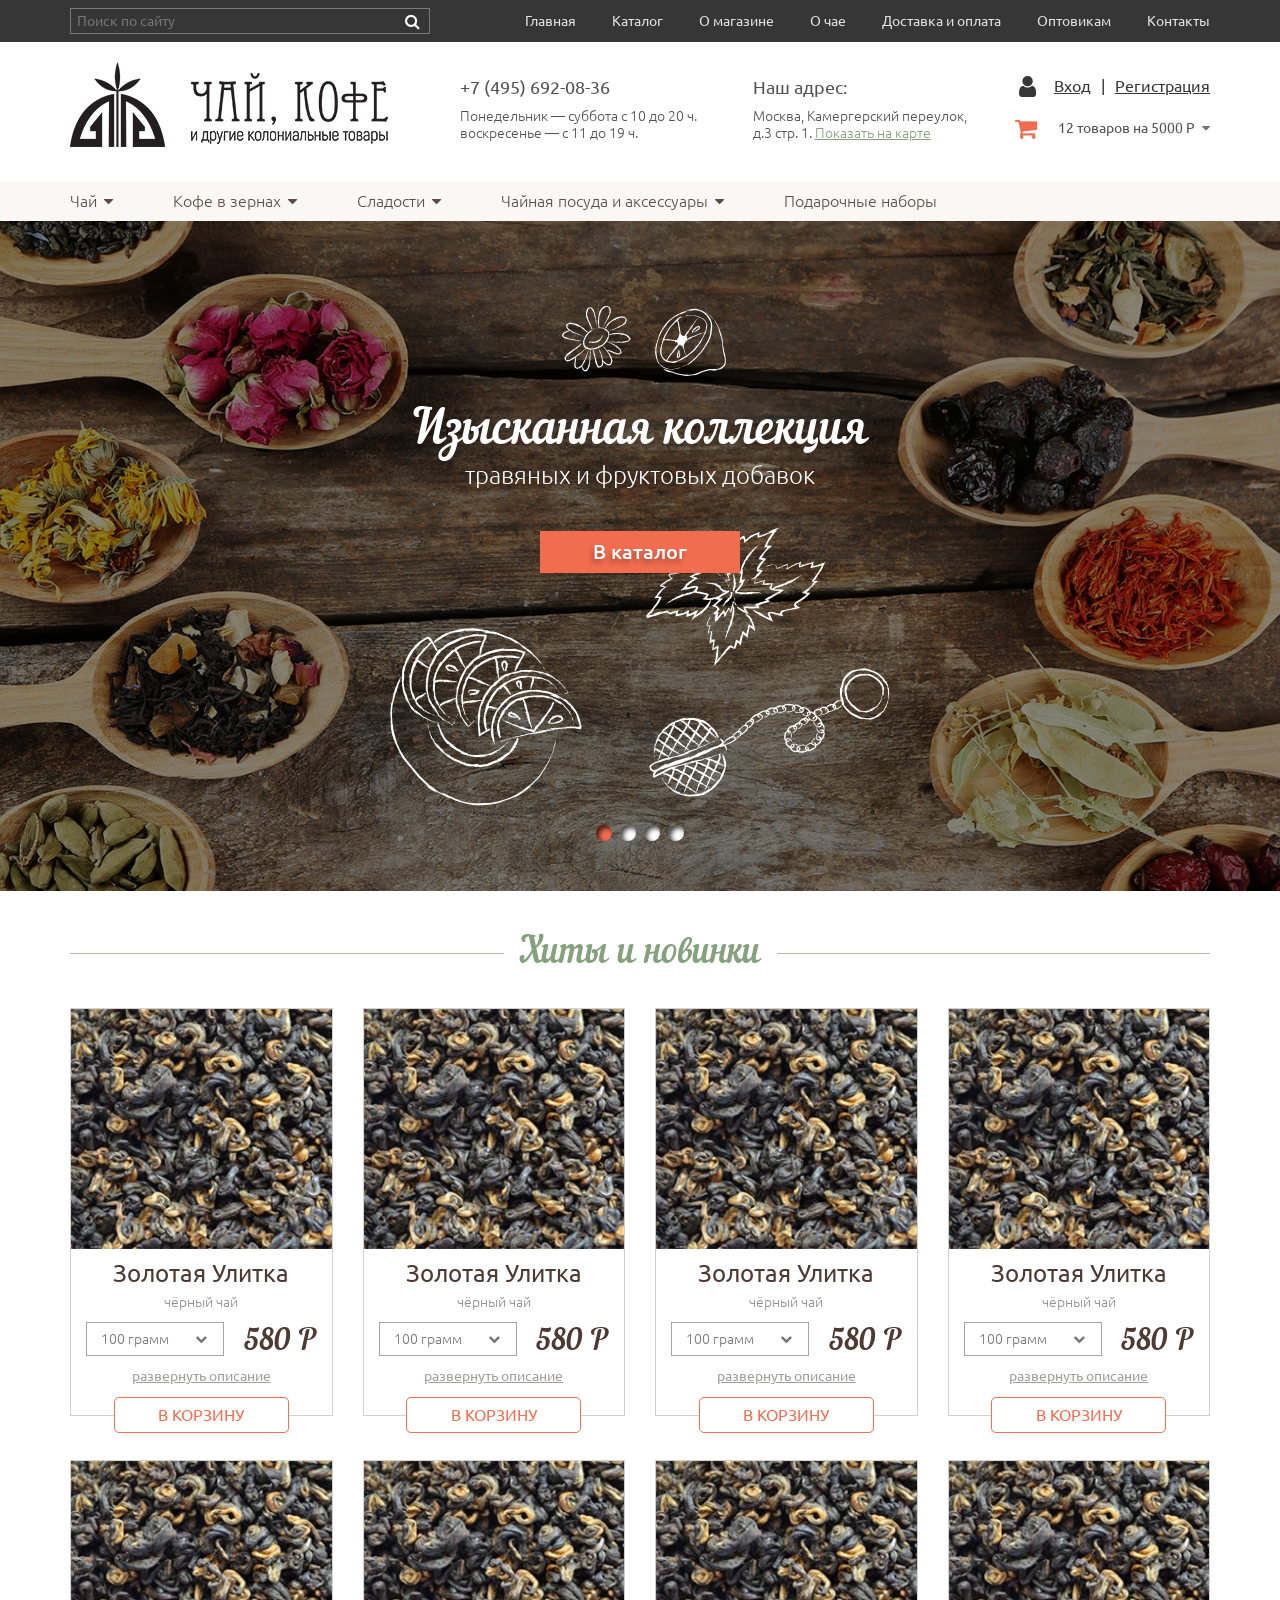
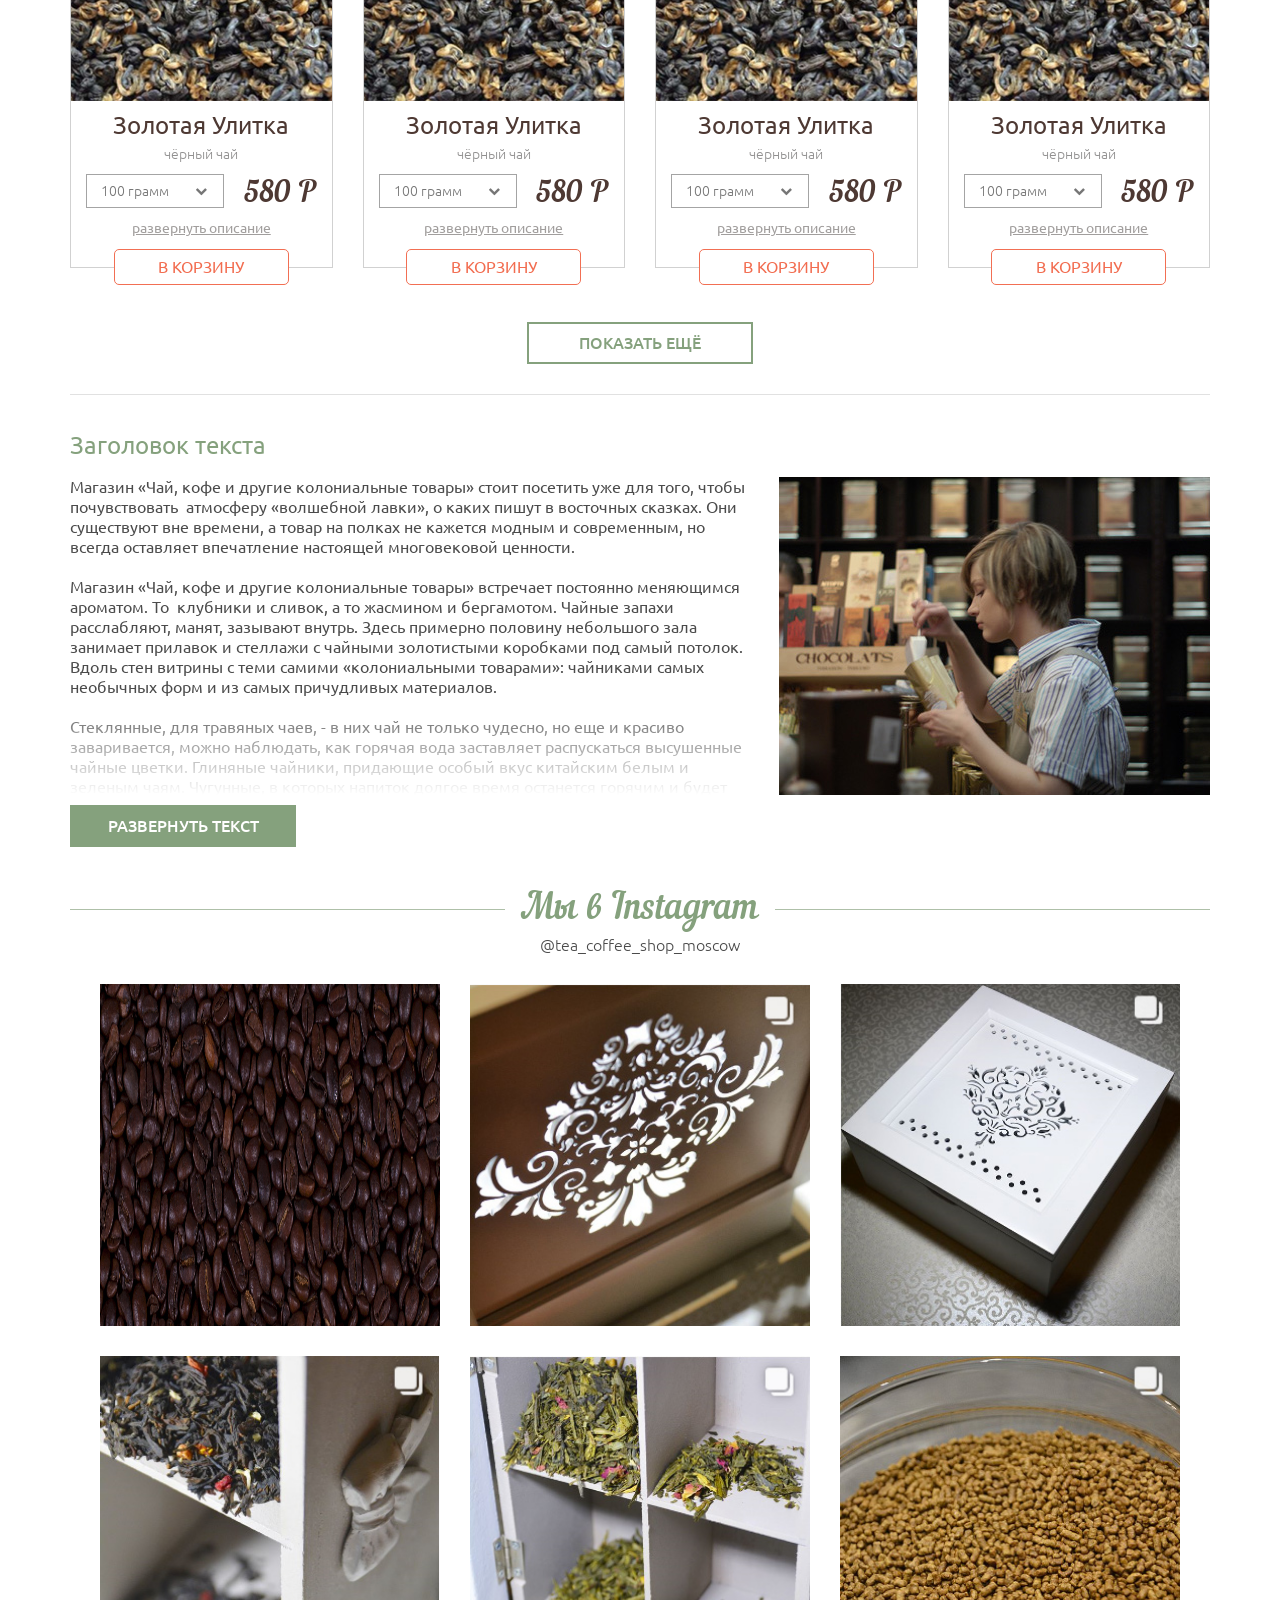
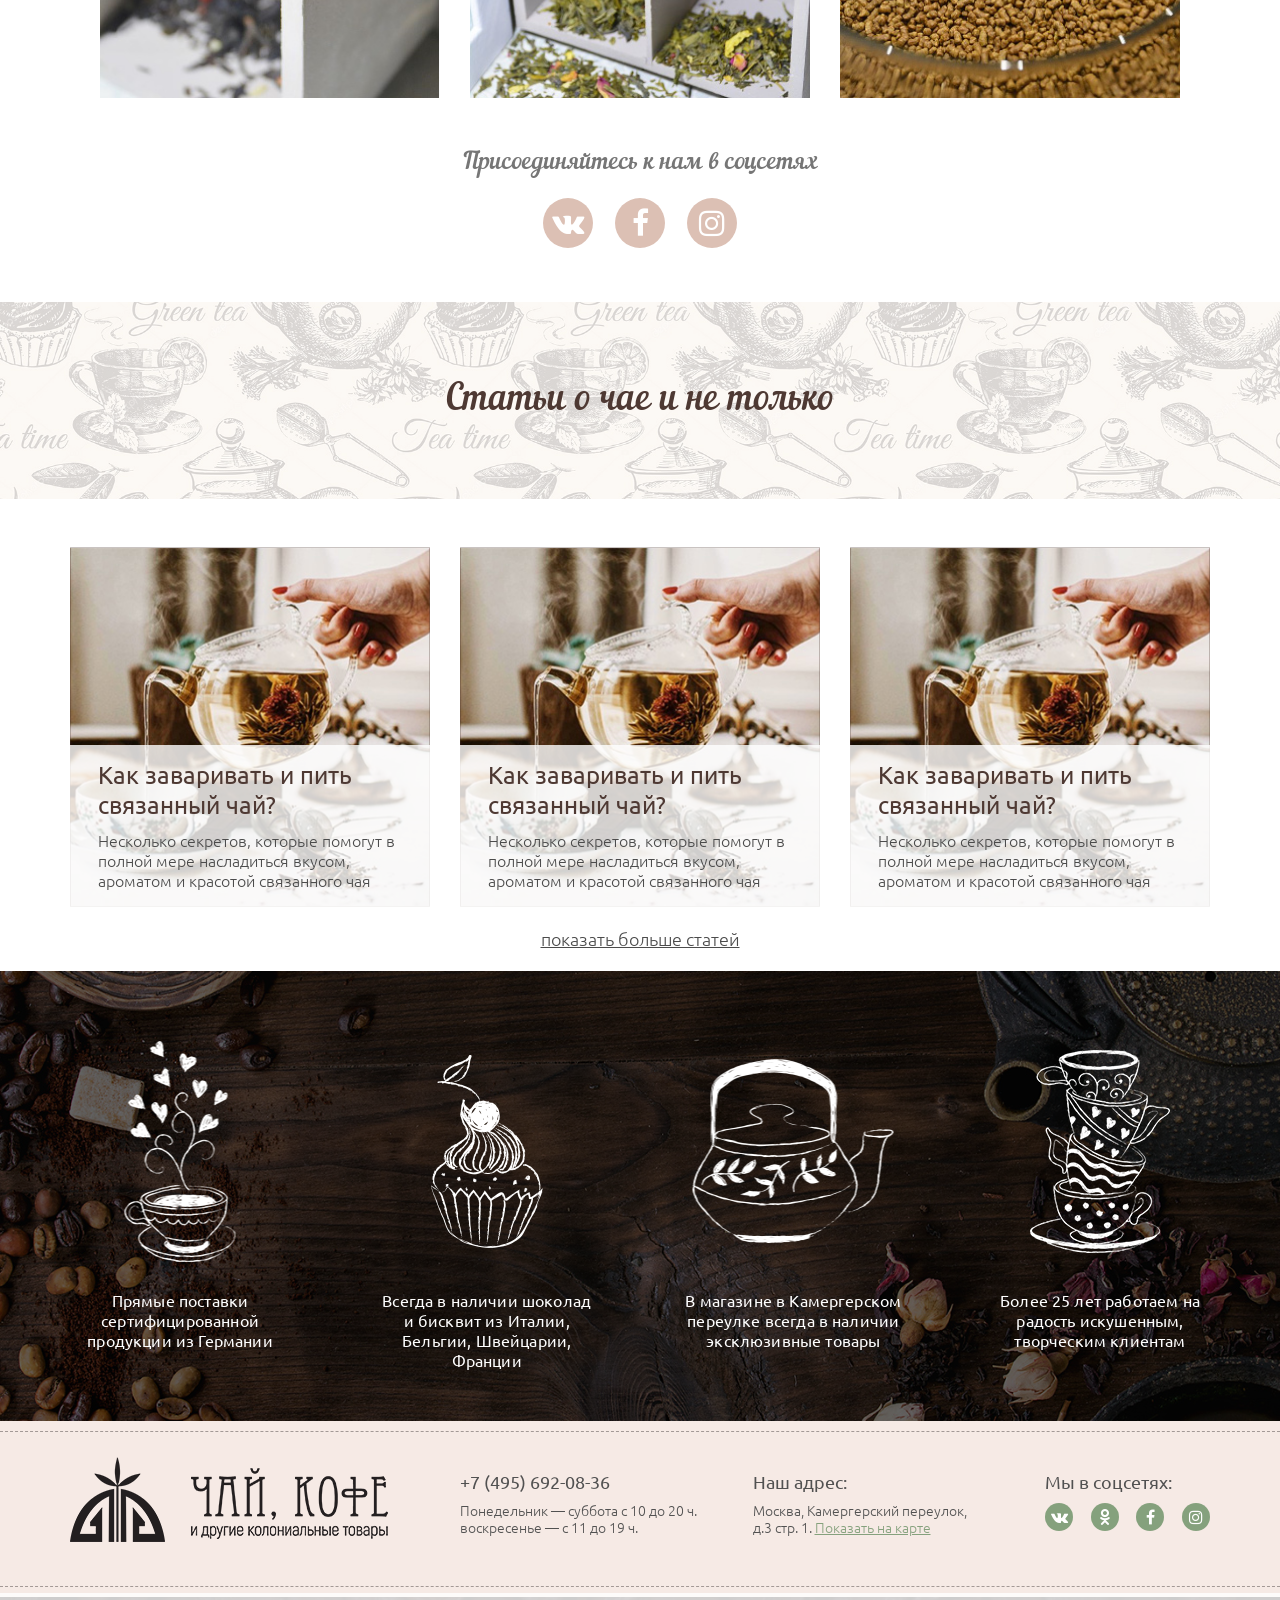
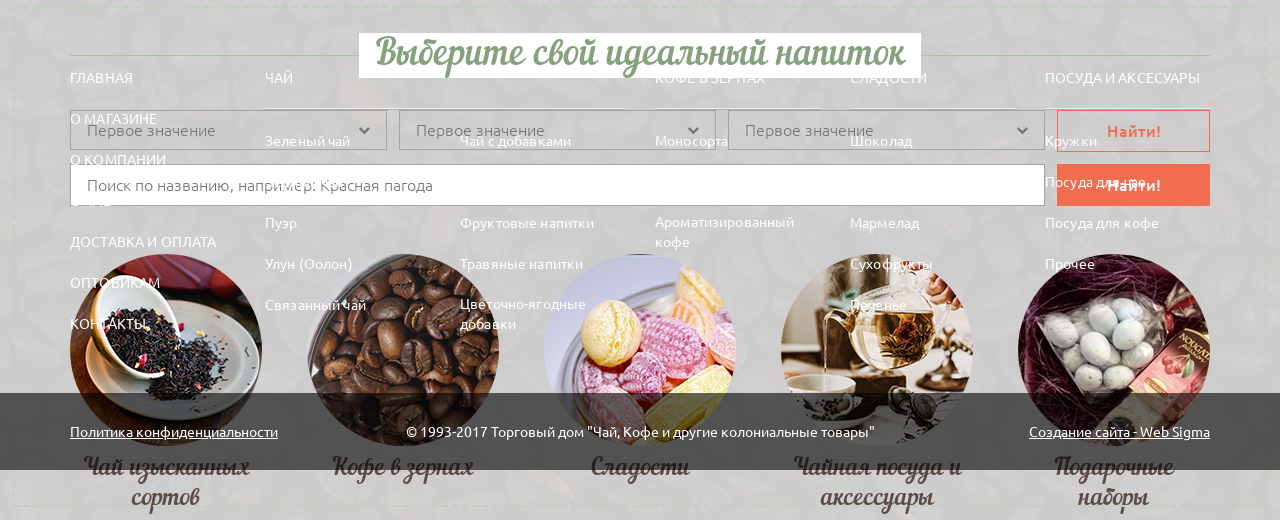
<file: app/index.html>
<!DOCTYPE html>
<html lang="ru">
<head>
	<meta charset="UTF-8">

	<title>Заголовок</title>
<!--
	<link rel="shortcut icon" href="img/favicon/favicon.ico" type="image/x-icon">
	<link rel="icon" href="img/favicon/apple-touch-icon.png">
	<link rel="icon" sizes="72x72" href="img/favicon/apple-touch-icon-72x72.png">
	<link rel="icon" sizes="114x114" href="img/favicon/apple-touch-icon-114x114.png">
-->

	<meta http-equiv="X-UA-Compatible" content="IE=edge">
	<meta name="viewport" content="width=device-width, initial-scale=1">

	<!-- Styles -->
	<link rel="stylesheet" href="libs/bootstrap/bootstrap.min.css">
	<link rel="stylesheet" href="libs/font-awesome/css/font-awesome.min.css">
	<link rel="stylesheet" href="libs/OwlCarousel2/dist/assets/owl.carousel.min.css">
	<link rel="stylesheet" href="libs/OwlCarousel2/dist/assets/owl.theme.default.css">
	<link rel="stylesheet" href="libs/jquery-ui/jquery-ui.min.css">
	<link rel="stylesheet" href="css/fonts.css">
	<link rel="stylesheet" href="css/main.css">
	<link rel="stylesheet" href="css/media.css">
	<!-- End_Styles -->
</head>
<body>
	<header class="header header-mob">
		<div class="header-mob__top">
			<div class="container">
				<div class="row">
					<div class="col-md-12">
						<div class="header__mob-grid">
							<div class="header__mob-search">
								<a href="#" class="mob-search">
									<i class="fa fa-search" aria-hidden="true"></i>
								</a>
								<div class="mob-search__window">
									<input type="text" class="h-search__input" placeholder="Поиск по сайту">
								</div>
							</div>
							<div class="header__mob-menu">
								<a href="#" class="mob-menu__button">
									<i class="fa fa-bars" aria-hidden="true"></i>
								</a>
								<ul class="mob-menu">
									<li class="mob-menu__item">
										<a href="/" class="mob-menu__link">
											Главная
										</a>
									</li>
									<li class="mob-menu__item mob-menu__item-menu">
										<a href="#" class="mob-menu__link nohref">
											Каталог
										</a>
										<ul class="mob-menuSub">
											<li class="mob-menuSub__item">
												<a href="#" class="mob-menuSub__link">
													Пункт подменю
												</a>
											</li>
											<li class="mob-menuSub__item">
												<a href="#" class="mob-menuSub__link">
													Пункт подменю
												</a>
											</li>
											<li class="mob-menuSub__item">
												<a href="#" class="mob-menuSub__link">
													Пункт подменю
												</a>
											</li>
										</ul>
									</li>
									<li class="mob-menu__item">
										<a href="#" class="mob-menu__link">
											О магазине
										</a>
									</li>
									<li class="mob-menu__item">
										<a href="#" class="mob-menu__link">
											О чае
										</a>
									</li>
									<li class="mob-menu__item">
										<a href="#" class="mob-menu__link">
											Доставка и оплата
										</a>
									</li>
									<li class="mob-menu__item">
										<a href="#" class="mob-menu__link">
											Оптовикам
										</a>
									</li>
									<li class="mob-menu__item">
										<a href="#" class="mob-menu__link">
											Контакты
										</a>
									</li>
								</ul>
							</div>
							<div class="header__mob-logo">
								<a href="#" class="mob-logo">
									<img src="img/mob-logo.png" alt="Чай, кофе" class="mob-logo__img">
								</a>
							</div>
							<div class="header__mob-phone">
								<a href="tel:+74956920836" class="mob-phone">
									<i class="fa fa-phone-square" aria-hidden="true"></i>
								</a>
							</div>
							<div class="header__mob-map">
								<a href="#" class="mob-map">
									<i class="fa fa-map-marker" aria-hidden="true"></i>
								</a>
							</div>
							<div class="header__mob-basket">
								<a href="#" class="mob-basket">
									<span class="mob-basket__count">3</span>
									<i class="fa fa-shopping-cart" aria-hidden="true"></i>
								</a>
							</div>
						</div>
					</div>
				</div>
			</div>
		</div>
		<div class="header-mob__bottom">
			<div class="container">
				<div class="row">
					<div class="col-md-12">
						<div class="header__mob-catalogmenu">
							<a href="#" class="mob-catalogmenu__button">
								<span>Меню каталога</span>
							</a>
							<ul class="mob-catalogmenu">
								<li class="mob-catalogmenu__item mob-catalogmenu__item-menu">
									<a href="#" class="mob-catalogmenu__link nohref">
										Чай
									</a>
									<ul class="mob-catalogmenuSub">
										<li class="mob-catalogmenuSub__item">
											<a href="#" class="mob-catalogmenuSub__link">
												Шоколад
											</a>
										</li>
										<li class="mob-catalogmenuSub__item">
											<a href="#" class="mob-catalogmenuSub__link">
												Леденцы
											</a>
										</li>
										<li class="mob-catalogmenuSub__item">
											<a href="#" class="mob-catalogmenuSub__link">
												Мармелад
											</a>
										</li>
										<li class="mob-catalogmenuSub__item">
											<a href="#" class="mob-catalogmenuSub__link">
												Сухофрукты
											</a>
										</li>
										<li class="mob-catalogmenuSub__item">
											<a href="#" class="mob-catalogmenuSub__link">
												Печенье
											</a>
										</li>
									</ul>
								</li>
								<li class="mob-catalogmenu__item mob-catalogmenu__item-menu">
									<a href="#" class="mob-catalogmenu__link nohref">
										Кофе в зернах
									</a>
									<ul class="mob-catalogmenuSub">
										<li class="mob-catalogmenuSub__item">
											<a href="#" class="mob-catalogmenuSub__link">
												Шоколад
											</a>
										</li>
										<li class="mob-catalogmenuSub__item">
											<a href="#" class="mob-catalogmenuSub__link">
												Леденцы
											</a>
										</li>
										<li class="mob-catalogmenuSub__item">
											<a href="#" class="mob-catalogmenuSub__link">
												Мармелад
											</a>
										</li>
										<li class="mob-catalogmenuSub__item">
											<a href="#" class="mob-catalogmenuSub__link">
												Сухофрукты
											</a>
										</li>
										<li class="mob-catalogmenuSub__item">
											<a href="#" class="mob-catalogmenuSub__link">
												Печенье
											</a>
										</li>
									</ul>
								</li>
								<li class="mob-catalogmenu__item mob-catalogmenu__item-menu">
									<a href="#" class="mob-catalogmenu__link nohref">
										Сладости
									</a>
									<ul class="mob-catalogmenuSub">
										<li class="mob-catalogmenuSub__item">
											<a href="#" class="mob-catalogmenuSub__link">
												Шоколад
											</a>
										</li>
										<li class="mob-catalogmenuSub__item">
											<a href="#" class="mob-catalogmenuSub__link">
												Леденцы
											</a>
										</li>
										<li class="mob-catalogmenuSub__item">
											<a href="#" class="mob-catalogmenuSub__link">
												Мармелад
											</a>
										</li>
										<li class="mob-catalogmenuSub__item">
											<a href="#" class="mob-catalogmenuSub__link">
												Сухофрукты
											</a>
										</li>
										<li class="mob-catalogmenuSub__item">
											<a href="#" class="mob-catalogmenuSub__link">
												Печенье
											</a>
										</li>
									</ul>
								</li>
								<li class="mob-catalogmenu__item mob-catalogmenu__item-menu">
									<a href="#" class="mob-catalogmenu__link nohref">
										Чайная посуда и аксессуары
									</a>
									<ul class="mob-catalogmenuSub">
										<li class="mob-catalogmenuSub__item">
											<a href="#" class="mob-catalogmenuSub__link">
												Шоколад
											</a>
										</li>
										<li class="mob-catalogmenuSub__item">
											<a href="#" class="mob-catalogmenuSub__link">
												Леденцы
											</a>
										</li>
										<li class="mob-catalogmenuSub__item">
											<a href="#" class="mob-catalogmenuSub__link">
												Мармелад
											</a>
										</li>
										<li class="mob-catalogmenuSub__item">
											<a href="#" class="mob-catalogmenuSub__link">
												Сухофрукты
											</a>
										</li>
										<li class="mob-catalogmenuSub__item">
											<a href="#" class="mob-catalogmenuSub__link">
												Печенье
											</a>
										</li>
									</ul>
								</li>
								<li class="mob-catalogmenu__item">
									<a href="#" class="mob-catalogmenu__link">
										Подарочные наборы
									</a>
								</li>
							</ul>
						</div>
					</div>
				</div>
			</div>
		</div>
	</header>
	<header class="header header-desktop">
		<div class="header__top">
			<div class="container">
				<div class="row">
					<div class="col-md-3 col-lg-4 col-sm-1">
						<div class="header__h-search">
							<a href="#" class="h-search__loop">
								<i class="fa fa-search" aria-hidden="true"></i>
							</a>
							<div class="h-search">
								<input type="text" class="h-search__input" placeholder="Поиск по сайту">
								<i class="fa fa-search" aria-hidden="true"></i>
							</div>
						</div>
					</div>
					<div class="col-md-9 col-lg-8 col-sm-11">
						<div class="header__h-nav">
							<ul class="h-nav">
								<li class="h-nav__item">
									<a href="#" class="h-nav__link">
										Главная
									</a>
								</li>
								<li class="h-nav__item">
									<a href="#" class="h-nav__link">
										Каталог
									</a>
								</li>
								<li class="h-nav__item">
									<a href="#" class="h-nav__link">
										О магазине
									</a>
								</li>
								<li class="h-nav__item">
									<a href="#" class="h-nav__link">
										О чае
									</a>
								</li>
								<li class="h-nav__item">
									<a href="#" class="h-nav__link">
										Доставка и оплата
									</a>
								</li>
								<li class="h-nav__item">
									<a href="#" class="h-nav__link">
										Оптовикам
									</a>
								</li>
								<li class="h-nav__item">
									<a href="#" class="h-nav__link">
										Контакты
									</a>
								</li>
							</ul>
						</div>
					</div>
				</div>
			</div>
		</div>
		<div class="header__center">
			<div class="container">
				<div class="row">
					<div class="col-lg-4 col-md-4 col-sm-4">
						<div class="header__h-logo">
							<a href="/" class="h-logo">
								<img src="img/h-logo.png" alt="Чай, кофе и другие колониальные товары" class="h-logo__img">
							</a>
						</div>
					</div>
					<div class="col-md-3 col-sm-3">
						<div class="header__h-schedule">
							<div class="h-schedule">
								<b class="h-schedule__phone">
									+7 (495) 692-08-36
								</b>
								<p class="h-schedule__description">
									<span class="h-schedule__description-val1">Понедельник — суббота</span> с 10 до 20 ч.<br><span class="h-schedule__description-val2">воскресенье</span> — с 11 до 19 ч.
								</p>
							</div>
						</div>
					</div>
					<div class="col-md-3 col-sm-3">
						<div class="header__h-addr">
							<div class="h-addr">
								<b class="h-schedule__phone h-addr__title">
									Наш адрес:
								</b>
								<p class="h-schedule__description h-addr__desription">
									Москва, Камергерский переулок,<br>д.3 стр. 1. <a href="#" class="h-addr__link">Показать на карте</a>
								</p>
							</div>
						</div>
					</div>
					<div class="col-md-2 col-sm-2">
						<div class="header__h-profil">
							<div class="h-profil">
								<div class="h-profil__top">
									<a href="#" class="h-profil__link">Вход</a>
									<i class="h-profil__and">
										|
									</i>
									<a href="#" class="h-profil__link h-profil__link-last">Регистрация</a>
									<i class="fa fa-user" aria-hidden="true"></i>
								</div>
								<div class="h-profil__bottom">
									<span class="h-profil__corz">
										12 <span>товаров на 5000 Р</span>
									</span>
									<i class="fa fa-shopping-cart" aria-hidden="true"></i>
									<div class="h-profilPopup">
										<div class="h-profilPopup__list">
											<div class="h-profilPopup__item-wrapper">
												<div class="h-profilPopup__item">
													<a href="#" class="h-profilPopup__close">
														<i class="fa fa-times" aria-hidden="true"></i>
													</a>
													<div class="h-profilPopup__photo">
														<img src="img/item/1.jpg" alt="prod" class="h-profilPopup__img">
													</div>
													<div class="h-profilPopup__description">
														<h2 class="h-profilPopup__title">
															Золотая улитка
														</h2>
														<span class="h-profilPopup__cat">
															чорный чай
														</span>
														<div class="h-profilPopup__row">
															<select class="selectmenu" name="" id="">
																<option>100 грамм</option>
																<option>200 грамм</option>
																<option>300 грамм</option>
															</select>
															<div class="h-profilPopup__price">
																580
															</div>
														</div>
													</div>
												</div>
											</div>
											<div class="h-profilPopup__item-wrapper">
												<div class="h-profilPopup__item">
													<a href="#" class="h-profilPopup__close">
														<i class="fa fa-times" aria-hidden="true"></i>
													</a>
													<div class="h-profilPopup__photo">
														<img src="img/item/1.jpg" alt="prod" class="h-profilPopup__img">
													</div>
													<div class="h-profilPopup__description">
														<h2 class="h-profilPopup__title">
															Золотая улитка
														</h2>
														<span class="h-profilPopup__cat">
															чорный чай
														</span>
														<div class="h-profilPopup__row">
															<select class="selectmenu" name="" id="">
																<option>100 грамм</option>
																<option>200 грамм</option>
																<option>300 грамм</option>
															</select>
															<div class="h-profilPopup__price">
																580
															</div>
														</div>
													</div>
												</div>
											</div>
											<div class="h-profilPopup__item-wrapper">
												<div class="h-profilPopup__item">
													<a href="#" class="h-profilPopup__close">
														<i class="fa fa-times" aria-hidden="true"></i>
													</a>
													<div class="h-profilPopup__photo">
														<img src="img/item/1.jpg" alt="prod" class="h-profilPopup__img">
													</div>
													<div class="h-profilPopup__description">
														<h2 class="h-profilPopup__title">
															Золотая улитка
														</h2>
														<span class="h-profilPopup__cat">
															чорный чай
														</span>
														<div class="h-profilPopup__row">
															<select class="selectmenu" name="" id="">
																<option>100 грамм</option>
																<option>200 грамм</option>
																<option>300 грамм</option>
															</select>
															<div class="h-profilPopup__price">
																580
															</div>
														</div>
													</div>
												</div>
											</div>
										</div>
										<div class="h-profilPopup__bottom">
											<div class="h-profilPopup__sum">
												Итого к оплате: <span>1740</span>
											</div>
											<a href="#" class="btn h-profilPopup__button">
												Оформить заказ
											</a>
										</div>
									</div>
								</div>
							</div>
						</div>
					</div>
				</div>
			</div>
		</div>
		<div class="header__bottom">
			<div class="container">
				<div class="row">
					<div class="col-md-12">
						<div class="header__h-catalog">
							<ul class="h-catalog">
								<li class="h-catalog__item">
									<a href="#" class="h-catalog__link">
										Чай
									</a>
									<ul class="h-catalog-sub">
										<li class="h-catalog-sub__item">
											<a href="#" class="h-catalog-sub__link">
												Зеленый чай
											</a>
										</li>
										<li class="h-catalog-sub__item">
											<a href="#" class="h-catalog-sub__link">
												Черный чай
											</a>
										</li>
										<li class="h-catalog-sub__item">
											<a href="#" class="h-catalog-sub__link">
												Пуэр
											</a>
										</li>
										<li class="h-catalog-sub__item">
											<a href="#" class="h-catalog-sub__link">
												Улун (Оолон)
											</a>
										</li>
										<li class="h-catalog-sub__item">
											<a href="#" class="h-catalog-sub__link">
												Связанный чай
											</a>
										</li>
										<li class="h-catalog-sub__item">
											<a href="#" class="h-catalog-sub__link">
												Чай с добавками
											</a>
										</li>
										<li class="h-catalog-sub__item">
											<a href="#" class="h-catalog-sub__link">
												Чайные напитки
											</a>
										</li>
										<li class="h-catalog-sub__item">
											<a href="#" class="h-catalog-sub__link">
												Фруктовые напитки
											</a>
										</li>
										<li class="h-catalog-sub__item">
											<a href="#" class="h-catalog-sub__link">
												Травяные напитки
											</a>
										</li>
										<li class="h-catalog-sub__item">
											<a href="#" class="h-catalog-sub__link">
												Цветочно-ягодные добавки
											</a>
										</li>
									</ul>
								</li>
								<li class="h-catalog__item">
									<a href="#" class="h-catalog__link">
										Кофе в зернах
									</a>
									<ul class="h-catalog-sub">
										<li class="h-catalog-sub__item">
											<a href="#" class="h-catalog-sub__link">
												Моносорта
											</a>
										</li>
										<li class="h-catalog-sub__item">
											<a href="#" class="h-catalog-sub__link">
												Экспрессо смеси
											</a>
										</li>
										<li class="h-catalog-sub__item">
											<a href="#" class="h-catalog-sub__link">
												Ароматизированный кофе
											</a>
										</li>
									</ul>
								</li>
								<li class="h-catalog__item">
									<a href="#" class="h-catalog__link">
										Сладости
									</a>
									<ul class="h-catalog-sub">
										<li class="h-catalog-sub__item">
											<a href="#" class="h-catalog-sub__link">
												Шоколад
											</a>
										</li>
										<li class="h-catalog-sub__item">
											<a href="#" class="h-catalog-sub__link">
												Леденцы
											</a>
										</li>
										<li class="h-catalog-sub__item">
											<a href="#" class="h-catalog-sub__link">
												Мармелад
											</a>
										</li>
										<li class="h-catalog-sub__item">
											<a href="#" class="h-catalog-sub__link">
												Сухофрукты
											</a>
										</li>
										<li class="h-catalog-sub__item">
											<a href="#" class="h-catalog-sub__link">
												Печенье
											</a>
										</li>
									</ul>
								</li>
								<li class="h-catalog__item">
									<a href="#" class="h-catalog__link">
										Чайная посуда и аксессуары
									</a>
									<ul class="h-catalog-sub">
										<li class="h-catalog-sub__item">
											<a href="#" class="h-catalog-sub__link">
												Кружки
											</a>
										</li>
										<li class="h-catalog-sub__item">
											<a href="#" class="h-catalog-sub__link">
												Посуда для чая
											</a>
										</li>
										<li class="h-catalog-sub__item">
											<a href="#" class="h-catalog-sub__link">
												Посуда для кофе
											</a>
										</li>
										<li class="h-catalog-sub__item">
											<a href="#" class="h-catalog-sub__link">
												Прочее
											</a>
										</li>
									</ul>
								</li>
								<li class="h-catalog__item">
									<a href="#" class="h-catalog__link">
										Подарочные наборы
									</a>
								</li>
							</ul>
						</div>
					</div>
				</div>
			</div>
		</div>
	</header>
	<div class="page">
		<div class="page__p-slider">
			<div class="p-slider owl-carousel">
				<div class="p-slider__item" style="background-image: url(img/slider/1.jpg);">
					<div class="p-slider__block" style="background-image: url(img/slider/patern.png);">
						<div class="container">
							<div class="row">
								<div class="col-md-12">
									<div class="p-slider__p-text">
										<h2 class="p-slider__title">
											Изысканная коллекция
										</h2>
										<p class="p-slider__description">
											травяных и фруктовых добавок
										</p>
										<a href="#" class="btn btn-red">
											В каталог
										</a>
									</div>
								</div>
							</div>
						</div>
					</div>
				</div>
				<div class="p-slider__item" style="background-image: url(img/slider/1.jpg);">
					<div class="p-slider__block" style="background-image: url(img/slider/patern.png);">
						<div class="container">
							<div class="row">
								<div class="col-md-12">
									<div class="p-slider__p-text">
										<h2 class="p-slider__title">
											Изысканная коллекция
										</h2>
										<p class="p-slider__description">
											травяных и фруктовых добавок
										</p>
										<a href="#" class="btn btn-red">
											В каталог
										</a>
									</div>
								</div>
							</div>
						</div>
					</div>
				</div>
				<div class="p-slider__item" style="background-image: url(img/slider/1.jpg);">
					<div class="p-slider__block" style="background-image: url(img/slider/patern.png);">
						<div class="container">
							<div class="row">
								<div class="col-md-12">
									<div class="p-slider__p-text">
										<h2 class="p-slider__title">
											Изысканная коллекция
										</h2>
										<p class="p-slider__description">
											травяных и фруктовых добавок
										</p>
										<a href="#" class="btn btn-red">
											В каталог
										</a>
									</div>
								</div>
							</div>
						</div>
					</div>
				</div>
				<div class="p-slider__item" style="background-image: url(img/slider/1.jpg);">
					<div class="p-slider__block" style="background-image: url(img/slider/patern.png);">
						<div class="container">
							<div class="row">
								<div class="col-md-12">
									<div class="p-slider__p-text">
										<h2 class="p-slider__title">
											Изысканная коллекция
										</h2>
										<p class="p-slider__description">
											травяных и фруктовых добавок
										</p>
										<a href="#" class="btn btn-red">
											В каталог
										</a>
									</div>
								</div>
							</div>
						</div>
					</div>
				</div>
			</div>
		</div>
		<div class="page__section page__section-bord">
			<div class="container">
				<div class="row">
					<div class="col-md-12">
						<div class="page__p-title">
							<h2 class="p-title">
								<span>Выберите свой идеальный напиток</span>
							</h2>
						</div>
					</div>
				</div>
				<div class="row">
					<div class="col-md-12">
						<div class="page__p-selectmenu">
							<div class="p-selectmenu p-selectmenu-top">
								<div class="p-selectmenu__item">
									<select class="selectmenu" name="" id="">
										<option>Первое значение</option>
										<option>Второе значение</option>
										<option>Третье значение</option>
									</select>
								</div>
								<div class="p-selectmenu__item">
									<select class="selectmenu" name="" id="">
										<option>Первое значение</option>
										<option>Второе значение</option>
										<option>Третье значение</option>
									</select>
								</div>
								<div class="p-selectmenu__item">
									<select class="selectmenu" name="" id="">
										<option>Первое значение</option>
										<option>Второе значение</option>
										<option>Третье значение</option>
									</select>
								</div>
								<div class="p-selectmenu__item">
									<a href="#" class="btn btn-small btn-trans">
										Найти!
									</a>
								</div>
							</div>
							<div class="p-selectmenu p-selectmenu-bottom">
								<div class="p-selectmenu__item">
									<input type="text" class="p-selectmenu__input" placeholder="Поиск по названию, например: Красная пагода">
								</div>
								<div class="p-selectmenu__item">
									<a href="#" class="btn btn-small">
										Найти!
									</a>
								</div>
							</div>
						</div>
					</div>
				</div>
				<div class="row">
					<div class="col-md-12">
						<div class="page__p-beverages">
							<div class="p-beverages">
								<div class="p-beverages__item">
									<a href="#" class="p-beverages__link">
										<div class="p-beverages__top">
											<img src="img/tea/1.jpg" alt="beverages" class="p-beverages__img">
										</div>
										<div class="p-beverages__bottom">
											<h2 class="p-beverages__title">
												Чай изысканных сортов
											</h2>
										</div>
									</a>
								</div>
								<div class="p-beverages__item">
									<a href="#" class="p-beverages__link">
										<div class="p-beverages__top">
											<img src="img/tea/2.jpg" alt="beverages" class="p-beverages__img">
										</div>
										<div class="p-beverages__bottom">
											<h2 class="p-beverages__title">
												Кофе в зернах
											</h2>
										</div>
									</a>
								</div>
								<div class="p-beverages__item">
									<a href="#" class="p-beverages__link">
										<div class="p-beverages__top">
											<img src="img/tea/3.jpg" alt="beverages" class="p-beverages__img">
										</div>
										<div class="p-beverages__bottom">
											<h2 class="p-beverages__title">
												Сладости
											</h2>
										</div>
									</a>
								</div>
								<div class="p-beverages__item">
									<a href="#" class="p-beverages__link">
										<div class="p-beverages__top">
											<img src="img/tea/4.jpg" alt="beverages" class="p-beverages__img">
										</div>
										<div class="p-beverages__bottom">
											<h2 class="p-beverages__title">
												Чайная посуда и аксессуары
											</h2>
										</div>
									</a>
								</div>
								<div class="p-beverages__item">
									<a href="#" class="p-beverages__link">
										<div class="p-beverages__top">
											<img src="img/tea/5.jpg" alt="beverages" class="p-beverages__img">
										</div>
										<div class="p-beverages__bottom">
											<h2 class="p-beverages__title">
												Подарочные наборы
											</h2>
										</div>
									</a>
								</div>
							</div>
						</div>
					</div>
				</div>
			</div>
		</div>
		<div class="page__section">
			<div class="container">
				<div class="row">
					<div class="col-md-12">
						<div class="page__p-title">
							<h2 class="p-title">
								<span>Хиты и новинки</span>
							</h2>
						</div>
					</div>
				</div>
				<div class="row">
					<div class="col-md-3 col-sm-3">
						<div class="page__p-item">
							<div class="p-item">
								<div class="p-item__top">
									<img src="img/item/1.jpg" alt="img" class="p-item__img">
								</div>
								<div class="p-item__bottom">
									<h2 class="p-item__title">
										Золотая Улитка
									</h2>
									<span class="p-item__cat">
										чёрный чай
									</span>
									<div class="p-item__row">
										<select class="selectmenu" name="" id="">
											<option>100 грамм</option>
											<option>200 грамм</option>
											<option>300 грамм</option>
										</select>
										<div class="p-item__price">
											580
										</div>
									</div>
									<div class="p-item__description">
										<p>
											Этот чай составлен из почек, первых и вторых листочков. Цвет листьев медный и темно-коричневый. Благородный коньячный цвет настоя имеет полный сложный аромат, в котором слышатся тона сухофруктов и тропических цветов. 
										</p>
									</div>
									<div style="text-align: center">
										<a href="#" class="p-item__more p-item__more-on">
											развернуть описание
										</a>
										<a href="#" class="p-item__more p-item__more-off">
											свернуть описание
										</a>
									</div>
									<a href="#" class="p-item__button">
										В корзину
									</a>
								</div>
							</div>
						</div>
					</div>
					<div class="col-md-3 col-sm-3">
						<div class="page__p-item">
							<div class="p-item">
								<div class="p-item__top">
									<img src="img/item/1.jpg" alt="img" class="p-item__img">
								</div>
								<div class="p-item__bottom">
									<h2 class="p-item__title">
										Золотая Улитка
									</h2>
									<span class="p-item__cat">
										чёрный чай
									</span>
									<div class="p-item__row">
										<select class="selectmenu" name="" id="">
											<option>100 грамм</option>
											<option>200 грамм</option>
											<option>300 грамм</option>
										</select>
										<div class="p-item__price">
											580
										</div>
									</div>
									<div class="p-item__description">
										<p>
											Этот чай составлен из почек, первых и вторых листочков. Цвет листьев медный и темно-коричневый. Благородный коньячный цвет настоя имеет полный сложный аромат, в котором слышатся тона сухофруктов и тропических цветов. 
										</p>
									</div>
									<div style="text-align: center">
										<a href="#" class="p-item__more p-item__more-on">
											развернуть описание
										</a>
										<a href="#" class="p-item__more p-item__more-off">
											свернуть описание
										</a>
									</div>
									<a href="#" class="p-item__button">
										В корзину
									</a>
								</div>
							</div>
						</div>
					</div>
					<div class="col-md-3 col-sm-3">
						<div class="page__p-item">
							<div class="p-item">
								<div class="p-item__top">
									<img src="img/item/1.jpg" alt="img" class="p-item__img">
								</div>
								<div class="p-item__bottom">
									<h2 class="p-item__title">
										Золотая Улитка
									</h2>
									<span class="p-item__cat">
										чёрный чай
									</span>
									<div class="p-item__row">
										<select class="selectmenu" name="" id="">
											<option>100 грамм</option>
											<option>200 грамм</option>
											<option>300 грамм</option>
										</select>
										<div class="p-item__price">
											580
										</div>
									</div>
									<div class="p-item__description">
										<p>
											Этот чай составлен из почек, первых и вторых листочков. Цвет листьев медный и темно-коричневый. Благородный коньячный цвет настоя имеет полный сложный аромат, в котором слышатся тона сухофруктов и тропических цветов. 
										</p>
									</div>
									<div style="text-align: center">
										<a href="#" class="p-item__more p-item__more-on">
											развернуть описание
										</a>
										<a href="#" class="p-item__more p-item__more-off">
											свернуть описание
										</a>
									</div>
									<a href="#" class="p-item__button">
										В корзину
									</a>
								</div>
							</div>
						</div>
					</div>
					<div class="col-md-3 col-sm-3">
						<div class="page__p-item">
							<div class="p-item">
								<div class="p-item__top">
									<img src="img/item/1.jpg" alt="img" class="p-item__img">
								</div>
								<div class="p-item__bottom">
									<h2 class="p-item__title">
										Золотая Улитка
									</h2>
									<span class="p-item__cat">
										чёрный чай
									</span>
									<div class="p-item__row">
										<select class="selectmenu" name="" id="">
											<option>100 грамм</option>
											<option>200 грамм</option>
											<option>300 грамм</option>
										</select>
										<div class="p-item__price">
											580
										</div>
									</div>
									<div class="p-item__description">
										<p>
											Этот чай составлен из почек, первых и вторых листочков. Цвет листьев медный и темно-коричневый. Благородный коньячный цвет настоя имеет полный сложный аромат, в котором слышатся тона сухофруктов и тропических цветов. 
										</p>
									</div>
									<div style="text-align: center">
										<a href="#" class="p-item__more p-item__more-on">
											развернуть описание
										</a>
										<a href="#" class="p-item__more p-item__more-off">
											свернуть описание
										</a>
									</div>
									<a href="#" class="p-item__button">
										В корзину
									</a>
								</div>
							</div>
						</div>
					</div>
					<div class="col-md-3 col-sm-3">
						<div class="page__p-item">
							<div class="p-item">
								<div class="p-item__top">
									<img src="img/item/1.jpg" alt="img" class="p-item__img">
								</div>
								<div class="p-item__bottom">
									<h2 class="p-item__title">
										Золотая Улитка
									</h2>
									<span class="p-item__cat">
										чёрный чай
									</span>
									<div class="p-item__row">
										<select class="selectmenu" name="" id="">
											<option>100 грамм</option>
											<option>200 грамм</option>
											<option>300 грамм</option>
										</select>
										<div class="p-item__price">
											580
										</div>
									</div>
									<div class="p-item__description">
										<p>
											Этот чай составлен из почек, первых и вторых листочков. Цвет листьев медный и темно-коричневый. Благородный коньячный цвет настоя имеет полный сложный аромат, в котором слышатся тона сухофруктов и тропических цветов. 
										</p>
									</div>
									<div style="text-align: center">
										<a href="#" class="p-item__more p-item__more-on">
											развернуть описание
										</a>
										<a href="#" class="p-item__more p-item__more-off">
											свернуть описание
										</a>
									</div>
									<a href="#" class="p-item__button">
										В корзину
									</a>
								</div>
							</div>
						</div>
					</div>
					<div class="col-md-3 col-sm-3">
						<div class="page__p-item">
							<div class="p-item">
								<div class="p-item__top">
									<img src="img/item/1.jpg" alt="img" class="p-item__img">
								</div>
								<div class="p-item__bottom">
									<h2 class="p-item__title">
										Золотая Улитка
									</h2>
									<span class="p-item__cat">
										чёрный чай
									</span>
									<div class="p-item__row">
										<select class="selectmenu" name="" id="">
											<option>100 грамм</option>
											<option>200 грамм</option>
											<option>300 грамм</option>
										</select>
										<div class="p-item__price">
											580
										</div>
									</div>
									<div class="p-item__description">
										<p>
											Этот чай составлен из почек, первых и вторых листочков. Цвет листьев медный и темно-коричневый. Благородный коньячный цвет настоя имеет полный сложный аромат, в котором слышатся тона сухофруктов и тропических цветов. 
										</p>
									</div>
									<div style="text-align: center">
										<a href="#" class="p-item__more p-item__more-on">
											развернуть описание
										</a>
										<a href="#" class="p-item__more p-item__more-off">
											свернуть описание
										</a>
									</div>
									<a href="#" class="p-item__button">
										В корзину
									</a>
								</div>
							</div>
						</div>
					</div>
					<div class="col-md-3 col-sm-3">
						<div class="page__p-item">
							<div class="p-item">
								<div class="p-item__top">
									<img src="img/item/1.jpg" alt="img" class="p-item__img">
								</div>
								<div class="p-item__bottom">
									<h2 class="p-item__title">
										Золотая Улитка
									</h2>
									<span class="p-item__cat">
										чёрный чай
									</span>
									<div class="p-item__row">
										<select class="selectmenu" name="" id="">
											<option>100 грамм</option>
											<option>200 грамм</option>
											<option>300 грамм</option>
										</select>
										<div class="p-item__price">
											580
										</div>
									</div>
									<div class="p-item__description">
										<p>
											Этот чай составлен из почек, первых и вторых листочков. Цвет листьев медный и темно-коричневый. Благородный коньячный цвет настоя имеет полный сложный аромат, в котором слышатся тона сухофруктов и тропических цветов. 
										</p>
									</div>
									<div style="text-align: center">
										<a href="#" class="p-item__more p-item__more-on">
											развернуть описание
										</a>
										<a href="#" class="p-item__more p-item__more-off">
											свернуть описание
										</a>
									</div>
									<a href="#" class="p-item__button">
										В корзину
									</a>
								</div>
							</div>
						</div>
					</div>
					<div class="col-md-3 col-sm-3">
						<div class="page__p-item">
							<div class="p-item">
								<div class="p-item__top">
									<img src="img/item/1.jpg" alt="img" class="p-item__img">
								</div>
								<div class="p-item__bottom">
									<h2 class="p-item__title">
										Золотая Улитка
									</h2>
									<span class="p-item__cat">
										чёрный чай
									</span>
									<div class="p-item__row">
										<select class="selectmenu" name="" id="">
											<option>100 грамм</option>
											<option>200 грамм</option>
											<option>300 грамм</option>
										</select>
										<div class="p-item__price">
											580
										</div>
									</div>
									<div class="p-item__description">
										<p>
											Этот чай составлен из почек, первых и вторых листочков. Цвет листьев медный и темно-коричневый. Благородный коньячный цвет настоя имеет полный сложный аромат, в котором слышатся тона сухофруктов и тропических цветов. 
										</p>
									</div>
									<div style="text-align: center">
										<a href="#" class="p-item__more p-item__more-on">
											развернуть описание
										</a>
										<a href="#" class="p-item__more p-item__more-off">
											свернуть описание
										</a>
									</div>
									<a href="#" class="p-item__button">
										В корзину
									</a>
								</div>
							</div>
						</div>
					</div>
				</div>
				<div class="row">
					<div class="col-md-12">
						<div class="page__p-morebtn" style="border-bottom: 1px solid #e1e1e1; padding-bottom: 30px;">
							<a href="#" class="p-morebtn">
								Показать ещё
							</a>
						</div>
					</div>
				</div>
			</div>
		</div>
		<div class="page__section page__section-text">
			<div class="container">
				<div class="row">
					<div class="col-md-12">
						<div class="page__p-text page__p-text-hide">
							<div class="p-text">
								<h2>
									Заголовок текста
								</h2><br>
								<div class="p-text__img">
									<img src="img/test.jpg" alt="alt">
								</div>
								<p>
									Магазин «Чай, кофе и другие колониальные товары» стоит посетить уже для того, чтобы почувствовать  атмосферу «волшебной лавки», о каких пишут в восточных сказках. Они существуют вне времени, а товар на полках не кажется модным и современным, но всегда оставляет впечатление настоящей многовековой ценности.<br><br>Магазин «Чай, кофе и другие колониальные товары» встречает постоянно меняющимся ароматом. То  клубники и сливок, а то жасмином и бергамотом. Чайные запахи расслабляют, манят, зазывают внутрь. Здесь примерно половину небольшого зала занимает прилавок и стеллажи с чайными золотистыми коробками под самый потолок. Вдоль стен витрины с теми самими «колониальными товарами»: чайниками самых необычных форм и из самых причудливых материалов.<br><br>Стеклянные, для травяных чаев, - в них чай не только чудесно, но еще и красиво заваривается, можно наблюдать, как горячая вода заставляет распускаться высушенные чайные цветки. Глиняные чайники, придающие особый вкус китайским белым и зеленым чаям. Чугунные, в которых напиток долгое время останется горячим и будет согревать своим теплом. Стены бутика увешаны фотографиями чайных плантаций, чтобы покупатели могли увидеть те прекрасные места – родину того или иного сорта.<br><br>Магазин «Чай, кофе и другие колониальные товары» стоит посетить уже для того, чтобы почувствовать  атмосферу «волшебной лавки», о каких пишут в восточных сказках. Они существуют вне времени, а товар на полках не кажется модным и современным, но всегда оставляет впечатление настоящей многовековой ценности.<br><br>Магазин «Чай, кофе и другие колониальные товары» встречает постоянно меняющимся ароматом. То  клубники и сливок, а то жасмином и бергамотом. Чайные запахи расслабляют, манят, зазывают внутрь. Здесь примерно половину небольшого зала занимает прилавок и стеллажи с чайными золотистыми коробками под самый потолок. Вдоль стен витрины с теми самими «колониальными товарами»: чайниками самых необычных форм и из самых причудливых материалов.<br><br>Стеклянные, для травяных чаев, - в них чай не только чудесно, но еще и красиво заваривается, можно наблюдать, как горячая вода заставляет распускаться высушенные чайные цветки. Глиняные чайники, придающие особый вкус китайским белым и зеленым чаям. Чугунные, в которых напиток долгое время останется горячим и будет согревать своим теплом. Стены бутика увешаны фотографиями чайных плантаций, чтобы покупатели могли увидеть те прекрасные места – родину того или иного сорта.
								</p>
							</div>
						</div>
					</div>
				</div>
				<div class="row">
					<div class="col-md-12">
						<div class="page__p-morebtn" style="text-align: left;">
							<a href="#" class="p-morebtn p-morebtn-trans p-morebtn__hidden">
								Развернуть текст
							</a>
						</div>
					</div>
				</div>
			</div>
		</div>
		<div class="page__section">
			<div class="container">
				<div class="row">
					<div class="col-md-12">
						<div class="page__p-title">
							<h2 class="p-title">
								<span>Мы в Instagram</span>
								<div class="p-title__addr">
									@tea_coffee_shop_moscow
								</div>
							</h2>
						</div>
					</div>
				</div>
				<div class="row">
					<div class="col-md-12">
						<div class="page__p-inst-sl">
							<div class="p-inst-sl owl-carousel">
								<div class="p-inst-sl__item">
									<a href="#" class="p-inst-sl__link">
										<img src="img/instagram/1.jpg" alt="alt" class="p-inst-sl__img">
									</a>
								</div>
								<div class="p-inst-sl__item">
									<a href="#" class="p-inst-sl__link">
										<img src="img/instagram/2.jpg" alt="alt" class="p-inst-sl__img">
									</a>
								</div>
								<div class="p-inst-sl__item">
									<a href="#" class="p-inst-sl__link">
										<img src="img/instagram/3.jpg" alt="alt" class="p-inst-sl__img">
									</a>
								</div>
								<div class="p-inst-sl__item">
									<a href="#" class="p-inst-sl__link">
										<img src="img/instagram/4.jpg" alt="alt" class="p-inst-sl__img">
									</a>
								</div>
								<div class="p-inst-sl__item">
									<a href="#" class="p-inst-sl__link">
										<img src="img/instagram/5.jpg" alt="alt" class="p-inst-sl__img">
									</a>
								</div>
								<div class="p-inst-sl__item">
									<a href="#" class="p-inst-sl__link">
										<img src="img/instagram/6.jpg" alt="alt" class="p-inst-sl__img">
									</a>
								</div>
							</div>
						</div>
						<div class="page__p-inst">
							<div class="p-inst">
								<a href="#" class="p-inst__link">
									<img src="img/cofe.jpg" alt="" class="p-inst__img">
								</a>
							</div>
							<div class="p-inst">
								<a href="#" class="p-inst__link">
									<img src="img/instagram/2.jpg" alt="" class="p-inst__img">
								</a>
							</div>
							<div class="p-inst">
								<a href="#" class="p-inst__link">
									<img src="img/instagram/3.jpg" alt="" class="p-inst__img">
								</a>
							</div>
							<div class="p-inst">
								<a href="#" class="p-inst__link">
									<img src="img/instagram/4.jpg" alt="" class="p-inst__img">
								</a>
							</div>
							<div class="p-inst">
								<a href="#" class="p-inst__link">
									<img src="img/instagram/5.jpg" alt="" class="p-inst__img">
								</a>
							</div>
							<div class="p-inst">
								<a href="#" class="p-inst__link">
									<img src="img/instagram/6.jpg" alt="" class="p-inst__img">
								</a>
							</div>
						</div>
					</div>
				</div>
				<div class="row">
					<div class="col-md-12">
						<div class="page__p-signup">
							<div class="p-signup">
								<div class="p-signup__title">
									Присоединяйтесь к нам в соцсетях
								</div>
								<ul class="p-signup__list">
									<li class="p-signup__item">
										<a href="#" class="p-signup__link">
											<i class="fa fa-vk" aria-hidden="true"></i>
										</a>
									</li>
									<li class="p-signup__item">
										<a href="#" class="p-signup__link">
											<i class="fa fa-facebook" aria-hidden="true"></i>
										</a>
									</li>
									<li class="p-signup__item">
										<a href="#" class="p-signup__link">
											<i class="fa fa-instagram" aria-hidden="true"></i>
										</a>
									</li>
								</ul>
							</div>
						</div>
					</div>
				</div>
			</div>
		</div>
		<div class="page__section page__section-bg" style="background-image: url(img/section-bg.jpg);">
			<div class="container">
				<div class="row">
					<div class="col-md-12">
						<div class="page__p-title" style="padding-bottom: 40px;">
							<h2 class="p-title p-title-bg">
								<span>Статьи о чае и не только</span>
							</h2>
						</div>
					</div>
				</div>
			</div>
		</div>
		<div class="page__section">
			<div class="container">
				<div class="row">
					<div class="col-md-4 col-sm-4">
						<div class="page__p-stat">
							<a href="#" class="p-stat" style="background-image: url(img/stat/1.jpg);">
								<div class="p-stat__bottom">
									<h2 class="p-stat__title">
										Как заваривать и пить связанный чай?
									</h2>
									<p class="p-stat__description">
										Несколько секретов, которые помогут в полной мере насладиться вкусом, ароматом и красотой связанного чая
									</p>
								</div>
							</a>
						</div>
					</div>
					<div class="col-md-4 col-sm-4">
						<div class="page__p-stat">
							<a href="#" class="p-stat" style="background-image: url(img/stat/1.jpg);">
								<div class="p-stat__bottom">
									<h2 class="p-stat__title">
										Как заваривать и пить связанный чай?
									</h2>
									<p class="p-stat__description">
										Несколько секретов, которые помогут в полной мере насладиться вкусом, ароматом и красотой связанного чая
									</p>
								</div>
							</a>
						</div>
					</div>
					<div class="col-md-4 col-sm-4">
						<div class="page__p-stat">
							<a href="#" class="p-stat" style="background-image: url(img/stat/1.jpg);">
								<div class="p-stat__bottom">
									<h2 class="p-stat__title">
										Как заваривать и пить связанный чай?
									</h2>
									<p class="p-stat__description">
										Несколько секретов, которые помогут в полной мере насладиться вкусом, ароматом и красотой связанного чая
									</p>
								</div>
							</a>
						</div>
					</div>
				</div>
				<div class="row">
					<div class="col-md-12">
						<div class="page__p-statmore">
							<a href="#" class="p-statmore">
								показать больше статей
							</a>
						</div>
					</div>
				</div>
			</div>
		</div>
		<div class="page__section page__section-more" style="background-image: url(img/more.jpg);">
			<div class="container">
				<div class="row">
					<div class="col-md-12">
						<div class="page__p-trigers p-trigers__pc">
							<div class="p-trigers">
								<div class="p-trigers__top">
									<img src="img/trigers/1.png" alt="img" class="p-trigers__img">
								</div>
								<div class="p-trigers__bottom">
									<span class="p-trigers__title">
										Прямые поставки сертифицированной продукции из Германии
									</span>
								</div>
							</div>
							<div class="p-trigers">
								<div class="p-trigers__top">
									<img src="img/trigers/2.png" alt="img" class="p-trigers__img">
								</div>
								<div class="p-trigers__bottom">
									<span class="p-trigers__title">
										Всегда в наличии шоколад и бисквит из Италии, Бельгии, Швейцарии, Франции
									</span>
								</div>
							</div>
							<div class="p-trigers">
								<div class="p-trigers__top">
									<img src="img/trigers/3.png" alt="img" class="p-trigers__img">
								</div>
								<div class="p-trigers__bottom">
									<span class="p-trigers__title">
										В магазине в Камергерском переулке всегда в наличии эксклюзивные товары
									</span>
								</div>
							</div>
							<div class="p-trigers">
								<div class="p-trigers__top">
									<img src="img/trigers/4.png" alt="img" class="p-trigers__img">
								</div>
								<div class="p-trigers__bottom">
									<span class="p-trigers__title">
										Более 25 лет работаем на радость искушенным, творческим клиентам
									</span>
								</div>
							</div>
						</div>
						<div class="page__p-trigers p-trigers__slider owl-carousel">
							<div class="p-trigers">
								<div class="p-trigers__top">
									<img src="img/trigers/1.png" alt="img" class="p-trigers__img">
								</div>
								<div class="p-trigers__bottom">
									<span class="p-trigers__title">
										Прямые поставки сертифицированной продукции из Германии
									</span>
								</div>
							</div>
							<div class="p-trigers">
								<div class="p-trigers__top">
									<img src="img/trigers/2.png" alt="img" class="p-trigers__img">
								</div>
								<div class="p-trigers__bottom">
									<span class="p-trigers__title">
										Всегда в наличии шоколад и бисквит из Италии, Бельгии, Швейцарии, Франции
									</span>
								</div>
							</div>
							<div class="p-trigers">
								<div class="p-trigers__top">
									<img src="img/trigers/3.png" alt="img" class="p-trigers__img">
								</div>
								<div class="p-trigers__bottom">
									<span class="p-trigers__title">
										В магазине в Камергерском переулке всегда в наличии эксклюзивные товары
									</span>
								</div>
							</div>
							<div class="p-trigers">
								<div class="p-trigers__top">
									<img src="img/trigers/4.png" alt="img" class="p-trigers__img">
								</div>
								<div class="p-trigers__bottom">
									<span class="p-trigers__title">
										Более 25 лет работаем на радость искушенным, творческим клиентам
									</span>
								</div>
							</div>
						</div>
					</div>
				</div>
			</div>
		</div>
	</div>
	<footer class="footer">
		<div class="footer__top">
			<div class="footer__top-border">
				<div class="container">
					<div class="row">
						<div class="col-md-4 col-sm-4">
							<div class="header__h-logo">
								<a href="/" class="h-logo">
									<img src="img/h-logo.png" alt="Чай, кофе и другие колониальные товары" class="h-logo__img">
								</a>
							</div>
							<div class="header__h-logo-mob">
								<a href="/" class="h-logo">
									<img src="img/f-mob-logo.png" alt="Чай, кофе и другие колониальные товары" class="h-logo__img">
								</a>
							</div>
						</div>
						<div class="col-md-3 col-sm-3">
							<div class="header__h-schedule">
								<div class="h-schedule">
									<b class="h-schedule__phone">
										+7 (495) 692-08-36
									</b>
									<p class="h-schedule__description">
										<span class="h-schedule__description-val1">Понедельник — суббота</span> с 10 до 20 ч.<br><span class="h-schedule__description-val2">воскресенье</span> — с 11 до 19 ч.
									</p>
								</div>
							</div>
						</div>
						<div class="col-md-3 col-sm-3">
							<div class="header__h-addr">
								<div class="h-addr">
									<b class="h-schedule__phone h-addr__title">
										Наш адрес:
									</b>
									<p class="h-schedule__description h-addr__desription">
										Москва, Камергерский переулок,<br>д.3 стр. 1. <a href="#" class="h-addr__link">Показать на карте</a>
									</p>
								</div>
							</div>
						</div>
						<div class="col-md-2 col-sm-2">
							<div class="footer__f-soc">
								<div class="f-soc">
									<b class="h-schedule__phone h-addr__title">
										Мы в соцсетях:
									</b>
									<ul class="f-soc__list">
										<li class="f-soc__item">
											<a href="#" class="f-soc__link">
												<i class="fa fa-vk" aria-hidden="true"></i>
											</a>
										</li>
										<li class="f-soc__item">
											<a href="#" class="f-soc__link">
												<i class="fa fa-odnoklassniki" aria-hidden="true"></i>
											</a>
										</li>
										<li class="f-soc__item">
											<a href="#" class="f-soc__link">
												<i class="fa fa-facebook" aria-hidden="true"></i>
											</a>
										</li>
										<li class="f-soc__item">
											<a href="#" class="f-soc__link">
												<i class="fa fa-instagram" aria-hidden="true"></i>
											</a>
										</li>
									</ul>
								</div>
							</div>
						</div>
					</div>
				</div>
			</div>
		</div>
		<div class="footer__center">
			<div class="page__section page__section-more" style="background-image: url(img/cofe.jpg);">
				<div class="container">
					<div class="row">
						<div class="col-md-2 col-xs-12 col-sm-3">
							<div class="footer__f-menu">
								<ul class="f-menu">
									<li class="f-menu__item">
										<a href="#" class="f-menu__link">
											Главная
										</a>
									</li>
									<li class="f-menu__item">
										<a href="#" class="f-menu__link">
											О магазине
										</a>
									</li>
									<li class="f-menu__item">
										<a href="#" class="f-menu__link">
											О компании
										</a>
									</li>
									<li class="f-menu__item">
										<a href="#" class="f-menu__link">
											О чае
										</a>
									</li>
									<li class="f-menu__item">
										<a href="#" class="f-menu__link">
											Доставка и оплата
										</a>
									</li>
									<li class="f-menu__item">
										<a href="#" class="f-menu__link">
											Оптовикам
										</a>
									</li>
									<li class="f-menu__item">
										<a href="#" class="f-menu__link">
											Контакты
										</a>
									</li>
								</ul>
							</div>
						</div>
						<hr class="f-menu-mob">
						<div class="col-md-4 col-xs-12 col-sm-3">
							<div class="row">
								<div class="col-md-12">
									<div class="footer__f-menu">
										<ul class="f-menu">
											<li class="f-menu__item f-menu__item-title" style="text-align: left;">
												<b class="f-menu__link">
													Чай
												</b>
											</li>
										</ul>
										<hr class="f-menu-desc">
									</div>
								</div>
							</div>
							<div class="row">
								<div class="col-md-6 col-xs-6 col-sm-12">
									<div class="footer__f-menu">
										<ul class="f-menu f-menu-sub">
											<li class="f-menu__item">
												<a href="#" class="f-menu__link">
													Зеленый чай
												</a>
											</li>
											<li class="f-menu__item">
												<a href="#" class="f-menu__link">
													Черный чай
												</a>
											</li>
											<li class="f-menu__item">
												<a href="#" class="f-menu__link">
													Пуэр
												</a>
											</li>
											<li class="f-menu__item">
												<a href="#" class="f-menu__link">
													Улун (Оолон)
												</a>
											</li>
											<li class="f-menu__item">
												<a href="#" class="f-menu__link">
													Связанный чай
												</a>
											</li>
										</ul>
									</div>
								</div>
								<div class="col-md-6 col-xs-6 col-sm-12">
									<div class="footer__f-menu">
										<ul class="f-menu f-menu-sub">
											<li class="f-menu__item">
												<a href="#" class="f-menu__link">
													Чай с добавками
												</a>
											</li>
											<li class="f-menu__item">
												<a href="#" class="f-menu__link">
													Чайные напитки
												</a>
											</li>
											<li class="f-menu__item">
												<a href="#" class="f-menu__link">
													Фруктовые напитки
												</a>
											</li>
											<li class="f-menu__item">
												<a href="#" class="f-menu__link">
													Травяные напитки
												</a>
											</li>
											<li class="f-menu__item">
												<a href="#" class="f-menu__link">
													Цветочно-ягодные добавки
												</a>
											</li>
										</ul>
									</div>
								</div>
							</div>
						</div>
						<hr class="f-menu-mob">
						<div class="col-md-2 col-xs-6 col-sm-3">
							<div class="row">
								<div class="col-md-12">
									<div class="footer__f-menu">
										<ul class="f-menu">
											<li class="f-menu__item f-menu__item-title" style="text-align: left;">
												<b class="f-menu__link">
													кОФЕ В ЗЕРНАХ
												</b>
											</li>
										</ul>
										<hr class="f-menu-desc">
									</div>
									<div class="footer__f-menu">
										<ul class="f-menu f-menu-sub">
											<li class="f-menu__item">
												<a href="#" class="f-menu__link">
													Моносорта
												</a>
											</li>
											<li class="f-menu__item">
												<a href="#" class="f-menu__link">
													Экспрессо смеси
												</a>
											</li>
											<li class="f-menu__item">
												<a href="#" class="f-menu__link">
													Ароматизированный кофе
												</a>
											</li>
										</ul>
									</div>
								</div>
							</div>
						</div>
						<div class="col-md-2 col-xs-6 col-sm-3">
							<div class="row">
								<div class="col-md-12">
									<div class="footer__f-menu">
										<ul class="f-menu">
											<li class="f-menu__item f-menu__item-title" style="text-align: left;">
												<b class="f-menu__link">
													Сладости
												</b>
											</li>
										</ul>
										<hr class="f-menu-desc">
									</div>
									<div class="footer__f-menu">
										<ul class="f-menu f-menu-sub">
											<li class="f-menu__item">
												<a href="#" class="f-menu__link">
													Шоколад
												</a>
											</li>
											<li class="f-menu__item">
												<a href="#" class="f-menu__link">
													Леденцы
												</a>
											</li>
											<li class="f-menu__item">
												<a href="#" class="f-menu__link">
													Мармелад
												</a>
											</li>
											<li class="f-menu__item">
												<a href="#" class="f-menu__link">
													Сухофрукты
												</a>
											</li>
											<li class="f-menu__item">
												<a href="#" class="f-menu__link">
													Печенье
												</a>
											</li>
										</ul>
									</div>
								</div>
							</div>
						</div>
						<hr class="f-menu-mob">
						<div class="col-md-2 col-xs-12 col-sm-3">
							<div class="row">
								<div class="col-md-12">
									<div class="footer__f-menu">
										<ul class="f-menu">
											<li class="f-menu__item f-menu__item-title" style="text-align: left;">
												<b class="f-menu__link">
													Посуда и аксесуары
												</b>
											</li>
										</ul>
										<hr class="f-menu-desc">
									</div>
									<div class="footer__f-menu">
										<ul class="f-menu f-menu-sub">
											<li class="f-menu__item">
												<a href="#" class="f-menu__link">
													Кружки
												</a>
											</li>
											<li class="f-menu__item">
												<a href="#" class="f-menu__link">
													Посуда для чая
												</a>
											</li>
											<li class="f-menu__item">
												<a href="#" class="f-menu__link">
													Посуда для кофе
												</a>
											</li>
											<li class="f-menu__item">
												<a href="#" class="f-menu__link">
													Прочее
												</a>
											</li>
										</ul>
									</div>
								</div>
							</div>
						</div>
					</div>
				</div>
				<div class="footer__bottom">
					<div class="container">
						<div class="row">
							<div class="col-md-3">
								<div class="footer__f-copy" style="text-align: left;">
									<div class="f-copy">
										<a href="#" class="f-copy__link">
											Политика конфиденциальности
										</a>
									</div>
								</div>
							</div>
							<div class="col-md-6">
								<div class="footer__f-copy" style="text-align: center;">
									<div class="f-copy">
										<p class="f-copy__text">
											© 1993-2017 Торговый дом "Чай, Кофе и другие колониальные товары"
										</p>
									</div>
								</div>
							</div>
							<div class="col-md-3">
								<div class="footer__f-copy" style="text-align: right;">
									<div class="f-copy">
										<a href="#" class="f-copy__link">
											Создание сайта - Web Sigma
										</a>
									</div>
								</div>
							</div>
						</div>
					</div>
				</div>
			</div>
		</div>
	</footer>

	<!-- Scripts -->
	<script type="text/javascript" src="libs/jquery/jquery.min.js"></script>
	<script type="text/javascript" src="libs/OwlCarousel2/dist/owl.carousel.min.js"></script>
	<script type="text/javascript" src="libs/jquery-ui/jquery-ui.min.js"></script>
	<script type="text/javascript" src="js/main.js"></script>
	<!-- End_Scripts -->
</body>
</html>
</file>
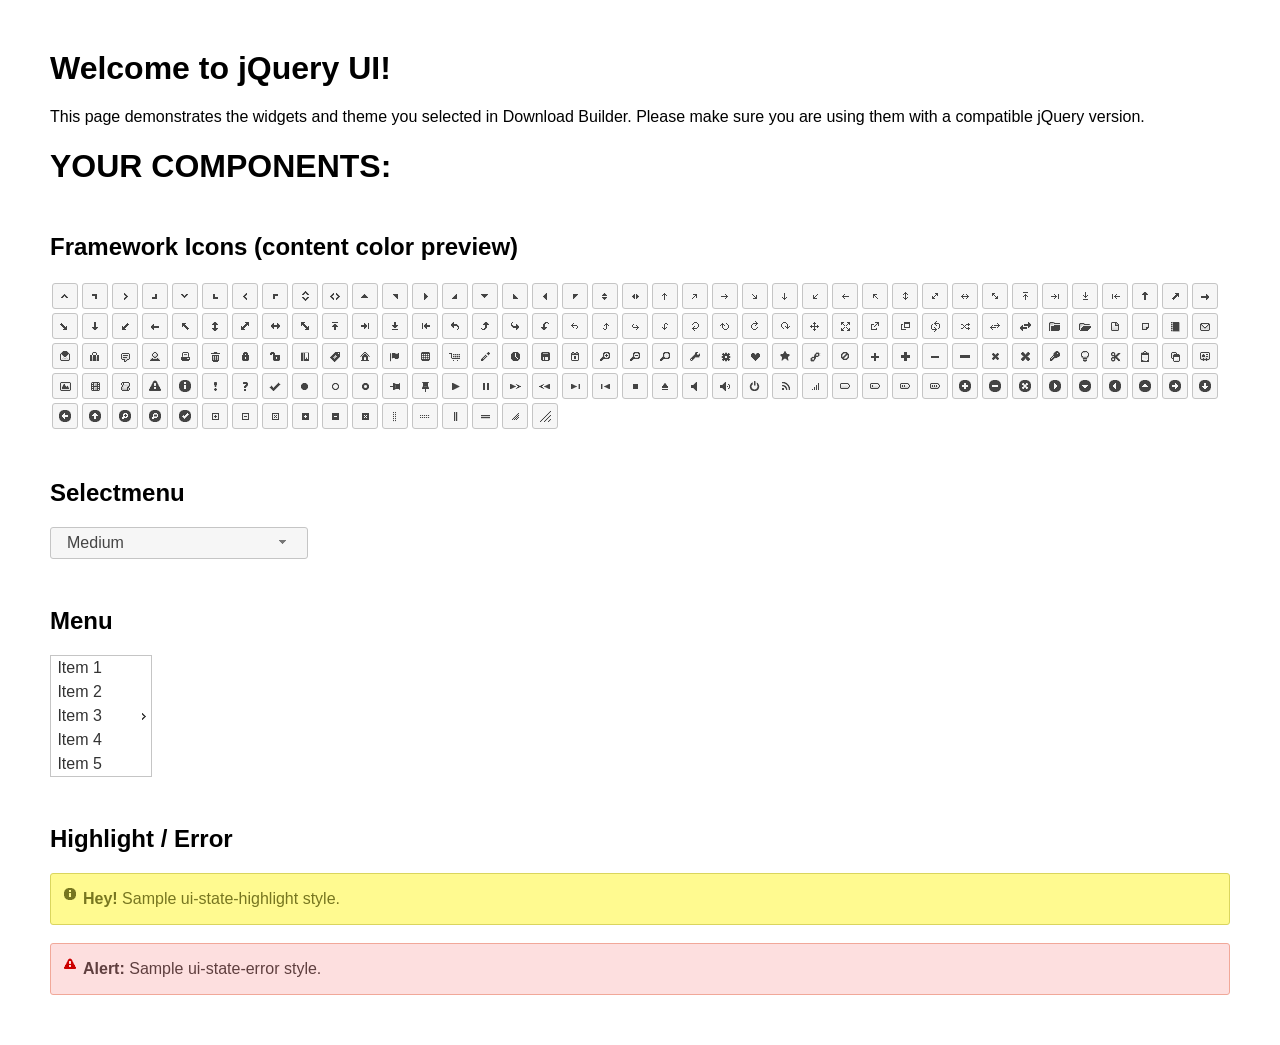
<file: app/libs/jquery-ui/index.html>
<!doctype html>
<html lang="us">
<head>
	<meta charset="utf-8">
	<title>jQuery UI Example Page</title>
	<link href="jquery-ui.css" rel="stylesheet">
	<style>
	body{
		font-family: "Trebuchet MS", sans-serif;
		margin: 50px;
	}
	.demoHeaders {
		margin-top: 2em;
	}
	#dialog-link {
		padding: .4em 1em .4em 20px;
		text-decoration: none;
		position: relative;
	}
	#dialog-link span.ui-icon {
		margin: 0 5px 0 0;
		position: absolute;
		left: .2em;
		top: 50%;
		margin-top: -8px;
	}
	#icons {
		margin: 0;
		padding: 0;
	}
	#icons li {
		margin: 2px;
		position: relative;
		padding: 4px 0;
		cursor: pointer;
		float: left;
		list-style: none;
	}
	#icons span.ui-icon {
		float: left;
		margin: 0 4px;
	}
	.fakewindowcontain .ui-widget-overlay {
		position: absolute;
	}
	select {
		width: 200px;
	}
	</style>
</head>
<body>

<h1>Welcome to jQuery UI!</h1>

<div class="ui-widget">
	<p>This page demonstrates the widgets and theme you selected in Download Builder. Please make sure you are using them with a compatible jQuery version.</p>
</div>

<h1>YOUR COMPONENTS:</h1>
















<h2 class="demoHeaders">Framework Icons (content color preview)</h2>
<ul id="icons" class="ui-widget ui-helper-clearfix">
	<li class="ui-state-default ui-corner-all" title=".ui-icon-caret-1-n"><span class="ui-icon ui-icon-caret-1-n"></span></li>
	<li class="ui-state-default ui-corner-all" title=".ui-icon-caret-1-ne"><span class="ui-icon ui-icon-caret-1-ne"></span></li>
	<li class="ui-state-default ui-corner-all" title=".ui-icon-caret-1-e"><span class="ui-icon ui-icon-caret-1-e"></span></li>
	<li class="ui-state-default ui-corner-all" title=".ui-icon-caret-1-se"><span class="ui-icon ui-icon-caret-1-se"></span></li>
	<li class="ui-state-default ui-corner-all" title=".ui-icon-caret-1-s"><span class="ui-icon ui-icon-caret-1-s"></span></li>
	<li class="ui-state-default ui-corner-all" title=".ui-icon-caret-1-sw"><span class="ui-icon ui-icon-caret-1-sw"></span></li>
	<li class="ui-state-default ui-corner-all" title=".ui-icon-caret-1-w"><span class="ui-icon ui-icon-caret-1-w"></span></li>
	<li class="ui-state-default ui-corner-all" title=".ui-icon-caret-1-nw"><span class="ui-icon ui-icon-caret-1-nw"></span></li>
	<li class="ui-state-default ui-corner-all" title=".ui-icon-caret-2-n-s"><span class="ui-icon ui-icon-caret-2-n-s"></span></li>
	<li class="ui-state-default ui-corner-all" title=".ui-icon-caret-2-e-w"><span class="ui-icon ui-icon-caret-2-e-w"></span></li>
	<li class="ui-state-default ui-corner-all" title=".ui-icon-triangle-1-n"><span class="ui-icon ui-icon-triangle-1-n"></span></li>
	<li class="ui-state-default ui-corner-all" title=".ui-icon-triangle-1-ne"><span class="ui-icon ui-icon-triangle-1-ne"></span></li>
	<li class="ui-state-default ui-corner-all" title=".ui-icon-triangle-1-e"><span class="ui-icon ui-icon-triangle-1-e"></span></li>
	<li class="ui-state-default ui-corner-all" title=".ui-icon-triangle-1-se"><span class="ui-icon ui-icon-triangle-1-se"></span></li>
	<li class="ui-state-default ui-corner-all" title=".ui-icon-triangle-1-s"><span class="ui-icon ui-icon-triangle-1-s"></span></li>
	<li class="ui-state-default ui-corner-all" title=".ui-icon-triangle-1-sw"><span class="ui-icon ui-icon-triangle-1-sw"></span></li>
	<li class="ui-state-default ui-corner-all" title=".ui-icon-triangle-1-w"><span class="ui-icon ui-icon-triangle-1-w"></span></li>
	<li class="ui-state-default ui-corner-all" title=".ui-icon-triangle-1-nw"><span class="ui-icon ui-icon-triangle-1-nw"></span></li>
	<li class="ui-state-default ui-corner-all" title=".ui-icon-triangle-2-n-s"><span class="ui-icon ui-icon-triangle-2-n-s"></span></li>
	<li class="ui-state-default ui-corner-all" title=".ui-icon-triangle-2-e-w"><span class="ui-icon ui-icon-triangle-2-e-w"></span></li>
	<li class="ui-state-default ui-corner-all" title=".ui-icon-arrow-1-n"><span class="ui-icon ui-icon-arrow-1-n"></span></li>
	<li class="ui-state-default ui-corner-all" title=".ui-icon-arrow-1-ne"><span class="ui-icon ui-icon-arrow-1-ne"></span></li>
	<li class="ui-state-default ui-corner-all" title=".ui-icon-arrow-1-e"><span class="ui-icon ui-icon-arrow-1-e"></span></li>
	<li class="ui-state-default ui-corner-all" title=".ui-icon-arrow-1-se"><span class="ui-icon ui-icon-arrow-1-se"></span></li>
	<li class="ui-state-default ui-corner-all" title=".ui-icon-arrow-1-s"><span class="ui-icon ui-icon-arrow-1-s"></span></li>
	<li class="ui-state-default ui-corner-all" title=".ui-icon-arrow-1-sw"><span class="ui-icon ui-icon-arrow-1-sw"></span></li>
	<li class="ui-state-default ui-corner-all" title=".ui-icon-arrow-1-w"><span class="ui-icon ui-icon-arrow-1-w"></span></li>
	<li class="ui-state-default ui-corner-all" title=".ui-icon-arrow-1-nw"><span class="ui-icon ui-icon-arrow-1-nw"></span></li>
	<li class="ui-state-default ui-corner-all" title=".ui-icon-arrow-2-n-s"><span class="ui-icon ui-icon-arrow-2-n-s"></span></li>
	<li class="ui-state-default ui-corner-all" title=".ui-icon-arrow-2-ne-sw"><span class="ui-icon ui-icon-arrow-2-ne-sw"></span></li>
	<li class="ui-state-default ui-corner-all" title=".ui-icon-arrow-2-e-w"><span class="ui-icon ui-icon-arrow-2-e-w"></span></li>
	<li class="ui-state-default ui-corner-all" title=".ui-icon-arrow-2-se-nw"><span class="ui-icon ui-icon-arrow-2-se-nw"></span></li>
	<li class="ui-state-default ui-corner-all" title=".ui-icon-arrowstop-1-n"><span class="ui-icon ui-icon-arrowstop-1-n"></span></li>
	<li class="ui-state-default ui-corner-all" title=".ui-icon-arrowstop-1-e"><span class="ui-icon ui-icon-arrowstop-1-e"></span></li>
	<li class="ui-state-default ui-corner-all" title=".ui-icon-arrowstop-1-s"><span class="ui-icon ui-icon-arrowstop-1-s"></span></li>
	<li class="ui-state-default ui-corner-all" title=".ui-icon-arrowstop-1-w"><span class="ui-icon ui-icon-arrowstop-1-w"></span></li>
	<li class="ui-state-default ui-corner-all" title=".ui-icon-arrowthick-1-n"><span class="ui-icon ui-icon-arrowthick-1-n"></span></li>
	<li class="ui-state-default ui-corner-all" title=".ui-icon-arrowthick-1-ne"><span class="ui-icon ui-icon-arrowthick-1-ne"></span></li>
	<li class="ui-state-default ui-corner-all" title=".ui-icon-arrowthick-1-e"><span class="ui-icon ui-icon-arrowthick-1-e"></span></li>
	<li class="ui-state-default ui-corner-all" title=".ui-icon-arrowthick-1-se"><span class="ui-icon ui-icon-arrowthick-1-se"></span></li>
	<li class="ui-state-default ui-corner-all" title=".ui-icon-arrowthick-1-s"><span class="ui-icon ui-icon-arrowthick-1-s"></span></li>
	<li class="ui-state-default ui-corner-all" title=".ui-icon-arrowthick-1-sw"><span class="ui-icon ui-icon-arrowthick-1-sw"></span></li>
	<li class="ui-state-default ui-corner-all" title=".ui-icon-arrowthick-1-w"><span class="ui-icon ui-icon-arrowthick-1-w"></span></li>
	<li class="ui-state-default ui-corner-all" title=".ui-icon-arrowthick-1-nw"><span class="ui-icon ui-icon-arrowthick-1-nw"></span></li>
	<li class="ui-state-default ui-corner-all" title=".ui-icon-arrowthick-2-n-s"><span class="ui-icon ui-icon-arrowthick-2-n-s"></span></li>
	<li class="ui-state-default ui-corner-all" title=".ui-icon-arrowthick-2-ne-sw"><span class="ui-icon ui-icon-arrowthick-2-ne-sw"></span></li>
	<li class="ui-state-default ui-corner-all" title=".ui-icon-arrowthick-2-e-w"><span class="ui-icon ui-icon-arrowthick-2-e-w"></span></li>
	<li class="ui-state-default ui-corner-all" title=".ui-icon-arrowthick-2-se-nw"><span class="ui-icon ui-icon-arrowthick-2-se-nw"></span></li>
	<li class="ui-state-default ui-corner-all" title=".ui-icon-arrowthickstop-1-n"><span class="ui-icon ui-icon-arrowthickstop-1-n"></span></li>
	<li class="ui-state-default ui-corner-all" title=".ui-icon-arrowthickstop-1-e"><span class="ui-icon ui-icon-arrowthickstop-1-e"></span></li>
	<li class="ui-state-default ui-corner-all" title=".ui-icon-arrowthickstop-1-s"><span class="ui-icon ui-icon-arrowthickstop-1-s"></span></li>
	<li class="ui-state-default ui-corner-all" title=".ui-icon-arrowthickstop-1-w"><span class="ui-icon ui-icon-arrowthickstop-1-w"></span></li>
	<li class="ui-state-default ui-corner-all" title=".ui-icon-arrowreturnthick-1-w"><span class="ui-icon ui-icon-arrowreturnthick-1-w"></span></li>
	<li class="ui-state-default ui-corner-all" title=".ui-icon-arrowreturnthick-1-n"><span class="ui-icon ui-icon-arrowreturnthick-1-n"></span></li>
	<li class="ui-state-default ui-corner-all" title=".ui-icon-arrowreturnthick-1-e"><span class="ui-icon ui-icon-arrowreturnthick-1-e"></span></li>
	<li class="ui-state-default ui-corner-all" title=".ui-icon-arrowreturnthick-1-s"><span class="ui-icon ui-icon-arrowreturnthick-1-s"></span></li>
	<li class="ui-state-default ui-corner-all" title=".ui-icon-arrowreturn-1-w"><span class="ui-icon ui-icon-arrowreturn-1-w"></span></li>
	<li class="ui-state-default ui-corner-all" title=".ui-icon-arrowreturn-1-n"><span class="ui-icon ui-icon-arrowreturn-1-n"></span></li>
	<li class="ui-state-default ui-corner-all" title=".ui-icon-arrowreturn-1-e"><span class="ui-icon ui-icon-arrowreturn-1-e"></span></li>
	<li class="ui-state-default ui-corner-all" title=".ui-icon-arrowreturn-1-s"><span class="ui-icon ui-icon-arrowreturn-1-s"></span></li>
	<li class="ui-state-default ui-corner-all" title=".ui-icon-arrowrefresh-1-w"><span class="ui-icon ui-icon-arrowrefresh-1-w"></span></li>
	<li class="ui-state-default ui-corner-all" title=".ui-icon-arrowrefresh-1-n"><span class="ui-icon ui-icon-arrowrefresh-1-n"></span></li>
	<li class="ui-state-default ui-corner-all" title=".ui-icon-arrowrefresh-1-e"><span class="ui-icon ui-icon-arrowrefresh-1-e"></span></li>
	<li class="ui-state-default ui-corner-all" title=".ui-icon-arrowrefresh-1-s"><span class="ui-icon ui-icon-arrowrefresh-1-s"></span></li>
	<li class="ui-state-default ui-corner-all" title=".ui-icon-arrow-4"><span class="ui-icon ui-icon-arrow-4"></span></li>
	<li class="ui-state-default ui-corner-all" title=".ui-icon-arrow-4-diag"><span class="ui-icon ui-icon-arrow-4-diag"></span></li>
	<li class="ui-state-default ui-corner-all" title=".ui-icon-extlink"><span class="ui-icon ui-icon-extlink"></span></li>
	<li class="ui-state-default ui-corner-all" title=".ui-icon-newwin"><span class="ui-icon ui-icon-newwin"></span></li>
	<li class="ui-state-default ui-corner-all" title=".ui-icon-refresh"><span class="ui-icon ui-icon-refresh"></span></li>
	<li class="ui-state-default ui-corner-all" title=".ui-icon-shuffle"><span class="ui-icon ui-icon-shuffle"></span></li>
	<li class="ui-state-default ui-corner-all" title=".ui-icon-transfer-e-w"><span class="ui-icon ui-icon-transfer-e-w"></span></li>
	<li class="ui-state-default ui-corner-all" title=".ui-icon-transferthick-e-w"><span class="ui-icon ui-icon-transferthick-e-w"></span></li>
	<li class="ui-state-default ui-corner-all" title=".ui-icon-folder-collapsed"><span class="ui-icon ui-icon-folder-collapsed"></span></li>
	<li class="ui-state-default ui-corner-all" title=".ui-icon-folder-open"><span class="ui-icon ui-icon-folder-open"></span></li>
	<li class="ui-state-default ui-corner-all" title=".ui-icon-document"><span class="ui-icon ui-icon-document"></span></li>
	<li class="ui-state-default ui-corner-all" title=".ui-icon-document-b"><span class="ui-icon ui-icon-document-b"></span></li>
	<li class="ui-state-default ui-corner-all" title=".ui-icon-note"><span class="ui-icon ui-icon-note"></span></li>
	<li class="ui-state-default ui-corner-all" title=".ui-icon-mail-closed"><span class="ui-icon ui-icon-mail-closed"></span></li>
	<li class="ui-state-default ui-corner-all" title=".ui-icon-mail-open"><span class="ui-icon ui-icon-mail-open"></span></li>
	<li class="ui-state-default ui-corner-all" title=".ui-icon-suitcase"><span class="ui-icon ui-icon-suitcase"></span></li>
	<li class="ui-state-default ui-corner-all" title=".ui-icon-comment"><span class="ui-icon ui-icon-comment"></span></li>
	<li class="ui-state-default ui-corner-all" title=".ui-icon-person"><span class="ui-icon ui-icon-person"></span></li>
	<li class="ui-state-default ui-corner-all" title=".ui-icon-print"><span class="ui-icon ui-icon-print"></span></li>
	<li class="ui-state-default ui-corner-all" title=".ui-icon-trash"><span class="ui-icon ui-icon-trash"></span></li>
	<li class="ui-state-default ui-corner-all" title=".ui-icon-locked"><span class="ui-icon ui-icon-locked"></span></li>
	<li class="ui-state-default ui-corner-all" title=".ui-icon-unlocked"><span class="ui-icon ui-icon-unlocked"></span></li>
	<li class="ui-state-default ui-corner-all" title=".ui-icon-bookmark"><span class="ui-icon ui-icon-bookmark"></span></li>
	<li class="ui-state-default ui-corner-all" title=".ui-icon-tag"><span class="ui-icon ui-icon-tag"></span></li>
	<li class="ui-state-default ui-corner-all" title=".ui-icon-home"><span class="ui-icon ui-icon-home"></span></li>
	<li class="ui-state-default ui-corner-all" title=".ui-icon-flag"><span class="ui-icon ui-icon-flag"></span></li>
	<li class="ui-state-default ui-corner-all" title=".ui-icon-calculator"><span class="ui-icon ui-icon-calculator"></span></li>
	<li class="ui-state-default ui-corner-all" title=".ui-icon-cart"><span class="ui-icon ui-icon-cart"></span></li>
	<li class="ui-state-default ui-corner-all" title=".ui-icon-pencil"><span class="ui-icon ui-icon-pencil"></span></li>
	<li class="ui-state-default ui-corner-all" title=".ui-icon-clock"><span class="ui-icon ui-icon-clock"></span></li>
	<li class="ui-state-default ui-corner-all" title=".ui-icon-disk"><span class="ui-icon ui-icon-disk"></span></li>
	<li class="ui-state-default ui-corner-all" title=".ui-icon-calendar"><span class="ui-icon ui-icon-calendar"></span></li>
	<li class="ui-state-default ui-corner-all" title=".ui-icon-zoomin"><span class="ui-icon ui-icon-zoomin"></span></li>
	<li class="ui-state-default ui-corner-all" title=".ui-icon-zoomout"><span class="ui-icon ui-icon-zoomout"></span></li>
	<li class="ui-state-default ui-corner-all" title=".ui-icon-search"><span class="ui-icon ui-icon-search"></span></li>
	<li class="ui-state-default ui-corner-all" title=".ui-icon-wrench"><span class="ui-icon ui-icon-wrench"></span></li>
	<li class="ui-state-default ui-corner-all" title=".ui-icon-gear"><span class="ui-icon ui-icon-gear"></span></li>
	<li class="ui-state-default ui-corner-all" title=".ui-icon-heart"><span class="ui-icon ui-icon-heart"></span></li>
	<li class="ui-state-default ui-corner-all" title=".ui-icon-star"><span class="ui-icon ui-icon-star"></span></li>
	<li class="ui-state-default ui-corner-all" title=".ui-icon-link"><span class="ui-icon ui-icon-link"></span></li>
	<li class="ui-state-default ui-corner-all" title=".ui-icon-cancel"><span class="ui-icon ui-icon-cancel"></span></li>
	<li class="ui-state-default ui-corner-all" title=".ui-icon-plus"><span class="ui-icon ui-icon-plus"></span></li>
	<li class="ui-state-default ui-corner-all" title=".ui-icon-plusthick"><span class="ui-icon ui-icon-plusthick"></span></li>
	<li class="ui-state-default ui-corner-all" title=".ui-icon-minus"><span class="ui-icon ui-icon-minus"></span></li>
	<li class="ui-state-default ui-corner-all" title=".ui-icon-minusthick"><span class="ui-icon ui-icon-minusthick"></span></li>
	<li class="ui-state-default ui-corner-all" title=".ui-icon-close"><span class="ui-icon ui-icon-close"></span></li>
	<li class="ui-state-default ui-corner-all" title=".ui-icon-closethick"><span class="ui-icon ui-icon-closethick"></span></li>
	<li class="ui-state-default ui-corner-all" title=".ui-icon-key"><span class="ui-icon ui-icon-key"></span></li>
	<li class="ui-state-default ui-corner-all" title=".ui-icon-lightbulb"><span class="ui-icon ui-icon-lightbulb"></span></li>
	<li class="ui-state-default ui-corner-all" title=".ui-icon-scissors"><span class="ui-icon ui-icon-scissors"></span></li>
	<li class="ui-state-default ui-corner-all" title=".ui-icon-clipboard"><span class="ui-icon ui-icon-clipboard"></span></li>
	<li class="ui-state-default ui-corner-all" title=".ui-icon-copy"><span class="ui-icon ui-icon-copy"></span></li>
	<li class="ui-state-default ui-corner-all" title=".ui-icon-contact"><span class="ui-icon ui-icon-contact"></span></li>
	<li class="ui-state-default ui-corner-all" title=".ui-icon-image"><span class="ui-icon ui-icon-image"></span></li>
	<li class="ui-state-default ui-corner-all" title=".ui-icon-video"><span class="ui-icon ui-icon-video"></span></li>
	<li class="ui-state-default ui-corner-all" title=".ui-icon-script"><span class="ui-icon ui-icon-script"></span></li>
	<li class="ui-state-default ui-corner-all" title=".ui-icon-alert"><span class="ui-icon ui-icon-alert"></span></li>
	<li class="ui-state-default ui-corner-all" title=".ui-icon-info"><span class="ui-icon ui-icon-info"></span></li>
	<li class="ui-state-default ui-corner-all" title=".ui-icon-notice"><span class="ui-icon ui-icon-notice"></span></li>
	<li class="ui-state-default ui-corner-all" title=".ui-icon-help"><span class="ui-icon ui-icon-help"></span></li>
	<li class="ui-state-default ui-corner-all" title=".ui-icon-check"><span class="ui-icon ui-icon-check"></span></li>
	<li class="ui-state-default ui-corner-all" title=".ui-icon-bullet"><span class="ui-icon ui-icon-bullet"></span></li>
	<li class="ui-state-default ui-corner-all" title=".ui-icon-radio-off"><span class="ui-icon ui-icon-radio-off"></span></li>
	<li class="ui-state-default ui-corner-all" title=".ui-icon-radio-on"><span class="ui-icon ui-icon-radio-on"></span></li>
	<li class="ui-state-default ui-corner-all" title=".ui-icon-pin-w"><span class="ui-icon ui-icon-pin-w"></span></li>
	<li class="ui-state-default ui-corner-all" title=".ui-icon-pin-s"><span class="ui-icon ui-icon-pin-s"></span></li>
	<li class="ui-state-default ui-corner-all" title=".ui-icon-play"><span class="ui-icon ui-icon-play"></span></li>
	<li class="ui-state-default ui-corner-all" title=".ui-icon-pause"><span class="ui-icon ui-icon-pause"></span></li>
	<li class="ui-state-default ui-corner-all" title=".ui-icon-seek-next"><span class="ui-icon ui-icon-seek-next"></span></li>
	<li class="ui-state-default ui-corner-all" title=".ui-icon-seek-prev"><span class="ui-icon ui-icon-seek-prev"></span></li>
	<li class="ui-state-default ui-corner-all" title=".ui-icon-seek-end"><span class="ui-icon ui-icon-seek-end"></span></li>
	<li class="ui-state-default ui-corner-all" title=".ui-icon-seek-first"><span class="ui-icon ui-icon-seek-first"></span></li>
	<li class="ui-state-default ui-corner-all" title=".ui-icon-stop"><span class="ui-icon ui-icon-stop"></span></li>
	<li class="ui-state-default ui-corner-all" title=".ui-icon-eject"><span class="ui-icon ui-icon-eject"></span></li>
	<li class="ui-state-default ui-corner-all" title=".ui-icon-volume-off"><span class="ui-icon ui-icon-volume-off"></span></li>
	<li class="ui-state-default ui-corner-all" title=".ui-icon-volume-on"><span class="ui-icon ui-icon-volume-on"></span></li>
	<li class="ui-state-default ui-corner-all" title=".ui-icon-power"><span class="ui-icon ui-icon-power"></span></li>
	<li class="ui-state-default ui-corner-all" title=".ui-icon-signal-diag"><span class="ui-icon ui-icon-signal-diag"></span></li>
	<li class="ui-state-default ui-corner-all" title=".ui-icon-signal"><span class="ui-icon ui-icon-signal"></span></li>
	<li class="ui-state-default ui-corner-all" title=".ui-icon-battery-0"><span class="ui-icon ui-icon-battery-0"></span></li>
	<li class="ui-state-default ui-corner-all" title=".ui-icon-battery-1"><span class="ui-icon ui-icon-battery-1"></span></li>
	<li class="ui-state-default ui-corner-all" title=".ui-icon-battery-2"><span class="ui-icon ui-icon-battery-2"></span></li>
	<li class="ui-state-default ui-corner-all" title=".ui-icon-battery-3"><span class="ui-icon ui-icon-battery-3"></span></li>
	<li class="ui-state-default ui-corner-all" title=".ui-icon-circle-plus"><span class="ui-icon ui-icon-circle-plus"></span></li>
	<li class="ui-state-default ui-corner-all" title=".ui-icon-circle-minus"><span class="ui-icon ui-icon-circle-minus"></span></li>
	<li class="ui-state-default ui-corner-all" title=".ui-icon-circle-close"><span class="ui-icon ui-icon-circle-close"></span></li>
	<li class="ui-state-default ui-corner-all" title=".ui-icon-circle-triangle-e"><span class="ui-icon ui-icon-circle-triangle-e"></span></li>
	<li class="ui-state-default ui-corner-all" title=".ui-icon-circle-triangle-s"><span class="ui-icon ui-icon-circle-triangle-s"></span></li>
	<li class="ui-state-default ui-corner-all" title=".ui-icon-circle-triangle-w"><span class="ui-icon ui-icon-circle-triangle-w"></span></li>
	<li class="ui-state-default ui-corner-all" title=".ui-icon-circle-triangle-n"><span class="ui-icon ui-icon-circle-triangle-n"></span></li>
	<li class="ui-state-default ui-corner-all" title=".ui-icon-circle-arrow-e"><span class="ui-icon ui-icon-circle-arrow-e"></span></li>
	<li class="ui-state-default ui-corner-all" title=".ui-icon-circle-arrow-s"><span class="ui-icon ui-icon-circle-arrow-s"></span></li>
	<li class="ui-state-default ui-corner-all" title=".ui-icon-circle-arrow-w"><span class="ui-icon ui-icon-circle-arrow-w"></span></li>
	<li class="ui-state-default ui-corner-all" title=".ui-icon-circle-arrow-n"><span class="ui-icon ui-icon-circle-arrow-n"></span></li>
	<li class="ui-state-default ui-corner-all" title=".ui-icon-circle-zoomin"><span class="ui-icon ui-icon-circle-zoomin"></span></li>
	<li class="ui-state-default ui-corner-all" title=".ui-icon-circle-zoomout"><span class="ui-icon ui-icon-circle-zoomout"></span></li>
	<li class="ui-state-default ui-corner-all" title=".ui-icon-circle-check"><span class="ui-icon ui-icon-circle-check"></span></li>
	<li class="ui-state-default ui-corner-all" title=".ui-icon-circlesmall-plus"><span class="ui-icon ui-icon-circlesmall-plus"></span></li>
	<li class="ui-state-default ui-corner-all" title=".ui-icon-circlesmall-minus"><span class="ui-icon ui-icon-circlesmall-minus"></span></li>
	<li class="ui-state-default ui-corner-all" title=".ui-icon-circlesmall-close"><span class="ui-icon ui-icon-circlesmall-close"></span></li>
	<li class="ui-state-default ui-corner-all" title=".ui-icon-squaresmall-plus"><span class="ui-icon ui-icon-squaresmall-plus"></span></li>
	<li class="ui-state-default ui-corner-all" title=".ui-icon-squaresmall-minus"><span class="ui-icon ui-icon-squaresmall-minus"></span></li>
	<li class="ui-state-default ui-corner-all" title=".ui-icon-squaresmall-close"><span class="ui-icon ui-icon-squaresmall-close"></span></li>
	<li class="ui-state-default ui-corner-all" title=".ui-icon-grip-dotted-vertical"><span class="ui-icon ui-icon-grip-dotted-vertical"></span></li>
	<li class="ui-state-default ui-corner-all" title=".ui-icon-grip-dotted-horizontal"><span class="ui-icon ui-icon-grip-dotted-horizontal"></span></li>
	<li class="ui-state-default ui-corner-all" title=".ui-icon-grip-solid-vertical"><span class="ui-icon ui-icon-grip-solid-vertical"></span></li>
	<li class="ui-state-default ui-corner-all" title=".ui-icon-grip-solid-horizontal"><span class="ui-icon ui-icon-grip-solid-horizontal"></span></li>
	<li class="ui-state-default ui-corner-all" title=".ui-icon-gripsmall-diagonal-se"><span class="ui-icon ui-icon-gripsmall-diagonal-se"></span></li>
	<li class="ui-state-default ui-corner-all" title=".ui-icon-grip-diagonal-se"><span class="ui-icon ui-icon-grip-diagonal-se"></span></li>
</ul>








<!-- Progressbar -->
<h2 class="demoHeaders">Selectmenu</h2>
<select id="selectmenu">
	<option>Slower</option>
	<option>Slow</option>
	<option selected="selected">Medium</option>
	<option>Fast</option>
	<option>Faster</option>
</select>





<!-- Menu -->
<h2 class="demoHeaders">Menu</h2>
<ul style="width:100px;" id="menu">
	<li><div>Item 1</div></li>
	<li><div>Item 2</div></li>
	<li><div>Item 3</div>
		<ul>
			<li><div>Item 3-1</div></li>
			<li><div>Item 3-2</div></li>
			<li><div>Item 3-3</div></li>
			<li><div>Item 3-4</div></li>
			<li><div>Item 3-5</div></li>
		</ul>
	</li>
	<li><div>Item 4</div></li>
	<li><div>Item 5</div></li>
</ul>




<!-- Highlight / Error -->
<h2 class="demoHeaders">Highlight / Error</h2>
<div class="ui-widget">
	<div class="ui-state-highlight ui-corner-all" style="margin-top: 20px; padding: 0 .7em;">
		<p><span class="ui-icon ui-icon-info" style="float: left; margin-right: .3em;"></span>
		<strong>Hey!</strong> Sample ui-state-highlight style.</p>
	</div>
</div>
<br>
<div class="ui-widget">
	<div class="ui-state-error ui-corner-all" style="padding: 0 .7em;">
		<p><span class="ui-icon ui-icon-alert" style="float: left; margin-right: .3em;"></span>
		<strong>Alert:</strong> Sample ui-state-error style.</p>
	</div>
</div>

<script src="external/jquery/jquery.js"></script>
<script src="jquery-ui.js"></script>
<script>























$( "#menu" ).menu();





$( "#selectmenu" ).selectmenu();


// Hover states on the static widgets
$( "#dialog-link, #icons li" ).hover(
	function() {
		$( this ).addClass( "ui-state-hover" );
	},
	function() {
		$( this ).removeClass( "ui-state-hover" );
	}
);
</script>
</body>
</html>
</file>
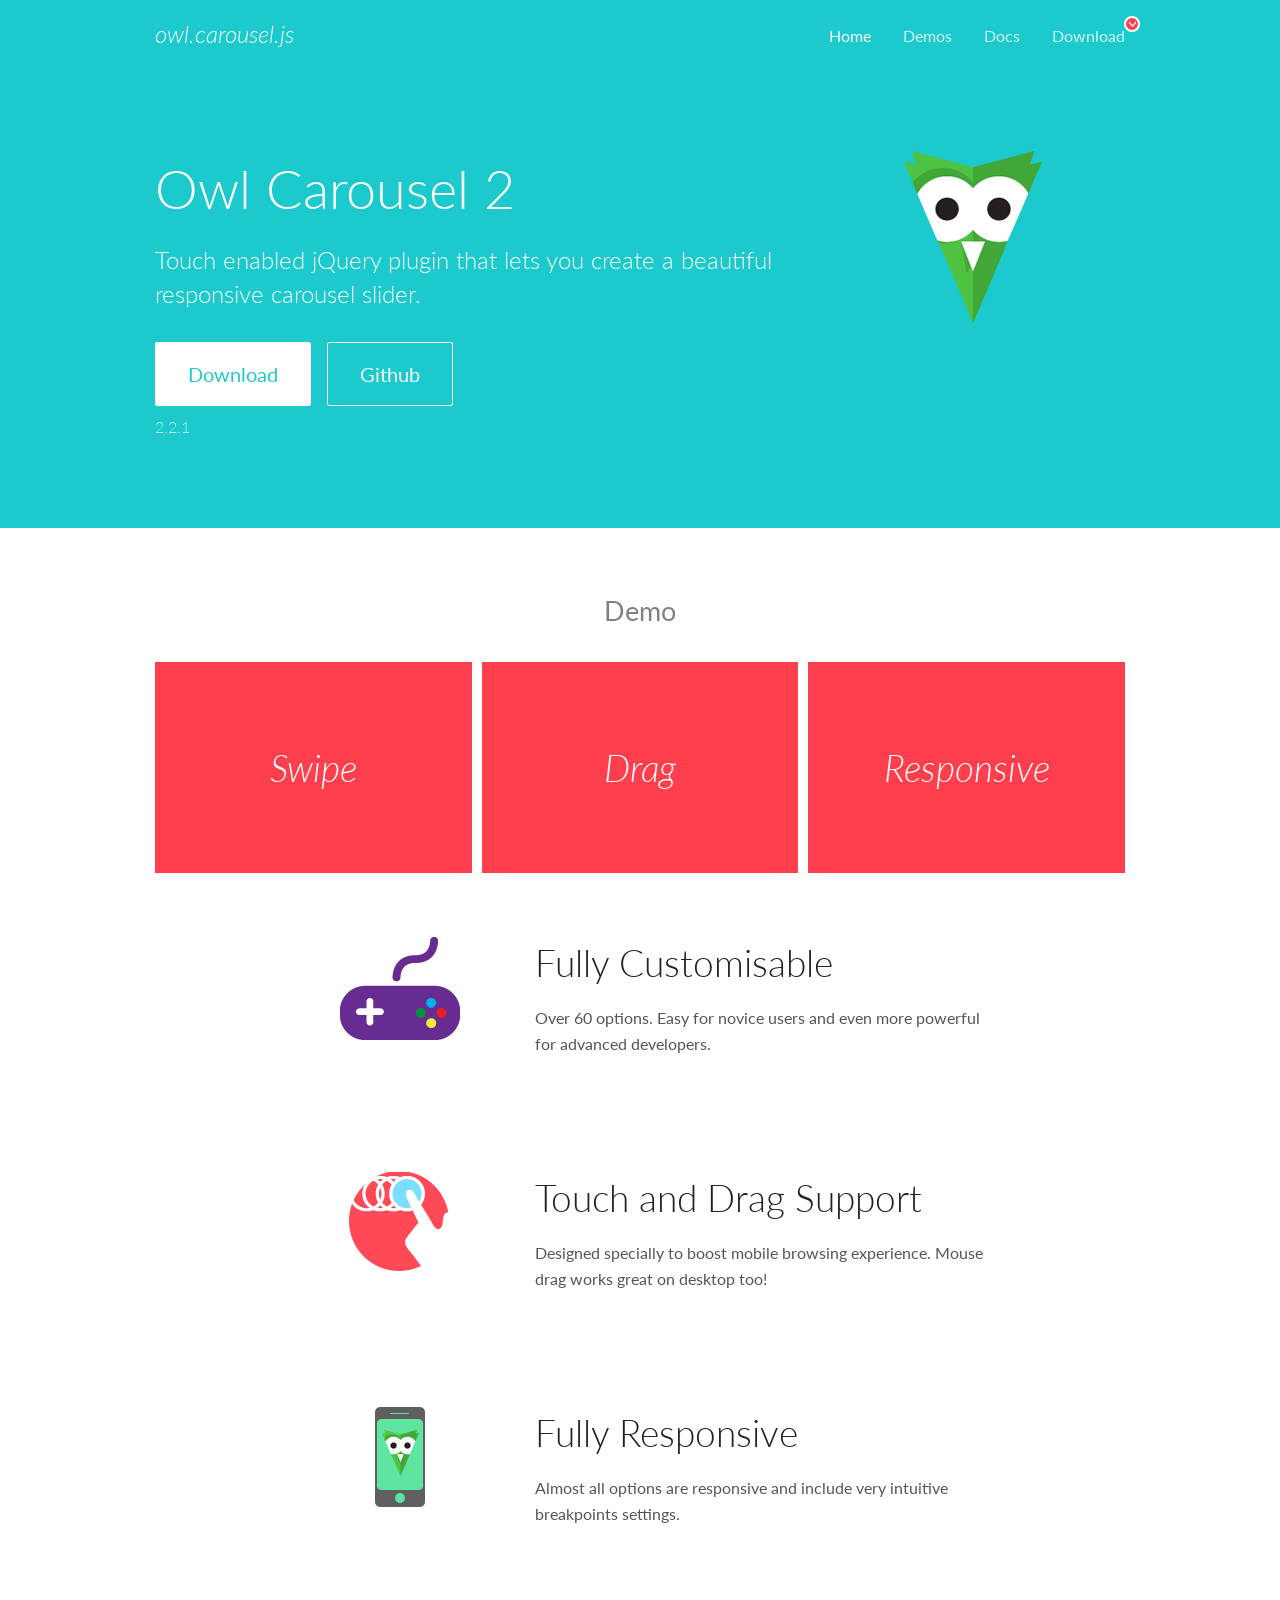
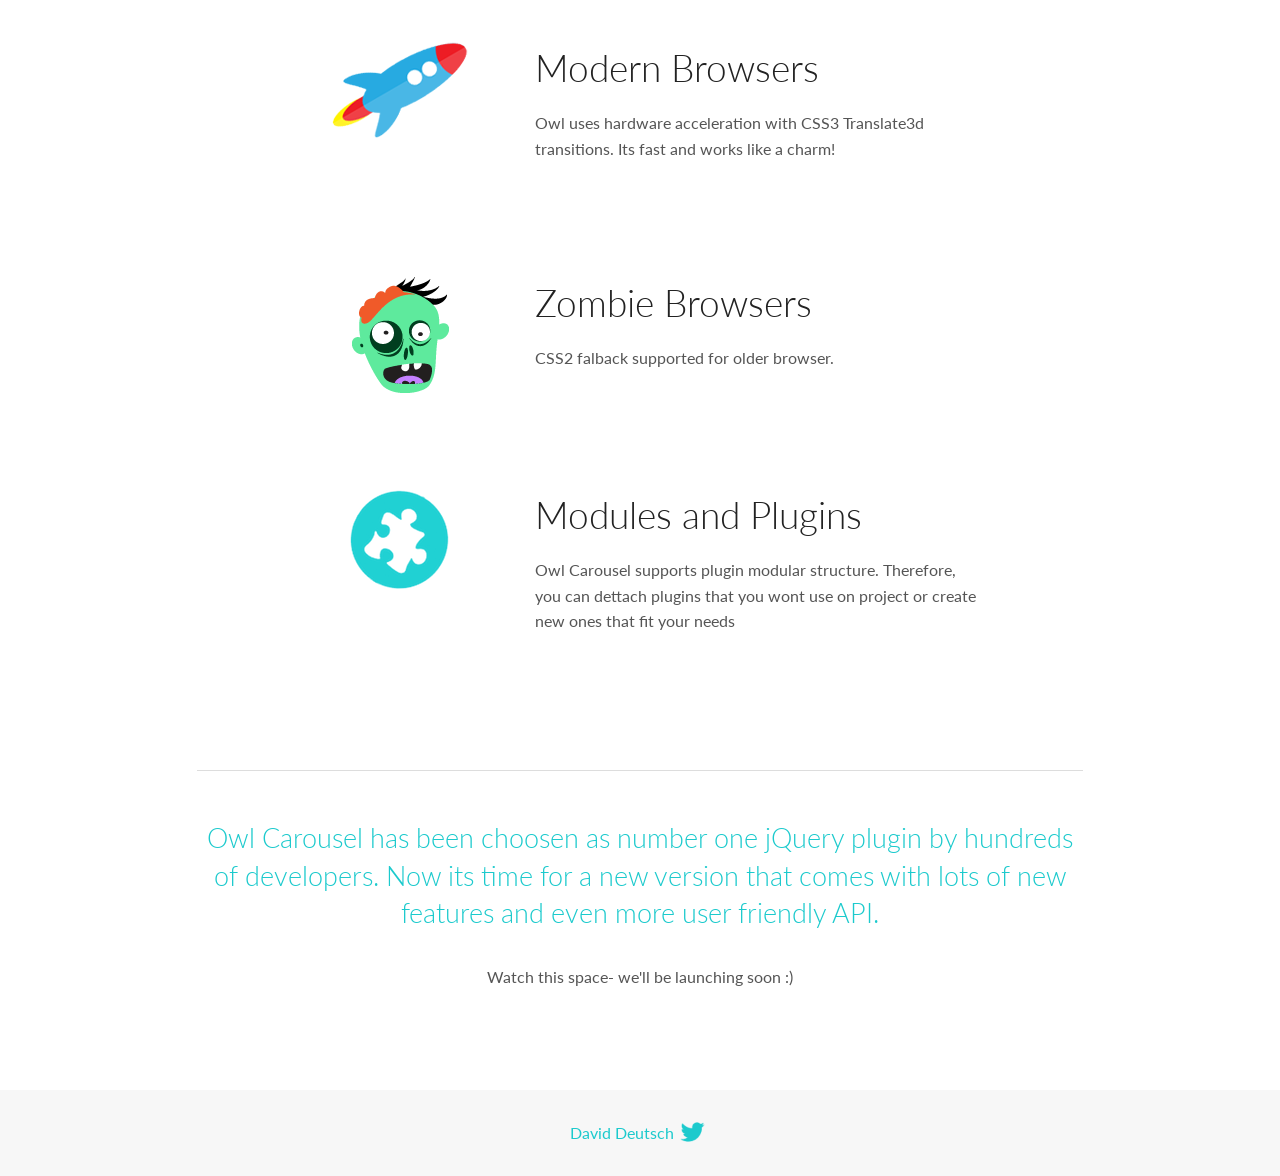
<file: app/libs/OwlCarousel2/docs/index.html>
<!DOCTYPE html>
<html lang="en">
  <head>

    <!-- head -->
    <meta charset="utf-8">
    <meta name="msapplication-tap-highlight" content="no" />
    <meta name="viewport" content="width=device-width, initial-scale=1.0" />
    <meta name="description" content="Touch enabled jQuery plugin that lets you create beautiful responsive carousel slider.">
    <meta name="author" content="David Deutsch">
    <title>
      Home | Owl Carousel | 2.2.1
    </title>

    <!-- Stylesheets -->
    <link href='https://fonts.googleapis.com/css?family=Lato:300,400,700,400italic,300italic' rel='stylesheet' type='text/css'>
    <link rel="stylesheet" href="assets/css/docs.theme.min.css">

    <!-- Owl Stylesheets -->
    <link rel="stylesheet" href="assets/owlcarousel/assets/owl.carousel.min.css">
    <link rel="stylesheet" href="assets/owlcarousel/assets/owl.theme.default.min.css">

    <!-- HTML5 shim and Respond.js IE8 support of HTML5 elements and media queries -->

    <!--[if lt IE 9]>
      <script src="https://oss.maxcdn.com/libs/html5shiv/3.7.0/html5shiv.js"></script>
      <script src="https://oss.maxcdn.com/libs/respond.js/1.3.0/respond.min.js"></script>
    <![endif]-->

    <!-- Favicons -->
    <link rel="apple-touch-icon-precomposed" sizes="144x144" href="assets/ico/apple-touch-icon-144-precomposed.png">
    <link rel="shortcut icon" href="assets/ico/favicon.png">
    <link rel="shortcut icon" href="favicon.ico">

    <!-- Yeah i know js should not be in header. Its required for demos.-->

    <!-- javascript -->
    <script src="assets/vendors/jquery.min.js"></script>
    <script src="assets/owlcarousel/owl.carousel.js"></script>
  </head>
  <body>

    <!-- header -->
    <header class="header">
      <div class="row">
        <div class="large-12 columns">
          <div class="brand left">
            <h3>
              <a href="/OwlCarousel2/">owl.carousel.js</a> 
            </h3>
          </div>
          <a id="toggle-nav" class="right">
            <span></span> <span></span> <span></span> 
          </a> 
          <div class="nav-bar">
            <ul class="clearfix">
              <li class="active">
                <a href="/OwlCarousel2/index.html">Home</a> 
              </li>
              <li> <a href="/OwlCarousel2/demos/demos.html">Demos</a>  </li>
              <li> <a href="/OwlCarousel2/docs/started-welcome.html">Docs</a>  </li>
              <li>
                <a href="https://github.com/OwlCarousel2/OwlCarousel2/archive/2.2.1.zip">Download</a> 
                <span class="download"></span> 
              </li>
            </ul>
          </div>
        </div>
      </div>
    </header>

    <!-- home panel -->
    <section id="hero">
      <div class="row">
        <div class="large-8 medium-8 columns">
          <h1>Owl Carousel 2</h1>
          <h4>Touch enabled jQuery plugin that lets you create a beautiful responsive carousel slider.</h4>
          <a href="https://github.com/OwlCarousel2/OwlCarousel2/archive/2.2.1.zip" class="hero-button">Download</a> 
          <a href="https://github.com/OwlCarousel2/OwlCarousel2" class="hero-button outline">Github</a> 
          <p>2.2.1</p>
        </div>
        <div class="large-4 medium-4 columns">
          <img class="owl-logo" src="assets/img/owl-logo.png" alt="mr. Owl">
        </div>
      </div>
    </section>

    <!-- body -->
    <div class="home-demo">
      <div class="row">
        <div class="large-12 columns">
          <h3>Demo</h3>
          <div class="owl-carousel">
            <div class="item">
              <h2>Swipe</h2>
            </div>
            <div class="item">
              <h2>Drag</h2>
            </div>
            <div class="item">
              <h2>Responsive</h2>
            </div>
            <div class="item">
              <h2>CSS3</h2>
            </div>
            <div class="item">
              <h2>Fast</h2>
            </div>
            <div class="item">
              <h2>Easy</h2>
            </div>
            <div class="item">
              <h2>Free</h2>
            </div>
            <div class="item">
              <h2>Upgradable</h2>
            </div>
            <div class="item">
              <h2>Tons of options</h2>
            </div>
            <div class="item">
              <h2>Infinity</h2>
            </div>
            <div class="item">
              <h2>Auto Width</h2>
            </div>
          </div>
        </div>
      </div>
    </div>
    <script>
      var owl = $('.owl-carousel');
      owl.owlCarousel({
        margin: 10,
        loop: true,
        responsive: {
          0: {
            items: 1
          },
          600: {
            items: 2
          },
          1000: {
            items: 3
          }
        }
      })
    </script>

    <!-- features -->
    <div id="features">
      <div class="row">
        <div class="small-12 medium-9 small-centered columns">
          <section class="row feature">
            <div class="medium-4 small-12 columns">
              <img src="assets/img/feature-options.png" alt="">
            </div>
            <div class="medium-8 small-12 columns">
              <h2>Fully Customisable</h2>
              <p>Over 60 options. Easy for novice users and even more powerful for advanced developers.</p>
            </div>
          </section>
          <section class="row feature">
            <div class="medium-4 small-12 columns">
              <img src="assets/img/feature-drag.png" alt="">
            </div>
            <div class="medium-8 small-12 columns">
              <h2>Touch and Drag Support</h2>
              <p>Designed specially to boost mobile browsing experience. Mouse drag works great on desktop too!</p>
            </div>
          </section>
          <section class="row feature">
            <div class="medium-4 small-12 columns">
              <img src="assets/img/feature-responsive.png" alt="">
            </div>
            <div class="medium-8 small-12 columns">
              <h2>Fully Responsive</h2>
              <p>Almost all options are responsive and include very intuitive breakpoints settings.</p>
            </div>
          </section>
          <section class="row feature">
            <div class="medium-4 small-12 columns">
              <img src="assets/img/feature-modern.png" alt="">
            </div>
            <div class="medium-8 small-12 columns">
              <h2>Modern Browsers</h2>
              <p>Owl uses hardware acceleration with CSS3 Translate3d transitions. Its fast and works like a charm! </p>
            </div>
          </section>
          <section class="row feature">
            <div class="medium-4 small-12 columns">
              <img src="assets/img/feature-zombie.png" alt="">
            </div>
            <div class="medium-8 small-12 columns">
              <h2>Zombie Browsers</h2>
              <p>CSS2 falback supported for older browser.</p>
            </div>
          </section>
          <section class="row feature">
            <div class="medium-4 small-12 columns">
              <img src="assets/img/feature-module.png" alt="">
            </div>
            <div class="medium-8 small-12 columns">
              <h2>Modules and Plugins</h2>
              <p>Owl Carousel supports plugin modular structure. Therefore, you can dettach plugins that you wont use on project or create new ones that fit your needs</p>
            </div>
          </section>
        </div>
      </div>
    </div>

    <!-- footer -->
    <section id="teaser-text">
      <div class="row">
        <div class="small-12 medium-11 small-centered columns">
          <hr>
          <h3 id="owl-carousel-has-been-choosen-as-number-one-jquery-plugin-by-hundreds-of-developers-now-its-time-for-a-new-version-that-comes-with-lots-of-new-features-and-even-more-user-friendly-api-">Owl Carousel has been choosen as number one jQuery plugin by hundreds of developers. Now its time for a new version that comes with lots of new features and even more user friendly API.</h3>
          <p>Watch this space- we&#39;ll be launching soon :)</p>
        </div>
      </div>
    </section>

    <!-- footer -->
    <footer class="footer">
      <div class="row">
        <div class="large-12 columns">
          <h5>
            <a href="/OwlCarousel2/docs/support-contact.html">David Deutsch</a> 
            <a id="custom-tweet-button" href="https://twitter.com/share?url=https://github.com/OwlCarousel2/OwlCarousel2&text=Owl Carousel - This is so awesome! " target="_blank"></a> 
          </h5>
        </div>
      </div>
    </footer>

    <!-- vendors -->
    <script src="assets/vendors/highlight.js"></script>
    <script src="assets/js/app.js"></script>
  </body>
</html>
</file>
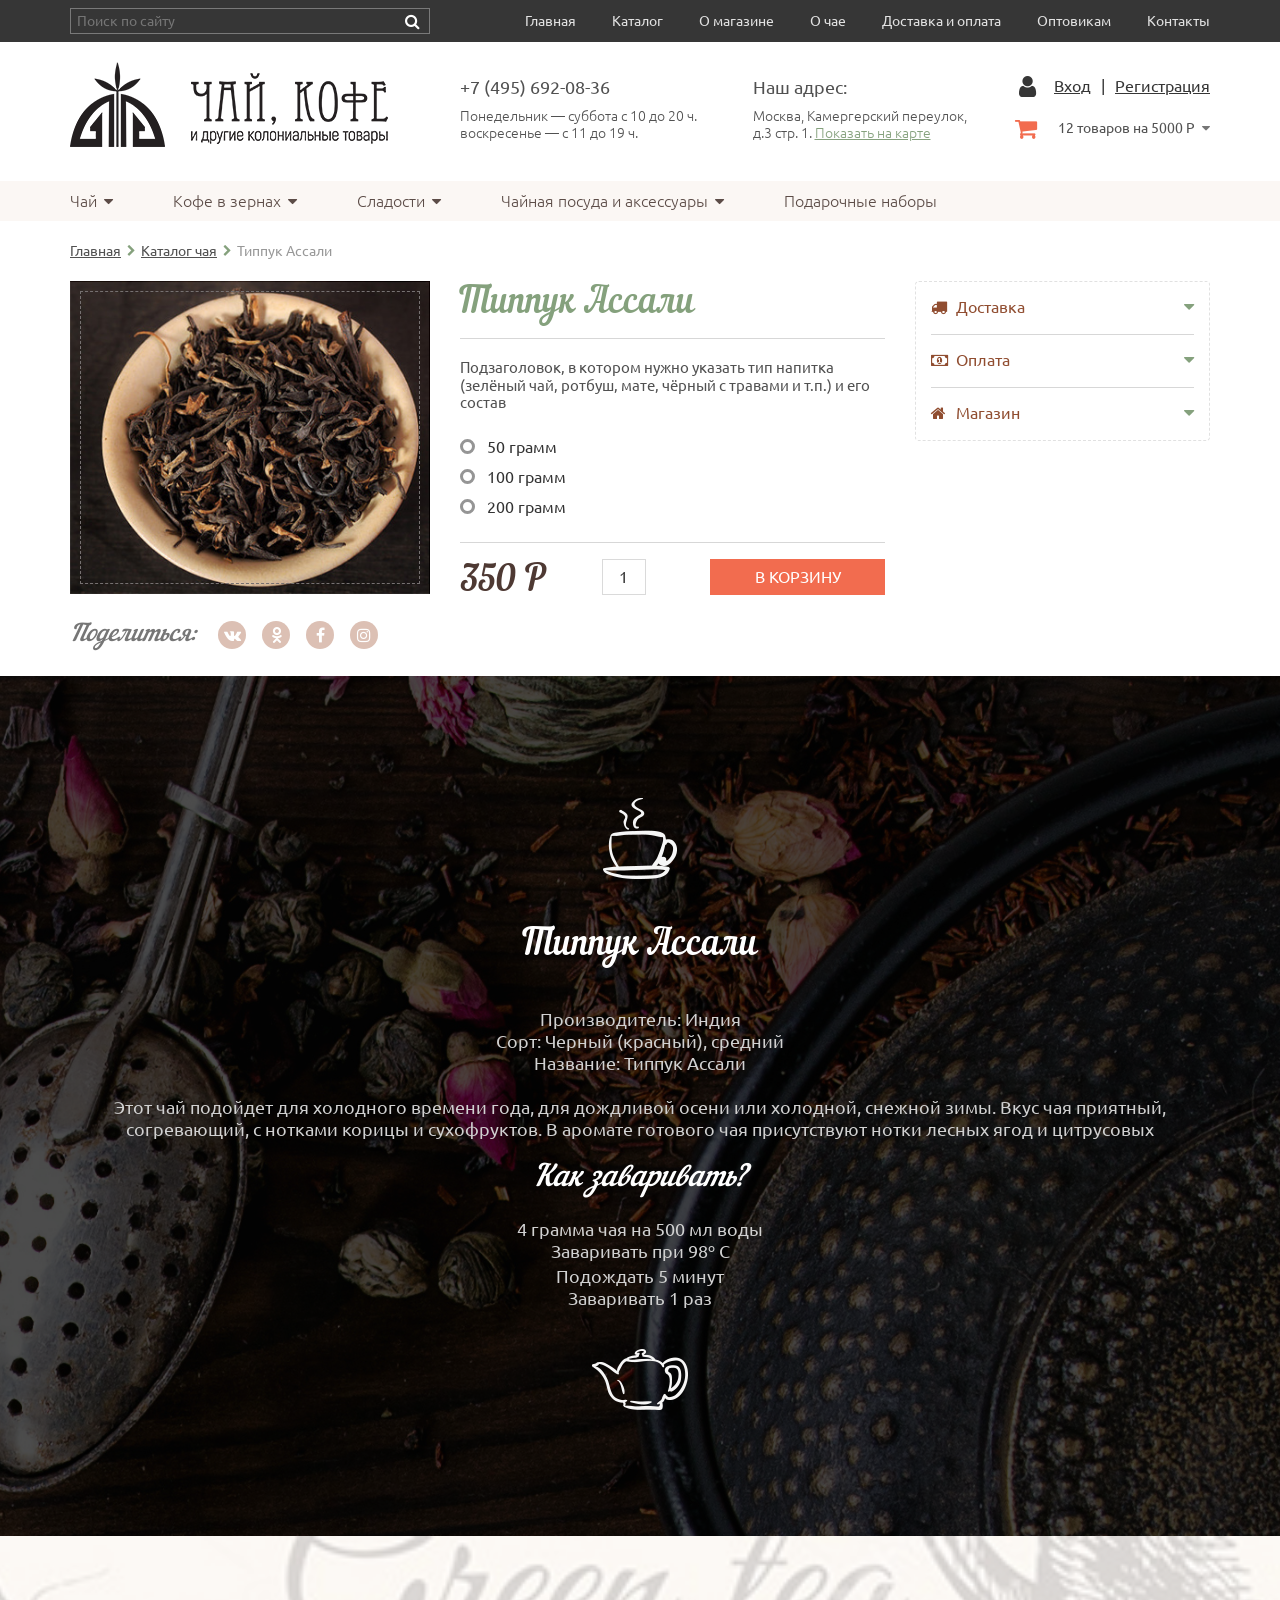
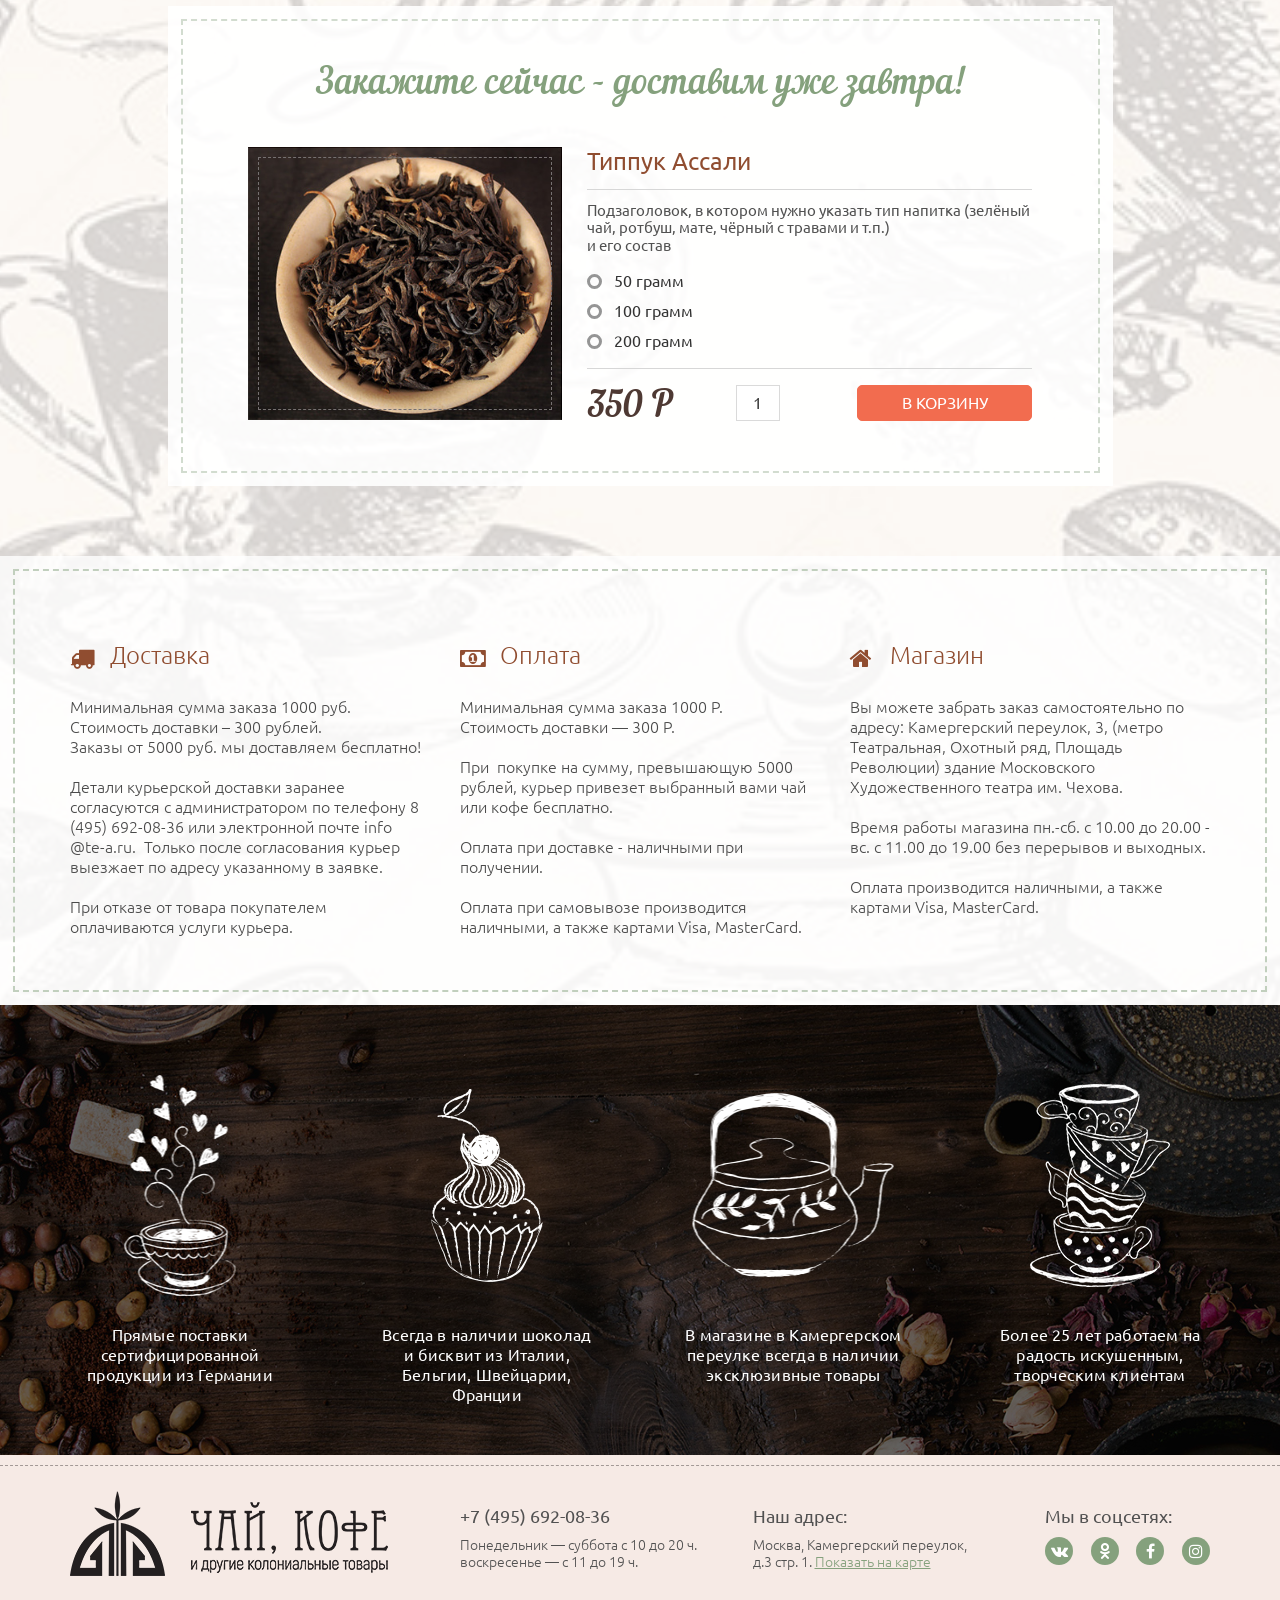
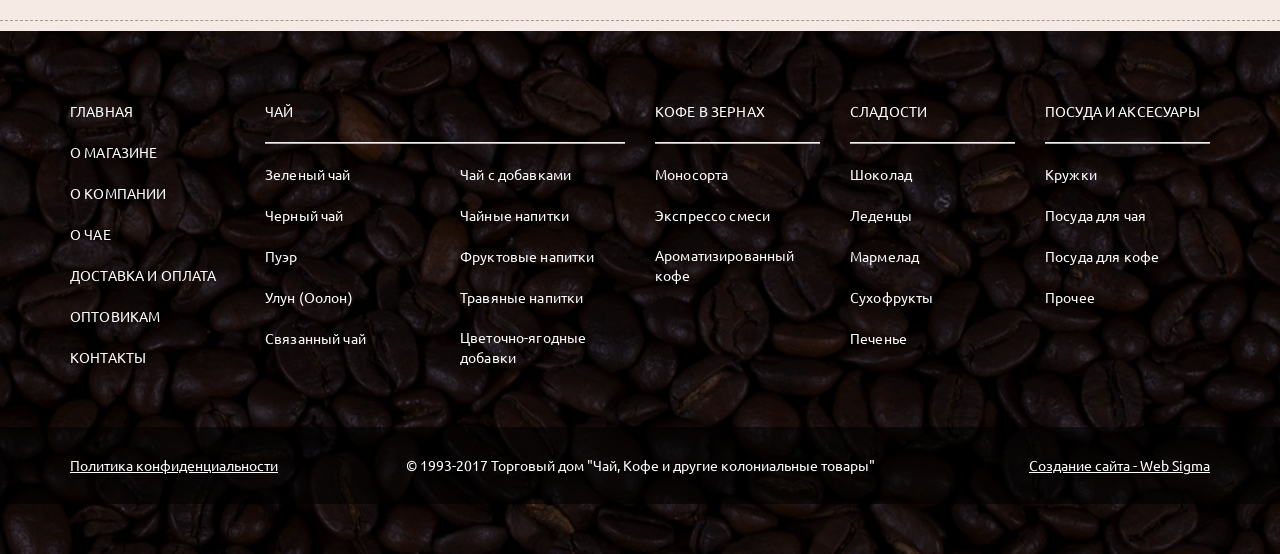
<file: app/card.html>
<!DOCTYPE html>
<html lang="ru">
<head>
	<meta charset="UTF-8">

	<title>Заголовок</title>
<!--
	<link rel="shortcut icon" href="img/favicon/favicon.ico" type="image/x-icon">
	<link rel="icon" href="img/favicon/apple-touch-icon.png">
	<link rel="icon" sizes="72x72" href="img/favicon/apple-touch-icon-72x72.png">
	<link rel="icon" sizes="114x114" href="img/favicon/apple-touch-icon-114x114.png">
-->

	<meta http-equiv="X-UA-Compatible" content="IE=edge">
	<meta name="viewport" content="width=device-width, initial-scale=1">

	<!-- Styles -->
	<link rel="stylesheet" href="libs/bootstrap/bootstrap.min.css">
	<link rel="stylesheet" href="libs/font-awesome/css/font-awesome.min.css">
	<link rel="stylesheet" href="libs/OwlCarousel2/dist/assets/owl.carousel.min.css">
	<link rel="stylesheet" href="libs/OwlCarousel2/dist/assets/owl.theme.default.css">
	<link rel="stylesheet" href="libs/jquery-ui/jquery-ui.min.css">
	<link rel="stylesheet" href="libs/fancybox/dist/jquery.fancybox.min.css">
	<link rel="stylesheet" href="css/fonts.css">
	<link rel="stylesheet" href="css/main.css">
	<link rel="stylesheet" href="css/media.css">
	<!-- End_Styles -->
</head>
<body>
	<header class="header header-mob">
		<div class="header-mob__top">
			<div class="container">
				<div class="row">
					<div class="col-md-12">
						<div class="header__mob-grid">
							<div class="header__mob-search">
								<a href="#" class="mob-search">
									<i class="fa fa-search" aria-hidden="true"></i>
								</a>
								<div class="mob-search__window">
									<input type="text" class="h-search__input" placeholder="Поиск по сайту">
								</div>
							</div>
							<div class="header__mob-menu">
								<a href="#" class="mob-menu__button">
									<i class="fa fa-bars" aria-hidden="true"></i>
								</a>
								<ul class="mob-menu">
									<li class="mob-menu__item">
										<a href="/" class="mob-menu__link">
											Главная
										</a>
									</li>
									<li class="mob-menu__item mob-menu__item-menu">
										<a href="#" class="mob-menu__link nohref">
											Каталог
										</a>
										<ul class="mob-menuSub">
											<li class="mob-menuSub__item">
												<a href="#" class="mob-menuSub__link">
													Пункт подменю
												</a>
											</li>
											<li class="mob-menuSub__item">
												<a href="#" class="mob-menuSub__link">
													Пункт подменю
												</a>
											</li>
											<li class="mob-menuSub__item">
												<a href="#" class="mob-menuSub__link">
													Пункт подменю
												</a>
											</li>
										</ul>
									</li>
									<li class="mob-menu__item">
										<a href="#" class="mob-menu__link">
											О магазине
										</a>
									</li>
									<li class="mob-menu__item">
										<a href="#" class="mob-menu__link">
											О чае
										</a>
									</li>
									<li class="mob-menu__item">
										<a href="#" class="mob-menu__link">
											Доставка и оплата
										</a>
									</li>
									<li class="mob-menu__item">
										<a href="#" class="mob-menu__link">
											Оптовикам
										</a>
									</li>
									<li class="mob-menu__item">
										<a href="#" class="mob-menu__link">
											Контакты
										</a>
									</li>
								</ul>
							</div>
							<div class="header__mob-logo">
								<a href="#" class="mob-logo">
									<img src="img/mob-logo.png" alt="Чай, кофе" class="mob-logo__img">
								</a>
							</div>
							<div class="header__mob-phone">
								<a href="tel:+74956920836" class="mob-phone">
									<i class="fa fa-phone-square" aria-hidden="true"></i>
								</a>
							</div>
							<div class="header__mob-map">
								<a href="#" class="mob-map">
									<i class="fa fa-map-marker" aria-hidden="true"></i>
								</a>
							</div>
							<div class="header__mob-basket">
								<a href="#" class="mob-basket">
									<span class="mob-basket__count">3</span>
									<i class="fa fa-shopping-cart" aria-hidden="true"></i>
								</a>
							</div>
						</div>
					</div>
				</div>
			</div>
		</div>
		<div class="header-mob__bottom">
			<div class="container">
				<div class="row">
					<div class="col-md-12">
						<div class="header__mob-catalogmenu">
							<a href="#" class="mob-catalogmenu__button">
								<span>Меню каталога</span>
							</a>
							<ul class="mob-catalogmenu">
								<li class="mob-catalogmenu__item mob-catalogmenu__item-menu">
									<a href="#" class="mob-catalogmenu__link nohref">
										Чай
									</a>
									<ul class="mob-catalogmenuSub">
										<li class="mob-catalogmenuSub__item">
											<a href="#" class="mob-catalogmenuSub__link">
												Шоколад
											</a>
										</li>
										<li class="mob-catalogmenuSub__item">
											<a href="#" class="mob-catalogmenuSub__link">
												Леденцы
											</a>
										</li>
										<li class="mob-catalogmenuSub__item">
											<a href="#" class="mob-catalogmenuSub__link">
												Мармелад
											</a>
										</li>
										<li class="mob-catalogmenuSub__item">
											<a href="#" class="mob-catalogmenuSub__link">
												Сухофрукты
											</a>
										</li>
										<li class="mob-catalogmenuSub__item">
											<a href="#" class="mob-catalogmenuSub__link">
												Печенье
											</a>
										</li>
									</ul>
								</li>
								<li class="mob-catalogmenu__item mob-catalogmenu__item-menu">
									<a href="#" class="mob-catalogmenu__link nohref">
										Кофе в зернах
									</a>
									<ul class="mob-catalogmenuSub">
										<li class="mob-catalogmenuSub__item">
											<a href="#" class="mob-catalogmenuSub__link">
												Шоколад
											</a>
										</li>
										<li class="mob-catalogmenuSub__item">
											<a href="#" class="mob-catalogmenuSub__link">
												Леденцы
											</a>
										</li>
										<li class="mob-catalogmenuSub__item">
											<a href="#" class="mob-catalogmenuSub__link">
												Мармелад
											</a>
										</li>
										<li class="mob-catalogmenuSub__item">
											<a href="#" class="mob-catalogmenuSub__link">
												Сухофрукты
											</a>
										</li>
										<li class="mob-catalogmenuSub__item">
											<a href="#" class="mob-catalogmenuSub__link">
												Печенье
											</a>
										</li>
									</ul>
								</li>
								<li class="mob-catalogmenu__item mob-catalogmenu__item-menu">
									<a href="#" class="mob-catalogmenu__link nohref">
										Сладости
									</a>
									<ul class="mob-catalogmenuSub">
										<li class="mob-catalogmenuSub__item">
											<a href="#" class="mob-catalogmenuSub__link">
												Шоколад
											</a>
										</li>
										<li class="mob-catalogmenuSub__item">
											<a href="#" class="mob-catalogmenuSub__link">
												Леденцы
											</a>
										</li>
										<li class="mob-catalogmenuSub__item">
											<a href="#" class="mob-catalogmenuSub__link">
												Мармелад
											</a>
										</li>
										<li class="mob-catalogmenuSub__item">
											<a href="#" class="mob-catalogmenuSub__link">
												Сухофрукты
											</a>
										</li>
										<li class="mob-catalogmenuSub__item">
											<a href="#" class="mob-catalogmenuSub__link">
												Печенье
											</a>
										</li>
									</ul>
								</li>
								<li class="mob-catalogmenu__item mob-catalogmenu__item-menu">
									<a href="#" class="mob-catalogmenu__link nohref">
										Чайная посуда и аксессуары
									</a>
									<ul class="mob-catalogmenuSub">
										<li class="mob-catalogmenuSub__item">
											<a href="#" class="mob-catalogmenuSub__link">
												Шоколад
											</a>
										</li>
										<li class="mob-catalogmenuSub__item">
											<a href="#" class="mob-catalogmenuSub__link">
												Леденцы
											</a>
										</li>
										<li class="mob-catalogmenuSub__item">
											<a href="#" class="mob-catalogmenuSub__link">
												Мармелад
											</a>
										</li>
										<li class="mob-catalogmenuSub__item">
											<a href="#" class="mob-catalogmenuSub__link">
												Сухофрукты
											</a>
										</li>
										<li class="mob-catalogmenuSub__item">
											<a href="#" class="mob-catalogmenuSub__link">
												Печенье
											</a>
										</li>
									</ul>
								</li>
								<li class="mob-catalogmenu__item">
									<a href="#" class="mob-catalogmenu__link">
										Подарочные наборы
									</a>
								</li>
							</ul>
						</div>
					</div>
				</div>
			</div>
		</div>
	</header>
	<header class="header header-desktop">
		<div class="header__top">
			<div class="container">
				<div class="row">
					<div class="col-md-3 col-lg-4 col-sm-1">
						<div class="header__h-search">
							<a href="#" class="h-search__loop">
								<i class="fa fa-search" aria-hidden="true"></i>
							</a>
							<div class="h-search">
								<input type="text" class="h-search__input" placeholder="Поиск по сайту">
								<i class="fa fa-search" aria-hidden="true"></i>
							</div>
						</div>
					</div>
					<div class="col-md-9 col-lg-8 col-sm-11">
						<div class="header__h-nav">
							<ul class="h-nav">
								<li class="h-nav__item">
									<a href="#" class="h-nav__link">
										Главная
									</a>
								</li>
								<li class="h-nav__item">
									<a href="#" class="h-nav__link">
										Каталог
									</a>
								</li>
								<li class="h-nav__item">
									<a href="#" class="h-nav__link">
										О магазине
									</a>
								</li>
								<li class="h-nav__item">
									<a href="#" class="h-nav__link">
										О чае
									</a>
								</li>
								<li class="h-nav__item">
									<a href="#" class="h-nav__link">
										Доставка и оплата
									</a>
								</li>
								<li class="h-nav__item">
									<a href="#" class="h-nav__link">
										Оптовикам
									</a>
								</li>
								<li class="h-nav__item">
									<a href="#" class="h-nav__link">
										Контакты
									</a>
								</li>
							</ul>
						</div>
					</div>
				</div>
			</div>
		</div>
		<div class="header__center">
			<div class="container">
				<div class="row">
					<div class="col-lg-4 col-md-4 col-sm-4">
						<div class="header__h-logo">
							<a href="/" class="h-logo">
								<img src="img/h-logo.png" alt="Чай, кофе и другие колониальные товары" class="h-logo__img">
							</a>
						</div>
					</div>
					<div class="col-md-3 col-sm-3">
						<div class="header__h-schedule">
							<div class="h-schedule">
								<b class="h-schedule__phone">
									+7 (495) 692-08-36
								</b>
								<p class="h-schedule__description">
									<span class="h-schedule__description-val1">Понедельник — суббота</span> с 10 до 20 ч.<br><span class="h-schedule__description-val2">воскресенье</span> — с 11 до 19 ч.
								</p>
							</div>
						</div>
					</div>
					<div class="col-md-3 col-sm-3">
						<div class="header__h-addr">
							<div class="h-addr">
								<b class="h-schedule__phone h-addr__title">
									Наш адрес:
								</b>
								<p class="h-schedule__description h-addr__desription">
									Москва, Камергерский переулок,<br>д.3 стр. 1. <a href="#" class="h-addr__link">Показать на карте</a>
								</p>
							</div>
						</div>
					</div>
					<div class="col-md-2 col-sm-2">
						<div class="header__h-profil">
							<div class="h-profil">
								<div class="h-profil__top">
									<a href="#" class="h-profil__link">Вход</a>
									<i class="h-profil__and">
										|
									</i>
									<a href="#" class="h-profil__link h-profil__link-last">Регистрация</a>
									<i class="fa fa-user" aria-hidden="true"></i>
								</div>
								<div class="h-profil__bottom">
									<span class="h-profil__corz">
										12 <span>товаров на 5000 Р</span>
									</span>
									<i class="fa fa-shopping-cart" aria-hidden="true"></i>
									<div class="h-profilPopup">
										<div class="h-profilPopup__list">
											<div class="h-profilPopup__item-wrapper">
												<div class="h-profilPopup__item">
													<a href="#" class="h-profilPopup__close">
														<i class="fa fa-times" aria-hidden="true"></i>
													</a>
													<div class="h-profilPopup__photo">
														<img src="img/item/1.jpg" alt="prod" class="h-profilPopup__img">
													</div>
													<div class="h-profilPopup__description">
														<h2 class="h-profilPopup__title">
															Золотая улитка
														</h2>
														<span class="h-profilPopup__cat">
															чорный чай
														</span>
														<div class="h-profilPopup__row">
															<select class="selectmenu" name="" id="">
																<option>100 грамм</option>
																<option>200 грамм</option>
																<option>300 грамм</option>
															</select>
															<div class="h-profilPopup__price">
																580
															</div>
														</div>
													</div>
												</div>
											</div>
											<div class="h-profilPopup__item-wrapper">
												<div class="h-profilPopup__item">
													<a href="#" class="h-profilPopup__close">
														<i class="fa fa-times" aria-hidden="true"></i>
													</a>
													<div class="h-profilPopup__photo">
														<img src="img/item/1.jpg" alt="prod" class="h-profilPopup__img">
													</div>
													<div class="h-profilPopup__description">
														<h2 class="h-profilPopup__title">
															Золотая улитка
														</h2>
														<span class="h-profilPopup__cat">
															чорный чай
														</span>
														<div class="h-profilPopup__row">
															<select class="selectmenu" name="" id="">
																<option>100 грамм</option>
																<option>200 грамм</option>
																<option>300 грамм</option>
															</select>
															<div class="h-profilPopup__price">
																580
															</div>
														</div>
													</div>
												</div>
											</div>
											<div class="h-profilPopup__item-wrapper">
												<div class="h-profilPopup__item">
													<a href="#" class="h-profilPopup__close">
														<i class="fa fa-times" aria-hidden="true"></i>
													</a>
													<div class="h-profilPopup__photo">
														<img src="img/item/1.jpg" alt="prod" class="h-profilPopup__img">
													</div>
													<div class="h-profilPopup__description">
														<h2 class="h-profilPopup__title">
															Золотая улитка
														</h2>
														<span class="h-profilPopup__cat">
															чорный чай
														</span>
														<div class="h-profilPopup__row">
															<select class="selectmenu" name="" id="">
																<option>100 грамм</option>
																<option>200 грамм</option>
																<option>300 грамм</option>
															</select>
															<div class="h-profilPopup__price">
																580
															</div>
														</div>
													</div>
												</div>
											</div>
										</div>
										<div class="h-profilPopup__bottom">
											<div class="h-profilPopup__sum">
												Итого к оплате: <span>1740</span>
											</div>
											<a href="#" class="btn h-profilPopup__button">
												Оформить заказ
											</a>
										</div>
									</div>
								</div>
							</div>
						</div>
					</div>
				</div>
			</div>
		</div>
		<div class="header__bottom">
			<div class="container">
				<div class="row">
					<div class="col-md-12">
						<div class="header__h-catalog">
							<ul class="h-catalog">
								<li class="h-catalog__item">
									<a href="#" class="h-catalog__link">
										Чай
									</a>
									<ul class="h-catalog-sub">
										<li class="h-catalog-sub__item">
											<a href="#" class="h-catalog-sub__link">
												Зеленый чай
											</a>
										</li>
										<li class="h-catalog-sub__item">
											<a href="#" class="h-catalog-sub__link">
												Черный чай
											</a>
										</li>
										<li class="h-catalog-sub__item">
											<a href="#" class="h-catalog-sub__link">
												Пуэр
											</a>
										</li>
										<li class="h-catalog-sub__item">
											<a href="#" class="h-catalog-sub__link">
												Улун (Оолон)
											</a>
										</li>
										<li class="h-catalog-sub__item">
											<a href="#" class="h-catalog-sub__link">
												Связанный чай
											</a>
										</li>
										<li class="h-catalog-sub__item">
											<a href="#" class="h-catalog-sub__link">
												Чай с добавками
											</a>
										</li>
										<li class="h-catalog-sub__item">
											<a href="#" class="h-catalog-sub__link">
												Чайные напитки
											</a>
										</li>
										<li class="h-catalog-sub__item">
											<a href="#" class="h-catalog-sub__link">
												Фруктовые напитки
											</a>
										</li>
										<li class="h-catalog-sub__item">
											<a href="#" class="h-catalog-sub__link">
												Травяные напитки
											</a>
										</li>
										<li class="h-catalog-sub__item">
											<a href="#" class="h-catalog-sub__link">
												Цветочно-ягодные добавки
											</a>
										</li>
									</ul>
								</li>
								<li class="h-catalog__item">
									<a href="#" class="h-catalog__link">
										Кофе в зернах
									</a>
									<ul class="h-catalog-sub">
										<li class="h-catalog-sub__item">
											<a href="#" class="h-catalog-sub__link">
												Моносорта
											</a>
										</li>
										<li class="h-catalog-sub__item">
											<a href="#" class="h-catalog-sub__link">
												Экспрессо смеси
											</a>
										</li>
										<li class="h-catalog-sub__item">
											<a href="#" class="h-catalog-sub__link">
												Ароматизированный кофе
											</a>
										</li>
									</ul>
								</li>
								<li class="h-catalog__item">
									<a href="#" class="h-catalog__link">
										Сладости
									</a>
									<ul class="h-catalog-sub">
										<li class="h-catalog-sub__item">
											<a href="#" class="h-catalog-sub__link">
												Шоколад
											</a>
										</li>
										<li class="h-catalog-sub__item">
											<a href="#" class="h-catalog-sub__link">
												Леденцы
											</a>
										</li>
										<li class="h-catalog-sub__item">
											<a href="#" class="h-catalog-sub__link">
												Мармелад
											</a>
										</li>
										<li class="h-catalog-sub__item">
											<a href="#" class="h-catalog-sub__link">
												Сухофрукты
											</a>
										</li>
										<li class="h-catalog-sub__item">
											<a href="#" class="h-catalog-sub__link">
												Печенье
											</a>
										</li>
									</ul>
								</li>
								<li class="h-catalog__item">
									<a href="#" class="h-catalog__link">
										Чайная посуда и аксессуары
									</a>
									<ul class="h-catalog-sub">
										<li class="h-catalog-sub__item">
											<a href="#" class="h-catalog-sub__link">
												Кружки
											</a>
										</li>
										<li class="h-catalog-sub__item">
											<a href="#" class="h-catalog-sub__link">
												Посуда для чая
											</a>
										</li>
										<li class="h-catalog-sub__item">
											<a href="#" class="h-catalog-sub__link">
												Посуда для кофе
											</a>
										</li>
										<li class="h-catalog-sub__item">
											<a href="#" class="h-catalog-sub__link">
												Прочее
											</a>
										</li>
									</ul>
								</li>
								<li class="h-catalog__item">
									<a href="#" class="h-catalog__link">
										Подарочные наборы
									</a>
								</li>
							</ul>
						</div>
					</div>
				</div>
			</div>
		</div>
	</header>
	<div class="page">
		<div class="page__section">
			<div class="container">
				<div class="row">
					<div class="col-md-12">
						<div class="page__p-path">
							<ul class="p-path">
								<li class="p-path__item">
									<a href="#" class="p-path__link">
										Главная
									</a>
								</li>
								<li class="p-path__item">
									<a href="#" class="p-path__link">
										Каталог чая
									</a>
								</li>
								<li class="p-path__item p-path__item-last">
									<span class="p-path__link">
										Типпук Ассали
									</span>
								</li>
							</ul>
						</div>
					</div>
				</div>
				<div class="row">
					<div class="col-md-4 col-sm-4">
						<div class="page__p-tov">
							<a href="img/item/tov.jpg" class="p-tov__img-fancybox">
								<div class="p-tov p-tov__img-wp">
									<img src="img/item/tov.jpg" alt="tovar" class="p-tov__img">
								</div>
							</a>
							<div class="p-tov">
								<div class="p-tov__share">
									Поделиться:
									<ul class="p-tov__share-list">
										<li class="p-tov__share-item">
											<a href="#" class="p-tov__share-link">
												<i class="fa fa-vk" aria-hidden="true"></i>
											</a>
										</li>
										<li class="p-tov__share-item">
											<a href="#" class="p-tov__share-link">
												<i class="fa fa-odnoklassniki" aria-hidden="true"></i>
											</a>
										</li>
										<li class="p-tov__share-item">
											<a href="#" class="p-tov__share-link">
												<i class="fa fa-facebook" aria-hidden="true"></i>
											</a>
										</li>
										<li class="p-tov__share-item">
											<a href="#" class="p-tov__share-link">
												<i class="fa fa-instagram" aria-hidden="true"></i>
											</a>
										</li>
									</ul>
								</div>
							</div>
						</div>
					</div>
					<div class="col-md-8 col-sm-8">
						<div class="row">
							<div class="col-md-7 col-sm-6">
								<div class="page__p-tov">
									<div class="p-tov">
										<h1 class="p-tov__title">
											Типпук Ассали
										</h1>
										<p class="p-tov__description">
											Подзаголовок, в котором нужно указать тип напитка (зелёный чай, ротбуш, мате, чёрный с травами и т.п.) и его состав
										</p>
										<ul class="p-tov__grams">
											<li class="p-tov__gram">
												<input type="radio" id="radio0" name="section1">
												<label for="radio0">
													50 грамм
												</label>
											</li>
											<li class="p-tov__gram">
												<input type="radio" id="radio1" name="section1">
												<label for="radio1">
													100 грамм
												</label>
											</li>
											<li class="p-tov__gram">
												<input type="radio" id="radio2" name="section1">
												<label for="radio2">
													200 грамм
												</label>
											</li>
										</ul>
										<div class="p-tov__row">
											<div class="p-tov__grid">
												<div class="p-tov__price">
													350
												</div>
											</div>
											<div class="p-tov__grid">
												<input type="text" class="p-tov__count" value="1">
											</div>
											<div class="p-tov__grid">
												<a href="#" class="btn p-tov__buy">
													В корзину
												</a>
											</div>
										</div>
									</div>
								</div>
							</div>
							<div class="col-md-5 col-sm-6">
								<div class="page__p-tov">
									<div class="p-tov">
										<div class="p-tov__info">
											<div class="p-tov__item p-tov__item-1">
												<div class="p-tov__sub-title">
													<i class="fa fa-truck" aria-hidden="true"></i>
													Доставка
												</div>
												<div class="p-tov__sub-description">
													Минимальная сумма заказа 1000 Р. Стоимость доставки — 300 Р.<br><br>При  покупке на сумму, превышающую 5000 рублей, курьер привезет выбранный вами чай или кофе бесплатно.<br><br>Курьер выезжает только после подтверждения заказа и согласования доставки по телефону. <a href="#">Подробнее</a>
												</div>
											</div>
											<div class="p-tov__item p-tov__item-2">
												<div class="p-tov__sub-title">
													<i class="fa fa-money" aria-hidden="true"></i>
													Оплата
												</div>
												<div class="p-tov__sub-description">
													Минимальная сумма заказа 1000 Р. Стоимость доставки — 300 Р.<br><br>При  покупке на сумму, превышающую 5000 рублей, курьер привезет выбранный вами чай или кофе бесплатно.<br><br>Курьер выезжает только после подтверждения заказа и согласования доставки по телефону. <a href="#">Подробнее</a>
												</div>
											</div>
											<div class="p-tov__item p-tov__item-3">
												<div class="p-tov__sub-title">
													<i class="fa fa-home" aria-hidden="true"></i>
													Магазин
												</div>
												<div class="p-tov__sub-description">
													Минимальная сумма заказа 1000 Р. Стоимость доставки — 300 Р.<br><br>При  покупке на сумму, превышающую 5000 рублей, курьер привезет выбранный вами чай или кофе бесплатно.<br><br>Курьер выезжает только после подтверждения заказа и согласования доставки по телефону. <a href="#">Подробнее</a>
												</div>
											</div>
										</div>
									</div>
								</div>
							</div>
						</div>
					</div>
				</div>
			</div>
		</div>
		<div class="page__section page__section-zav" style="background-image: url(img/tea-bg.jpg);">
			<div class="container">
				<div class="row">
					<div class="col-md-12">
						<div class="page__p-tea">
							<div class="p-tea">
								<div class="p-tea__row">
									<img src="img/icon/1.png" alt="alt" class="p-tea__img">
								</div><br><br>
								<h2 class="p-tea__title">
									Типпук Ассали
								</h2><br><br>
								<p class="p-tea__description">
									Производитель: Индия<br>
									Сорт: Черный (красный), средний<br>
									Название: Типпук Ассали<br><br>
									Этот чай подойдет для холодного времени года,
									для дождливой осени или холодной, снежной зимы.
									Вкус чая приятный, согревающий, с нотками корицы и сухофруктов.
									В аромате готового чая присутствуют нотки лесных ягод и цитрусовых
								</p><br><br>
								<i class="p-tea__italic">
									Как заваривать?
								</i><br><br>
								<p class="p-tea__description">
									4 грамма чая на 500 мл воды<br>
									Заваривать при 98<sup>о</sup> С<br>
									Подождать 5 минут<br>
									Заваривать 1 раз
								</p><br><br><br>
								<div class="p-tea__row">
									<img src="img/icon/2.png" alt="alt" class="p-tea__img">
								</div>
							</div>
						</div>
					</div>
				</div>
			</div>
		</div>
		<div class="page__section page__section-bg page__section-block" style="background-image: url(img/section-bg.jpg);">
			<div class="container">
				<div class="row">
					<div class="col-md-12 col-lg-10 col-lg-offset-1">
						<div class="page__p-ordernow">
							<div class="p-ordernow">
								<div class="row">
									<div class="col-md-12">
										<div class="p-ordernow__title">
											Закажите сейчас - доставим уже завтра!
										</div>
									</div>
								</div>
								<div class="row">
									<div class="col-md-5 col-sm-5">
										<div class="page__p-tov">
											<div class="p-tov p-tov__img-wp">
												<img src="img/item/tov.jpg" alt="tovar" class="p-tov__img">
											</div>
										</div>
									</div>
									<div class="col-md-7 col-sm-7">
										<h3 class="p-ordernow__subtitle">
											Типпук Ассали
										</h3>
										<p class="p-tov__description p-ordernow__description">
											Подзаголовок, в котором нужно указать тип напитка (зелёный чай, ротбуш, мате, чёрный с травами и т.п.)<br>и его состав
										</p>
										<ul class="p-tov__grams">
											<li class="p-tov__gram">
												<input type="radio" id="radio3" name="section2">
												<label for="radio3">
													50 грамм
												</label>
											</li>
											<li class="p-tov__gram">
												<input type="radio" id="radio4" name="section2">
												<label for="radio4">
													100 грамм
												</label>
											</li>
											<li class="p-tov__gram">
												<input type="radio" id="radio5" name="section2">
												<label for="radio5">
													200 грамм
												</label>
											</li>
										</ul>
										<div class="p-tov__row">
											<div class="p-tov__grid">
												<div class="p-tov__price">
													350
												</div>
											</div>
											<div class="p-tov__grid">
												<input type="text" class="p-tov__count" value="1">
											</div>
											<div class="p-tov__grid">
												<a href="#" class="btn p-tov__buy" style="border-radius: 5px">
													В корзину
												</a>
											</div>
										</div>
									</div>
								</div>
							</div>
						</div>
					</div>
				</div>
				<div class="row">
					<div class="col-xs-12 hidden-sm hidden-md hidden-lg">
						<div class="page__p-tov page__p-ordernow page__p-tov-mob">
							<div class="p-tov">
								<div class="p-tov__info">
									<div class="p-tov__item p-tov__item-1">
										<div class="p-tov__sub-title">
											<i class="fa fa-truck" aria-hidden="true"></i>
											Доставка
										</div>
										<div class="p-tov__sub-description">
											Минимальная сумма заказа 1000 Р. Стоимость доставки — 300 Р.<br><br>При  покупке на сумму, превышающую 5000 рублей, курьер привезет выбранный вами чай или кофе бесплатно.<br><br>Курьер выезжает только после подтверждения заказа и согласования доставки по телефону. <a href="#">Подробнее</a>
										</div>
									</div>
									<div class="p-tov__item p-tov__item-2">
										<div class="p-tov__sub-title">
											<i class="fa fa-money" aria-hidden="true"></i>
											Оплата
										</div>
										<div class="p-tov__sub-description">
											Минимальная сумма заказа 1000 Р. Стоимость доставки — 300 Р.<br><br>При  покупке на сумму, превышающую 5000 рублей, курьер привезет выбранный вами чай или кофе бесплатно.<br><br>Курьер выезжает только после подтверждения заказа и согласования доставки по телефону. <a href="#">Подробнее</a>
										</div>
									</div>
									<div class="p-tov__item p-tov__item-3">
										<div class="p-tov__sub-title">
											<i class="fa fa-home" aria-hidden="true"></i>
											Магазин
										</div>
										<div class="p-tov__sub-description">
											Минимальная сумма заказа 1000 Р. Стоимость доставки — 300 Р.<br><br>При  покупке на сумму, превышающую 5000 рублей, курьер привезет выбранный вами чай или кофе бесплатно.<br><br>Курьер выезжает только после подтверждения заказа и согласования доставки по телефону. <a href="#">Подробнее</a>
										</div>
									</div>
								</div>
							</div>
						</div>
					</div>
				</div>
			</div>
			<div class="page__section page__section-bord hidden-xs">
				<div class="container">
					<div class="row">
						<div class="col-md-4 col-sm-4">
							<div class="page__p-info">
								<div class="p-info">
									<div class="p-info__title">
										<i class="fa fa-truck" aria-hidden="true"></i>
										Доставка
									</div>
									<p class="p-info__description">
										Минимальная сумма заказа 1000 руб.  Стоимость доставки – 300 рублей.<br>Заказы от 5000 руб. мы доставляем бесплатно!<br><br>Детали курьерской доставки заранее согласуются с администратором по телефону 8 (495) 692-08-36 или электронной почте info @te-a.ru.  Только после согласования курьер выезжает по адресу указанному в заявке.<br><br>При отказе от товара покупателем оплачиваются услуги курьера.
									</p>
								</div>
							</div>
						</div>
						<div class="col-md-4 col-sm-4">
							<div class="page__p-info">
								<div class="p-info">
									<div class="p-info__title">
										<i class="fa fa-money" aria-hidden="true"></i>
										Оплата
									</div>
									<p class="p-info__description">
										Минимальная сумма заказа 1000 Р.<br>Стоимость доставки — 300 Р.<br><br>При  покупке на сумму, превышающую 5000 рублей, курьер привезет выбранный вами чай или кофе бесплатно.<br><br>Оплата при  доставке - наличными при получении.<br><br>Оплата при самовывозе производится наличными, а также картами Visa, MasterCard.
									</p>
								</div>
							</div>
						</div>
						<div class="col-md-4 col-sm-4">
							<div class="page__p-info">
								<div class="p-info">
									<div class="p-info__title">
										<i class="fa fa-home" aria-hidden="true"></i>
										Магазин
									</div>
									<p class="p-info__description">
										Вы можете забрать заказ самостоятельно по адресу: Камергерский переулок, 3, (метро Театральная, Охотный ряд, Площадь Революции) здание Московского Художественного театра им. Чехова.<br><br>Время работы магазина пн.-сб. с 10.00 до 20.00 - вс. с 11.00 до 19.00 без перерывов и выходных.<br><br>Оплата производится наличными, а также картами Visa, MasterCard.
									</p>
								</div>
							</div>
						</div>
					</div>
				</div>
			</div>
		</div>
		<div class="page__section page__section-more" style="background-image: url(img/more.jpg);">
			<div class="container">
				<div class="row">
					<div class="col-md-12">
						<div class="page__p-trigers p-trigers__pc">
							<div class="p-trigers">
								<div class="p-trigers__top">
									<img src="img/trigers/1.png" alt="img" class="p-trigers__img">
								</div>
								<div class="p-trigers__bottom">
									<span class="p-trigers__title">
										Прямые поставки сертифицированной продукции из Германии
									</span>
								</div>
							</div>
							<div class="p-trigers">
								<div class="p-trigers__top">
									<img src="img/trigers/2.png" alt="img" class="p-trigers__img">
								</div>
								<div class="p-trigers__bottom">
									<span class="p-trigers__title">
										Всегда в наличии шоколад и бисквит из Италии, Бельгии, Швейцарии, Франции
									</span>
								</div>
							</div>
							<div class="p-trigers">
								<div class="p-trigers__top">
									<img src="img/trigers/3.png" alt="img" class="p-trigers__img">
								</div>
								<div class="p-trigers__bottom">
									<span class="p-trigers__title">
										В магазине в Камергерском переулке всегда в наличии эксклюзивные товары
									</span>
								</div>
							</div>
							<div class="p-trigers">
								<div class="p-trigers__top">
									<img src="img/trigers/4.png" alt="img" class="p-trigers__img">
								</div>
								<div class="p-trigers__bottom">
									<span class="p-trigers__title">
										Более 25 лет работаем на радость искушенным, творческим клиентам
									</span>
								</div>
							</div>
						</div>
						<div class="page__p-trigers p-trigers__slider owl-carousel">
							<div class="p-trigers">
								<div class="p-trigers__top">
									<img src="img/trigers/1.png" alt="img" class="p-trigers__img">
								</div>
								<div class="p-trigers__bottom">
									<span class="p-trigers__title">
										Прямые поставки сертифицированной продукции из Германии
									</span>
								</div>
							</div>
							<div class="p-trigers">
								<div class="p-trigers__top">
									<img src="img/trigers/2.png" alt="img" class="p-trigers__img">
								</div>
								<div class="p-trigers__bottom">
									<span class="p-trigers__title">
										Всегда в наличии шоколад и бисквит из Италии, Бельгии, Швейцарии, Франции
									</span>
								</div>
							</div>
							<div class="p-trigers">
								<div class="p-trigers__top">
									<img src="img/trigers/3.png" alt="img" class="p-trigers__img">
								</div>
								<div class="p-trigers__bottom">
									<span class="p-trigers__title">
										В магазине в Камергерском переулке всегда в наличии эксклюзивные товары
									</span>
								</div>
							</div>
							<div class="p-trigers">
								<div class="p-trigers__top">
									<img src="img/trigers/4.png" alt="img" class="p-trigers__img">
								</div>
								<div class="p-trigers__bottom">
									<span class="p-trigers__title">
										Более 25 лет работаем на радость искушенным, творческим клиентам
									</span>
								</div>
							</div>
						</div>
					</div>
				</div>
			</div>
		</div>
	</div>
	<footer class="footer">
		<div class="footer__top">
			<div class="footer__top-border">
				<div class="container">
					<div class="row">
						<div class="col-md-4 col-sm-4">
							<div class="header__h-logo">
								<a href="/" class="h-logo">
									<img src="img/h-logo.png" alt="Чай, кофе и другие колониальные товары" class="h-logo__img">
								</a>
							</div>
							<div class="header__h-logo-mob">
								<a href="/" class="h-logo">
									<img src="img/f-mob-logo.png" alt="Чай, кофе и другие колониальные товары" class="h-logo__img">
								</a>
							</div>
						</div>
						<div class="col-md-3 col-sm-3">
							<div class="header__h-schedule">
								<div class="h-schedule">
									<b class="h-schedule__phone">
										+7 (495) 692-08-36
									</b>
									<p class="h-schedule__description">
										<span class="h-schedule__description-val1">Понедельник — суббота</span> с 10 до 20 ч.<br><span class="h-schedule__description-val2">воскресенье</span> — с 11 до 19 ч.
									</p>
								</div>
							</div>
						</div>
						<div class="col-md-3 col-sm-3">
							<div class="header__h-addr">
								<div class="h-addr">
									<b class="h-schedule__phone h-addr__title">
										Наш адрес:
									</b>
									<p class="h-schedule__description h-addr__desription">
										Москва, Камергерский переулок,<br>д.3 стр. 1. <a href="#" class="h-addr__link">Показать на карте</a>
									</p>
								</div>
							</div>
						</div>
						<div class="col-md-2 col-sm-2">
							<div class="footer__f-soc">
								<div class="f-soc">
									<b class="h-schedule__phone h-addr__title">
										Мы в соцсетях:
									</b>
									<ul class="f-soc__list">
										<li class="f-soc__item">
											<a href="#" class="f-soc__link">
												<i class="fa fa-vk" aria-hidden="true"></i>
											</a>
										</li>
										<li class="f-soc__item">
											<a href="#" class="f-soc__link">
												<i class="fa fa-odnoklassniki" aria-hidden="true"></i>
											</a>
										</li>
										<li class="f-soc__item">
											<a href="#" class="f-soc__link">
												<i class="fa fa-facebook" aria-hidden="true"></i>
											</a>
										</li>
										<li class="f-soc__item">
											<a href="#" class="f-soc__link">
												<i class="fa fa-instagram" aria-hidden="true"></i>
											</a>
										</li>
									</ul>
								</div>
							</div>
						</div>
					</div>
				</div>
			</div>
		</div>
		<div class="footer__center">
			<div class="page__section page__section-more" style="background-image: url(img/cofe.jpg);">
				<div class="container">
					<div class="row">
						<div class="col-md-2 col-xs-12 col-sm-3">
							<div class="footer__f-menu">
								<ul class="f-menu">
									<li class="f-menu__item">
										<a href="#" class="f-menu__link">
											Главная
										</a>
									</li>
									<li class="f-menu__item">
										<a href="#" class="f-menu__link">
											О магазине
										</a>
									</li>
									<li class="f-menu__item">
										<a href="#" class="f-menu__link">
											О компании
										</a>
									</li>
									<li class="f-menu__item">
										<a href="#" class="f-menu__link">
											О чае
										</a>
									</li>
									<li class="f-menu__item">
										<a href="#" class="f-menu__link">
											Доставка и оплата
										</a>
									</li>
									<li class="f-menu__item">
										<a href="#" class="f-menu__link">
											Оптовикам
										</a>
									</li>
									<li class="f-menu__item">
										<a href="#" class="f-menu__link">
											Контакты
										</a>
									</li>
								</ul>
							</div>
						</div>
						<hr class="f-menu-mob">
						<div class="col-md-4 col-xs-12 col-sm-3">
							<div class="row">
								<div class="col-md-12">
									<div class="footer__f-menu">
										<ul class="f-menu">
											<li class="f-menu__item f-menu__item-title" style="text-align: left;">
												<b class="f-menu__link">
													Чай
												</b>
											</li>
										</ul>
										<hr class="f-menu-desc">
									</div>
								</div>
							</div>
							<div class="row">
								<div class="col-md-6 col-xs-6 col-sm-12">
									<div class="footer__f-menu">
										<ul class="f-menu f-menu-sub">
											<li class="f-menu__item">
												<a href="#" class="f-menu__link">
													Зеленый чай
												</a>
											</li>
											<li class="f-menu__item">
												<a href="#" class="f-menu__link">
													Черный чай
												</a>
											</li>
											<li class="f-menu__item">
												<a href="#" class="f-menu__link">
													Пуэр
												</a>
											</li>
											<li class="f-menu__item">
												<a href="#" class="f-menu__link">
													Улун (Оолон)
												</a>
											</li>
											<li class="f-menu__item">
												<a href="#" class="f-menu__link">
													Связанный чай
												</a>
											</li>
										</ul>
									</div>
								</div>
								<div class="col-md-6 col-xs-6 col-sm-12">
									<div class="footer__f-menu">
										<ul class="f-menu f-menu-sub">
											<li class="f-menu__item">
												<a href="#" class="f-menu__link">
													Чай с добавками
												</a>
											</li>
											<li class="f-menu__item">
												<a href="#" class="f-menu__link">
													Чайные напитки
												</a>
											</li>
											<li class="f-menu__item">
												<a href="#" class="f-menu__link">
													Фруктовые напитки
												</a>
											</li>
											<li class="f-menu__item">
												<a href="#" class="f-menu__link">
													Травяные напитки
												</a>
											</li>
											<li class="f-menu__item">
												<a href="#" class="f-menu__link">
													Цветочно-ягодные добавки
												</a>
											</li>
										</ul>
									</div>
								</div>
							</div>
						</div>
						<hr class="f-menu-mob">
						<div class="col-md-2 col-xs-6 col-sm-3">
							<div class="row">
								<div class="col-md-12">
									<div class="footer__f-menu">
										<ul class="f-menu">
											<li class="f-menu__item f-menu__item-title" style="text-align: left;">
												<b class="f-menu__link">
													кОФЕ В ЗЕРНАХ
												</b>
											</li>
										</ul>
										<hr class="f-menu-desc">
									</div>
									<div class="footer__f-menu">
										<ul class="f-menu f-menu-sub">
											<li class="f-menu__item">
												<a href="#" class="f-menu__link">
													Моносорта
												</a>
											</li>
											<li class="f-menu__item">
												<a href="#" class="f-menu__link">
													Экспрессо смеси
												</a>
											</li>
											<li class="f-menu__item">
												<a href="#" class="f-menu__link">
													Ароматизированный кофе
												</a>
											</li>
										</ul>
									</div>
								</div>
							</div>
						</div>
						<div class="col-md-2 col-xs-6 col-sm-3">
							<div class="row">
								<div class="col-md-12">
									<div class="footer__f-menu">
										<ul class="f-menu">
											<li class="f-menu__item f-menu__item-title" style="text-align: left;">
												<b class="f-menu__link">
													Сладости
												</b>
											</li>
										</ul>
										<hr class="f-menu-desc">
									</div>
									<div class="footer__f-menu">
										<ul class="f-menu f-menu-sub">
											<li class="f-menu__item">
												<a href="#" class="f-menu__link">
													Шоколад
												</a>
											</li>
											<li class="f-menu__item">
												<a href="#" class="f-menu__link">
													Леденцы
												</a>
											</li>
											<li class="f-menu__item">
												<a href="#" class="f-menu__link">
													Мармелад
												</a>
											</li>
											<li class="f-menu__item">
												<a href="#" class="f-menu__link">
													Сухофрукты
												</a>
											</li>
											<li class="f-menu__item">
												<a href="#" class="f-menu__link">
													Печенье
												</a>
											</li>
										</ul>
									</div>
								</div>
							</div>
						</div>
						<hr class="f-menu-mob">
						<div class="col-md-2 col-xs-12 col-sm-3">
							<div class="row">
								<div class="col-md-12">
									<div class="footer__f-menu">
										<ul class="f-menu">
											<li class="f-menu__item f-menu__item-title" style="text-align: left;">
												<b class="f-menu__link">
													Посуда и аксесуары
												</b>
											</li>
										</ul>
										<hr class="f-menu-desc">
									</div>
									<div class="footer__f-menu">
										<ul class="f-menu f-menu-sub">
											<li class="f-menu__item">
												<a href="#" class="f-menu__link">
													Кружки
												</a>
											</li>
											<li class="f-menu__item">
												<a href="#" class="f-menu__link">
													Посуда для чая
												</a>
											</li>
											<li class="f-menu__item">
												<a href="#" class="f-menu__link">
													Посуда для кофе
												</a>
											</li>
											<li class="f-menu__item">
												<a href="#" class="f-menu__link">
													Прочее
												</a>
											</li>
										</ul>
									</div>
								</div>
							</div>
						</div>
					</div>
				</div>
				<div class="footer__bottom">
					<div class="container">
						<div class="row">
							<div class="col-md-3">
								<div class="footer__f-copy" style="text-align: left;">
									<div class="f-copy">
										<a href="#" class="f-copy__link">
											Политика конфиденциальности
										</a>
									</div>
								</div>
							</div>
							<div class="col-md-6">
								<div class="footer__f-copy" style="text-align: center;">
									<div class="f-copy">
										<p class="f-copy__text">
											© 1993-2017 Торговый дом "Чай, Кофе и другие колониальные товары"
										</p>
									</div>
								</div>
							</div>
							<div class="col-md-3">
								<div class="footer__f-copy" style="text-align: right;">
									<div class="f-copy">
										<a href="#" class="f-copy__link">
											Создание сайта - Web Sigma
										</a>
									</div>
								</div>
							</div>
						</div>
					</div>
				</div>
			</div>
		</div>
	</footer>

	<!-- Scripts -->
	<script type="text/javascript" src="libs/jquery/jquery.min.js"></script>
	<script type="text/javascript" src="libs/OwlCarousel2/dist/owl.carousel.min.js"></script>
	<script type="text/javascript" src="libs/jquery-ui/jquery-ui.min.js"></script>
	<script type="text/javascript" src="libs/fancybox/dist/jquery.fancybox.min.js"></script>
	<script type="text/javascript" src="js/main.js"></script>
	<!-- End_Scripts -->
</body>
</html>
</file>
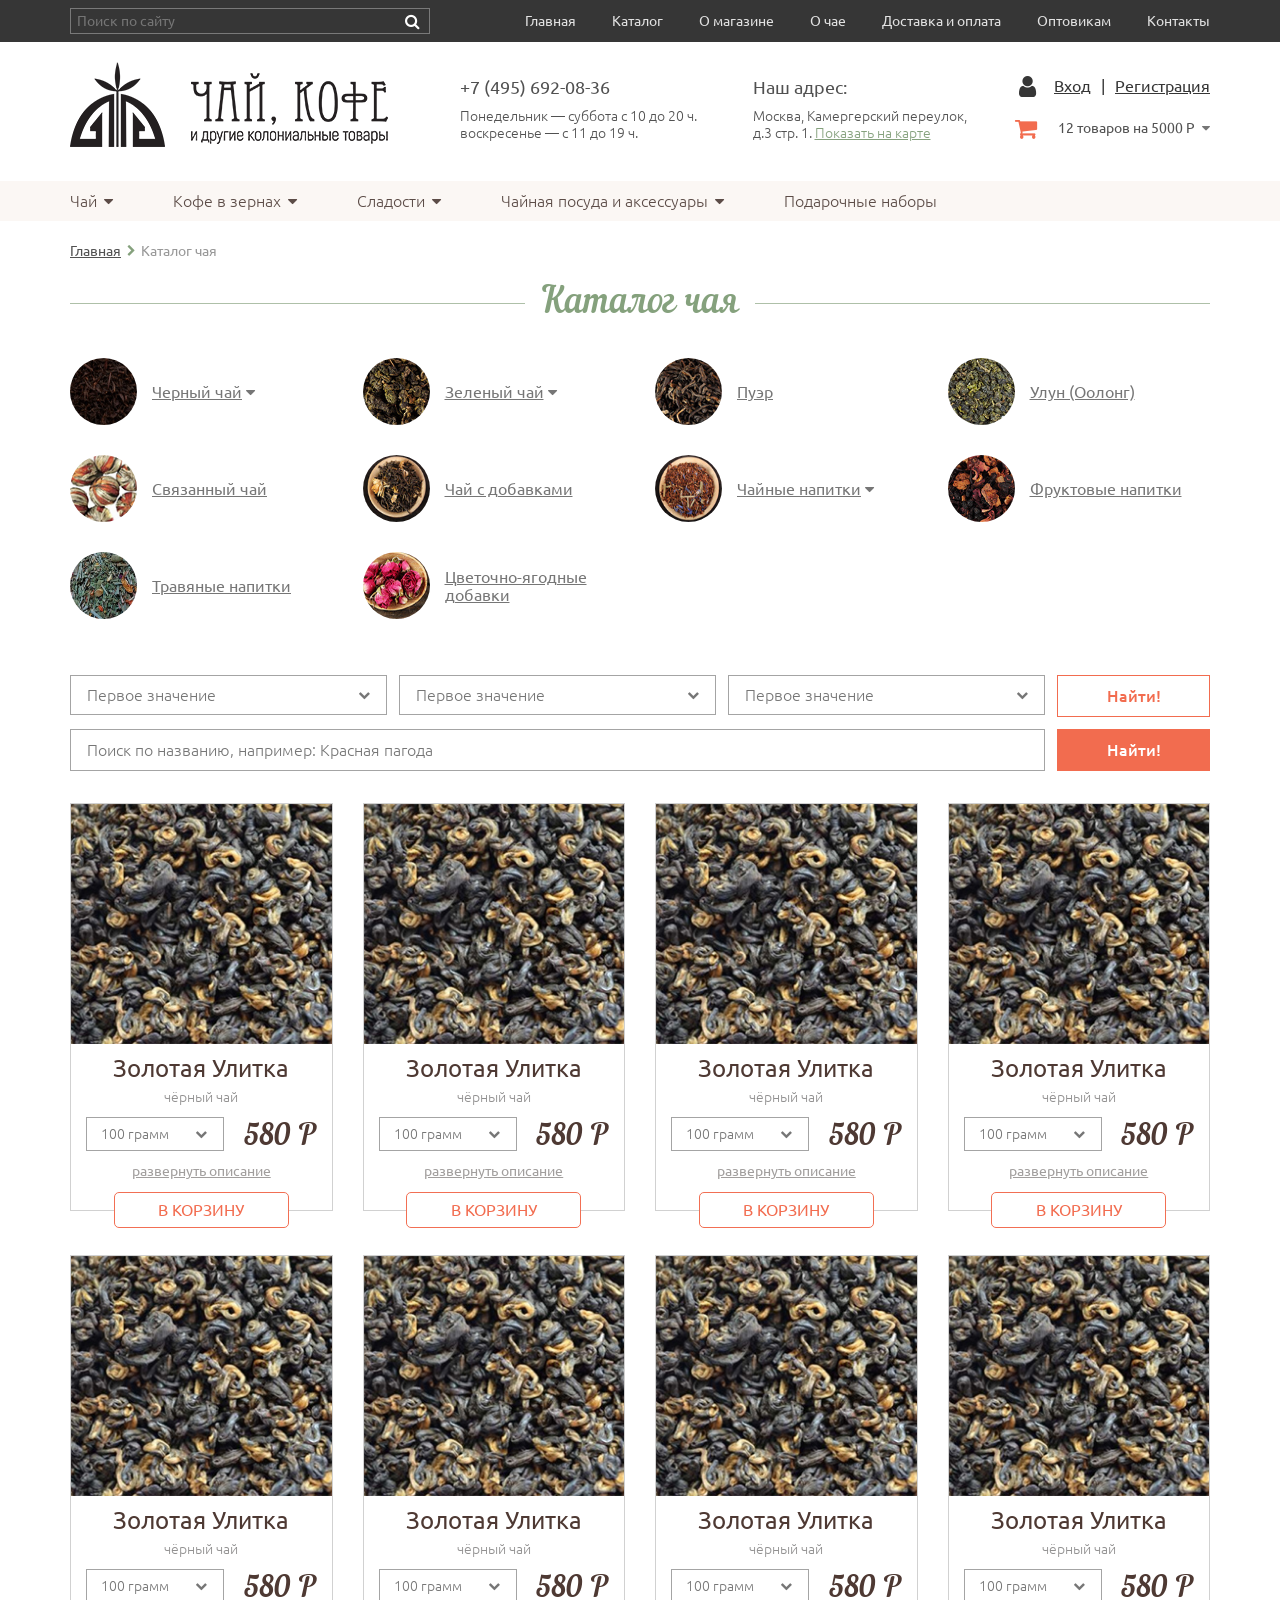
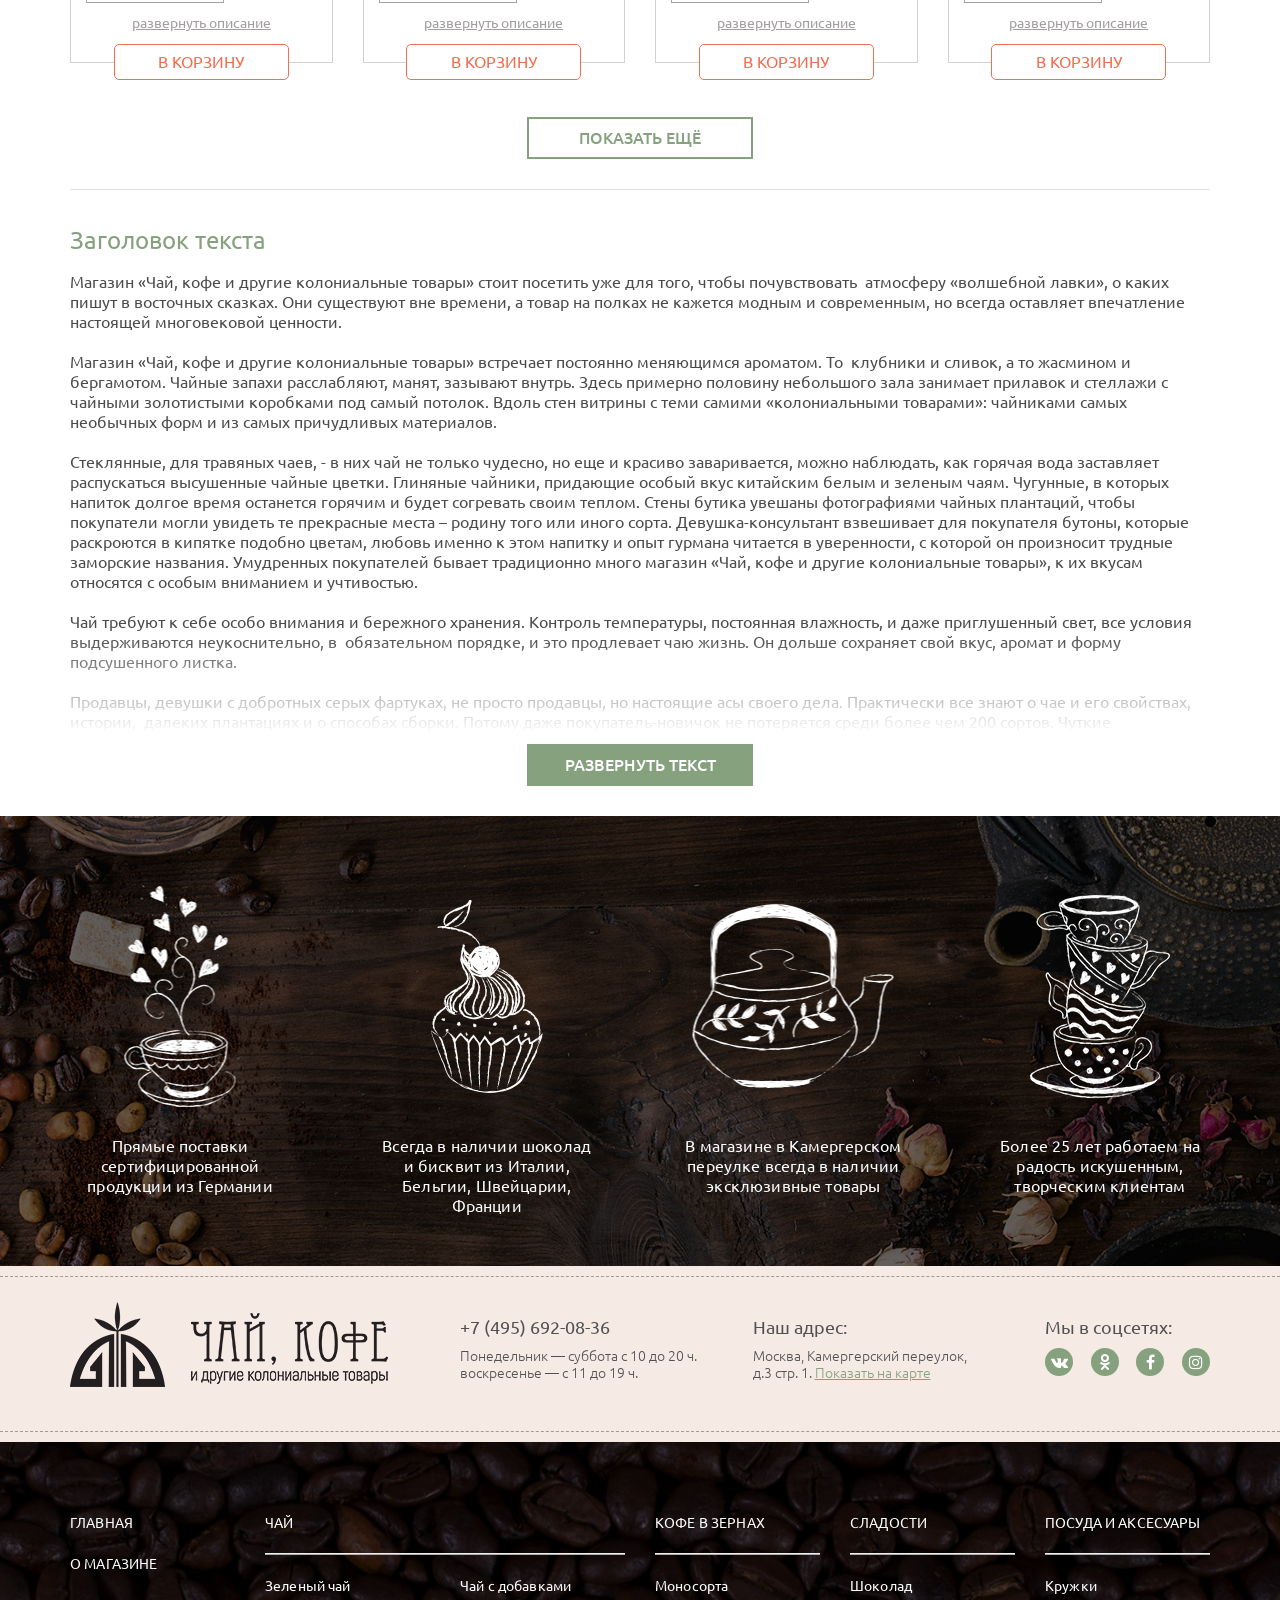
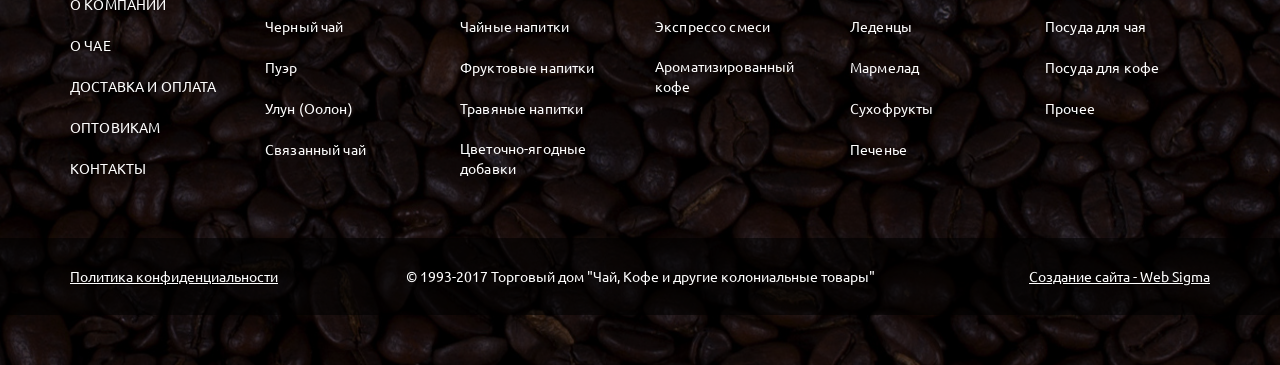
<file: app/catalog.html>
<!DOCTYPE html>
<html lang="ru">
<head>
	<meta charset="UTF-8">

	<title>Заголовок</title>
<!--
	<link rel="shortcut icon" href="img/favicon/favicon.ico" type="image/x-icon">
	<link rel="icon" href="img/favicon/apple-touch-icon.png">
	<link rel="icon" sizes="72x72" href="img/favicon/apple-touch-icon-72x72.png">
	<link rel="icon" sizes="114x114" href="img/favicon/apple-touch-icon-114x114.png">
-->

	<meta http-equiv="X-UA-Compatible" content="IE=edge">
	<meta name="viewport" content="width=device-width, initial-scale=1">

	<!-- Styles -->
	<link rel="stylesheet" href="libs/bootstrap/bootstrap.min.css">
	<link rel="stylesheet" href="libs/font-awesome/css/font-awesome.min.css">
	<link rel="stylesheet" href="libs/OwlCarousel2/dist/assets/owl.carousel.min.css">
	<link rel="stylesheet" href="libs/OwlCarousel2/dist/assets/owl.theme.default.css">
	<link rel="stylesheet" href="libs/jquery-ui/jquery-ui.min.css">
	<link rel="stylesheet" href="css/fonts.css">
	<link rel="stylesheet" href="css/main.css">
	<link rel="stylesheet" href="css/media.css">
	<!-- End_Styles -->
</head>
<body>
	<header class="header header-mob">
		<div class="header-mob__top">
			<div class="container">
				<div class="row">
					<div class="col-md-12">
						<div class="header__mob-grid">
							<div class="header__mob-search">
								<a href="#" class="mob-search">
									<i class="fa fa-search" aria-hidden="true"></i>
								</a>
								<div class="mob-search__window">
									<input type="text" class="h-search__input" placeholder="Поиск по сайту">
								</div>
							</div>
							<div class="header__mob-menu">
								<a href="#" class="mob-menu__button">
									<i class="fa fa-bars" aria-hidden="true"></i>
								</a>
								<ul class="mob-menu">
									<li class="mob-menu__item">
										<a href="/" class="mob-menu__link">
											Главная
										</a>
									</li>
									<li class="mob-menu__item mob-menu__item-menu">
										<a href="#" class="mob-menu__link nohref">
											Каталог
										</a>
										<ul class="mob-menuSub">
											<li class="mob-menuSub__item">
												<a href="#" class="mob-menuSub__link">
													Пункт подменю
												</a>
											</li>
											<li class="mob-menuSub__item">
												<a href="#" class="mob-menuSub__link">
													Пункт подменю
												</a>
											</li>
											<li class="mob-menuSub__item">
												<a href="#" class="mob-menuSub__link">
													Пункт подменю
												</a>
											</li>
										</ul>
									</li>
									<li class="mob-menu__item">
										<a href="#" class="mob-menu__link">
											О магазине
										</a>
									</li>
									<li class="mob-menu__item">
										<a href="#" class="mob-menu__link">
											О чае
										</a>
									</li>
									<li class="mob-menu__item">
										<a href="#" class="mob-menu__link">
											Доставка и оплата
										</a>
									</li>
									<li class="mob-menu__item">
										<a href="#" class="mob-menu__link">
											Оптовикам
										</a>
									</li>
									<li class="mob-menu__item">
										<a href="#" class="mob-menu__link">
											Контакты
										</a>
									</li>
								</ul>
							</div>
							<div class="header__mob-logo">
								<a href="#" class="mob-logo">
									<img src="img/mob-logo.png" alt="Чай, кофе" class="mob-logo__img">
								</a>
							</div>
							<div class="header__mob-phone">
								<a href="tel:+74956920836" class="mob-phone">
									<i class="fa fa-phone-square" aria-hidden="true"></i>
								</a>
							</div>
							<div class="header__mob-map">
								<a href="#" class="mob-map">
									<i class="fa fa-map-marker" aria-hidden="true"></i>
								</a>
							</div>
							<div class="header__mob-basket">
								<a href="#" class="mob-basket">
									<span class="mob-basket__count">3</span>
									<i class="fa fa-shopping-cart" aria-hidden="true"></i>
								</a>
							</div>
						</div>
					</div>
				</div>
			</div>
		</div>
		<div class="header-mob__bottom">
			<div class="container">
				<div class="row">
					<div class="col-md-12">
						<div class="header__mob-catalogmenu">
							<a href="#" class="mob-catalogmenu__button">
								<span>Меню каталога</span>
							</a>
							<ul class="mob-catalogmenu">
								<li class="mob-catalogmenu__item mob-catalogmenu__item-menu">
									<a href="#" class="mob-catalogmenu__link nohref">
										Чай
									</a>
									<ul class="mob-catalogmenuSub">
										<li class="mob-catalogmenuSub__item">
											<a href="#" class="mob-catalogmenuSub__link">
												Шоколад
											</a>
										</li>
										<li class="mob-catalogmenuSub__item">
											<a href="#" class="mob-catalogmenuSub__link">
												Леденцы
											</a>
										</li>
										<li class="mob-catalogmenuSub__item">
											<a href="#" class="mob-catalogmenuSub__link">
												Мармелад
											</a>
										</li>
										<li class="mob-catalogmenuSub__item">
											<a href="#" class="mob-catalogmenuSub__link">
												Сухофрукты
											</a>
										</li>
										<li class="mob-catalogmenuSub__item">
											<a href="#" class="mob-catalogmenuSub__link">
												Печенье
											</a>
										</li>
									</ul>
								</li>
								<li class="mob-catalogmenu__item mob-catalogmenu__item-menu">
									<a href="#" class="mob-catalogmenu__link nohref">
										Кофе в зернах
									</a>
									<ul class="mob-catalogmenuSub">
										<li class="mob-catalogmenuSub__item">
											<a href="#" class="mob-catalogmenuSub__link">
												Шоколад
											</a>
										</li>
										<li class="mob-catalogmenuSub__item">
											<a href="#" class="mob-catalogmenuSub__link">
												Леденцы
											</a>
										</li>
										<li class="mob-catalogmenuSub__item">
											<a href="#" class="mob-catalogmenuSub__link">
												Мармелад
											</a>
										</li>
										<li class="mob-catalogmenuSub__item">
											<a href="#" class="mob-catalogmenuSub__link">
												Сухофрукты
											</a>
										</li>
										<li class="mob-catalogmenuSub__item">
											<a href="#" class="mob-catalogmenuSub__link">
												Печенье
											</a>
										</li>
									</ul>
								</li>
								<li class="mob-catalogmenu__item mob-catalogmenu__item-menu">
									<a href="#" class="mob-catalogmenu__link nohref">
										Сладости
									</a>
									<ul class="mob-catalogmenuSub">
										<li class="mob-catalogmenuSub__item">
											<a href="#" class="mob-catalogmenuSub__link">
												Шоколад
											</a>
										</li>
										<li class="mob-catalogmenuSub__item">
											<a href="#" class="mob-catalogmenuSub__link">
												Леденцы
											</a>
										</li>
										<li class="mob-catalogmenuSub__item">
											<a href="#" class="mob-catalogmenuSub__link">
												Мармелад
											</a>
										</li>
										<li class="mob-catalogmenuSub__item">
											<a href="#" class="mob-catalogmenuSub__link">
												Сухофрукты
											</a>
										</li>
										<li class="mob-catalogmenuSub__item">
											<a href="#" class="mob-catalogmenuSub__link">
												Печенье
											</a>
										</li>
									</ul>
								</li>
								<li class="mob-catalogmenu__item mob-catalogmenu__item-menu">
									<a href="#" class="mob-catalogmenu__link nohref">
										Чайная посуда и аксессуары
									</a>
									<ul class="mob-catalogmenuSub">
										<li class="mob-catalogmenuSub__item">
											<a href="#" class="mob-catalogmenuSub__link">
												Шоколад
											</a>
										</li>
										<li class="mob-catalogmenuSub__item">
											<a href="#" class="mob-catalogmenuSub__link">
												Леденцы
											</a>
										</li>
										<li class="mob-catalogmenuSub__item">
											<a href="#" class="mob-catalogmenuSub__link">
												Мармелад
											</a>
										</li>
										<li class="mob-catalogmenuSub__item">
											<a href="#" class="mob-catalogmenuSub__link">
												Сухофрукты
											</a>
										</li>
										<li class="mob-catalogmenuSub__item">
											<a href="#" class="mob-catalogmenuSub__link">
												Печенье
											</a>
										</li>
									</ul>
								</li>
								<li class="mob-catalogmenu__item">
									<a href="#" class="mob-catalogmenu__link">
										Подарочные наборы
									</a>
								</li>
							</ul>
						</div>
					</div>
				</div>
			</div>
		</div>
	</header>
	<header class="header header-desktop">
		<div class="header__top">
			<div class="container">
				<div class="row">
					<div class="col-md-3 col-lg-4 col-sm-1">
						<div class="header__h-search">
							<a href="#" class="h-search__loop">
								<i class="fa fa-search" aria-hidden="true"></i>
							</a>
							<div class="h-search">
								<input type="text" class="h-search__input" placeholder="Поиск по сайту">
								<i class="fa fa-search" aria-hidden="true"></i>
							</div>
						</div>
					</div>
					<div class="col-md-9 col-lg-8 col-sm-11">
						<div class="header__h-nav">
							<ul class="h-nav">
								<li class="h-nav__item">
									<a href="#" class="h-nav__link">
										Главная
									</a>
								</li>
								<li class="h-nav__item">
									<a href="#" class="h-nav__link">
										Каталог
									</a>
								</li>
								<li class="h-nav__item">
									<a href="#" class="h-nav__link">
										О магазине
									</a>
								</li>
								<li class="h-nav__item">
									<a href="#" class="h-nav__link">
										О чае
									</a>
								</li>
								<li class="h-nav__item">
									<a href="#" class="h-nav__link">
										Доставка и оплата
									</a>
								</li>
								<li class="h-nav__item">
									<a href="#" class="h-nav__link">
										Оптовикам
									</a>
								</li>
								<li class="h-nav__item">
									<a href="#" class="h-nav__link">
										Контакты
									</a>
								</li>
							</ul>
						</div>
					</div>
				</div>
			</div>
		</div>
		<div class="header__center">
			<div class="container">
				<div class="row">
					<div class="col-lg-4 col-md-4 col-sm-4">
						<div class="header__h-logo">
							<a href="/" class="h-logo">
								<img src="img/h-logo.png" alt="Чай, кофе и другие колониальные товары" class="h-logo__img">
							</a>
						</div>
					</div>
					<div class="col-md-3 col-sm-3">
						<div class="header__h-schedule">
							<div class="h-schedule">
								<b class="h-schedule__phone">
									+7 (495) 692-08-36
								</b>
								<p class="h-schedule__description">
									<span class="h-schedule__description-val1">Понедельник — суббота</span> с 10 до 20 ч.<br><span class="h-schedule__description-val2">воскресенье</span> — с 11 до 19 ч.
								</p>
							</div>
						</div>
					</div>
					<div class="col-md-3 col-sm-3">
						<div class="header__h-addr">
							<div class="h-addr">
								<b class="h-schedule__phone h-addr__title">
									Наш адрес:
								</b>
								<p class="h-schedule__description h-addr__desription">
									Москва, Камергерский переулок,<br>д.3 стр. 1. <a href="#" class="h-addr__link">Показать на карте</a>
								</p>
							</div>
						</div>
					</div>
					<div class="col-md-2 col-sm-2">
						<div class="header__h-profil">
							<div class="h-profil">
								<div class="h-profil__top">
									<a href="#" class="h-profil__link">Вход</a>
									<i class="h-profil__and">
										|
									</i>
									<a href="#" class="h-profil__link h-profil__link-last">Регистрация</a>
									<i class="fa fa-user" aria-hidden="true"></i>
								</div>
								<div class="h-profil__bottom">
									<span class="h-profil__corz">
										12 <span>товаров на 5000 Р</span>
									</span>
									<i class="fa fa-shopping-cart" aria-hidden="true"></i>
									<div class="h-profilPopup">
										<div class="h-profilPopup__list">
											<div class="h-profilPopup__item-wrapper">
												<div class="h-profilPopup__item">
													<a href="#" class="h-profilPopup__close">
														<i class="fa fa-times" aria-hidden="true"></i>
													</a>
													<div class="h-profilPopup__photo">
														<img src="img/item/1.jpg" alt="prod" class="h-profilPopup__img">
													</div>
													<div class="h-profilPopup__description">
														<h2 class="h-profilPopup__title">
															Золотая улитка
														</h2>
														<span class="h-profilPopup__cat">
															чорный чай
														</span>
														<div class="h-profilPopup__row">
															<select class="selectmenu" name="" id="">
																<option>100 грамм</option>
																<option>200 грамм</option>
																<option>300 грамм</option>
															</select>
															<div class="h-profilPopup__price">
																580
															</div>
														</div>
													</div>
												</div>
											</div>
											<div class="h-profilPopup__item-wrapper">
												<div class="h-profilPopup__item">
													<a href="#" class="h-profilPopup__close">
														<i class="fa fa-times" aria-hidden="true"></i>
													</a>
													<div class="h-profilPopup__photo">
														<img src="img/item/1.jpg" alt="prod" class="h-profilPopup__img">
													</div>
													<div class="h-profilPopup__description">
														<h2 class="h-profilPopup__title">
															Золотая улитка
														</h2>
														<span class="h-profilPopup__cat">
															чорный чай
														</span>
														<div class="h-profilPopup__row">
															<select class="selectmenu" name="" id="">
																<option>100 грамм</option>
																<option>200 грамм</option>
																<option>300 грамм</option>
															</select>
															<div class="h-profilPopup__price">
																580
															</div>
														</div>
													</div>
												</div>
											</div>
											<div class="h-profilPopup__item-wrapper">
												<div class="h-profilPopup__item">
													<a href="#" class="h-profilPopup__close">
														<i class="fa fa-times" aria-hidden="true"></i>
													</a>
													<div class="h-profilPopup__photo">
														<img src="img/item/1.jpg" alt="prod" class="h-profilPopup__img">
													</div>
													<div class="h-profilPopup__description">
														<h2 class="h-profilPopup__title">
															Золотая улитка
														</h2>
														<span class="h-profilPopup__cat">
															чорный чай
														</span>
														<div class="h-profilPopup__row">
															<select class="selectmenu" name="" id="">
																<option>100 грамм</option>
																<option>200 грамм</option>
																<option>300 грамм</option>
															</select>
															<div class="h-profilPopup__price">
																580
															</div>
														</div>
													</div>
												</div>
											</div>
										</div>
										<div class="h-profilPopup__bottom">
											<div class="h-profilPopup__sum">
												Итого к оплате: <span>1740</span>
											</div>
											<a href="#" class="btn h-profilPopup__button">
												Оформить заказ
											</a>
										</div>
									</div>
								</div>
							</div>
						</div>
					</div>
				</div>
			</div>
		</div>
		<div class="header__bottom">
			<div class="container">
				<div class="row">
					<div class="col-md-12">
						<div class="header__h-catalog">
							<ul class="h-catalog">
								<li class="h-catalog__item">
									<a href="#" class="h-catalog__link">
										Чай
									</a>
									<ul class="h-catalog-sub">
										<li class="h-catalog-sub__item">
											<a href="#" class="h-catalog-sub__link">
												Зеленый чай
											</a>
										</li>
										<li class="h-catalog-sub__item">
											<a href="#" class="h-catalog-sub__link">
												Черный чай
											</a>
										</li>
										<li class="h-catalog-sub__item">
											<a href="#" class="h-catalog-sub__link">
												Пуэр
											</a>
										</li>
										<li class="h-catalog-sub__item">
											<a href="#" class="h-catalog-sub__link">
												Улун (Оолон)
											</a>
										</li>
										<li class="h-catalog-sub__item">
											<a href="#" class="h-catalog-sub__link">
												Связанный чай
											</a>
										</li>
										<li class="h-catalog-sub__item">
											<a href="#" class="h-catalog-sub__link">
												Чай с добавками
											</a>
										</li>
										<li class="h-catalog-sub__item">
											<a href="#" class="h-catalog-sub__link">
												Чайные напитки
											</a>
										</li>
										<li class="h-catalog-sub__item">
											<a href="#" class="h-catalog-sub__link">
												Фруктовые напитки
											</a>
										</li>
										<li class="h-catalog-sub__item">
											<a href="#" class="h-catalog-sub__link">
												Травяные напитки
											</a>
										</li>
										<li class="h-catalog-sub__item">
											<a href="#" class="h-catalog-sub__link">
												Цветочно-ягодные добавки
											</a>
										</li>
									</ul>
								</li>
								<li class="h-catalog__item">
									<a href="#" class="h-catalog__link">
										Кофе в зернах
									</a>
									<ul class="h-catalog-sub">
										<li class="h-catalog-sub__item">
											<a href="#" class="h-catalog-sub__link">
												Моносорта
											</a>
										</li>
										<li class="h-catalog-sub__item">
											<a href="#" class="h-catalog-sub__link">
												Экспрессо смеси
											</a>
										</li>
										<li class="h-catalog-sub__item">
											<a href="#" class="h-catalog-sub__link">
												Ароматизированный кофе
											</a>
										</li>
									</ul>
								</li>
								<li class="h-catalog__item">
									<a href="#" class="h-catalog__link">
										Сладости
									</a>
									<ul class="h-catalog-sub">
										<li class="h-catalog-sub__item">
											<a href="#" class="h-catalog-sub__link">
												Шоколад
											</a>
										</li>
										<li class="h-catalog-sub__item">
											<a href="#" class="h-catalog-sub__link">
												Леденцы
											</a>
										</li>
										<li class="h-catalog-sub__item">
											<a href="#" class="h-catalog-sub__link">
												Мармелад
											</a>
										</li>
										<li class="h-catalog-sub__item">
											<a href="#" class="h-catalog-sub__link">
												Сухофрукты
											</a>
										</li>
										<li class="h-catalog-sub__item">
											<a href="#" class="h-catalog-sub__link">
												Печенье
											</a>
										</li>
									</ul>
								</li>
								<li class="h-catalog__item">
									<a href="#" class="h-catalog__link">
										Чайная посуда и аксессуары
									</a>
									<ul class="h-catalog-sub">
										<li class="h-catalog-sub__item">
											<a href="#" class="h-catalog-sub__link">
												Кружки
											</a>
										</li>
										<li class="h-catalog-sub__item">
											<a href="#" class="h-catalog-sub__link">
												Посуда для чая
											</a>
										</li>
										<li class="h-catalog-sub__item">
											<a href="#" class="h-catalog-sub__link">
												Посуда для кофе
											</a>
										</li>
										<li class="h-catalog-sub__item">
											<a href="#" class="h-catalog-sub__link">
												Прочее
											</a>
										</li>
									</ul>
								</li>
								<li class="h-catalog__item">
									<a href="#" class="h-catalog__link">
										Подарочные наборы
									</a>
								</li>
							</ul>
						</div>
					</div>
				</div>
			</div>
		</div>
	</header>
	<div class="page">
		<div class="page__section">
			<div class="container">
				<div class="row">
					<div class="col-md-12">
						<div class="page__p-path">
							<ul class="p-path">
								<li class="p-path__item">
									<a href="#" class="p-path__link">
										Главная
									</a>
								</li>
								</li>
								<li class="p-path__item p-path__item-last">
									<span class="p-path__link">
										Каталог чая
									</span>
								</li>
							</ul>
						</div>
					</div>
				</div>
				<div class="row">
					<div class="col-md-12">
						<div class="page__p-title" style="padding-top: 0;">
							<h2 class="p-title">
								<span>Каталог чая</span>
							</h2>
						</div>
					</div>
				</div>
				<div class="row">
					<div class="col-md-3 col-sm-4 col-xs-6">
						<div class="page__p-cat">
							<a href="#" class="p-cat p-cat-menu">
								<div class="p-cat__left">
									<img src="img/catalog/1.jpg" alt="alt" class="p-cat__img">
								</div>
								<spna class="p-cat__title">
									Черный чай
								</span>
							</a>
							<ul class="p-cat__submenu">
								<li class="p-cat__submenu-item">
									<a href="#" class="p-cat__submenu-link">
										Тестовый пункт
									</a>
								</li>
								<li class="p-cat__submenu-item">
									<a href="#" class="p-cat__submenu-link">
										Тестовый пункт
									</a>
								</li>
								<li class="p-cat__submenu-item">
									<a href="#" class="p-cat__submenu-link">
										Тестовый пункт
									</a>
								</li>
								<li class="p-cat__submenu-item">
									<a href="#" class="p-cat__submenu-link">
										Тестовый пункт
									</a>
								</li>
								<li class="p-cat__submenu-item">
									<a href="#" class="p-cat__submenu-link">
										Тестовый пункт
									</a>
								</li>
							</ul>
						</div>
					</div>
					<div class="col-md-3 col-sm-4 col-xs-6">
						<div class="page__p-cat">
							<a href="#" class="p-cat p-cat-menu">
								<div class="p-cat__left">
									<img src="img/catalog/2.jpg" alt="alt" class="p-cat__img">
								</div>
								<spna class="p-cat__title">
									Зеленый чай
								</span>
							</a>
							<ul class="p-cat__submenu">
								<li class="p-cat__submenu-item">
									<a href="#" class="p-cat__submenu-link">
										Тестовый пункт
									</a>
								</li>
								<li class="p-cat__submenu-item">
									<a href="#" class="p-cat__submenu-link">
										Тестовый пункт
									</a>
								</li>
								<li class="p-cat__submenu-item">
									<a href="#" class="p-cat__submenu-link">
										Тестовый пункт
									</a>
								</li>
								<li class="p-cat__submenu-item">
									<a href="#" class="p-cat__submenu-link">
										Тестовый пункт
									</a>
								</li>
								<li class="p-cat__submenu-item">
									<a href="#" class="p-cat__submenu-link">
										Тестовый пункт
									</a>
								</li>
							</ul>
						</div>
					</div>
					<div class="col-md-3 col-sm-4 col-xs-6">
						<div class="page__p-cat">
							<a href="#" class="p-cat">
								<div class="p-cat__left">
									<img src="img/catalog/3.jpg" alt="alt" class="p-cat__img">
								</div>
								<spna class="p-cat__title">
									Пуэр
								</span>
							</a>
						</div>
					</div>
					<div class="col-md-3 col-sm-4 col-xs-6">
						<div class="page__p-cat">
							<a href="#" class="p-cat">
								<div class="p-cat__left">
									<img src="img/catalog/4.jpg" alt="alt" class="p-cat__img">
								</div>
								<spna class="p-cat__title">
									Улун (Оолонг)
								</span>
							</a>
						</div>
					</div>
					<div class="col-md-3 col-sm-4 col-xs-6">
						<div class="page__p-cat">
							<a href="#" class="p-cat">
								<div class="p-cat__left">
									<img src="img/catalog/5.jpg" alt="alt" class="p-cat__img">
								</div>
								<spna class="p-cat__title">
									Связанный чай
								</span>
							</a>
						</div>
					</div>
					<div class="col-md-3 col-sm-4 col-xs-6">
						<div class="page__p-cat">
							<a href="#" class="p-cat">
								<div class="p-cat__left">
									<img src="img/catalog/6.jpg" alt="alt" class="p-cat__img">
								</div>
								<spna class="p-cat__title">
									Чай с добавками
								</span>
							</a>
						</div>
					</div>
					<div class="col-md-3 col-sm-4 col-xs-6">
						<div class="page__p-cat">
							<a href="#" class="p-cat p-cat-menu">
								<div class="p-cat__left">
									<img src="img/catalog/7.jpg" alt="alt" class="p-cat__img">
								</div>
								<spna class="p-cat__title">
									Чайные напитки
								</span>
							</a>
							<ul class="p-cat__submenu">
								<li class="p-cat__submenu-item">
									<a href="#" class="p-cat__submenu-link">
										Тестовый пункт
									</a>
								</li>
								<li class="p-cat__submenu-item">
									<a href="#" class="p-cat__submenu-link">
										Тестовый пункт
									</a>
								</li>
								<li class="p-cat__submenu-item">
									<a href="#" class="p-cat__submenu-link">
										Тестовый пункт
									</a>
								</li>
								<li class="p-cat__submenu-item">
									<a href="#" class="p-cat__submenu-link">
										Тестовый пункт
									</a>
								</li>
								<li class="p-cat__submenu-item">
									<a href="#" class="p-cat__submenu-link">
										Тестовый пункт
									</a>
								</li>
							</ul>
						</div>
					</div>
					<div class="col-md-3 col-sm-4 col-xs-6">
						<div class="page__p-cat">
							<a href="#" class="p-cat">
								<div class="p-cat__left">
									<img src="img/catalog/8.jpg" alt="alt" class="p-cat__img">
								</div>
								<spna class="p-cat__title">
									Фруктовые напитки
								</span>
							</a>
						</div>
					</div>
					<div class="col-md-3 col-sm-4 col-xs-6">
						<div class="page__p-cat">
							<a href="#" class="p-cat">
								<div class="p-cat__left">
									<img src="img/catalog/9.jpg" alt="alt" class="p-cat__img">
								</div>
								<spna class="p-cat__title">
									Травяные напитки
								</span>
							</a>
						</div>
					</div>
					<div class="col-md-3 col-sm-4 col-xs-6">
						<div class="page__p-cat">
							<a href="#" class="p-cat">
								<div class="p-cat__left">
									<img src="img/catalog/10.jpg" alt="alt" class="p-cat__img">
								</div>
								<spna class="p-cat__title">
									Цветочно-ягодные добавки
								</span>
							</a>
						</div>
					</div>
				</div>
				<div class="row">
					<div class="col-md-12">
						<div class="page__p-selectmenu" style="margin-top: 20px;">
							<div class="p-selectmenu p-selectmenu-top">
								<div class="p-selectmenu__item">
									<select class="selectmenu" name="" id="">
										<option>Первое значение</option>
										<option>Второе значение</option>
										<option>Третье значение</option>
									</select>
								</div>
								<div class="p-selectmenu__item">
									<select class="selectmenu" name="" id="">
										<option>Первое значение</option>
										<option>Второе значение</option>
										<option>Третье значение</option>
									</select>
								</div>
								<div class="p-selectmenu__item">
									<select class="selectmenu" name="" id="">
										<option>Первое значение</option>
										<option>Второе значение</option>
										<option>Третье значение</option>
									</select>
								</div>
								<div class="p-selectmenu__item">
									<a href="#" class="btn btn-small btn-trans">
										Найти!
									</a>
								</div>
							</div>
							<div class="p-selectmenu p-selectmenu-bottom">
								<div class="p-selectmenu__item">
									<input type="text" class="p-selectmenu__input" placeholder="Поиск по названию, например: Красная пагода">
								</div>
								<div class="p-selectmenu__item">
									<a href="#" class="btn btn-small">
										Найти!
									</a>
								</div>
							</div>
						</div>
					</div>
				</div>
				<div class="row" style="padding-top: 26px;">
					<div class="col-md-3 col-sm-3">
						<div class="page__p-item">
							<div class="p-item">
								<div class="p-item__top">
									<img src="img/item/1.jpg" alt="img" class="p-item__img">
								</div>
								<div class="p-item__bottom">
									<h2 class="p-item__title">
										Золотая Улитка
									</h2>
									<span class="p-item__cat">
										чёрный чай
									</span>
									<div class="p-item__row">
										<select class="selectmenu" name="" id="">
											<option>100 грамм</option>
											<option>200 грамм</option>
											<option>300 грамм</option>
										</select>
										<div class="p-item__price">
											580
										</div>
									</div>
									<div class="p-item__description">
										<p>
											Этот чай составлен из почек, первых и вторых листочков. Цвет листьев медный и темно-коричневый. Благородный коньячный цвет настоя имеет полный сложный аромат, в котором слышатся тона сухофруктов и тропических цветов. 
										</p>
									</div>
									<div style="text-align: center">
										<a href="#" class="p-item__more p-item__more-on">
											развернуть описание
										</a>
										<a href="#" class="p-item__more p-item__more-off">
											свернуть описание
										</a>
									</div>
									<a href="#" class="p-item__button">
										В корзину
									</a>
								</div>
							</div>
						</div>
					</div>
					<div class="col-md-3 col-sm-3">
						<div class="page__p-item">
							<div class="p-item">
								<div class="p-item__top">
									<img src="img/item/1.jpg" alt="img" class="p-item__img">
								</div>
								<div class="p-item__bottom">
									<h2 class="p-item__title">
										Золотая Улитка
									</h2>
									<span class="p-item__cat">
										чёрный чай
									</span>
									<div class="p-item__row">
										<select class="selectmenu" name="" id="">
											<option>100 грамм</option>
											<option>200 грамм</option>
											<option>300 грамм</option>
										</select>
										<div class="p-item__price">
											580
										</div>
									</div>
									<div class="p-item__description">
										<p>
											Этот чай составлен из почек, первых и вторых листочков. Цвет листьев медный и темно-коричневый. Благородный коньячный цвет настоя имеет полный сложный аромат, в котором слышатся тона сухофруктов и тропических цветов. 
										</p>
									</div>
									<div style="text-align: center">
										<a href="#" class="p-item__more p-item__more-on">
											развернуть описание
										</a>
										<a href="#" class="p-item__more p-item__more-off">
											свернуть описание
										</a>
									</div>
									<a href="#" class="p-item__button">
										В корзину
									</a>
								</div>
							</div>
						</div>
					</div>
					<div class="col-md-3 col-sm-3">
						<div class="page__p-item">
							<div class="p-item">
								<div class="p-item__top">
									<img src="img/item/1.jpg" alt="img" class="p-item__img">
								</div>
								<div class="p-item__bottom">
									<h2 class="p-item__title">
										Золотая Улитка
									</h2>
									<span class="p-item__cat">
										чёрный чай
									</span>
									<div class="p-item__row">
										<select class="selectmenu" name="" id="">
											<option>100 грамм</option>
											<option>200 грамм</option>
											<option>300 грамм</option>
										</select>
										<div class="p-item__price">
											580
										</div>
									</div>
									<div class="p-item__description">
										<p>
											Этот чай составлен из почек, первых и вторых листочков. Цвет листьев медный и темно-коричневый. Благородный коньячный цвет настоя имеет полный сложный аромат, в котором слышатся тона сухофруктов и тропических цветов. 
										</p>
									</div>
									<div style="text-align: center">
										<a href="#" class="p-item__more p-item__more-on">
											развернуть описание
										</a>
										<a href="#" class="p-item__more p-item__more-off">
											свернуть описание
										</a>
									</div>
									<a href="#" class="p-item__button">
										В корзину
									</a>
								</div>
							</div>
						</div>
					</div>
					<div class="col-md-3 col-sm-3">
						<div class="page__p-item">
							<div class="p-item">
								<div class="p-item__top">
									<img src="img/item/1.jpg" alt="img" class="p-item__img">
								</div>
								<div class="p-item__bottom">
									<h2 class="p-item__title">
										Золотая Улитка
									</h2>
									<span class="p-item__cat">
										чёрный чай
									</span>
									<div class="p-item__row">
										<select class="selectmenu" name="" id="">
											<option>100 грамм</option>
											<option>200 грамм</option>
											<option>300 грамм</option>
										</select>
										<div class="p-item__price">
											580
										</div>
									</div>
									<div class="p-item__description">
										<p>
											Этот чай составлен из почек, первых и вторых листочков. Цвет листьев медный и темно-коричневый. Благородный коньячный цвет настоя имеет полный сложный аромат, в котором слышатся тона сухофруктов и тропических цветов. 
										</p>
									</div>
									<div style="text-align: center">
										<a href="#" class="p-item__more p-item__more-on">
											развернуть описание
										</a>
										<a href="#" class="p-item__more p-item__more-off">
											свернуть описание
										</a>
									</div>
									<a href="#" class="p-item__button">
										В корзину
									</a>
								</div>
							</div>
						</div>
					</div>
					<div class="col-md-3 col-sm-3">
						<div class="page__p-item">
							<div class="p-item">
								<div class="p-item__top">
									<img src="img/item/1.jpg" alt="img" class="p-item__img">
								</div>
								<div class="p-item__bottom">
									<h2 class="p-item__title">
										Золотая Улитка
									</h2>
									<span class="p-item__cat">
										чёрный чай
									</span>
									<div class="p-item__row">
										<select class="selectmenu" name="" id="">
											<option>100 грамм</option>
											<option>200 грамм</option>
											<option>300 грамм</option>
										</select>
										<div class="p-item__price">
											580
										</div>
									</div>
									<div class="p-item__description">
										<p>
											Этот чай составлен из почек, первых и вторых листочков. Цвет листьев медный и темно-коричневый. Благородный коньячный цвет настоя имеет полный сложный аромат, в котором слышатся тона сухофруктов и тропических цветов. 
										</p>
									</div>
									<div style="text-align: center">
										<a href="#" class="p-item__more p-item__more-on">
											развернуть описание
										</a>
										<a href="#" class="p-item__more p-item__more-off">
											свернуть описание
										</a>
									</div>
									<a href="#" class="p-item__button">
										В корзину
									</a>
								</div>
							</div>
						</div>
					</div>
					<div class="col-md-3 col-sm-3">
						<div class="page__p-item">
							<div class="p-item">
								<div class="p-item__top">
									<img src="img/item/1.jpg" alt="img" class="p-item__img">
								</div>
								<div class="p-item__bottom">
									<h2 class="p-item__title">
										Золотая Улитка
									</h2>
									<span class="p-item__cat">
										чёрный чай
									</span>
									<div class="p-item__row">
										<select class="selectmenu" name="" id="">
											<option>100 грамм</option>
											<option>200 грамм</option>
											<option>300 грамм</option>
										</select>
										<div class="p-item__price">
											580
										</div>
									</div>
									<div class="p-item__description">
										<p>
											Этот чай составлен из почек, первых и вторых листочков. Цвет листьев медный и темно-коричневый. Благородный коньячный цвет настоя имеет полный сложный аромат, в котором слышатся тона сухофруктов и тропических цветов. 
										</p>
									</div>
									<div style="text-align: center">
										<a href="#" class="p-item__more p-item__more-on">
											развернуть описание
										</a>
										<a href="#" class="p-item__more p-item__more-off">
											свернуть описание
										</a>
									</div>
									<a href="#" class="p-item__button">
										В корзину
									</a>
								</div>
							</div>
						</div>
					</div>
					<div class="col-md-3 col-sm-3">
						<div class="page__p-item">
							<div class="p-item">
								<div class="p-item__top">
									<img src="img/item/1.jpg" alt="img" class="p-item__img">
								</div>
								<div class="p-item__bottom">
									<h2 class="p-item__title">
										Золотая Улитка
									</h2>
									<span class="p-item__cat">
										чёрный чай
									</span>
									<div class="p-item__row">
										<select class="selectmenu" name="" id="">
											<option>100 грамм</option>
											<option>200 грамм</option>
											<option>300 грамм</option>
										</select>
										<div class="p-item__price">
											580
										</div>
									</div>
									<div class="p-item__description">
										<p>
											Этот чай составлен из почек, первых и вторых листочков. Цвет листьев медный и темно-коричневый. Благородный коньячный цвет настоя имеет полный сложный аромат, в котором слышатся тона сухофруктов и тропических цветов. 
										</p>
									</div>
									<div style="text-align: center">
										<a href="#" class="p-item__more p-item__more-on">
											развернуть описание
										</a>
										<a href="#" class="p-item__more p-item__more-off">
											свернуть описание
										</a>
									</div>
									<a href="#" class="p-item__button">
										В корзину
									</a>
								</div>
							</div>
						</div>
					</div>
					<div class="col-md-3 col-sm-3">
						<div class="page__p-item">
							<div class="p-item">
								<div class="p-item__top">
									<img src="img/item/1.jpg" alt="img" class="p-item__img">
								</div>
								<div class="p-item__bottom">
									<h2 class="p-item__title">
										Золотая Улитка
									</h2>
									<span class="p-item__cat">
										чёрный чай
									</span>
									<div class="p-item__row">
										<select class="selectmenu" name="" id="">
											<option>100 грамм</option>
											<option>200 грамм</option>
											<option>300 грамм</option>
										</select>
										<div class="p-item__price">
											580
										</div>
									</div>
									<div class="p-item__description">
										<p>
											Этот чай составлен из почек, первых и вторых листочков. Цвет листьев медный и темно-коричневый. Благородный коньячный цвет настоя имеет полный сложный аромат, в котором слышатся тона сухофруктов и тропических цветов. 
										</p>
									</div>
									<div style="text-align: center">
										<a href="#" class="p-item__more p-item__more-on">
											развернуть описание
										</a>
										<a href="#" class="p-item__more p-item__more-off">
											свернуть описание
										</a>
									</div>
									<a href="#" class="p-item__button">
										В корзину
									</a>
								</div>
							</div>
						</div>
					</div>
				</div>
				<div class="row">
					<div class="col-md-12">
						<div class="page__p-morebtn" style="border-bottom: 1px solid #e1e1e1; padding-bottom: 30px;">
							<a href="#" class="p-morebtn">
								Показать ещё
							</a>
						</div>
					</div>
				</div>
			</div>
		</div>
		<div class="page__section page__section-text">
			<div class="container">
				<div class="row">
					<div class="col-md-12">
						<div class="page__p-text page__p-text-hide page__p-text-hide-catalog">
							<div class="p-text">
								<h2>
									Заголовок текста
								</h2><br>
								<p>
									Магазин «Чай, кофе и другие колониальные товары» стоит посетить уже для того, чтобы почувствовать  атмосферу «волшебной лавки», о каких пишут в восточных сказках. Они существуют вне времени, а товар на полках не кажется модным и современным, но всегда оставляет впечатление настоящей многовековой ценности.<br><br>Магазин «Чай, кофе и другие колониальные товары» встречает постоянно меняющимся ароматом. То  клубники и сливок, а то жасмином и бергамотом. Чайные запахи расслабляют, манят, зазывают внутрь. Здесь примерно половину небольшого зала занимает прилавок и стеллажи с чайными золотистыми коробками под самый потолок. Вдоль стен витрины с теми самими «колониальными товарами»: чайниками самых необычных форм и из самых причудливых материалов.<br><br>Стеклянные, для травяных чаев, - в них чай не только чудесно, но еще и красиво заваривается, можно наблюдать, как горячая вода заставляет распускаться высушенные чайные цветки. Глиняные чайники, придающие особый вкус китайским белым и зеленым чаям. Чугунные, в которых напиток долгое время останется горячим и будет согревать своим теплом. Стены бутика увешаны фотографиями чайных плантаций, чтобы покупатели могли увидеть те прекрасные места – родину того или иного сорта. Девушка-консультант взвешивает для покупателя бутоны, которые раскроются в кипятке подобно цветам, любовь именно к этом напитку и опыт гурмана читается в уверенности, с которой он произносит трудные заморские названия. Умудренных покупателей бывает традиционно много магазин «Чай, кофе и другие колониальные товары», к их вкусам относятся с особым вниманием и учтивостью.<br><br>Чай требуют к себе особо внимания и бережного хранения. Контроль температуры, постоянная влажность, и даже приглушенный свет, все условия выдерживаются неукоснительно, в  обязательном порядке, и это продлевает чаю жизнь. Он дольше сохраняет свой вкус, аромат и форму подсушенного листка.<br><br>Продавцы, девушки с добротных серых фартуках, не просто продавцы, но настоящие асы своего дела. Практически все знают о чае и его свойствах, истории,  далеких плантациях и о способах сборки. Потому даже покупатель-новичок не потеряется среди более чем 200 сортов. Чуткие консультанты могут ответить на все вопросы и подобрать чай на любой самый притязательный вкус.
								</p><br><br>
							</div>
						</div>
					</div>
				</div>
				<div class="row">
					<div class="col-md-12">
						<div class="page__p-morebtn" style="text-align: center; padding-bottom: 30px;">
							<a href="#" class="p-morebtn p-morebtn-trans p-morebtn__hidden">
								Развернуть текст
							</a>
						</div>
					</div>
				</div>
			</div>
		</div>
		<div class="page__section page__section-more" style="background-image: url(img/more.jpg);">
			<div class="container">
				<div class="row">
					<div class="col-md-12">
						<div class="page__p-trigers p-trigers__pc">
							<div class="p-trigers">
								<div class="p-trigers__top">
									<img src="img/trigers/1.png" alt="img" class="p-trigers__img">
								</div>
								<div class="p-trigers__bottom">
									<span class="p-trigers__title">
										Прямые поставки сертифицированной продукции из Германии
									</span>
								</div>
							</div>
							<div class="p-trigers">
								<div class="p-trigers__top">
									<img src="img/trigers/2.png" alt="img" class="p-trigers__img">
								</div>
								<div class="p-trigers__bottom">
									<span class="p-trigers__title">
										Всегда в наличии шоколад и бисквит из Италии, Бельгии, Швейцарии, Франции
									</span>
								</div>
							</div>
							<div class="p-trigers">
								<div class="p-trigers__top">
									<img src="img/trigers/3.png" alt="img" class="p-trigers__img">
								</div>
								<div class="p-trigers__bottom">
									<span class="p-trigers__title">
										В магазине в Камергерском переулке всегда в наличии эксклюзивные товары
									</span>
								</div>
							</div>
							<div class="p-trigers">
								<div class="p-trigers__top">
									<img src="img/trigers/4.png" alt="img" class="p-trigers__img">
								</div>
								<div class="p-trigers__bottom">
									<span class="p-trigers__title">
										Более 25 лет работаем на радость искушенным, творческим клиентам
									</span>
								</div>
							</div>
						</div>
						<div class="page__p-trigers p-trigers__slider owl-carousel">
							<div class="p-trigers">
								<div class="p-trigers__top">
									<img src="img/trigers/1.png" alt="img" class="p-trigers__img">
								</div>
								<div class="p-trigers__bottom">
									<span class="p-trigers__title">
										Прямые поставки сертифицированной продукции из Германии
									</span>
								</div>
							</div>
							<div class="p-trigers">
								<div class="p-trigers__top">
									<img src="img/trigers/2.png" alt="img" class="p-trigers__img">
								</div>
								<div class="p-trigers__bottom">
									<span class="p-trigers__title">
										Всегда в наличии шоколад и бисквит из Италии, Бельгии, Швейцарии, Франции
									</span>
								</div>
							</div>
							<div class="p-trigers">
								<div class="p-trigers__top">
									<img src="img/trigers/3.png" alt="img" class="p-trigers__img">
								</div>
								<div class="p-trigers__bottom">
									<span class="p-trigers__title">
										В магазине в Камергерском переулке всегда в наличии эксклюзивные товары
									</span>
								</div>
							</div>
							<div class="p-trigers">
								<div class="p-trigers__top">
									<img src="img/trigers/4.png" alt="img" class="p-trigers__img">
								</div>
								<div class="p-trigers__bottom">
									<span class="p-trigers__title">
										Более 25 лет работаем на радость искушенным, творческим клиентам
									</span>
								</div>
							</div>
						</div>
					</div>
				</div>
			</div>
		</div>
	</div>
	<footer class="footer">
		<div class="footer__top">
			<div class="footer__top-border">
				<div class="container">
					<div class="row">
						<div class="col-md-4 col-sm-4">
							<div class="header__h-logo">
								<a href="/" class="h-logo">
									<img src="img/h-logo.png" alt="Чай, кофе и другие колониальные товары" class="h-logo__img">
								</a>
							</div>
							<div class="header__h-logo-mob">
								<a href="/" class="h-logo">
									<img src="img/f-mob-logo.png" alt="Чай, кофе и другие колониальные товары" class="h-logo__img">
								</a>
							</div>
						</div>
						<div class="col-md-3 col-sm-3">
							<div class="header__h-schedule">
								<div class="h-schedule">
									<b class="h-schedule__phone">
										+7 (495) 692-08-36
									</b>
									<p class="h-schedule__description">
										<span class="h-schedule__description-val1">Понедельник — суббота</span> с 10 до 20 ч.<br><span class="h-schedule__description-val2">воскресенье</span> — с 11 до 19 ч.
									</p>
								</div>
							</div>
						</div>
						<div class="col-md-3 col-sm-3">
							<div class="header__h-addr">
								<div class="h-addr">
									<b class="h-schedule__phone h-addr__title">
										Наш адрес:
									</b>
									<p class="h-schedule__description h-addr__desription">
										Москва, Камергерский переулок,<br>д.3 стр. 1. <a href="#" class="h-addr__link">Показать на карте</a>
									</p>
								</div>
							</div>
						</div>
						<div class="col-md-2 col-sm-2">
							<div class="footer__f-soc">
								<div class="f-soc">
									<b class="h-schedule__phone h-addr__title">
										Мы в соцсетях:
									</b>
									<ul class="f-soc__list">
										<li class="f-soc__item">
											<a href="#" class="f-soc__link">
												<i class="fa fa-vk" aria-hidden="true"></i>
											</a>
										</li>
										<li class="f-soc__item">
											<a href="#" class="f-soc__link">
												<i class="fa fa-odnoklassniki" aria-hidden="true"></i>
											</a>
										</li>
										<li class="f-soc__item">
											<a href="#" class="f-soc__link">
												<i class="fa fa-facebook" aria-hidden="true"></i>
											</a>
										</li>
										<li class="f-soc__item">
											<a href="#" class="f-soc__link">
												<i class="fa fa-instagram" aria-hidden="true"></i>
											</a>
										</li>
									</ul>
								</div>
							</div>
						</div>
					</div>
				</div>
			</div>
		</div>
		<div class="footer__center">
			<div class="page__section page__section-more" style="background-image: url(img/cofe.jpg);">
				<div class="container">
					<div class="row">
						<div class="col-md-2 col-xs-12 col-sm-3">
							<div class="footer__f-menu">
								<ul class="f-menu">
									<li class="f-menu__item">
										<a href="#" class="f-menu__link">
											Главная
										</a>
									</li>
									<li class="f-menu__item">
										<a href="#" class="f-menu__link">
											О магазине
										</a>
									</li>
									<li class="f-menu__item">
										<a href="#" class="f-menu__link">
											О компании
										</a>
									</li>
									<li class="f-menu__item">
										<a href="#" class="f-menu__link">
											О чае
										</a>
									</li>
									<li class="f-menu__item">
										<a href="#" class="f-menu__link">
											Доставка и оплата
										</a>
									</li>
									<li class="f-menu__item">
										<a href="#" class="f-menu__link">
											Оптовикам
										</a>
									</li>
									<li class="f-menu__item">
										<a href="#" class="f-menu__link">
											Контакты
										</a>
									</li>
								</ul>
							</div>
						</div>
						<hr class="f-menu-mob">
						<div class="col-md-4 col-xs-12 col-sm-3">
							<div class="row">
								<div class="col-md-12">
									<div class="footer__f-menu">
										<ul class="f-menu">
											<li class="f-menu__item f-menu__item-title" style="text-align: left;">
												<b class="f-menu__link">
													Чай
												</b>
											</li>
										</ul>
										<hr class="f-menu-desc">
									</div>
								</div>
							</div>
							<div class="row">
								<div class="col-md-6 col-xs-6 col-sm-12">
									<div class="footer__f-menu">
										<ul class="f-menu f-menu-sub">
											<li class="f-menu__item">
												<a href="#" class="f-menu__link">
													Зеленый чай
												</a>
											</li>
											<li class="f-menu__item">
												<a href="#" class="f-menu__link">
													Черный чай
												</a>
											</li>
											<li class="f-menu__item">
												<a href="#" class="f-menu__link">
													Пуэр
												</a>
											</li>
											<li class="f-menu__item">
												<a href="#" class="f-menu__link">
													Улун (Оолон)
												</a>
											</li>
											<li class="f-menu__item">
												<a href="#" class="f-menu__link">
													Связанный чай
												</a>
											</li>
										</ul>
									</div>
								</div>
								<div class="col-md-6 col-xs-6 col-sm-12">
									<div class="footer__f-menu">
										<ul class="f-menu f-menu-sub">
											<li class="f-menu__item">
												<a href="#" class="f-menu__link">
													Чай с добавками
												</a>
											</li>
											<li class="f-menu__item">
												<a href="#" class="f-menu__link">
													Чайные напитки
												</a>
											</li>
											<li class="f-menu__item">
												<a href="#" class="f-menu__link">
													Фруктовые напитки
												</a>
											</li>
											<li class="f-menu__item">
												<a href="#" class="f-menu__link">
													Травяные напитки
												</a>
											</li>
											<li class="f-menu__item">
												<a href="#" class="f-menu__link">
													Цветочно-ягодные добавки
												</a>
											</li>
										</ul>
									</div>
								</div>
							</div>
						</div>
						<hr class="f-menu-mob">
						<div class="col-md-2 col-xs-6 col-sm-3">
							<div class="row">
								<div class="col-md-12">
									<div class="footer__f-menu">
										<ul class="f-menu">
											<li class="f-menu__item f-menu__item-title" style="text-align: left;">
												<b class="f-menu__link">
													кОФЕ В ЗЕРНАХ
												</b>
											</li>
										</ul>
										<hr class="f-menu-desc">
									</div>
									<div class="footer__f-menu">
										<ul class="f-menu f-menu-sub">
											<li class="f-menu__item">
												<a href="#" class="f-menu__link">
													Моносорта
												</a>
											</li>
											<li class="f-menu__item">
												<a href="#" class="f-menu__link">
													Экспрессо смеси
												</a>
											</li>
											<li class="f-menu__item">
												<a href="#" class="f-menu__link">
													Ароматизированный кофе
												</a>
											</li>
										</ul>
									</div>
								</div>
							</div>
						</div>
						<div class="col-md-2 col-xs-6 col-sm-3">
							<div class="row">
								<div class="col-md-12">
									<div class="footer__f-menu">
										<ul class="f-menu">
											<li class="f-menu__item f-menu__item-title" style="text-align: left;">
												<b class="f-menu__link">
													Сладости
												</b>
											</li>
										</ul>
										<hr class="f-menu-desc">
									</div>
									<div class="footer__f-menu">
										<ul class="f-menu f-menu-sub">
											<li class="f-menu__item">
												<a href="#" class="f-menu__link">
													Шоколад
												</a>
											</li>
											<li class="f-menu__item">
												<a href="#" class="f-menu__link">
													Леденцы
												</a>
											</li>
											<li class="f-menu__item">
												<a href="#" class="f-menu__link">
													Мармелад
												</a>
											</li>
											<li class="f-menu__item">
												<a href="#" class="f-menu__link">
													Сухофрукты
												</a>
											</li>
											<li class="f-menu__item">
												<a href="#" class="f-menu__link">
													Печенье
												</a>
											</li>
										</ul>
									</div>
								</div>
							</div>
						</div>
						<hr class="f-menu-mob">
						<div class="col-md-2 col-xs-12 col-sm-3">
							<div class="row">
								<div class="col-md-12">
									<div class="footer__f-menu">
										<ul class="f-menu">
											<li class="f-menu__item f-menu__item-title" style="text-align: left;">
												<b class="f-menu__link">
													Посуда и аксесуары
												</b>
											</li>
										</ul>
										<hr class="f-menu-desc">
									</div>
									<div class="footer__f-menu">
										<ul class="f-menu f-menu-sub">
											<li class="f-menu__item">
												<a href="#" class="f-menu__link">
													Кружки
												</a>
											</li>
											<li class="f-menu__item">
												<a href="#" class="f-menu__link">
													Посуда для чая
												</a>
											</li>
											<li class="f-menu__item">
												<a href="#" class="f-menu__link">
													Посуда для кофе
												</a>
											</li>
											<li class="f-menu__item">
												<a href="#" class="f-menu__link">
													Прочее
												</a>
											</li>
										</ul>
									</div>
								</div>
							</div>
						</div>
					</div>
				</div>
				<div class="footer__bottom">
					<div class="container">
						<div class="row">
							<div class="col-md-3">
								<div class="footer__f-copy" style="text-align: left;">
									<div class="f-copy">
										<a href="#" class="f-copy__link">
											Политика конфиденциальности
										</a>
									</div>
								</div>
							</div>
							<div class="col-md-6">
								<div class="footer__f-copy" style="text-align: center;">
									<div class="f-copy">
										<p class="f-copy__text">
											© 1993-2017 Торговый дом "Чай, Кофе и другие колониальные товары"
										</p>
									</div>
								</div>
							</div>
							<div class="col-md-3">
								<div class="footer__f-copy" style="text-align: right;">
									<div class="f-copy">
										<a href="#" class="f-copy__link">
											Создание сайта - Web Sigma
										</a>
									</div>
								</div>
							</div>
						</div>
					</div>
				</div>
			</div>
		</div>
	</footer>

	<!-- Scripts -->
	<script type="text/javascript" src="libs/jquery/jquery.min.js"></script>
	<script type="text/javascript" src="libs/OwlCarousel2/dist/owl.carousel.min.js"></script>
	<script type="text/javascript" src="libs/jquery-ui/jquery-ui.min.js"></script>
	<script type="text/javascript" src="js/main.js"></script>
	<!-- End_Scripts -->
</body>
</html>
</file>
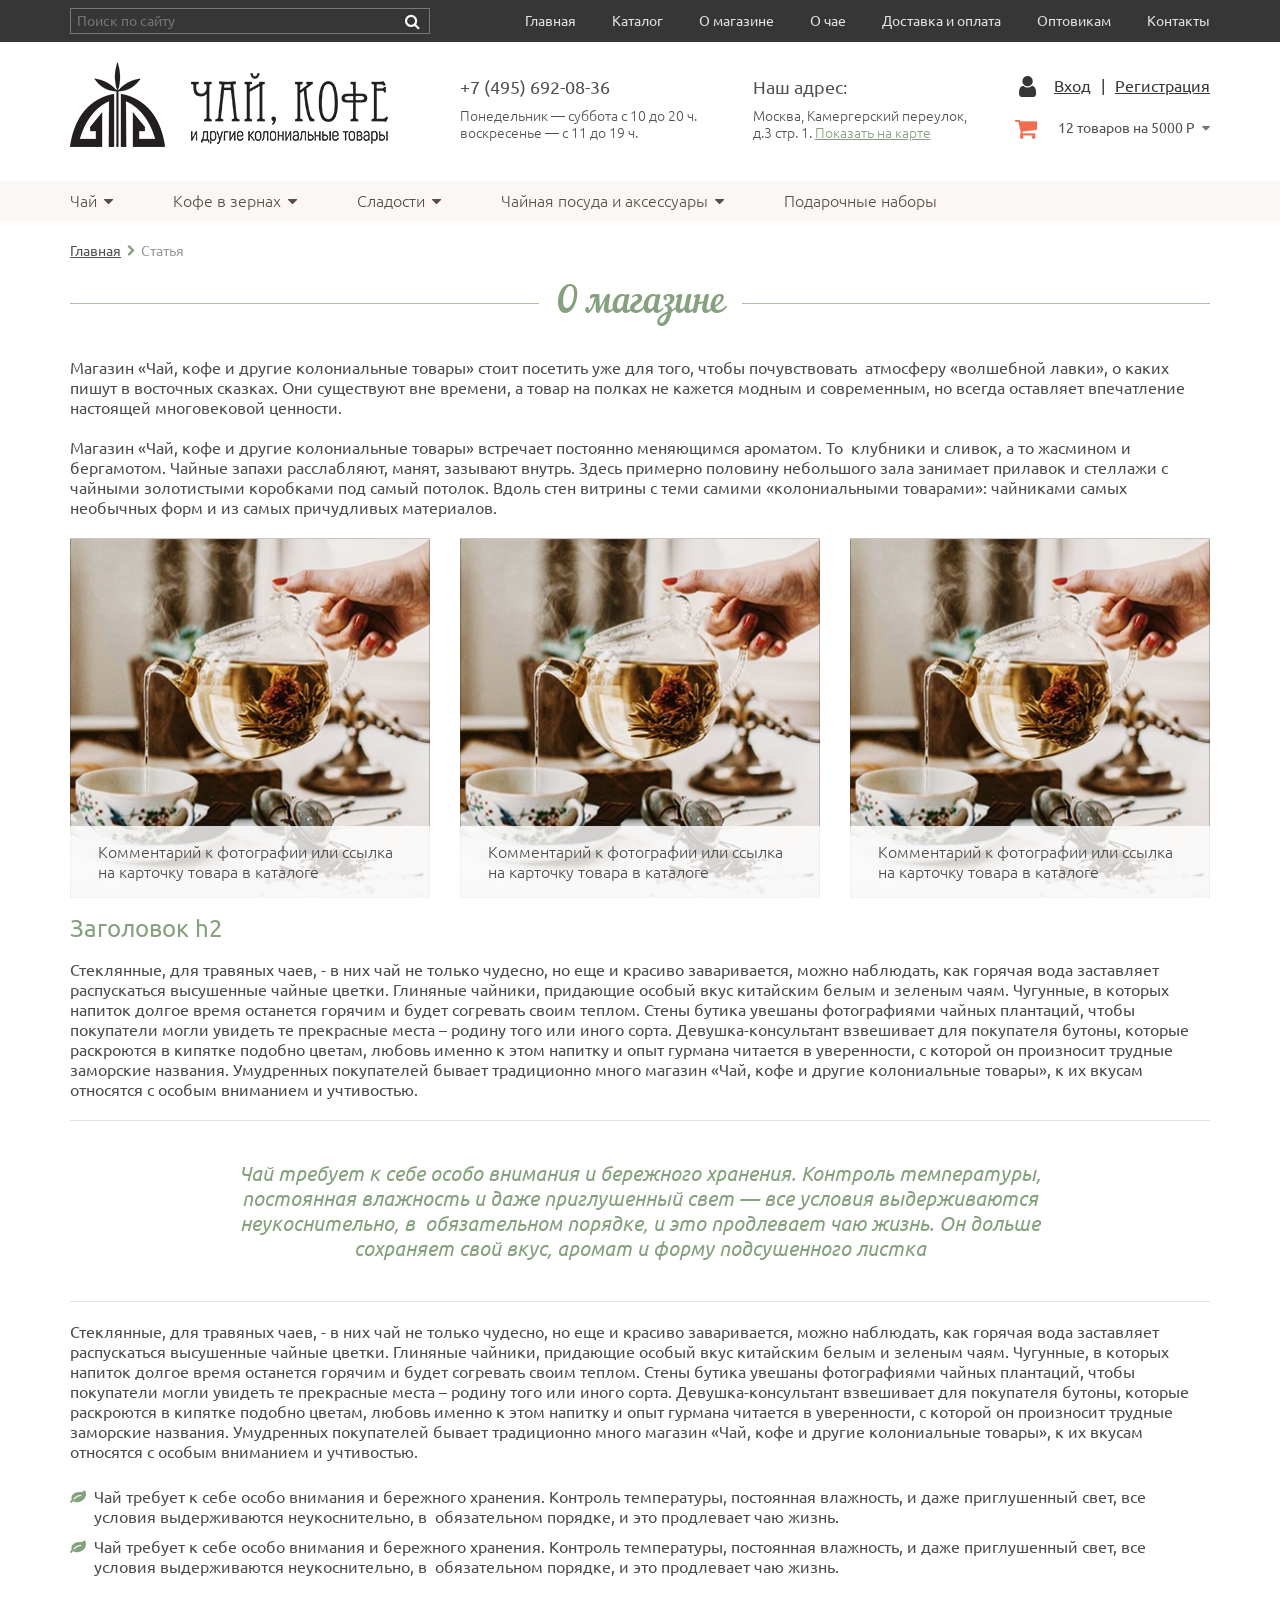
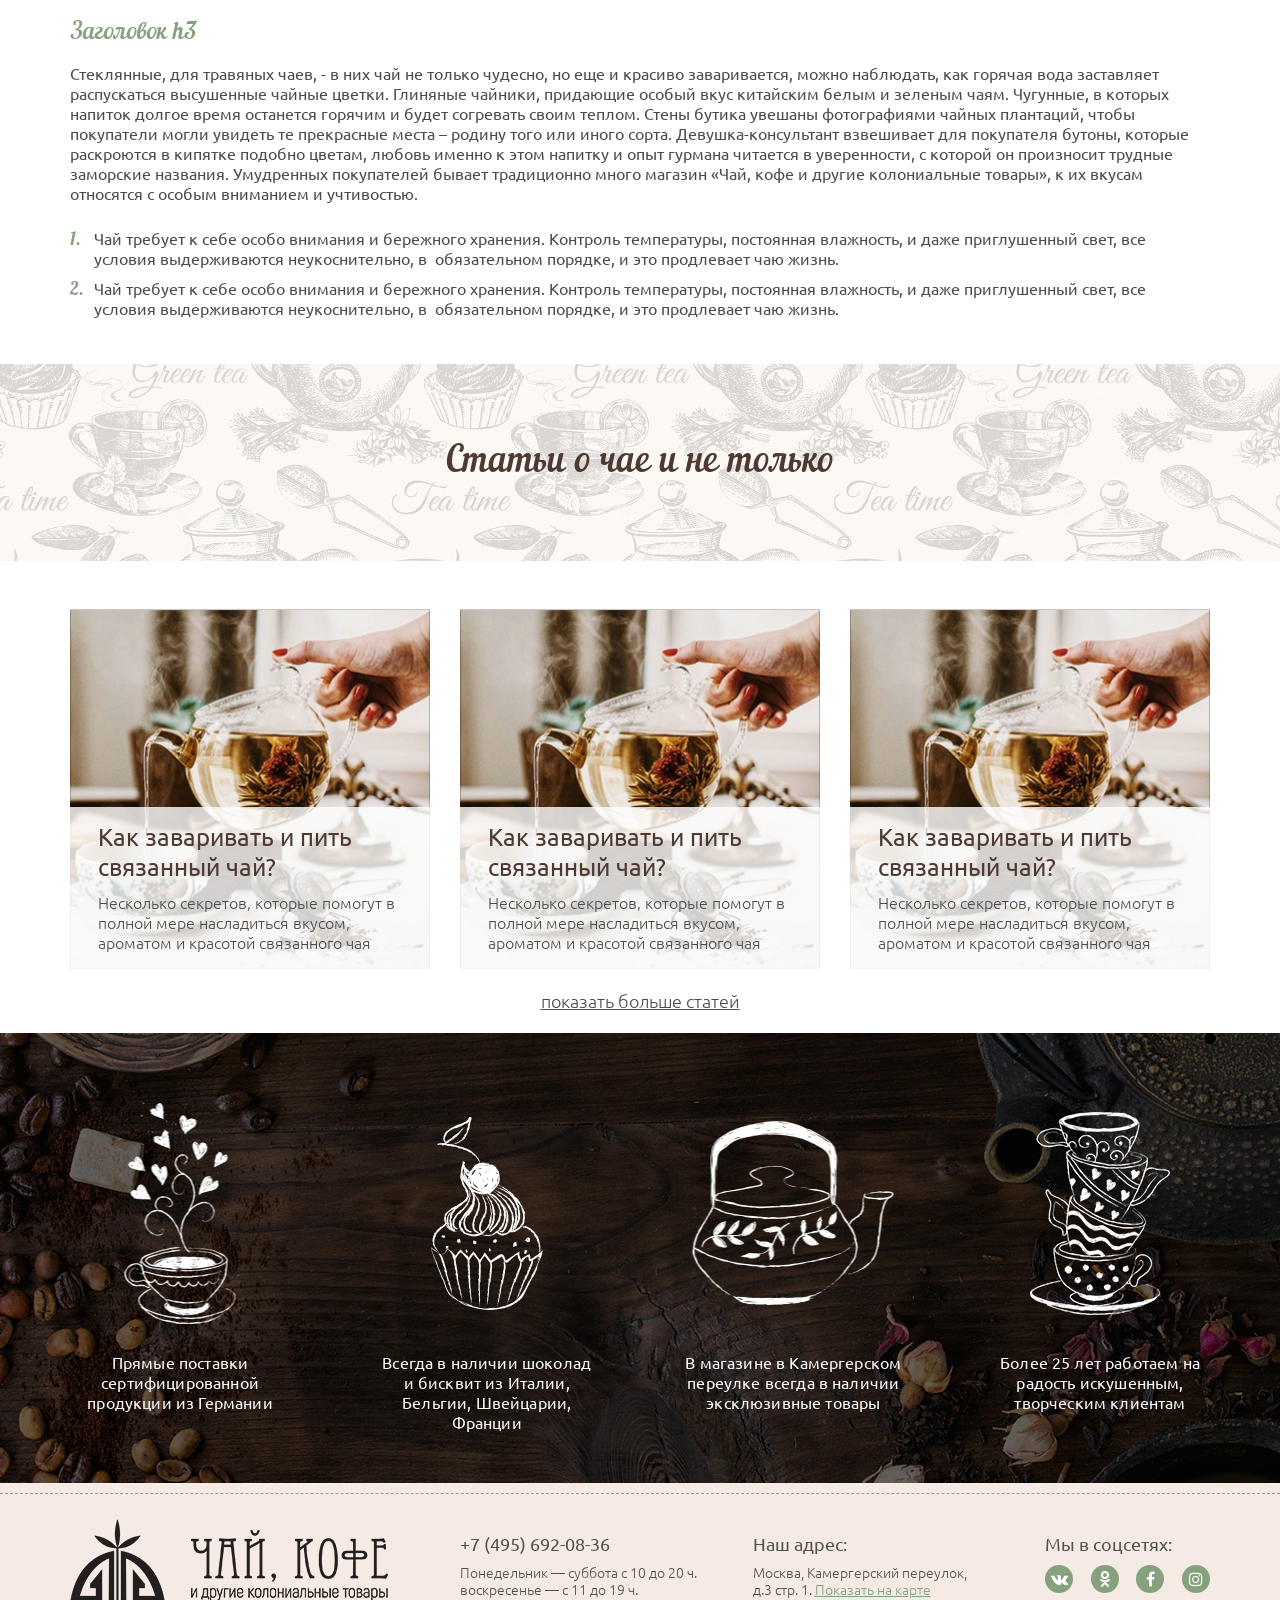
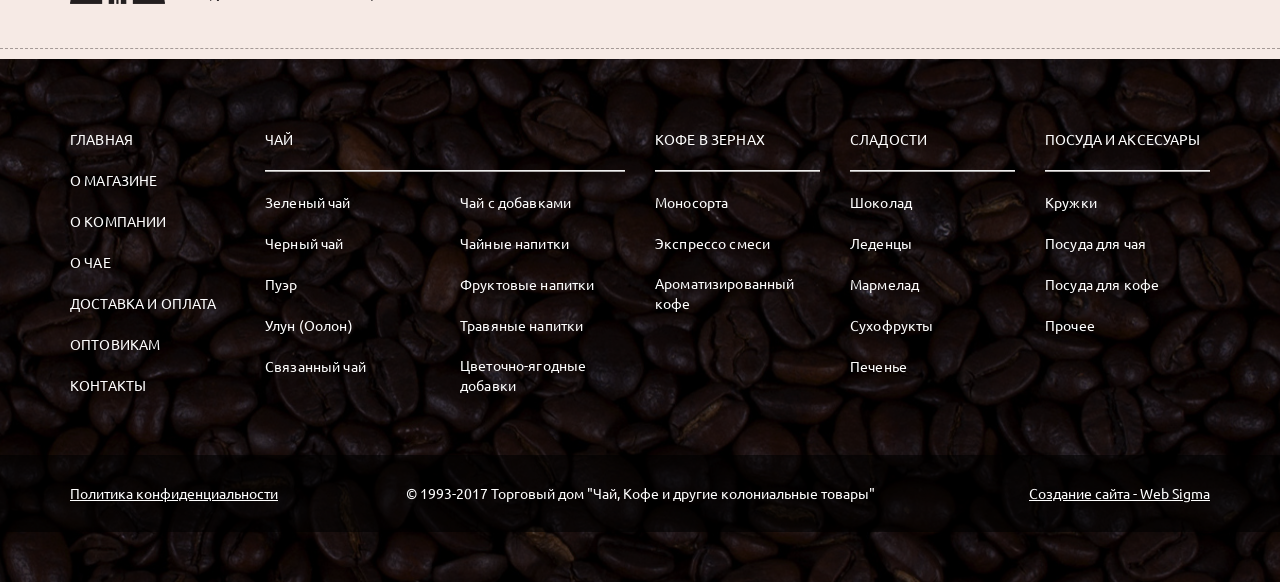
<file: app/text.html>
<!DOCTYPE html>
<html lang="ru">
<head>
	<meta charset="UTF-8">

	<title>Заголовок</title>
<!--
	<link rel="shortcut icon" href="img/favicon/favicon.ico" type="image/x-icon">
	<link rel="icon" href="img/favicon/apple-touch-icon.png">
	<link rel="icon" sizes="72x72" href="img/favicon/apple-touch-icon-72x72.png">
	<link rel="icon" sizes="114x114" href="img/favicon/apple-touch-icon-114x114.png">
-->

	<meta http-equiv="X-UA-Compatible" content="IE=edge">
	<meta name="viewport" content="width=device-width, initial-scale=1">

	<!-- Styles -->
	<link rel="stylesheet" href="libs/bootstrap/bootstrap.min.css">
	<link rel="stylesheet" href="libs/font-awesome/css/font-awesome.min.css">
	<link rel="stylesheet" href="libs/OwlCarousel2/dist/assets/owl.carousel.min.css">
	<link rel="stylesheet" href="libs/OwlCarousel2/dist/assets/owl.theme.default.css">
	<link rel="stylesheet" href="libs/jquery-ui/jquery-ui.min.css">
	<link rel="stylesheet" href="css/fonts.css">
	<link rel="stylesheet" href="css/main.css">
	<link rel="stylesheet" href="css/media.css">
	<!-- End_Styles -->
</head>
<body>
	<header class="header header-mob">
		<div class="header-mob__top">
			<div class="container">
				<div class="row">
					<div class="col-md-12">
						<div class="header__mob-grid">
							<div class="header__mob-search">
								<a href="#" class="mob-search">
									<i class="fa fa-search" aria-hidden="true"></i>
								</a>
								<div class="mob-search__window">
									<input type="text" class="h-search__input" placeholder="Поиск по сайту">
								</div>
							</div>
							<div class="header__mob-menu">
								<a href="#" class="mob-menu__button">
									<i class="fa fa-bars" aria-hidden="true"></i>
								</a>
								<ul class="mob-menu">
									<li class="mob-menu__item">
										<a href="/" class="mob-menu__link">
											Главная
										</a>
									</li>
									<li class="mob-menu__item mob-menu__item-menu">
										<a href="#" class="mob-menu__link nohref">
											Каталог
										</a>
										<ul class="mob-menuSub">
											<li class="mob-menuSub__item">
												<a href="#" class="mob-menuSub__link">
													Пункт подменю
												</a>
											</li>
											<li class="mob-menuSub__item">
												<a href="#" class="mob-menuSub__link">
													Пункт подменю
												</a>
											</li>
											<li class="mob-menuSub__item">
												<a href="#" class="mob-menuSub__link">
													Пункт подменю
												</a>
											</li>
										</ul>
									</li>
									<li class="mob-menu__item">
										<a href="#" class="mob-menu__link">
											О магазине
										</a>
									</li>
									<li class="mob-menu__item">
										<a href="#" class="mob-menu__link">
											О чае
										</a>
									</li>
									<li class="mob-menu__item">
										<a href="#" class="mob-menu__link">
											Доставка и оплата
										</a>
									</li>
									<li class="mob-menu__item">
										<a href="#" class="mob-menu__link">
											Оптовикам
										</a>
									</li>
									<li class="mob-menu__item">
										<a href="#" class="mob-menu__link">
											Контакты
										</a>
									</li>
								</ul>
							</div>
							<div class="header__mob-logo">
								<a href="#" class="mob-logo">
									<img src="img/mob-logo.png" alt="Чай, кофе" class="mob-logo__img">
								</a>
							</div>
							<div class="header__mob-phone">
								<a href="tel:+74956920836" class="mob-phone">
									<i class="fa fa-phone-square" aria-hidden="true"></i>
								</a>
							</div>
							<div class="header__mob-map">
								<a href="#" class="mob-map">
									<i class="fa fa-map-marker" aria-hidden="true"></i>
								</a>
							</div>
							<div class="header__mob-basket">
								<a href="#" class="mob-basket">
									<span class="mob-basket__count">3</span>
									<i class="fa fa-shopping-cart" aria-hidden="true"></i>
								</a>
							</div>
						</div>
					</div>
				</div>
			</div>
		</div>
		<div class="header-mob__bottom">
			<div class="container">
				<div class="row">
					<div class="col-md-12">
						<div class="header__mob-catalogmenu">
							<a href="#" class="mob-catalogmenu__button">
								<span>Меню каталога</span>
							</a>
							<ul class="mob-catalogmenu">
								<li class="mob-catalogmenu__item mob-catalogmenu__item-menu">
									<a href="#" class="mob-catalogmenu__link nohref">
										Чай
									</a>
									<ul class="mob-catalogmenuSub">
										<li class="mob-catalogmenuSub__item">
											<a href="#" class="mob-catalogmenuSub__link">
												Шоколад
											</a>
										</li>
										<li class="mob-catalogmenuSub__item">
											<a href="#" class="mob-catalogmenuSub__link">
												Леденцы
											</a>
										</li>
										<li class="mob-catalogmenuSub__item">
											<a href="#" class="mob-catalogmenuSub__link">
												Мармелад
											</a>
										</li>
										<li class="mob-catalogmenuSub__item">
											<a href="#" class="mob-catalogmenuSub__link">
												Сухофрукты
											</a>
										</li>
										<li class="mob-catalogmenuSub__item">
											<a href="#" class="mob-catalogmenuSub__link">
												Печенье
											</a>
										</li>
									</ul>
								</li>
								<li class="mob-catalogmenu__item mob-catalogmenu__item-menu">
									<a href="#" class="mob-catalogmenu__link nohref">
										Кофе в зернах
									</a>
									<ul class="mob-catalogmenuSub">
										<li class="mob-catalogmenuSub__item">
											<a href="#" class="mob-catalogmenuSub__link">
												Шоколад
											</a>
										</li>
										<li class="mob-catalogmenuSub__item">
											<a href="#" class="mob-catalogmenuSub__link">
												Леденцы
											</a>
										</li>
										<li class="mob-catalogmenuSub__item">
											<a href="#" class="mob-catalogmenuSub__link">
												Мармелад
											</a>
										</li>
										<li class="mob-catalogmenuSub__item">
											<a href="#" class="mob-catalogmenuSub__link">
												Сухофрукты
											</a>
										</li>
										<li class="mob-catalogmenuSub__item">
											<a href="#" class="mob-catalogmenuSub__link">
												Печенье
											</a>
										</li>
									</ul>
								</li>
								<li class="mob-catalogmenu__item mob-catalogmenu__item-menu">
									<a href="#" class="mob-catalogmenu__link nohref">
										Сладости
									</a>
									<ul class="mob-catalogmenuSub">
										<li class="mob-catalogmenuSub__item">
											<a href="#" class="mob-catalogmenuSub__link">
												Шоколад
											</a>
										</li>
										<li class="mob-catalogmenuSub__item">
											<a href="#" class="mob-catalogmenuSub__link">
												Леденцы
											</a>
										</li>
										<li class="mob-catalogmenuSub__item">
											<a href="#" class="mob-catalogmenuSub__link">
												Мармелад
											</a>
										</li>
										<li class="mob-catalogmenuSub__item">
											<a href="#" class="mob-catalogmenuSub__link">
												Сухофрукты
											</a>
										</li>
										<li class="mob-catalogmenuSub__item">
											<a href="#" class="mob-catalogmenuSub__link">
												Печенье
											</a>
										</li>
									</ul>
								</li>
								<li class="mob-catalogmenu__item mob-catalogmenu__item-menu">
									<a href="#" class="mob-catalogmenu__link nohref">
										Чайная посуда и аксессуары
									</a>
									<ul class="mob-catalogmenuSub">
										<li class="mob-catalogmenuSub__item">
											<a href="#" class="mob-catalogmenuSub__link">
												Шоколад
											</a>
										</li>
										<li class="mob-catalogmenuSub__item">
											<a href="#" class="mob-catalogmenuSub__link">
												Леденцы
											</a>
										</li>
										<li class="mob-catalogmenuSub__item">
											<a href="#" class="mob-catalogmenuSub__link">
												Мармелад
											</a>
										</li>
										<li class="mob-catalogmenuSub__item">
											<a href="#" class="mob-catalogmenuSub__link">
												Сухофрукты
											</a>
										</li>
										<li class="mob-catalogmenuSub__item">
											<a href="#" class="mob-catalogmenuSub__link">
												Печенье
											</a>
										</li>
									</ul>
								</li>
								<li class="mob-catalogmenu__item">
									<a href="#" class="mob-catalogmenu__link">
										Подарочные наборы
									</a>
								</li>
							</ul>
						</div>
					</div>
				</div>
			</div>
		</div>
	</header>
	<header class="header header-desktop">
		<div class="header__top">
			<div class="container">
				<div class="row">
					<div class="col-md-3 col-lg-4 col-sm-1">
						<div class="header__h-search">
							<a href="#" class="h-search__loop">
								<i class="fa fa-search" aria-hidden="true"></i>
							</a>
							<div class="h-search">
								<input type="text" class="h-search__input" placeholder="Поиск по сайту">
								<i class="fa fa-search" aria-hidden="true"></i>
							</div>
						</div>
					</div>
					<div class="col-md-9 col-lg-8 col-sm-11">
						<div class="header__h-nav">
							<ul class="h-nav">
								<li class="h-nav__item">
									<a href="#" class="h-nav__link">
										Главная
									</a>
								</li>
								<li class="h-nav__item">
									<a href="#" class="h-nav__link">
										Каталог
									</a>
								</li>
								<li class="h-nav__item">
									<a href="#" class="h-nav__link">
										О магазине
									</a>
								</li>
								<li class="h-nav__item">
									<a href="#" class="h-nav__link">
										О чае
									</a>
								</li>
								<li class="h-nav__item">
									<a href="#" class="h-nav__link">
										Доставка и оплата
									</a>
								</li>
								<li class="h-nav__item">
									<a href="#" class="h-nav__link">
										Оптовикам
									</a>
								</li>
								<li class="h-nav__item">
									<a href="#" class="h-nav__link">
										Контакты
									</a>
								</li>
							</ul>
						</div>
					</div>
				</div>
			</div>
		</div>
		<div class="header__center">
			<div class="container">
				<div class="row">
					<div class="col-lg-4 col-md-4 col-sm-4">
						<div class="header__h-logo">
							<a href="/" class="h-logo">
								<img src="img/h-logo.png" alt="Чай, кофе и другие колониальные товары" class="h-logo__img">
							</a>
						</div>
					</div>
					<div class="col-md-3 col-sm-3">
						<div class="header__h-schedule">
							<div class="h-schedule">
								<b class="h-schedule__phone">
									+7 (495) 692-08-36
								</b>
								<p class="h-schedule__description">
									<span class="h-schedule__description-val1">Понедельник — суббота</span> с 10 до 20 ч.<br><span class="h-schedule__description-val2">воскресенье</span> — с 11 до 19 ч.
								</p>
							</div>
						</div>
					</div>
					<div class="col-md-3 col-sm-3">
						<div class="header__h-addr">
							<div class="h-addr">
								<b class="h-schedule__phone h-addr__title">
									Наш адрес:
								</b>
								<p class="h-schedule__description h-addr__desription">
									Москва, Камергерский переулок,<br>д.3 стр. 1. <a href="#" class="h-addr__link">Показать на карте</a>
								</p>
							</div>
						</div>
					</div>
					<div class="col-md-2 col-sm-2">
						<div class="header__h-profil">
							<div class="h-profil">
								<div class="h-profil__top">
									<a href="#" class="h-profil__link">Вход</a>
									<i class="h-profil__and">
										|
									</i>
									<a href="#" class="h-profil__link h-profil__link-last">Регистрация</a>
									<i class="fa fa-user" aria-hidden="true"></i>
								</div>
								<div class="h-profil__bottom">
									<span class="h-profil__corz">
										12 <span>товаров на 5000 Р</span>
									</span>
									<i class="fa fa-shopping-cart" aria-hidden="true"></i>
									<div class="h-profilPopup">
										<div class="h-profilPopup__list">
											<div class="h-profilPopup__item-wrapper">
												<div class="h-profilPopup__item">
													<a href="#" class="h-profilPopup__close">
														<i class="fa fa-times" aria-hidden="true"></i>
													</a>
													<div class="h-profilPopup__photo">
														<img src="img/item/1.jpg" alt="prod" class="h-profilPopup__img">
													</div>
													<div class="h-profilPopup__description">
														<h2 class="h-profilPopup__title">
															Золотая улитка
														</h2>
														<span class="h-profilPopup__cat">
															чорный чай
														</span>
														<div class="h-profilPopup__row">
															<select class="selectmenu" name="" id="">
																<option>100 грамм</option>
																<option>200 грамм</option>
																<option>300 грамм</option>
															</select>
															<div class="h-profilPopup__price">
																580
															</div>
														</div>
													</div>
												</div>
											</div>
											<div class="h-profilPopup__item-wrapper">
												<div class="h-profilPopup__item">
													<a href="#" class="h-profilPopup__close">
														<i class="fa fa-times" aria-hidden="true"></i>
													</a>
													<div class="h-profilPopup__photo">
														<img src="img/item/1.jpg" alt="prod" class="h-profilPopup__img">
													</div>
													<div class="h-profilPopup__description">
														<h2 class="h-profilPopup__title">
															Золотая улитка
														</h2>
														<span class="h-profilPopup__cat">
															чорный чай
														</span>
														<div class="h-profilPopup__row">
															<select class="selectmenu" name="" id="">
																<option>100 грамм</option>
																<option>200 грамм</option>
																<option>300 грамм</option>
															</select>
															<div class="h-profilPopup__price">
																580
															</div>
														</div>
													</div>
												</div>
											</div>
											<div class="h-profilPopup__item-wrapper">
												<div class="h-profilPopup__item">
													<a href="#" class="h-profilPopup__close">
														<i class="fa fa-times" aria-hidden="true"></i>
													</a>
													<div class="h-profilPopup__photo">
														<img src="img/item/1.jpg" alt="prod" class="h-profilPopup__img">
													</div>
													<div class="h-profilPopup__description">
														<h2 class="h-profilPopup__title">
															Золотая улитка
														</h2>
														<span class="h-profilPopup__cat">
															чорный чай
														</span>
														<div class="h-profilPopup__row">
															<select class="selectmenu" name="" id="">
																<option>100 грамм</option>
																<option>200 грамм</option>
																<option>300 грамм</option>
															</select>
															<div class="h-profilPopup__price">
																580
															</div>
														</div>
													</div>
												</div>
											</div>
										</div>
										<div class="h-profilPopup__bottom">
											<div class="h-profilPopup__sum">
												Итого к оплате: <span>1740</span>
											</div>
											<a href="#" class="btn h-profilPopup__button">
												Оформить заказ
											</a>
										</div>
									</div>
								</div>
							</div>
						</div>
					</div>
				</div>
			</div>
		</div>
		<div class="header__bottom">
			<div class="container">
				<div class="row">
					<div class="col-md-12">
						<div class="header__h-catalog">
							<ul class="h-catalog">
								<li class="h-catalog__item">
									<a href="#" class="h-catalog__link">
										Чай
									</a>
									<ul class="h-catalog-sub">
										<li class="h-catalog-sub__item">
											<a href="#" class="h-catalog-sub__link">
												Зеленый чай
											</a>
										</li>
										<li class="h-catalog-sub__item">
											<a href="#" class="h-catalog-sub__link">
												Черный чай
											</a>
										</li>
										<li class="h-catalog-sub__item">
											<a href="#" class="h-catalog-sub__link">
												Пуэр
											</a>
										</li>
										<li class="h-catalog-sub__item">
											<a href="#" class="h-catalog-sub__link">
												Улун (Оолон)
											</a>
										</li>
										<li class="h-catalog-sub__item">
											<a href="#" class="h-catalog-sub__link">
												Связанный чай
											</a>
										</li>
										<li class="h-catalog-sub__item">
											<a href="#" class="h-catalog-sub__link">
												Чай с добавками
											</a>
										</li>
										<li class="h-catalog-sub__item">
											<a href="#" class="h-catalog-sub__link">
												Чайные напитки
											</a>
										</li>
										<li class="h-catalog-sub__item">
											<a href="#" class="h-catalog-sub__link">
												Фруктовые напитки
											</a>
										</li>
										<li class="h-catalog-sub__item">
											<a href="#" class="h-catalog-sub__link">
												Травяные напитки
											</a>
										</li>
										<li class="h-catalog-sub__item">
											<a href="#" class="h-catalog-sub__link">
												Цветочно-ягодные добавки
											</a>
										</li>
									</ul>
								</li>
								<li class="h-catalog__item">
									<a href="#" class="h-catalog__link">
										Кофе в зернах
									</a>
									<ul class="h-catalog-sub">
										<li class="h-catalog-sub__item">
											<a href="#" class="h-catalog-sub__link">
												Моносорта
											</a>
										</li>
										<li class="h-catalog-sub__item">
											<a href="#" class="h-catalog-sub__link">
												Экспрессо смеси
											</a>
										</li>
										<li class="h-catalog-sub__item">
											<a href="#" class="h-catalog-sub__link">
												Ароматизированный кофе
											</a>
										</li>
									</ul>
								</li>
								<li class="h-catalog__item">
									<a href="#" class="h-catalog__link">
										Сладости
									</a>
									<ul class="h-catalog-sub">
										<li class="h-catalog-sub__item">
											<a href="#" class="h-catalog-sub__link">
												Шоколад
											</a>
										</li>
										<li class="h-catalog-sub__item">
											<a href="#" class="h-catalog-sub__link">
												Леденцы
											</a>
										</li>
										<li class="h-catalog-sub__item">
											<a href="#" class="h-catalog-sub__link">
												Мармелад
											</a>
										</li>
										<li class="h-catalog-sub__item">
											<a href="#" class="h-catalog-sub__link">
												Сухофрукты
											</a>
										</li>
										<li class="h-catalog-sub__item">
											<a href="#" class="h-catalog-sub__link">
												Печенье
											</a>
										</li>
									</ul>
								</li>
								<li class="h-catalog__item">
									<a href="#" class="h-catalog__link">
										Чайная посуда и аксессуары
									</a>
									<ul class="h-catalog-sub">
										<li class="h-catalog-sub__item">
											<a href="#" class="h-catalog-sub__link">
												Кружки
											</a>
										</li>
										<li class="h-catalog-sub__item">
											<a href="#" class="h-catalog-sub__link">
												Посуда для чая
											</a>
										</li>
										<li class="h-catalog-sub__item">
											<a href="#" class="h-catalog-sub__link">
												Посуда для кофе
											</a>
										</li>
										<li class="h-catalog-sub__item">
											<a href="#" class="h-catalog-sub__link">
												Прочее
											</a>
										</li>
									</ul>
								</li>
								<li class="h-catalog__item">
									<a href="#" class="h-catalog__link">
										Подарочные наборы
									</a>
								</li>
							</ul>
						</div>
					</div>
				</div>
			</div>
		</div>
	</header>
	<div class="page">
		<div class="page__section">
			<div class="container">
				<div class="row">
					<div class="col-md-12">
						<div class="page__p-path">
							<ul class="p-path">
								<li class="p-path__item">
									<a href="#" class="p-path__link">
										Главная
									</a>
								</li>
								<li class="p-path__item p-path__item-last">
									<span class="p-path__link">
										Статья
									</span>
								</li>
							</ul>
						</div>
					</div>
				</div>
				<div class="row">
					<div class="col-md-12">
						<div class="page__p-title" style="padding-top: 0;">
							<h2 class="p-title">
								<span>О магазине</span>
							</h2>
						</div>
					</div>
				</div>
				<div class="row">
					<div class="col-md-12">
						<div class="page__p-text">
							<div class="p-text">
								<p>
									Магазин «Чай, кофе и другие колониальные товары» стоит посетить уже для того, чтобы почувствовать  атмосферу «волшебной лавки», о каких пишут в восточных сказках. Они существуют вне времени, а товар на полках не кажется модным и современным, но всегда оставляет впечатление настоящей многовековой ценности.<br><br>Магазин «Чай, кофе и другие колониальные товары» встречает постоянно меняющимся ароматом. То  клубники и сливок, а то жасмином и бергамотом. Чайные запахи расслабляют, манят, зазывают внутрь. Здесь примерно половину небольшого зала занимает прилавок и стеллажи с чайными золотистыми коробками под самый потолок. Вдоль стен витрины с теми самими «колониальными товарами»: чайниками самых необычных форм и из самых причудливых материалов.
								</p>
							</div>
						</div>
					</div>
				</div><br>
				<div class="row">
					<div class="col-md-4 col-sm-4">
						<div class="page__p-stat page__p-text">
							<a href="#" class="p-stat" style="background-image: url(img/stat/1.jpg);">
								<div class="p-stat__bottom">
									<p class="p-stat__description">
										Комментарий к фотографии или ссылка на карточку товара в каталоге
									</p>
								</div>
							</a>
						</div>
					</div>
					<div class="col-md-4 col-sm-4">
						<div class="page__p-stat page__p-text">
							<a href="#" class="p-stat" style="background-image: url(img/stat/1.jpg);">
								<div class="p-stat__bottom">
									<p class="p-stat__description">
										Комментарий к фотографии или ссылка на карточку товара в каталоге
									</p>
								</div>
							</a>
						</div>
					</div>
					<div class="col-md-4 col-sm-4">
						<div class="page__p-stat page__p-text">
							<a href="#" class="p-stat" style="background-image: url(img/stat/1.jpg);">
								<div class="p-stat__bottom">
									<p class="p-stat__description">
										Комментарий к фотографии или ссылка на карточку товара в каталоге
									</p>
								</div>
							</a>
						</div>
					</div>
				</div><br>
				<div class="row">
					<div class="col-md-12">
						<div class="page__p-text">
							<div class="p-text">
								<h2>
									Заголовок h2
								</h2><br>
								<p>
									Стеклянные, для травяных чаев, - в них чай не только чудесно, но еще и красиво заваривается, можно наблюдать, как горячая вода заставляет распускаться высушенные чайные цветки. Глиняные чайники, придающие особый вкус китайским белым и зеленым чаям. Чугунные, в которых напиток долгое время останется горячим и будет согревать своим теплом. Стены бутика увешаны фотографиями чайных плантаций, чтобы покупатели могли увидеть те прекрасные места – родину того или иного сорта. Девушка-консультант взвешивает для покупателя бутоны, которые раскроются в кипятке подобно цветам, любовь именно к этом напитку и опыт гурмана читается в уверенности, с которой он произносит трудные заморские названия. Умудренных покупателей бывает традиционно много магазин «Чай, кофе и другие колониальные товары», к их вкусам относятся с особым вниманием и учтивостью.
								</p><br>
								<blockquote>
									Чай требует к себе особо внимания и бережного хранения. Контроль температуры, постоянная влажность и даже приглушенный свет — все условия выдерживаются неукоснительно, в  обязательном порядке, и это продлевает чаю жизнь. Он дольше сохраняет свой вкус, аромат и форму подсушенного листка
								</blockquote><br>
								<p>
									Стеклянные, для травяных чаев, - в них чай не только чудесно, но еще и красиво заваривается, можно наблюдать, как горячая вода заставляет распускаться высушенные чайные цветки. Глиняные чайники, придающие особый вкус китайским белым и зеленым чаям. Чугунные, в которых напиток долгое время останется горячим и будет согревать своим теплом. Стены бутика увешаны фотографиями чайных плантаций, чтобы покупатели могли увидеть те прекрасные места – родину того или иного сорта. Девушка-консультант взвешивает для покупателя бутоны, которые раскроются в кипятке подобно цветам, любовь именно к этом напитку и опыт гурмана читается в уверенности, с которой он произносит трудные заморские названия. Умудренных покупателей бывает традиционно много магазин «Чай, кофе и другие колониальные товары», к их вкусам относятся с особым вниманием и учтивостью.
								</p><br>
								<ul>
									<li>
										Чай требует к себе особо внимания и бережного хранения. Контроль температуры, постоянная влажность, и даже приглушенный свет, все условия выдерживаются неукоснительно, в  обязательном порядке, и это продлевает чаю жизнь. 
									</li>
									<li>
										Чай требует к себе особо внимания и бережного хранения. Контроль температуры, постоянная влажность, и даже приглушенный свет, все условия выдерживаются неукоснительно, в  обязательном порядке, и это продлевает чаю жизнь. 
									</li>
								</ul><br><br>
								<h3>
									Заголовок h3
								</h3><br>
								<p>
									Стеклянные, для травяных чаев, - в них чай не только чудесно, но еще и красиво заваривается, можно наблюдать, как горячая вода заставляет распускаться высушенные чайные цветки. Глиняные чайники, придающие особый вкус китайским белым и зеленым чаям. Чугунные, в которых напиток долгое время останется горячим и будет согревать своим теплом. Стены бутика увешаны фотографиями чайных плантаций, чтобы покупатели могли увидеть те прекрасные места – родину того или иного сорта. Девушка-консультант взвешивает для покупателя бутоны, которые раскроются в кипятке подобно цветам, любовь именно к этом напитку и опыт гурмана читается в уверенности, с которой он произносит трудные заморские названия. Умудренных покупателей бывает традиционно много магазин «Чай, кофе и другие колониальные товары», к их вкусам относятся с особым вниманием и учтивостью.
								</p><br>
								<ol>
									<li>
										<span>1</span>
										Чай требует к себе особо внимания и бережного хранения. Контроль температуры, постоянная влажность, и даже приглушенный свет, все условия выдерживаются неукоснительно, в  обязательном порядке, и это продлевает чаю жизнь. 
									</li>
									<li>
										<span>2</span>
										Чай требует к себе особо внимания и бережного хранения. Контроль температуры, постоянная влажность, и даже приглушенный свет, все условия выдерживаются неукоснительно, в  обязательном порядке, и это продлевает чаю жизнь. 
									</li>
								</ol>
							</div>
						</div>
					</div>
				</div><br><br>
			</div>
		</div>
		<div class="page__section page__section-bg" style="background-image: url(img/section-bg.jpg);">
			<div class="container">
				<div class="row">
					<div class="col-md-12">
						<div class="page__p-title" style="padding-bottom: 40px;">
							<h2 class="p-title p-title-bg">
								<span>Статьи о чае и не только</span>
							</h2>
						</div>
					</div>
				</div>
			</div>
		</div>
		<div class="page__section">
			<div class="container">
				<div class="row">
					<div class="col-md-4 col-sm-4">
						<div class="page__p-stat">
							<a href="#" class="p-stat" style="background-image: url(img/stat/1.jpg);">
								<div class="p-stat__bottom">
									<h2 class="p-stat__title">
										Как заваривать и пить связанный чай?
									</h2>
									<p class="p-stat__description">
										Несколько секретов, которые помогут в полной мере насладиться вкусом, ароматом и красотой связанного чая
									</p>
								</div>
							</a>
						</div>
					</div>
					<div class="col-md-4 col-sm-4">
						<div class="page__p-stat">
							<a href="#" class="p-stat" style="background-image: url(img/stat/1.jpg);">
								<div class="p-stat__bottom">
									<h2 class="p-stat__title">
										Как заваривать и пить связанный чай?
									</h2>
									<p class="p-stat__description">
										Несколько секретов, которые помогут в полной мере насладиться вкусом, ароматом и красотой связанного чая
									</p>
								</div>
							</a>
						</div>
					</div>
					<div class="col-md-4 col-sm-4">
						<div class="page__p-stat">
							<a href="#" class="p-stat" style="background-image: url(img/stat/1.jpg);">
								<div class="p-stat__bottom">
									<h2 class="p-stat__title">
										Как заваривать и пить связанный чай?
									</h2>
									<p class="p-stat__description">
										Несколько секретов, которые помогут в полной мере насладиться вкусом, ароматом и красотой связанного чая
									</p>
								</div>
							</a>
						</div>
					</div>
				</div>
				<div class="row">
					<div class="col-md-12">
						<div class="page__p-statmore">
							<a href="#" class="p-statmore">
								показать больше статей
							</a>
						</div>
					</div>
				</div>
			</div>
		</div>
		<div class="page__section page__section-more" style="background-image: url(img/more.jpg);">
			<div class="container">
				<div class="row">
					<div class="col-md-12">
						<div class="page__p-trigers p-trigers__pc">
							<div class="p-trigers">
								<div class="p-trigers__top">
									<img src="img/trigers/1.png" alt="img" class="p-trigers__img">
								</div>
								<div class="p-trigers__bottom">
									<span class="p-trigers__title">
										Прямые поставки сертифицированной продукции из Германии
									</span>
								</div>
							</div>
							<div class="p-trigers">
								<div class="p-trigers__top">
									<img src="img/trigers/2.png" alt="img" class="p-trigers__img">
								</div>
								<div class="p-trigers__bottom">
									<span class="p-trigers__title">
										Всегда в наличии шоколад и бисквит из Италии, Бельгии, Швейцарии, Франции
									</span>
								</div>
							</div>
							<div class="p-trigers">
								<div class="p-trigers__top">
									<img src="img/trigers/3.png" alt="img" class="p-trigers__img">
								</div>
								<div class="p-trigers__bottom">
									<span class="p-trigers__title">
										В магазине в Камергерском переулке всегда в наличии эксклюзивные товары
									</span>
								</div>
							</div>
							<div class="p-trigers">
								<div class="p-trigers__top">
									<img src="img/trigers/4.png" alt="img" class="p-trigers__img">
								</div>
								<div class="p-trigers__bottom">
									<span class="p-trigers__title">
										Более 25 лет работаем на радость искушенным, творческим клиентам
									</span>
								</div>
							</div>
						</div>
						<div class="page__p-trigers p-trigers__slider owl-carousel">
							<div class="p-trigers">
								<div class="p-trigers__top">
									<img src="img/trigers/1.png" alt="img" class="p-trigers__img">
								</div>
								<div class="p-trigers__bottom">
									<span class="p-trigers__title">
										Прямые поставки сертифицированной продукции из Германии
									</span>
								</div>
							</div>
							<div class="p-trigers">
								<div class="p-trigers__top">
									<img src="img/trigers/2.png" alt="img" class="p-trigers__img">
								</div>
								<div class="p-trigers__bottom">
									<span class="p-trigers__title">
										Всегда в наличии шоколад и бисквит из Италии, Бельгии, Швейцарии, Франции
									</span>
								</div>
							</div>
							<div class="p-trigers">
								<div class="p-trigers__top">
									<img src="img/trigers/3.png" alt="img" class="p-trigers__img">
								</div>
								<div class="p-trigers__bottom">
									<span class="p-trigers__title">
										В магазине в Камергерском переулке всегда в наличии эксклюзивные товары
									</span>
								</div>
							</div>
							<div class="p-trigers">
								<div class="p-trigers__top">
									<img src="img/trigers/4.png" alt="img" class="p-trigers__img">
								</div>
								<div class="p-trigers__bottom">
									<span class="p-trigers__title">
										Более 25 лет работаем на радость искушенным, творческим клиентам
									</span>
								</div>
							</div>
						</div>
					</div>
				</div>
			</div>
		</div>
	</div>
	<footer class="footer">
		<div class="footer__top">
			<div class="footer__top-border">
				<div class="container">
					<div class="row">
						<div class="col-md-4 col-sm-4">
							<div class="header__h-logo">
								<a href="/" class="h-logo">
									<img src="img/h-logo.png" alt="Чай, кофе и другие колониальные товары" class="h-logo__img">
								</a>
							</div>
							<div class="header__h-logo-mob">
								<a href="/" class="h-logo">
									<img src="img/f-mob-logo.png" alt="Чай, кофе и другие колониальные товары" class="h-logo__img">
								</a>
							</div>
						</div>
						<div class="col-md-3 col-sm-3">
							<div class="header__h-schedule">
								<div class="h-schedule">
									<b class="h-schedule__phone">
										+7 (495) 692-08-36
									</b>
									<p class="h-schedule__description">
										<span class="h-schedule__description-val1">Понедельник — суббота</span> с 10 до 20 ч.<br><span class="h-schedule__description-val2">воскресенье</span> — с 11 до 19 ч.
									</p>
								</div>
							</div>
						</div>
						<div class="col-md-3 col-sm-3">
							<div class="header__h-addr">
								<div class="h-addr">
									<b class="h-schedule__phone h-addr__title">
										Наш адрес:
									</b>
									<p class="h-schedule__description h-addr__desription">
										Москва, Камергерский переулок,<br>д.3 стр. 1. <a href="#" class="h-addr__link">Показать на карте</a>
									</p>
								</div>
							</div>
						</div>
						<div class="col-md-2 col-sm-2">
							<div class="footer__f-soc">
								<div class="f-soc">
									<b class="h-schedule__phone h-addr__title">
										Мы в соцсетях:
									</b>
									<ul class="f-soc__list">
										<li class="f-soc__item">
											<a href="#" class="f-soc__link">
												<i class="fa fa-vk" aria-hidden="true"></i>
											</a>
										</li>
										<li class="f-soc__item">
											<a href="#" class="f-soc__link">
												<i class="fa fa-odnoklassniki" aria-hidden="true"></i>
											</a>
										</li>
										<li class="f-soc__item">
											<a href="#" class="f-soc__link">
												<i class="fa fa-facebook" aria-hidden="true"></i>
											</a>
										</li>
										<li class="f-soc__item">
											<a href="#" class="f-soc__link">
												<i class="fa fa-instagram" aria-hidden="true"></i>
											</a>
										</li>
									</ul>
								</div>
							</div>
						</div>
					</div>
				</div>
			</div>
		</div>
		<div class="footer__center">
			<div class="page__section page__section-more" style="background-image: url(img/cofe.jpg);">
				<div class="container">
					<div class="row">
						<div class="col-md-2 col-xs-12 col-sm-3">
							<div class="footer__f-menu">
								<ul class="f-menu">
									<li class="f-menu__item">
										<a href="#" class="f-menu__link">
											Главная
										</a>
									</li>
									<li class="f-menu__item">
										<a href="#" class="f-menu__link">
											О магазине
										</a>
									</li>
									<li class="f-menu__item">
										<a href="#" class="f-menu__link">
											О компании
										</a>
									</li>
									<li class="f-menu__item">
										<a href="#" class="f-menu__link">
											О чае
										</a>
									</li>
									<li class="f-menu__item">
										<a href="#" class="f-menu__link">
											Доставка и оплата
										</a>
									</li>
									<li class="f-menu__item">
										<a href="#" class="f-menu__link">
											Оптовикам
										</a>
									</li>
									<li class="f-menu__item">
										<a href="#" class="f-menu__link">
											Контакты
										</a>
									</li>
								</ul>
							</div>
						</div>
						<hr class="f-menu-mob">
						<div class="col-md-4 col-xs-12 col-sm-3">
							<div class="row">
								<div class="col-md-12">
									<div class="footer__f-menu">
										<ul class="f-menu">
											<li class="f-menu__item f-menu__item-title" style="text-align: left;">
												<b class="f-menu__link">
													Чай
												</b>
											</li>
										</ul>
										<hr class="f-menu-desc">
									</div>
								</div>
							</div>
							<div class="row">
								<div class="col-md-6 col-xs-6 col-sm-12">
									<div class="footer__f-menu">
										<ul class="f-menu f-menu-sub">
											<li class="f-menu__item">
												<a href="#" class="f-menu__link">
													Зеленый чай
												</a>
											</li>
											<li class="f-menu__item">
												<a href="#" class="f-menu__link">
													Черный чай
												</a>
											</li>
											<li class="f-menu__item">
												<a href="#" class="f-menu__link">
													Пуэр
												</a>
											</li>
											<li class="f-menu__item">
												<a href="#" class="f-menu__link">
													Улун (Оолон)
												</a>
											</li>
											<li class="f-menu__item">
												<a href="#" class="f-menu__link">
													Связанный чай
												</a>
											</li>
										</ul>
									</div>
								</div>
								<div class="col-md-6 col-xs-6 col-sm-12">
									<div class="footer__f-menu">
										<ul class="f-menu f-menu-sub">
											<li class="f-menu__item">
												<a href="#" class="f-menu__link">
													Чай с добавками
												</a>
											</li>
											<li class="f-menu__item">
												<a href="#" class="f-menu__link">
													Чайные напитки
												</a>
											</li>
											<li class="f-menu__item">
												<a href="#" class="f-menu__link">
													Фруктовые напитки
												</a>
											</li>
											<li class="f-menu__item">
												<a href="#" class="f-menu__link">
													Травяные напитки
												</a>
											</li>
											<li class="f-menu__item">
												<a href="#" class="f-menu__link">
													Цветочно-ягодные добавки
												</a>
											</li>
										</ul>
									</div>
								</div>
							</div>
						</div>
						<hr class="f-menu-mob">
						<div class="col-md-2 col-xs-6 col-sm-3">
							<div class="row">
								<div class="col-md-12">
									<div class="footer__f-menu">
										<ul class="f-menu">
											<li class="f-menu__item f-menu__item-title" style="text-align: left;">
												<b class="f-menu__link">
													кОФЕ В ЗЕРНАХ
												</b>
											</li>
										</ul>
										<hr class="f-menu-desc">
									</div>
									<div class="footer__f-menu">
										<ul class="f-menu f-menu-sub">
											<li class="f-menu__item">
												<a href="#" class="f-menu__link">
													Моносорта
												</a>
											</li>
											<li class="f-menu__item">
												<a href="#" class="f-menu__link">
													Экспрессо смеси
												</a>
											</li>
											<li class="f-menu__item">
												<a href="#" class="f-menu__link">
													Ароматизированный кофе
												</a>
											</li>
										</ul>
									</div>
								</div>
							</div>
						</div>
						<div class="col-md-2 col-xs-6 col-sm-3">
							<div class="row">
								<div class="col-md-12">
									<div class="footer__f-menu">
										<ul class="f-menu">
											<li class="f-menu__item f-menu__item-title" style="text-align: left;">
												<b class="f-menu__link">
													Сладости
												</b>
											</li>
										</ul>
										<hr class="f-menu-desc">
									</div>
									<div class="footer__f-menu">
										<ul class="f-menu f-menu-sub">
											<li class="f-menu__item">
												<a href="#" class="f-menu__link">
													Шоколад
												</a>
											</li>
											<li class="f-menu__item">
												<a href="#" class="f-menu__link">
													Леденцы
												</a>
											</li>
											<li class="f-menu__item">
												<a href="#" class="f-menu__link">
													Мармелад
												</a>
											</li>
											<li class="f-menu__item">
												<a href="#" class="f-menu__link">
													Сухофрукты
												</a>
											</li>
											<li class="f-menu__item">
												<a href="#" class="f-menu__link">
													Печенье
												</a>
											</li>
										</ul>
									</div>
								</div>
							</div>
						</div>
						<hr class="f-menu-mob">
						<div class="col-md-2 col-xs-12 col-sm-3">
							<div class="row">
								<div class="col-md-12">
									<div class="footer__f-menu">
										<ul class="f-menu">
											<li class="f-menu__item f-menu__item-title" style="text-align: left;">
												<b class="f-menu__link">
													Посуда и аксесуары
												</b>
											</li>
										</ul>
										<hr class="f-menu-desc">
									</div>
									<div class="footer__f-menu">
										<ul class="f-menu f-menu-sub">
											<li class="f-menu__item">
												<a href="#" class="f-menu__link">
													Кружки
												</a>
											</li>
											<li class="f-menu__item">
												<a href="#" class="f-menu__link">
													Посуда для чая
												</a>
											</li>
											<li class="f-menu__item">
												<a href="#" class="f-menu__link">
													Посуда для кофе
												</a>
											</li>
											<li class="f-menu__item">
												<a href="#" class="f-menu__link">
													Прочее
												</a>
											</li>
										</ul>
									</div>
								</div>
							</div>
						</div>
					</div>
				</div>
				<div class="footer__bottom">
					<div class="container">
						<div class="row">
							<div class="col-md-3">
								<div class="footer__f-copy" style="text-align: left;">
									<div class="f-copy">
										<a href="#" class="f-copy__link">
											Политика конфиденциальности
										</a>
									</div>
								</div>
							</div>
							<div class="col-md-6">
								<div class="footer__f-copy" style="text-align: center;">
									<div class="f-copy">
										<p class="f-copy__text">
											© 1993-2017 Торговый дом "Чай, Кофе и другие колониальные товары"
										</p>
									</div>
								</div>
							</div>
							<div class="col-md-3">
								<div class="footer__f-copy" style="text-align: right;">
									<div class="f-copy">
										<a href="#" class="f-copy__link">
											Создание сайта - Web Sigma
										</a>
									</div>
								</div>
							</div>
						</div>
					</div>
				</div>
			</div>
		</div>
	</footer>

	<!-- Scripts -->
	<script type="text/javascript" src="libs/jquery/jquery.min.js"></script>
	<script type="text/javascript" src="libs/OwlCarousel2/dist/owl.carousel.min.js"></script>
	<script type="text/javascript" src="libs/jquery-ui/jquery-ui.min.js"></script>
	<script type="text/javascript" src="js/main.js"></script>
	<!-- End_Scripts -->
</body>
</html>
</file>
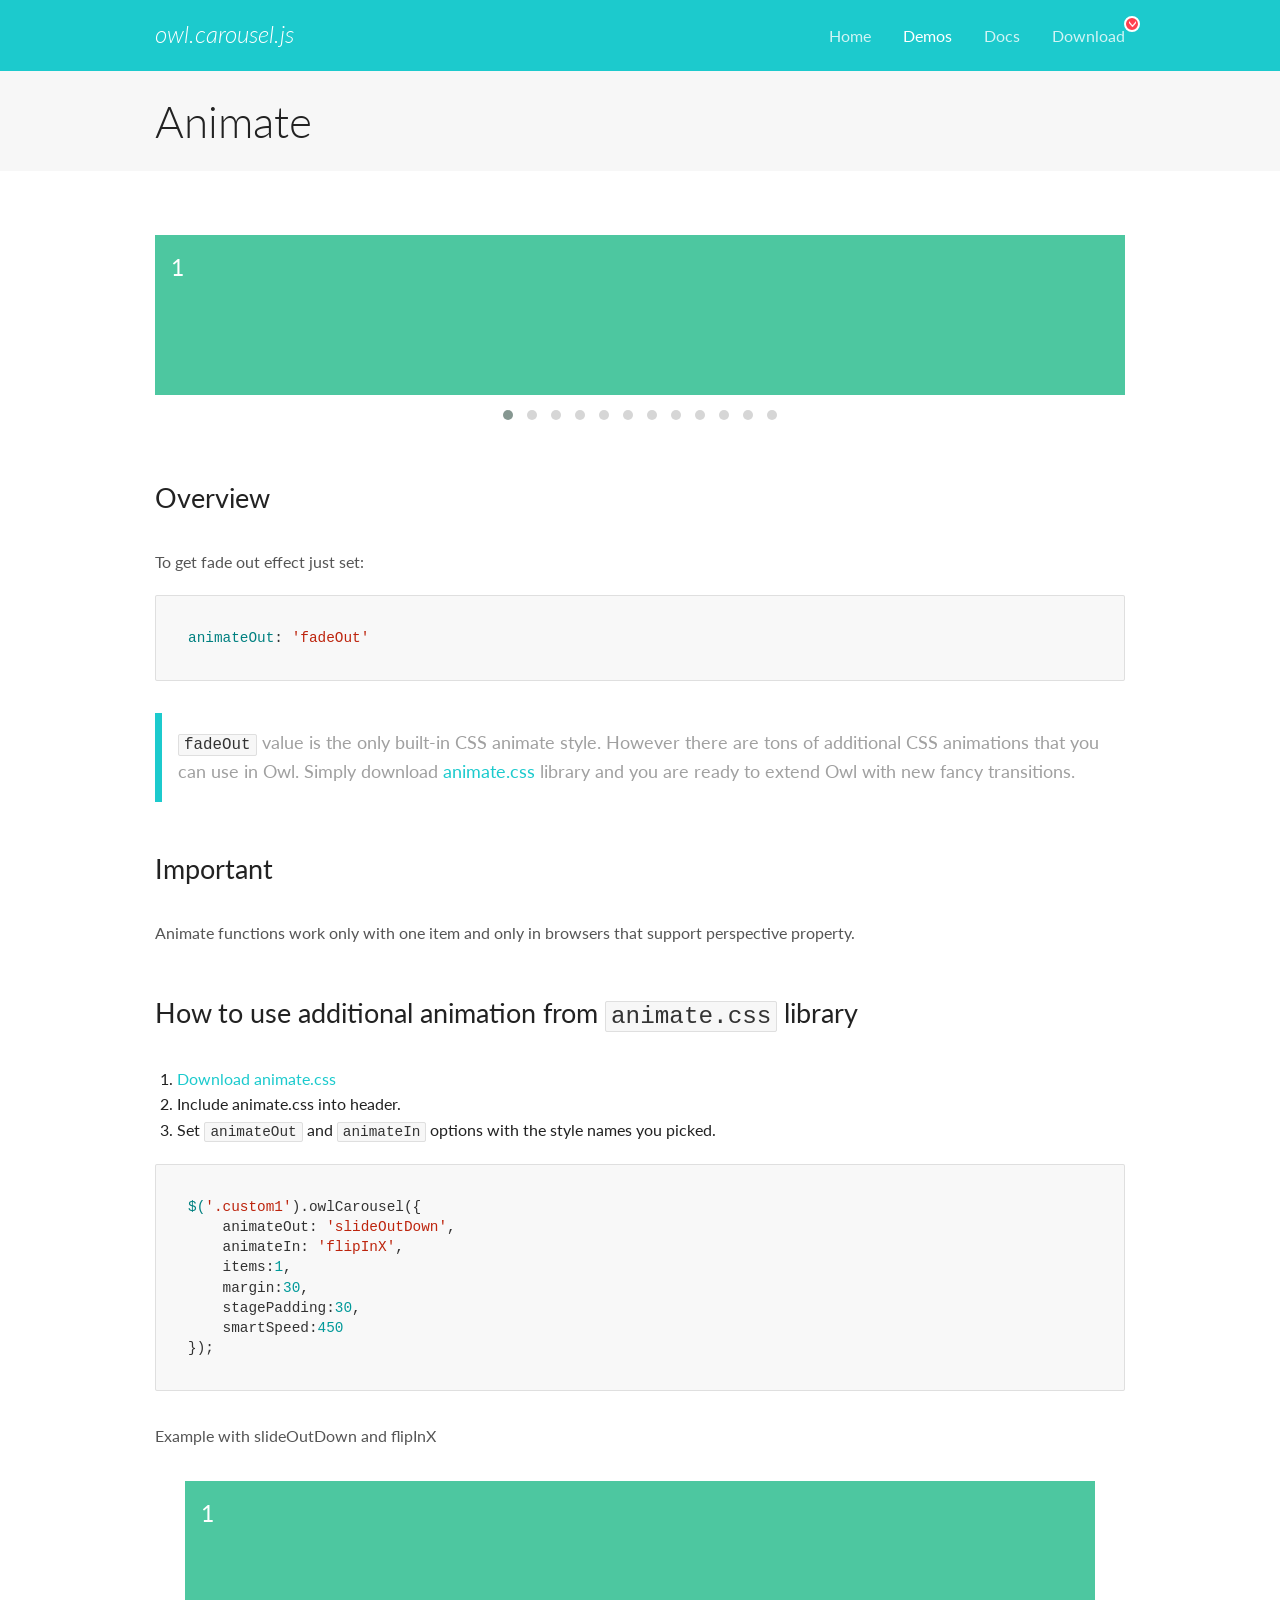
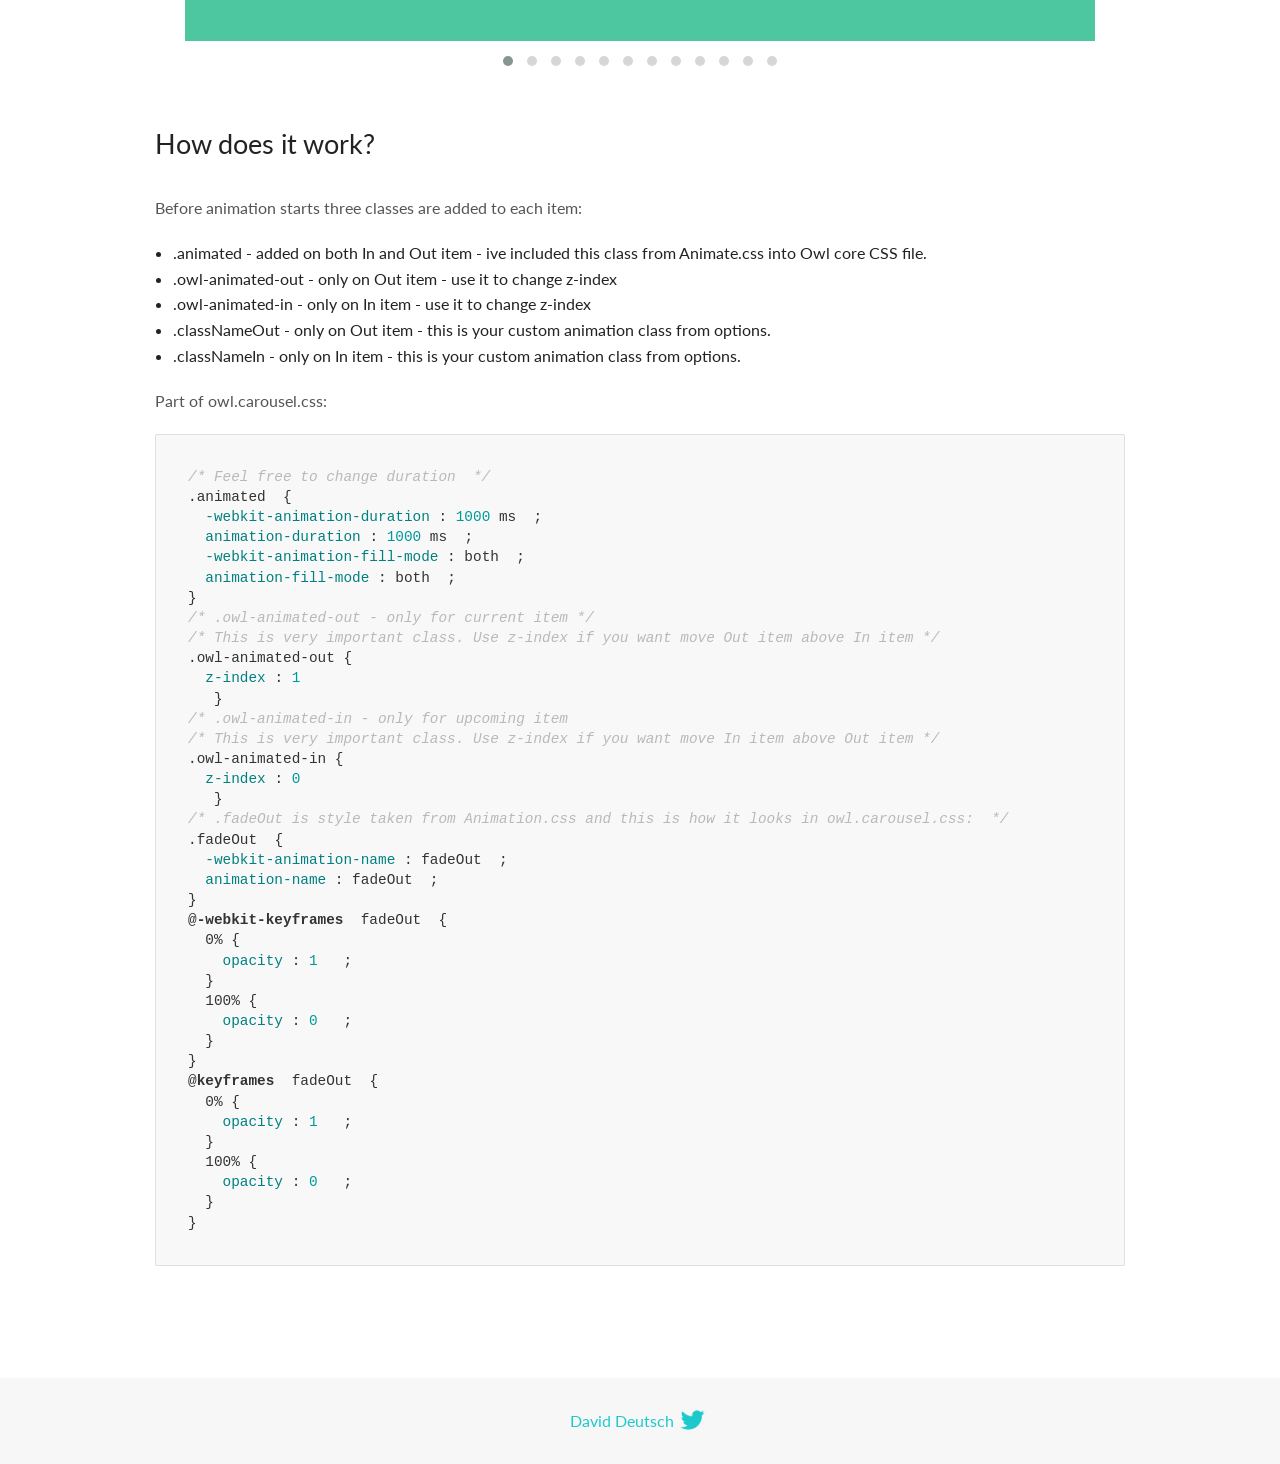
<file: app/libs/OwlCarousel2/docs/demos/animate.html>
<!DOCTYPE html>
<html lang="en">
  <head>

    <!-- head -->
    <meta charset="utf-8">
    <meta name="msapplication-tap-highlight" content="no" />
    <meta name="viewport" content="width=device-width, initial-scale=1.0" />
    <meta name="description" content="Animate carousel">
    <meta name="author" content="David Deutsch">
    <title>
      Animate Demo | Owl Carousel | 2.2.1
    </title>

    <!-- Stylesheets -->
    <link href='https://fonts.googleapis.com/css?family=Lato:300,400,700,400italic,300italic' rel='stylesheet' type='text/css'>
    <link rel="stylesheet" href="../assets/css/docs.theme.min.css">

    <!-- Owl Stylesheets -->
    <link rel="stylesheet" href="../assets/owlcarousel/assets/owl.carousel.min.css">
    <link rel="stylesheet" href="../assets/owlcarousel/assets/owl.theme.default.min.css">

    <!-- HTML5 shim and Respond.js IE8 support of HTML5 elements and media queries -->

    <!--[if lt IE 9]>
      <script src="https://oss.maxcdn.com/libs/html5shiv/3.7.0/html5shiv.js"></script>
      <script src="https://oss.maxcdn.com/libs/respond.js/1.3.0/respond.min.js"></script>
    <![endif]-->

    <!-- Favicons -->
    <link rel="apple-touch-icon-precomposed" sizes="144x144" href="../assets/ico/apple-touch-icon-144-precomposed.png">
    <link rel="shortcut icon" href="../assets/ico/favicon.png">
    <link rel="shortcut icon" href="favicon.ico">

    <!-- Yeah i know js should not be in header. Its required for demos.-->

    <!-- javascript -->
    <script src="../assets/vendors/jquery.min.js"></script>
    <script src="../assets/owlcarousel/owl.carousel.js"></script>
  </head>
  <body>

    <!-- header -->
    <header class="header">
      <div class="row">
        <div class="large-12 columns">
          <div class="brand left">
            <h3>
              <a href="/OwlCarousel2/">owl.carousel.js</a> 
            </h3>
          </div>
          <a id="toggle-nav" class="right">
            <span></span> <span></span> <span></span> 
          </a> 
          <div class="nav-bar">
            <ul class="clearfix">
              <li> <a href="/OwlCarousel2/index.html">Home</a>  </li>
              <li class="active">
                <a href="/OwlCarousel2/demos/demos.html">Demos</a> 
              </li>
              <li> <a href="/OwlCarousel2/docs/started-welcome.html">Docs</a>  </li>
              <li>
                <a href="https://github.com/OwlCarousel2/OwlCarousel2/archive/2.2.1.zip">Download</a> 
                <span class="download"></span> 
              </li>
            </ul>
          </div>
        </div>
      </div>
    </header>

    <!-- title -->
    <section class="title">
      <div class="row">
        <div class="large-12 columns">
          <h1>Animate</h1>
        </div>
      </div>
    </section>

    <!--  Demos -->
    <section id="demos">
      <div class="row">
        <div class="large-12 columns">
          <div class="fadeOut owl-carousel owl-theme">
            <div class="item">
              <h4>1</h4>
            </div>
            <div class="item">
              <h4>2</h4>
            </div>
            <div class="item">
              <h4>3</h4>
            </div>
            <div class="item">
              <h4>4</h4>
            </div>
            <div class="item">
              <h4>5</h4>
            </div>
            <div class="item">
              <h4>6</h4>
            </div>
            <div class="item">
              <h4>7</h4>
            </div>
            <div class="item">
              <h4>8</h4>
            </div>
            <div class="item">
              <h4>9</h4>
            </div>
            <div class="item">
              <h4>10</h4>
            </div>
            <div class="item">
              <h4>11</h4>
            </div>
            <div class="item">
              <h4>12</h4>
            </div>
          </div>
          <h3 id="overview">Overview</h3>
          <p>To get fade out effect just set:</p>
          <pre><code>animateOut: &#39;fadeOut&#39;</code></pre>
          <blockquote>
            <p><code>fadeOut</code> value is the only built-in CSS animate style. However there are tons of additional CSS animations that you can use in Owl. Simply download
              <a href="https://daneden.github.io/animate.css/">animate.css</a>  library and you are ready to extend Owl with new fancy transitions.</p>
          </blockquote>
          <h3 id="important">Important</h3>
          <p>Animate functions work only with one item and only in browsers that support perspective property.</p>
          <h3 id="how-to-use-additional-animation-from-animate-css-library">How to use additional animation from <code>animate.css</code> library</h3>
          <ol>
            <li> <a href="https://daneden.github.io/animate.css/">Download animate.css</a>  </li>
            <li>Include animate.css into header.</li>
            <li>Set <code>animateOut</code> and <code>animateIn</code> options with the style names you picked.</li>
          </ol>
          <pre><code>$(&#39;.custom1&#39;).owlCarousel({
    animateOut: &#39;slideOutDown&#39;,
    animateIn: &#39;flipInX&#39;,
    items:1,
    margin:30,
    stagePadding:30,
    smartSpeed:450
});</code></pre>
          <p>Example with slideOutDown and flipInX</p>
          <div class="custom1 owl-carousel owl-theme">
            <div class="item">
              <h4>1</h4>
            </div>
            <div class="item">
              <h4>2</h4>
            </div>
            <div class="item">
              <h4>3</h4>
            </div>
            <div class="item">
              <h4>4</h4>
            </div>
            <div class="item">
              <h4>5</h4>
            </div>
            <div class="item">
              <h4>6</h4>
            </div>
            <div class="item">
              <h4>7</h4>
            </div>
            <div class="item">
              <h4>8</h4>
            </div>
            <div class="item">
              <h4>9</h4>
            </div>
            <div class="item">
              <h4>10</h4>
            </div>
            <div class="item">
              <h4>11</h4>
            </div>
            <div class="item">
              <h4>12</h4>
            </div>
          </div>
          <h3 id="how-does-it-work-">How does it work?</h3>
          <p>Before animation starts three classes are added to each item:</p>
          <ul>
            <li>.animated - added on both In and Out item - ive included this class from Animate.css into Owl core CSS file.</li>
            <li>.owl-animated-out - only on Out item - use it to change z-index</li>
            <li>.owl-animated-in - only on In item - use it to change z-index</li>
            <li>.classNameOut - only on Out item - this is your custom animation class from options.</li>
            <li>.classNameIn - only on In item - this is your custom animation class from options.</li>
          </ul>
          <p>Part of owl.carousel.css:</p>
          <pre><code class="language-css"><span class="comment">/* Feel free to change duration  */</span> 
<span class="class">.animated</span>  <span class="rules">{
  <span class="rule"><span class="attribute">-webkit-animation-duration</span> :<span class="value"> <span class="number">1000</span> ms</span> </span> ;
  <span class="rule"><span class="attribute">animation-duration</span> :<span class="value"> <span class="number">1000</span> ms</span> </span> ;
  <span class="rule"><span class="attribute">-webkit-animation-fill-mode</span> :<span class="value"> both</span> </span> ;
  <span class="rule"><span class="attribute">animation-fill-mode</span> :<span class="value"> both</span> </span> ;
<span class="rule">}</span> </span> 
<span class="comment">/* .owl-animated-out - only for current item */</span> 
<span class="comment">/* This is very important class. Use z-index if you want move Out item above In item */</span> 
<span class="class">.owl-animated-out</span> <span class="rules">{
  <span class="rule"><span class="attribute">z-index</span> :<span class="value"> <span class="number">1</span> 
</span> </span> </span> }
<span class="comment">/* .owl-animated-in - only for upcoming item
/* This is very important class. Use z-index if you want move In item above Out item */</span> 
<span class="class">.owl-animated-in</span> <span class="rules">{
  <span class="rule"><span class="attribute">z-index</span> :<span class="value"> <span class="number">0</span> 
</span> </span> </span> }
<span class="comment">/* .fadeOut is style taken from Animation.css and this is how it looks in owl.carousel.css:  */</span> 
<span class="class">.fadeOut</span>  <span class="rules">{
  <span class="rule"><span class="attribute">-webkit-animation-name</span> :<span class="value"> fadeOut</span> </span> ;
  <span class="rule"><span class="attribute">animation-name</span> :<span class="value"> fadeOut</span> </span> ;
<span class="rule">}</span> </span> 
<span class="at_rule">@<span class="keyword">-webkit-keyframes</span>  fadeOut </span> {
  0% <span class="rules">{
    <span class="rule"><span class="attribute">opacity</span> :<span class="value"> <span class="number">1</span> </span> </span> ;
  <span class="rule">}</span> </span> 
  100% <span class="rules">{
    <span class="rule"><span class="attribute">opacity</span> :<span class="value"> <span class="number">0</span> </span> </span> ;
  <span class="rule">}</span> </span> 
}
<span class="at_rule">@<span class="keyword">keyframes</span>  fadeOut </span> {
  0% <span class="rules">{
    <span class="rule"><span class="attribute">opacity</span> :<span class="value"> <span class="number">1</span> </span> </span> ;
  <span class="rule">}</span> </span> 
  100% <span class="rules">{
    <span class="rule"><span class="attribute">opacity</span> :<span class="value"> <span class="number">0</span> </span> </span> ;
  <span class="rule">}</span> </span> 
}</code></pre>
          <link rel="stylesheet" href="../assets/css/animate.css">
          <script>
            jQuery(document).ready(function($) {
              $('.fadeOut').owlCarousel({
                items: 1,
                animateOut: 'fadeOut',
                loop: true,
                margin: 10,
              });
              $('.custom1').owlCarousel({
                animateOut: 'slideOutDown',
                animateIn: 'flipInX',
                items: 1,
                margin: 30,
                stagePadding: 30,
                smartSpeed: 450
              });
            });
          </script>
        </div>
      </div>
    </section>

    <!-- footer -->
    <footer class="footer">
      <div class="row">
        <div class="large-12 columns">
          <h5>
            <a href="/OwlCarousel2/docs/support-contact.html">David Deutsch</a> 
            <a id="custom-tweet-button" href="https://twitter.com/share?url=https://github.com/OwlCarousel2/OwlCarousel2&text=Owl Carousel - This is so awesome! " target="_blank"></a> 
          </h5>
        </div>
      </div>
    </footer>

    <!-- vendors -->
    <script src="../assets/vendors/highlight.js"></script>
    <script src="../assets/js/app.js"></script>
  </body>
</html>
</file>
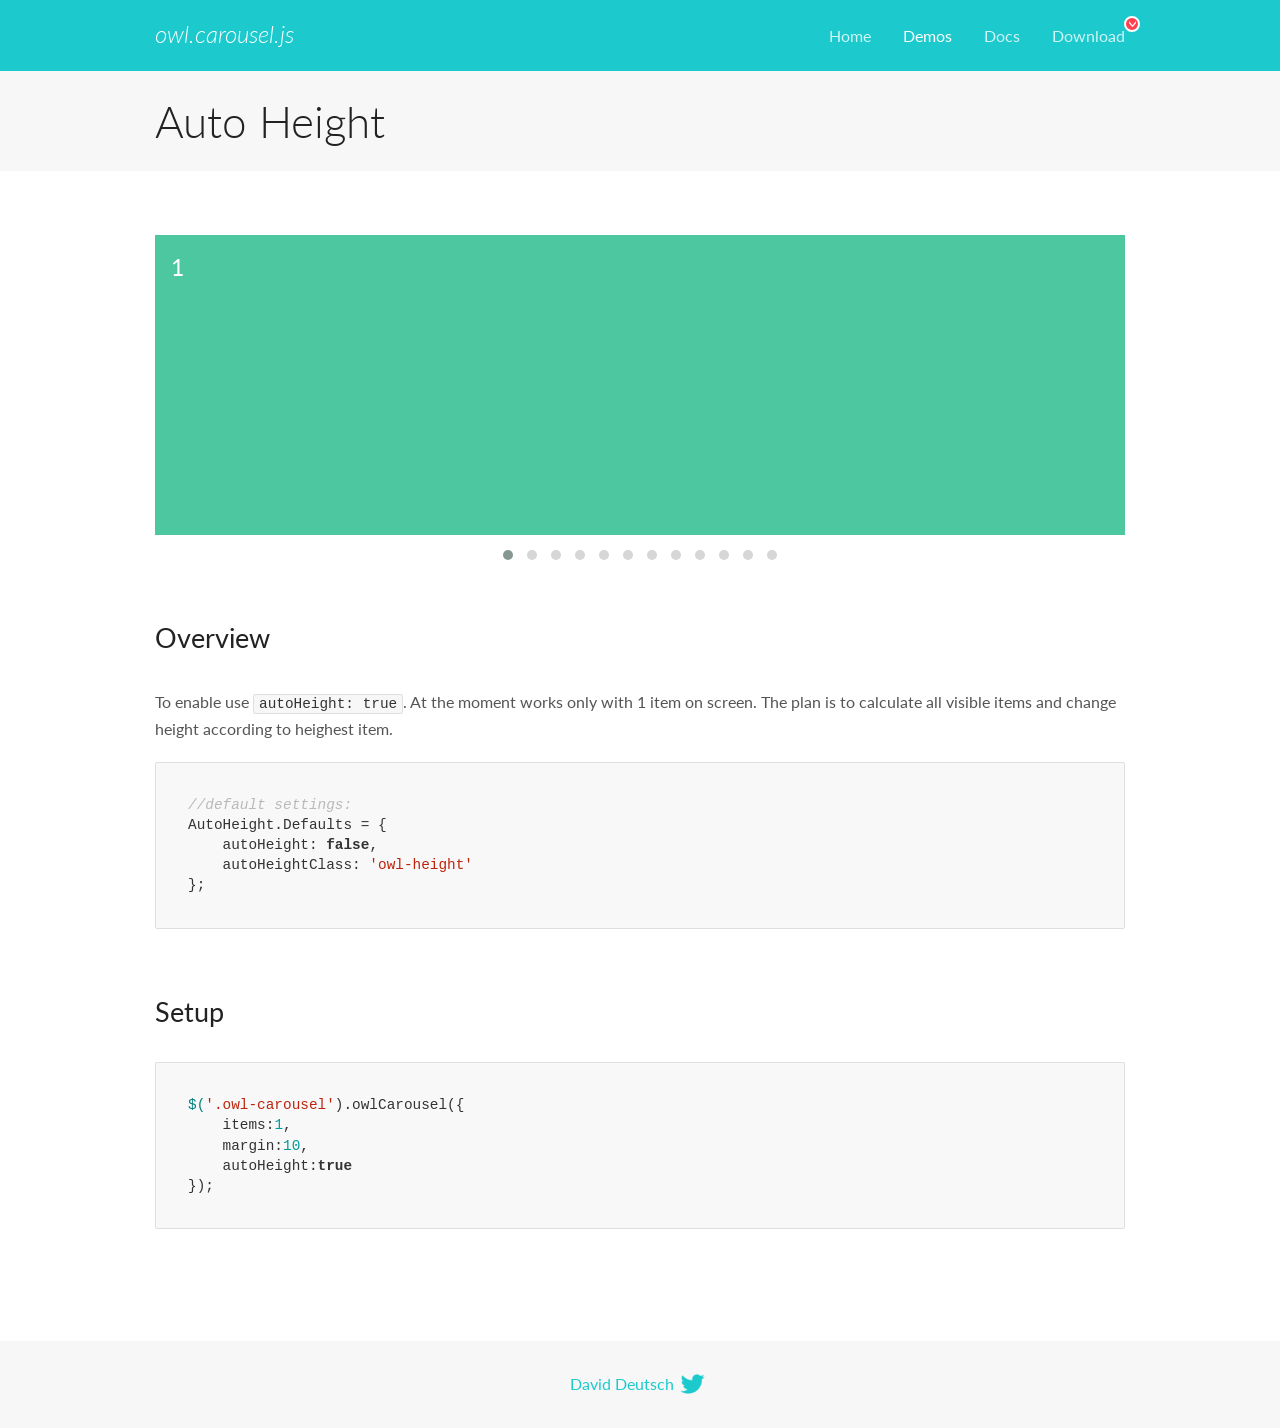
<file: app/libs/OwlCarousel2/docs/demos/autoheight.html>
<!DOCTYPE html>
<html lang="en">
  <head>

    <!-- head -->
    <meta charset="utf-8">
    <meta name="msapplication-tap-highlight" content="no" />
    <meta name="viewport" content="width=device-width, initial-scale=1.0" />
    <meta name="description" content="autoHeight usage demo">
    <meta name="author" content="David Deutsch">
    <title>
      Auto Height Demo | Owl Carousel | 2.2.1
    </title>

    <!-- Stylesheets -->
    <link href='https://fonts.googleapis.com/css?family=Lato:300,400,700,400italic,300italic' rel='stylesheet' type='text/css'>
    <link rel="stylesheet" href="../assets/css/docs.theme.min.css">

    <!-- Owl Stylesheets -->
    <link rel="stylesheet" href="../assets/owlcarousel/assets/owl.carousel.min.css">
    <link rel="stylesheet" href="../assets/owlcarousel/assets/owl.theme.default.min.css">

    <!-- HTML5 shim and Respond.js IE8 support of HTML5 elements and media queries -->

    <!--[if lt IE 9]>
      <script src="https://oss.maxcdn.com/libs/html5shiv/3.7.0/html5shiv.js"></script>
      <script src="https://oss.maxcdn.com/libs/respond.js/1.3.0/respond.min.js"></script>
    <![endif]-->

    <!-- Favicons -->
    <link rel="apple-touch-icon-precomposed" sizes="144x144" href="../assets/ico/apple-touch-icon-144-precomposed.png">
    <link rel="shortcut icon" href="../assets/ico/favicon.png">
    <link rel="shortcut icon" href="favicon.ico">

    <!-- Yeah i know js should not be in header. Its required for demos.-->

    <!-- javascript -->
    <script src="../assets/vendors/jquery.min.js"></script>
    <script src="../assets/owlcarousel/owl.carousel.js"></script>
  </head>
  <body>

    <!-- header -->
    <header class="header">
      <div class="row">
        <div class="large-12 columns">
          <div class="brand left">
            <h3>
              <a href="/OwlCarousel2/">owl.carousel.js</a> 
            </h3>
          </div>
          <a id="toggle-nav" class="right">
            <span></span> <span></span> <span></span> 
          </a> 
          <div class="nav-bar">
            <ul class="clearfix">
              <li> <a href="/OwlCarousel2/index.html">Home</a>  </li>
              <li class="active">
                <a href="/OwlCarousel2/demos/demos.html">Demos</a> 
              </li>
              <li> <a href="/OwlCarousel2/docs/started-welcome.html">Docs</a>  </li>
              <li>
                <a href="https://github.com/OwlCarousel2/OwlCarousel2/archive/2.2.1.zip">Download</a> 
                <span class="download"></span> 
              </li>
            </ul>
          </div>
        </div>
      </div>
    </header>

    <!-- title -->
    <section class="title">
      <div class="row">
        <div class="large-12 columns">
          <h1>Auto Height</h1>
        </div>
      </div>
    </section>

    <!--  Demos -->
    <section id="demos">
      <div class="row">
        <div class="large-12 columns">
          <div class="owl-carousel owl-theme">
            <div class="item" style="height:300px">
              <h4>1</h4>
            </div>
            <div class="item" style="height:100px">
              <h4>2</h4>
            </div>
            <div class="item" style="height:500px">
              <h4>3</h4>
            </div>
            <div class="item" style="height:250px">
              <h4>4</h4>
            </div>
            <div class="item" style="height:400px">
              <h4>5</h4>
            </div>
            <div class="item" style="height:500px">
              <h4>6</h4>
            </div>
            <div class="item" style="height:600px">
              <h4>7</h4>
            </div>
            <div class="item" style="height:400px">
              <h4>8</h4>
            </div>
            <div class="item" style="height:300px">
              <h4>9</h4>
            </div>
            <div class="item" style="height:350px">
              <h4>10</h4>
            </div>
            <div class="item" style="height:200px">
              <h4>11</h4>
            </div>
            <div class="item" style="height:150px">
              <h4>12</h4>
            </div>
          </div>
          <h3 id="overview">Overview</h3>
          <p>To enable use <code>autoHeight: true</code>. At the moment works only with 1 item on screen. The plan is to calculate all visible items and change height according to heighest item.</p>
          <pre><code>//default settings:
AutoHeight.Defaults = {
    autoHeight: false,
    autoHeightClass: &#39;owl-height&#39;
};</code></pre>
          <h3 id="setup">Setup</h3>
          <pre><code>$(&#39;.owl-carousel&#39;).owlCarousel({
    items:1,
    margin:10,
    autoHeight:true
});</code></pre>
          <script>
            $(document).ready(function() {
              $('.owl-carousel').owlCarousel({
                items: 1,
                margin: 10,
                autoHeight: true
              });
            })
          </script>
        </div>
      </div>
    </section>

    <!-- footer -->
    <footer class="footer">
      <div class="row">
        <div class="large-12 columns">
          <h5>
            <a href="/OwlCarousel2/docs/support-contact.html">David Deutsch</a> 
            <a id="custom-tweet-button" href="https://twitter.com/share?url=https://github.com/OwlCarousel2/OwlCarousel2&text=Owl Carousel - This is so awesome! " target="_blank"></a> 
          </h5>
        </div>
      </div>
    </footer>

    <!-- vendors -->
    <script src="../assets/vendors/highlight.js"></script>
    <script src="../assets/js/app.js"></script>
  </body>
</html>
</file>
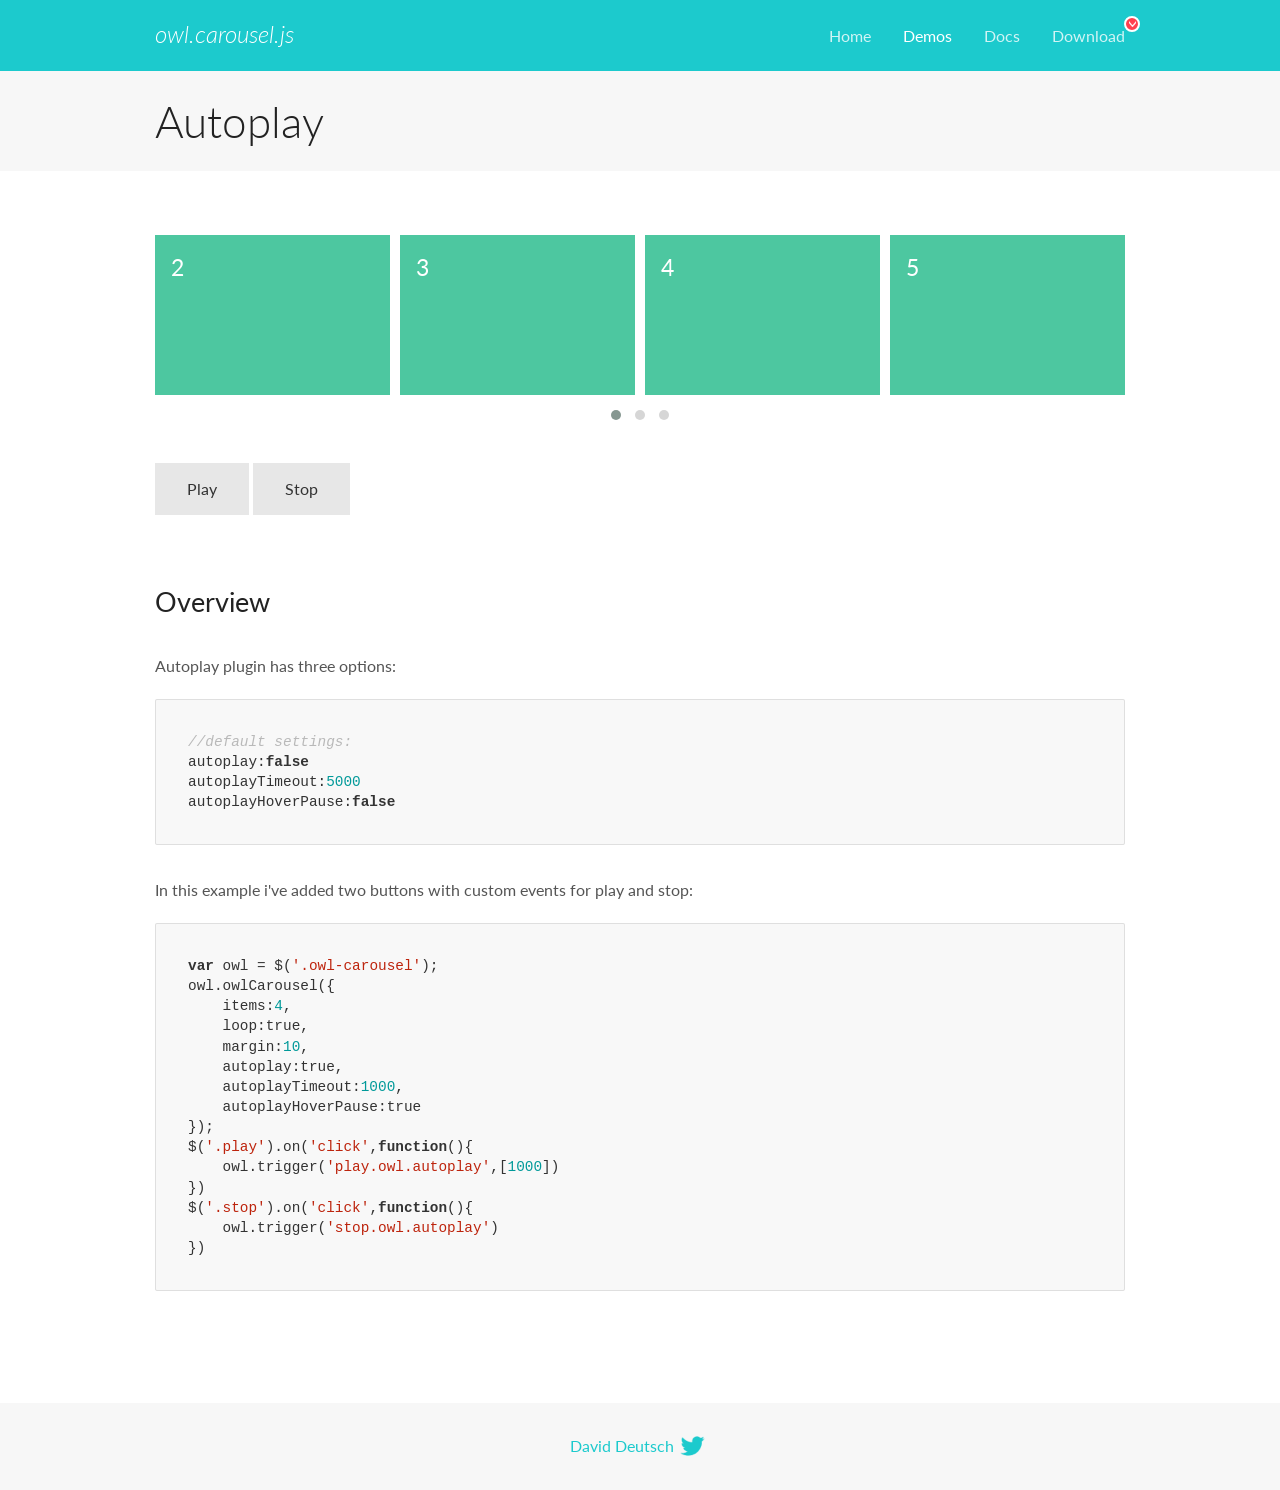
<file: app/libs/OwlCarousel2/docs/demos/autoplay.html>
<!DOCTYPE html>
<html lang="en">
  <head>

    <!-- head -->
    <meta charset="utf-8">
    <meta name="msapplication-tap-highlight" content="no" />
    <meta name="viewport" content="width=device-width, initial-scale=1.0" />
    <meta name="description" content="Autoplay usage demo">
    <meta name="author" content="David Deutsch">
    <title>
      Autoplay Demo | Owl Carousel | 2.2.1
    </title>

    <!-- Stylesheets -->
    <link href='https://fonts.googleapis.com/css?family=Lato:300,400,700,400italic,300italic' rel='stylesheet' type='text/css'>
    <link rel="stylesheet" href="../assets/css/docs.theme.min.css">

    <!-- Owl Stylesheets -->
    <link rel="stylesheet" href="../assets/owlcarousel/assets/owl.carousel.min.css">
    <link rel="stylesheet" href="../assets/owlcarousel/assets/owl.theme.default.min.css">

    <!-- HTML5 shim and Respond.js IE8 support of HTML5 elements and media queries -->

    <!--[if lt IE 9]>
      <script src="https://oss.maxcdn.com/libs/html5shiv/3.7.0/html5shiv.js"></script>
      <script src="https://oss.maxcdn.com/libs/respond.js/1.3.0/respond.min.js"></script>
    <![endif]-->

    <!-- Favicons -->
    <link rel="apple-touch-icon-precomposed" sizes="144x144" href="../assets/ico/apple-touch-icon-144-precomposed.png">
    <link rel="shortcut icon" href="../assets/ico/favicon.png">
    <link rel="shortcut icon" href="favicon.ico">

    <!-- Yeah i know js should not be in header. Its required for demos.-->

    <!-- javascript -->
    <script src="../assets/vendors/jquery.min.js"></script>
    <script src="../assets/owlcarousel/owl.carousel.js"></script>
  </head>
  <body>

    <!-- header -->
    <header class="header">
      <div class="row">
        <div class="large-12 columns">
          <div class="brand left">
            <h3>
              <a href="/OwlCarousel2/">owl.carousel.js</a> 
            </h3>
          </div>
          <a id="toggle-nav" class="right">
            <span></span> <span></span> <span></span> 
          </a> 
          <div class="nav-bar">
            <ul class="clearfix">
              <li> <a href="/OwlCarousel2/index.html">Home</a>  </li>
              <li class="active">
                <a href="/OwlCarousel2/demos/demos.html">Demos</a> 
              </li>
              <li> <a href="/OwlCarousel2/docs/started-welcome.html">Docs</a>  </li>
              <li>
                <a href="https://github.com/OwlCarousel2/OwlCarousel2/archive/2.2.1.zip">Download</a> 
                <span class="download"></span> 
              </li>
            </ul>
          </div>
        </div>
      </div>
    </header>

    <!-- title -->
    <section class="title">
      <div class="row">
        <div class="large-12 columns">
          <h1>Autoplay</h1>
        </div>
      </div>
    </section>

    <!--  Demos -->
    <section id="demos">
      <div class="row">
        <div class="large-12 columns">
          <div class="owl-carousel owl-theme">
            <div class="item">
              <h4>1</h4>
            </div>
            <div class="item">
              <h4>2</h4>
            </div>
            <div class="item">
              <h4>3</h4>
            </div>
            <div class="item">
              <h4>4</h4>
            </div>
            <div class="item">
              <h4>5</h4>
            </div>
            <div class="item">
              <h4>6</h4>
            </div>
            <div class="item">
              <h4>7</h4>
            </div>
            <div class="item">
              <h4>8</h4>
            </div>
            <div class="item">
              <h4>9</h4>
            </div>
            <div class="item">
              <h4>10</h4>
            </div>
            <div class="item">
              <h4>11</h4>
            </div>
            <div class="item">
              <h4>12</h4>
            </div>
          </div>
          <a class="button secondary play">Play</a> 
          <a class="button secondary stop">Stop</a> 
          <h3 id="overview">Overview</h3>
          <p>Autoplay plugin has three options:</p>
          <pre><code>//default settings:
autoplay:false
autoplayTimeout:5000
autoplayHoverPause:false</code></pre>
          <p>In this example i&#39;ve added two buttons with custom events for play and stop:</p>
          <pre><code>var owl = $(&#39;.owl-carousel&#39;);
owl.owlCarousel({
    items:4,
    loop:true,
    margin:10,
    autoplay:true,
    autoplayTimeout:1000,
    autoplayHoverPause:true
});
$(&#39;.play&#39;).on(&#39;click&#39;,function(){
    owl.trigger(&#39;play.owl.autoplay&#39;,[1000])
})
$(&#39;.stop&#39;).on(&#39;click&#39;,function(){
    owl.trigger(&#39;stop.owl.autoplay&#39;)
})</code></pre>
          <script>
            $(document).ready(function() {
              var owl = $('.owl-carousel');
              owl.owlCarousel({
                items: 4,
                loop: true,
                margin: 10,
                autoplay: true,
                autoplayTimeout: 1000,
                autoplayHoverPause: true
              });
              $('.play').on('click', function() {
                owl.trigger('play.owl.autoplay', [1000])
              })
              $('.stop').on('click', function() {
                owl.trigger('stop.owl.autoplay')
              })
            })
          </script>
        </div>
      </div>
    </section>

    <!-- footer -->
    <footer class="footer">
      <div class="row">
        <div class="large-12 columns">
          <h5>
            <a href="/OwlCarousel2/docs/support-contact.html">David Deutsch</a> 
            <a id="custom-tweet-button" href="https://twitter.com/share?url=https://github.com/OwlCarousel2/OwlCarousel2&text=Owl Carousel - This is so awesome! " target="_blank"></a> 
          </h5>
        </div>
      </div>
    </footer>

    <!-- vendors -->
    <script src="../assets/vendors/highlight.js"></script>
    <script src="../assets/js/app.js"></script>
  </body>
</html>
</file>
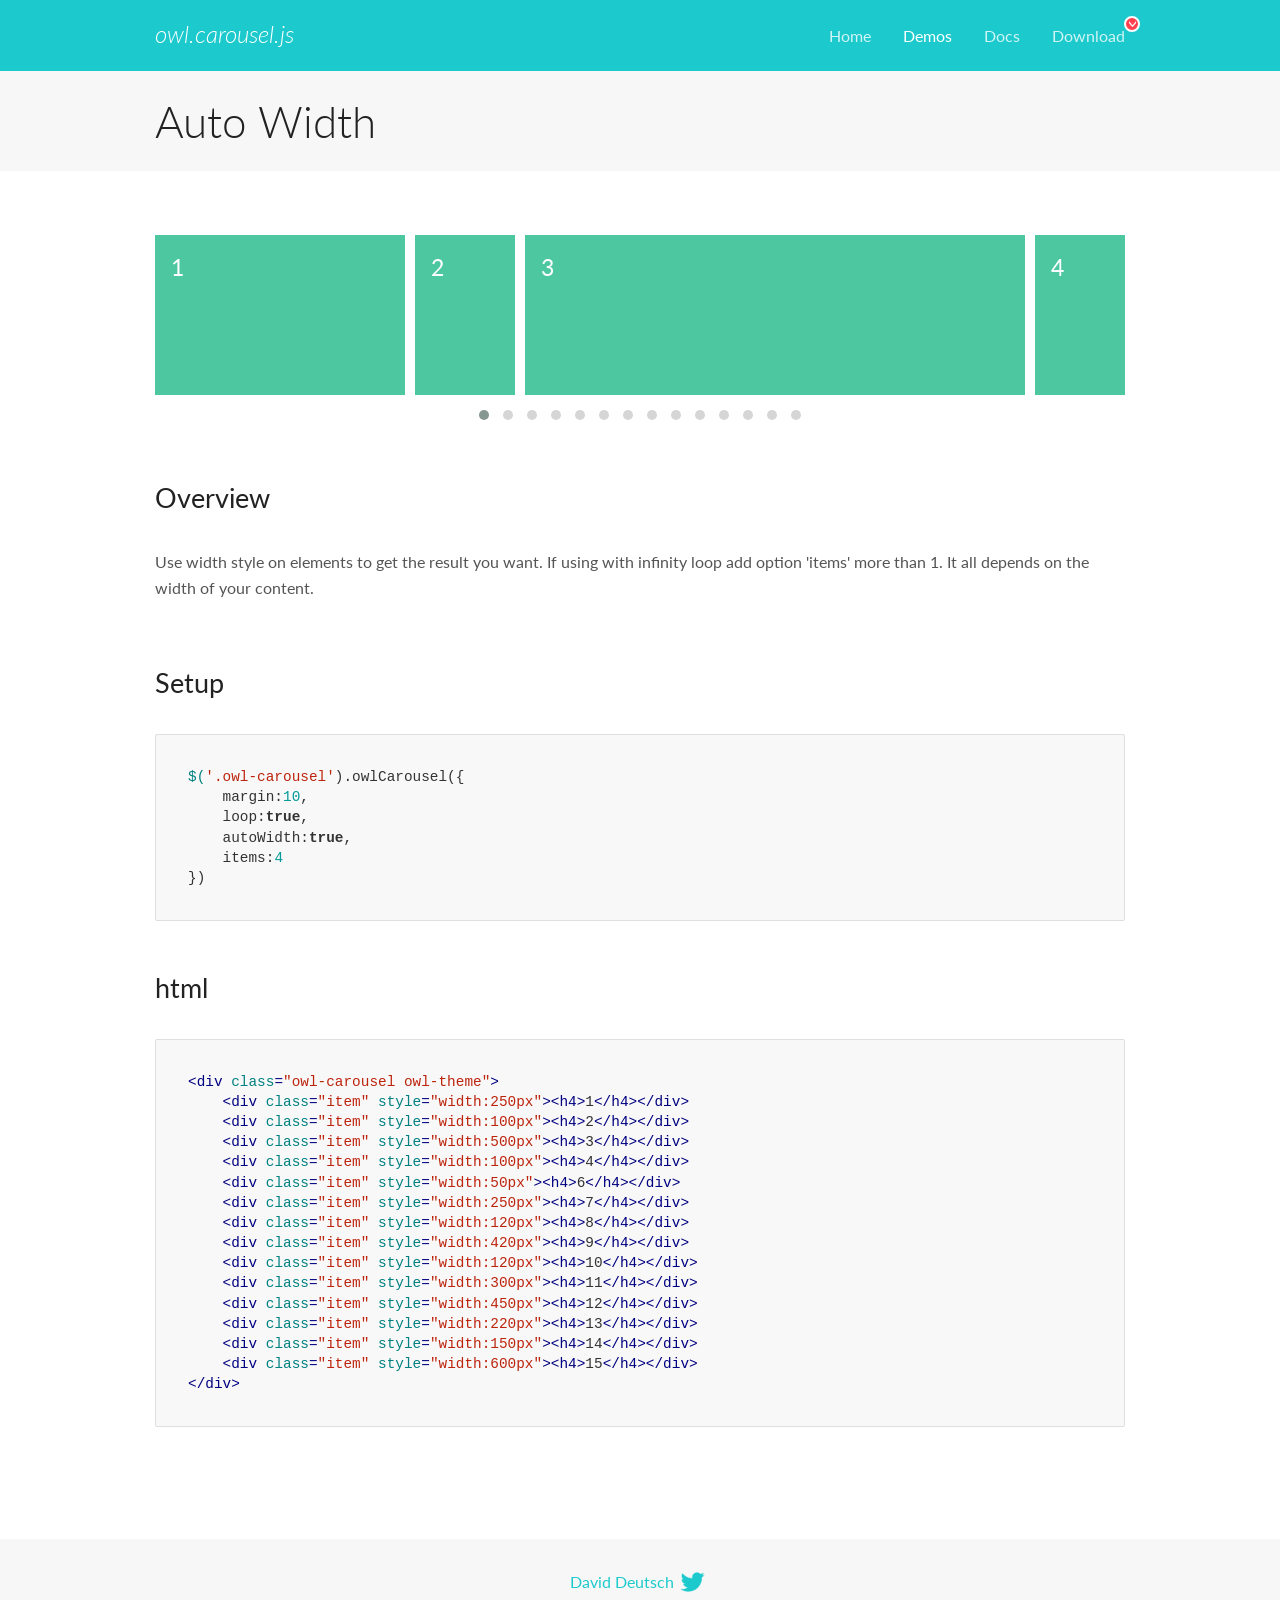
<file: app/libs/OwlCarousel2/docs/demos/autowidth.html>
<!DOCTYPE html>
<html lang="en">
  <head>

    <!-- head -->
    <meta charset="utf-8">
    <meta name="msapplication-tap-highlight" content="no" />
    <meta name="viewport" content="width=device-width, initial-scale=1.0" />
    <meta name="description" content="Auto Width">
    <meta name="author" content="David Deutsch">
    <title>
      Auto Width Demo | Owl Carousel | 2.2.1
    </title>

    <!-- Stylesheets -->
    <link href='https://fonts.googleapis.com/css?family=Lato:300,400,700,400italic,300italic' rel='stylesheet' type='text/css'>
    <link rel="stylesheet" href="../assets/css/docs.theme.min.css">

    <!-- Owl Stylesheets -->
    <link rel="stylesheet" href="../assets/owlcarousel/assets/owl.carousel.min.css">
    <link rel="stylesheet" href="../assets/owlcarousel/assets/owl.theme.default.min.css">

    <!-- HTML5 shim and Respond.js IE8 support of HTML5 elements and media queries -->

    <!--[if lt IE 9]>
      <script src="https://oss.maxcdn.com/libs/html5shiv/3.7.0/html5shiv.js"></script>
      <script src="https://oss.maxcdn.com/libs/respond.js/1.3.0/respond.min.js"></script>
    <![endif]-->

    <!-- Favicons -->
    <link rel="apple-touch-icon-precomposed" sizes="144x144" href="../assets/ico/apple-touch-icon-144-precomposed.png">
    <link rel="shortcut icon" href="../assets/ico/favicon.png">
    <link rel="shortcut icon" href="favicon.ico">

    <!-- Yeah i know js should not be in header. Its required for demos.-->

    <!-- javascript -->
    <script src="../assets/vendors/jquery.min.js"></script>
    <script src="../assets/owlcarousel/owl.carousel.js"></script>
  </head>
  <body>

    <!-- header -->
    <header class="header">
      <div class="row">
        <div class="large-12 columns">
          <div class="brand left">
            <h3>
              <a href="/OwlCarousel2/">owl.carousel.js</a> 
            </h3>
          </div>
          <a id="toggle-nav" class="right">
            <span></span> <span></span> <span></span> 
          </a> 
          <div class="nav-bar">
            <ul class="clearfix">
              <li> <a href="/OwlCarousel2/index.html">Home</a>  </li>
              <li class="active">
                <a href="/OwlCarousel2/demos/demos.html">Demos</a> 
              </li>
              <li> <a href="/OwlCarousel2/docs/started-welcome.html">Docs</a>  </li>
              <li>
                <a href="https://github.com/OwlCarousel2/OwlCarousel2/archive/2.2.1.zip">Download</a> 
                <span class="download"></span> 
              </li>
            </ul>
          </div>
        </div>
      </div>
    </header>

    <!-- title -->
    <section class="title">
      <div class="row">
        <div class="large-12 columns">
          <h1>Auto Width</h1>
        </div>
      </div>
    </section>

    <!--  Demos -->
    <section id="demos">
      <div class="row">
        <div class="large-12 columns">
          <div class="owl-carousel owl-theme">
            <div class="item" style="width:250px">
              <h4>1</h4>
            </div>
            <div class="item" style="width:100px">
              <h4>2</h4>
            </div>
            <div class="item" style="width:500px">
              <h4>3</h4>
            </div>
            <div class="item" style="width:100px">
              <h4>4</h4>
            </div>
            <div class="item" style="width:50px">
              <h4>6</h4>
            </div>
            <div class="item" style="width:250px">
              <h4>7</h4>
            </div>
            <div class="item" style="width:120px">
              <h4>8</h4>
            </div>
            <div class="item" style="width:420px">
              <h4>9</h4>
            </div>
            <div class="item" style="width:120px">
              <h4>10</h4>
            </div>
            <div class="item" style="width:300px">
              <h4>11</h4>
            </div>
            <div class="item" style="width:450px">
              <h4>12</h4>
            </div>
            <div class="item" style="width:220px">
              <h4>13</h4>
            </div>
            <div class="item" style="width:150px">
              <h4>14</h4>
            </div>
            <div class="item" style="width:600px">
              <h4>15</h4>
            </div>
          </div>
          <h3 id="overview">Overview</h3>
          <p>Use width style on elements to get the result you want. If using with infinity loop add option &#39;items&#39; more than 1. It all depends on the width of your content.</p>
          <h3 id="setup">Setup</h3>
          <pre><code>$(&#39;.owl-carousel&#39;).owlCarousel({
    margin:10,
    loop:true,
    autoWidth:true,
    items:4
})</code></pre>
          <h3 id="html">html</h3>
          <pre><code>&lt;div class=&quot;owl-carousel owl-theme&quot;&gt;
    &lt;div class=&quot;item&quot; style=&quot;width:250px&quot;&gt;&lt;h4&gt;1&lt;/h4&gt;&lt;/div&gt;
    &lt;div class=&quot;item&quot; style=&quot;width:100px&quot;&gt;&lt;h4&gt;2&lt;/h4&gt;&lt;/div&gt;
    &lt;div class=&quot;item&quot; style=&quot;width:500px&quot;&gt;&lt;h4&gt;3&lt;/h4&gt;&lt;/div&gt;
    &lt;div class=&quot;item&quot; style=&quot;width:100px&quot;&gt;&lt;h4&gt;4&lt;/h4&gt;&lt;/div&gt;
    &lt;div class=&quot;item&quot; style=&quot;width:50px&quot;&gt;&lt;h4&gt;6&lt;/h4&gt;&lt;/div&gt;
    &lt;div class=&quot;item&quot; style=&quot;width:250px&quot;&gt;&lt;h4&gt;7&lt;/h4&gt;&lt;/div&gt;
    &lt;div class=&quot;item&quot; style=&quot;width:120px&quot;&gt;&lt;h4&gt;8&lt;/h4&gt;&lt;/div&gt;
    &lt;div class=&quot;item&quot; style=&quot;width:420px&quot;&gt;&lt;h4&gt;9&lt;/h4&gt;&lt;/div&gt;
    &lt;div class=&quot;item&quot; style=&quot;width:120px&quot;&gt;&lt;h4&gt;10&lt;/h4&gt;&lt;/div&gt;
    &lt;div class=&quot;item&quot; style=&quot;width:300px&quot;&gt;&lt;h4&gt;11&lt;/h4&gt;&lt;/div&gt;
    &lt;div class=&quot;item&quot; style=&quot;width:450px&quot;&gt;&lt;h4&gt;12&lt;/h4&gt;&lt;/div&gt;
    &lt;div class=&quot;item&quot; style=&quot;width:220px&quot;&gt;&lt;h4&gt;13&lt;/h4&gt;&lt;/div&gt;
    &lt;div class=&quot;item&quot; style=&quot;width:150px&quot;&gt;&lt;h4&gt;14&lt;/h4&gt;&lt;/div&gt;
    &lt;div class=&quot;item&quot; style=&quot;width:600px&quot;&gt;&lt;h4&gt;15&lt;/h4&gt;&lt;/div&gt;
&lt;/div&gt;</code></pre>
          <script>
            $(document).ready(function() {
              $('.owl-carousel').owlCarousel({
                margin: 10,
                loop: true,
                autoWidth: true,
                items: 4
              })
            })
          </script>
        </div>
      </div>
    </section>

    <!-- footer -->
    <footer class="footer">
      <div class="row">
        <div class="large-12 columns">
          <h5>
            <a href="/OwlCarousel2/docs/support-contact.html">David Deutsch</a> 
            <a id="custom-tweet-button" href="https://twitter.com/share?url=https://github.com/OwlCarousel2/OwlCarousel2&text=Owl Carousel - This is so awesome! " target="_blank"></a> 
          </h5>
        </div>
      </div>
    </footer>

    <!-- vendors -->
    <script src="../assets/vendors/highlight.js"></script>
    <script src="../assets/js/app.js"></script>
  </body>
</html>
</file>
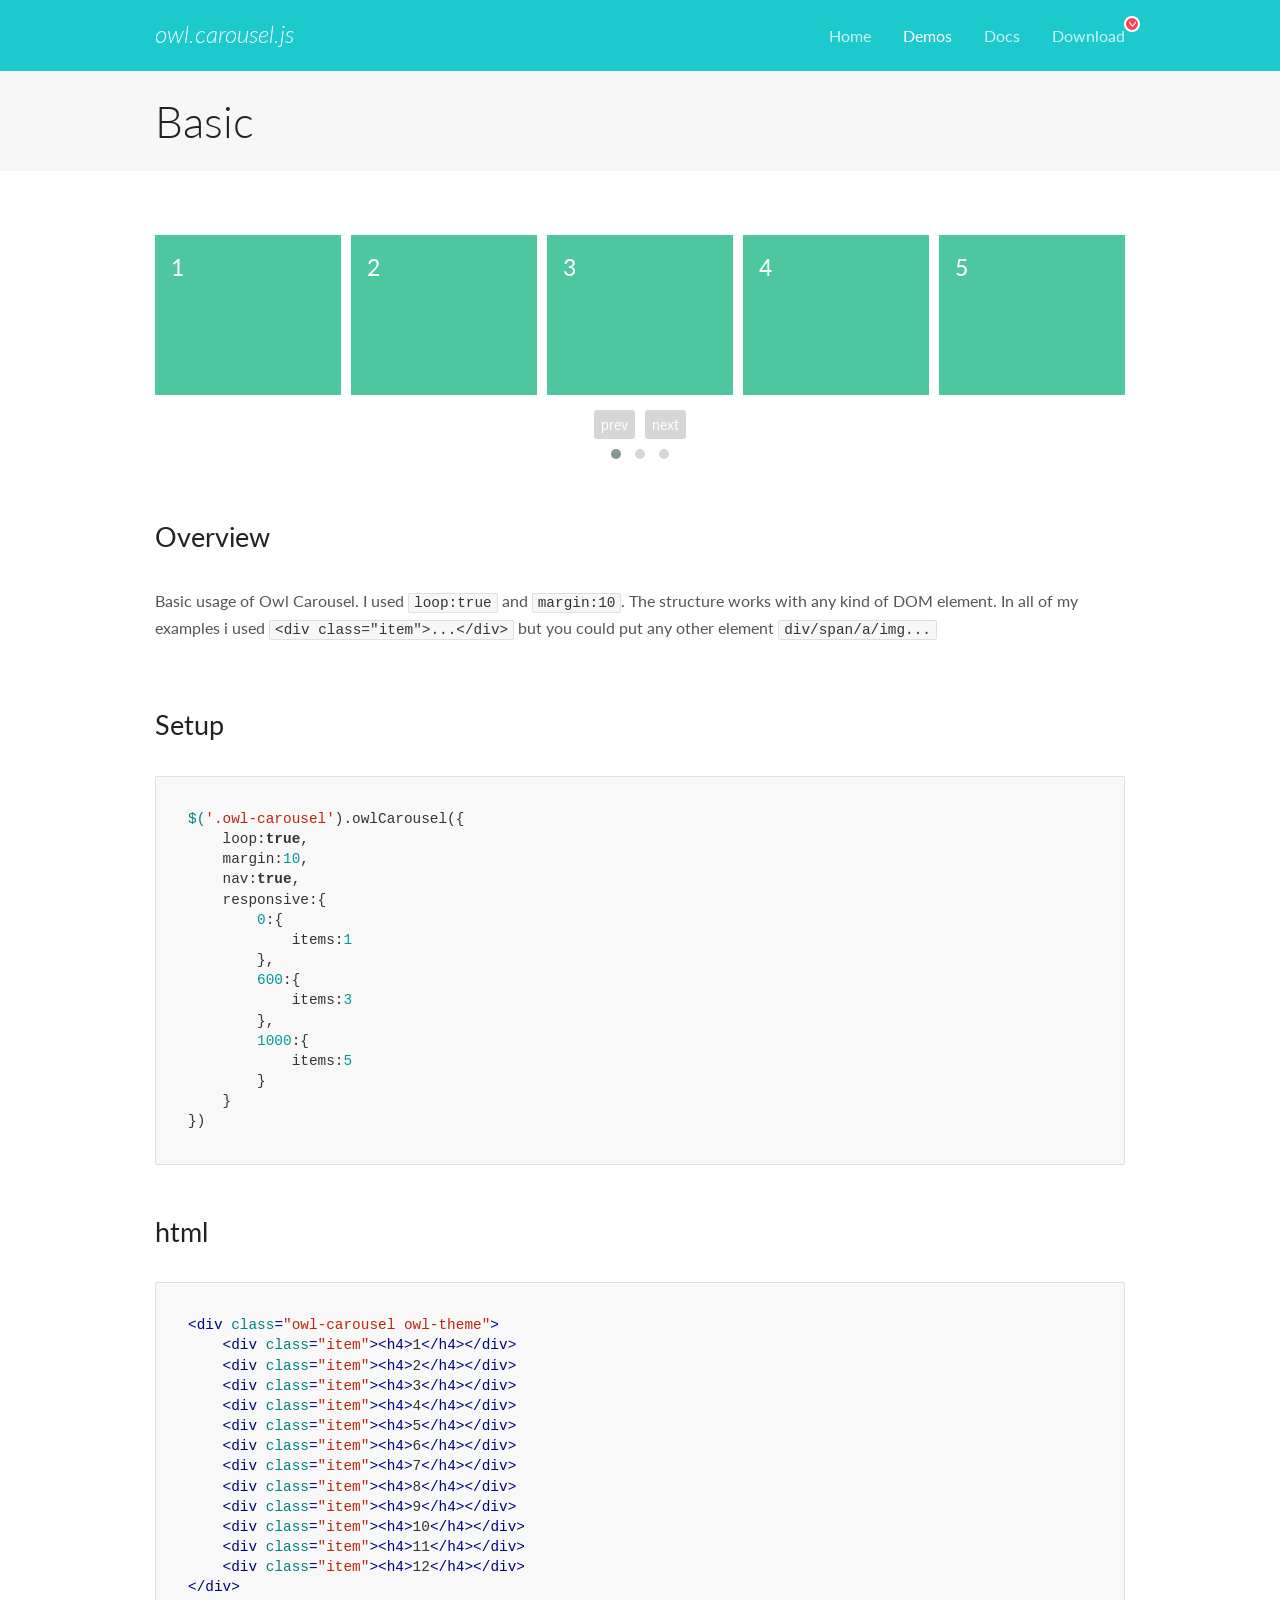
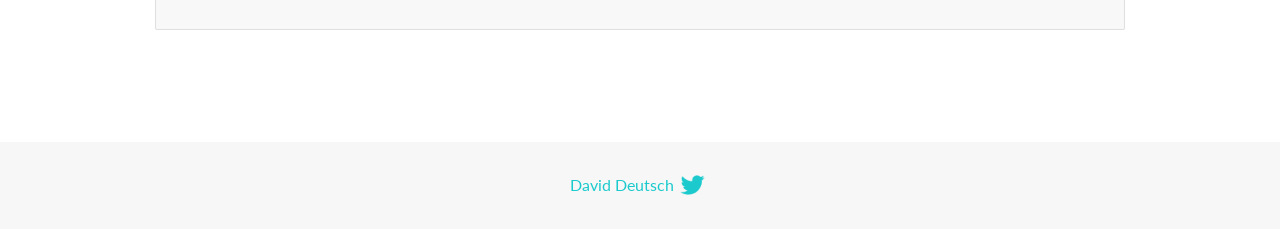
<file: app/libs/OwlCarousel2/docs/demos/basic.html>
<!DOCTYPE html>
<html lang="en">
  <head>

    <!-- head -->
    <meta charset="utf-8">
    <meta name="msapplication-tap-highlight" content="no" />
    <meta name="viewport" content="width=device-width, initial-scale=1.0" />
    <meta name="description" content="Basic usage demo">
    <meta name="author" content="David Deutsch">
    <title>
      Basic Demo | Owl Carousel | 2.2.1
    </title>

    <!-- Stylesheets -->
    <link href='https://fonts.googleapis.com/css?family=Lato:300,400,700,400italic,300italic' rel='stylesheet' type='text/css'>
    <link rel="stylesheet" href="../assets/css/docs.theme.min.css">

    <!-- Owl Stylesheets -->
    <link rel="stylesheet" href="../assets/owlcarousel/assets/owl.carousel.min.css">
    <link rel="stylesheet" href="../assets/owlcarousel/assets/owl.theme.default.min.css">

    <!-- HTML5 shim and Respond.js IE8 support of HTML5 elements and media queries -->

    <!--[if lt IE 9]>
      <script src="https://oss.maxcdn.com/libs/html5shiv/3.7.0/html5shiv.js"></script>
      <script src="https://oss.maxcdn.com/libs/respond.js/1.3.0/respond.min.js"></script>
    <![endif]-->

    <!-- Favicons -->
    <link rel="apple-touch-icon-precomposed" sizes="144x144" href="../assets/ico/apple-touch-icon-144-precomposed.png">
    <link rel="shortcut icon" href="../assets/ico/favicon.png">
    <link rel="shortcut icon" href="favicon.ico">

    <!-- Yeah i know js should not be in header. Its required for demos.-->

    <!-- javascript -->
    <script src="../assets/vendors/jquery.min.js"></script>
    <script src="../assets/owlcarousel/owl.carousel.js"></script>
  </head>
  <body>

    <!-- header -->
    <header class="header">
      <div class="row">
        <div class="large-12 columns">
          <div class="brand left">
            <h3>
              <a href="/OwlCarousel2/">owl.carousel.js</a> 
            </h3>
          </div>
          <a id="toggle-nav" class="right">
            <span></span> <span></span> <span></span> 
          </a> 
          <div class="nav-bar">
            <ul class="clearfix">
              <li> <a href="/OwlCarousel2/index.html">Home</a>  </li>
              <li class="active">
                <a href="/OwlCarousel2/demos/demos.html">Demos</a> 
              </li>
              <li> <a href="/OwlCarousel2/docs/started-welcome.html">Docs</a>  </li>
              <li>
                <a href="https://github.com/OwlCarousel2/OwlCarousel2/archive/2.2.1.zip">Download</a> 
                <span class="download"></span> 
              </li>
            </ul>
          </div>
        </div>
      </div>
    </header>

    <!-- title -->
    <section class="title">
      <div class="row">
        <div class="large-12 columns">
          <h1>Basic</h1>
        </div>
      </div>
    </section>

    <!--  Demos -->
    <section id="demos">
      <div class="row">
        <div class="large-12 columns">
          <div class="owl-carousel owl-theme">
            <div class="item">
              <h4>1</h4>
            </div>
            <div class="item">
              <h4>2</h4>
            </div>
            <div class="item">
              <h4>3</h4>
            </div>
            <div class="item">
              <h4>4</h4>
            </div>
            <div class="item">
              <h4>5</h4>
            </div>
            <div class="item">
              <h4>6</h4>
            </div>
            <div class="item">
              <h4>7</h4>
            </div>
            <div class="item">
              <h4>8</h4>
            </div>
            <div class="item">
              <h4>9</h4>
            </div>
            <div class="item">
              <h4>10</h4>
            </div>
            <div class="item">
              <h4>11</h4>
            </div>
            <div class="item">
              <h4>12</h4>
            </div>
          </div>
          <h3 id="overview">Overview</h3>
          <p>Basic usage of Owl Carousel. I used <code>loop:true</code> and <code>margin:10</code>. The structure works with any kind of DOM element. In all of my examples i used <code>&lt;div class=&quot;item&quot;&gt;...&lt;/div&gt;</code> but you could
            put any other element <code>div/span/a/img...</code></p>
          <h3 id="setup">Setup</h3>
          <pre><code>$(&#39;.owl-carousel&#39;).owlCarousel({
    loop:true,
    margin:10,
    nav:true,
    responsive:{
        0:{
            items:1
        },
        600:{
            items:3
        },
        1000:{
            items:5
        }
    }
})</code></pre>
          <h3 id="html">html</h3>
          <pre><code>&lt;div class=&quot;owl-carousel owl-theme&quot;&gt;
    &lt;div class=&quot;item&quot;&gt;&lt;h4&gt;1&lt;/h4&gt;&lt;/div&gt;
    &lt;div class=&quot;item&quot;&gt;&lt;h4&gt;2&lt;/h4&gt;&lt;/div&gt;
    &lt;div class=&quot;item&quot;&gt;&lt;h4&gt;3&lt;/h4&gt;&lt;/div&gt;
    &lt;div class=&quot;item&quot;&gt;&lt;h4&gt;4&lt;/h4&gt;&lt;/div&gt;
    &lt;div class=&quot;item&quot;&gt;&lt;h4&gt;5&lt;/h4&gt;&lt;/div&gt;
    &lt;div class=&quot;item&quot;&gt;&lt;h4&gt;6&lt;/h4&gt;&lt;/div&gt;
    &lt;div class=&quot;item&quot;&gt;&lt;h4&gt;7&lt;/h4&gt;&lt;/div&gt;
    &lt;div class=&quot;item&quot;&gt;&lt;h4&gt;8&lt;/h4&gt;&lt;/div&gt;
    &lt;div class=&quot;item&quot;&gt;&lt;h4&gt;9&lt;/h4&gt;&lt;/div&gt;
    &lt;div class=&quot;item&quot;&gt;&lt;h4&gt;10&lt;/h4&gt;&lt;/div&gt;
    &lt;div class=&quot;item&quot;&gt;&lt;h4&gt;11&lt;/h4&gt;&lt;/div&gt;
    &lt;div class=&quot;item&quot;&gt;&lt;h4&gt;12&lt;/h4&gt;&lt;/div&gt;
&lt;/div&gt;</code></pre>
          <script>
            $(document).ready(function() {
              var owl = $('.owl-carousel');
              owl.owlCarousel({
                margin: 10,
                nav: true,
                loop: true,
                responsive: {
                  0: {
                    items: 1
                  },
                  600: {
                    items: 3
                  },
                  1000: {
                    items: 5
                  }
                }
              })
            })
          </script>
        </div>
      </div>
    </section>

    <!-- footer -->
    <footer class="footer">
      <div class="row">
        <div class="large-12 columns">
          <h5>
            <a href="/OwlCarousel2/docs/support-contact.html">David Deutsch</a> 
            <a id="custom-tweet-button" href="https://twitter.com/share?url=https://github.com/OwlCarousel2/OwlCarousel2&text=Owl Carousel - This is so awesome! " target="_blank"></a> 
          </h5>
        </div>
      </div>
    </footer>

    <!-- vendors -->
    <script src="../assets/vendors/highlight.js"></script>
    <script src="../assets/js/app.js"></script>
  </body>
</html>
</file>
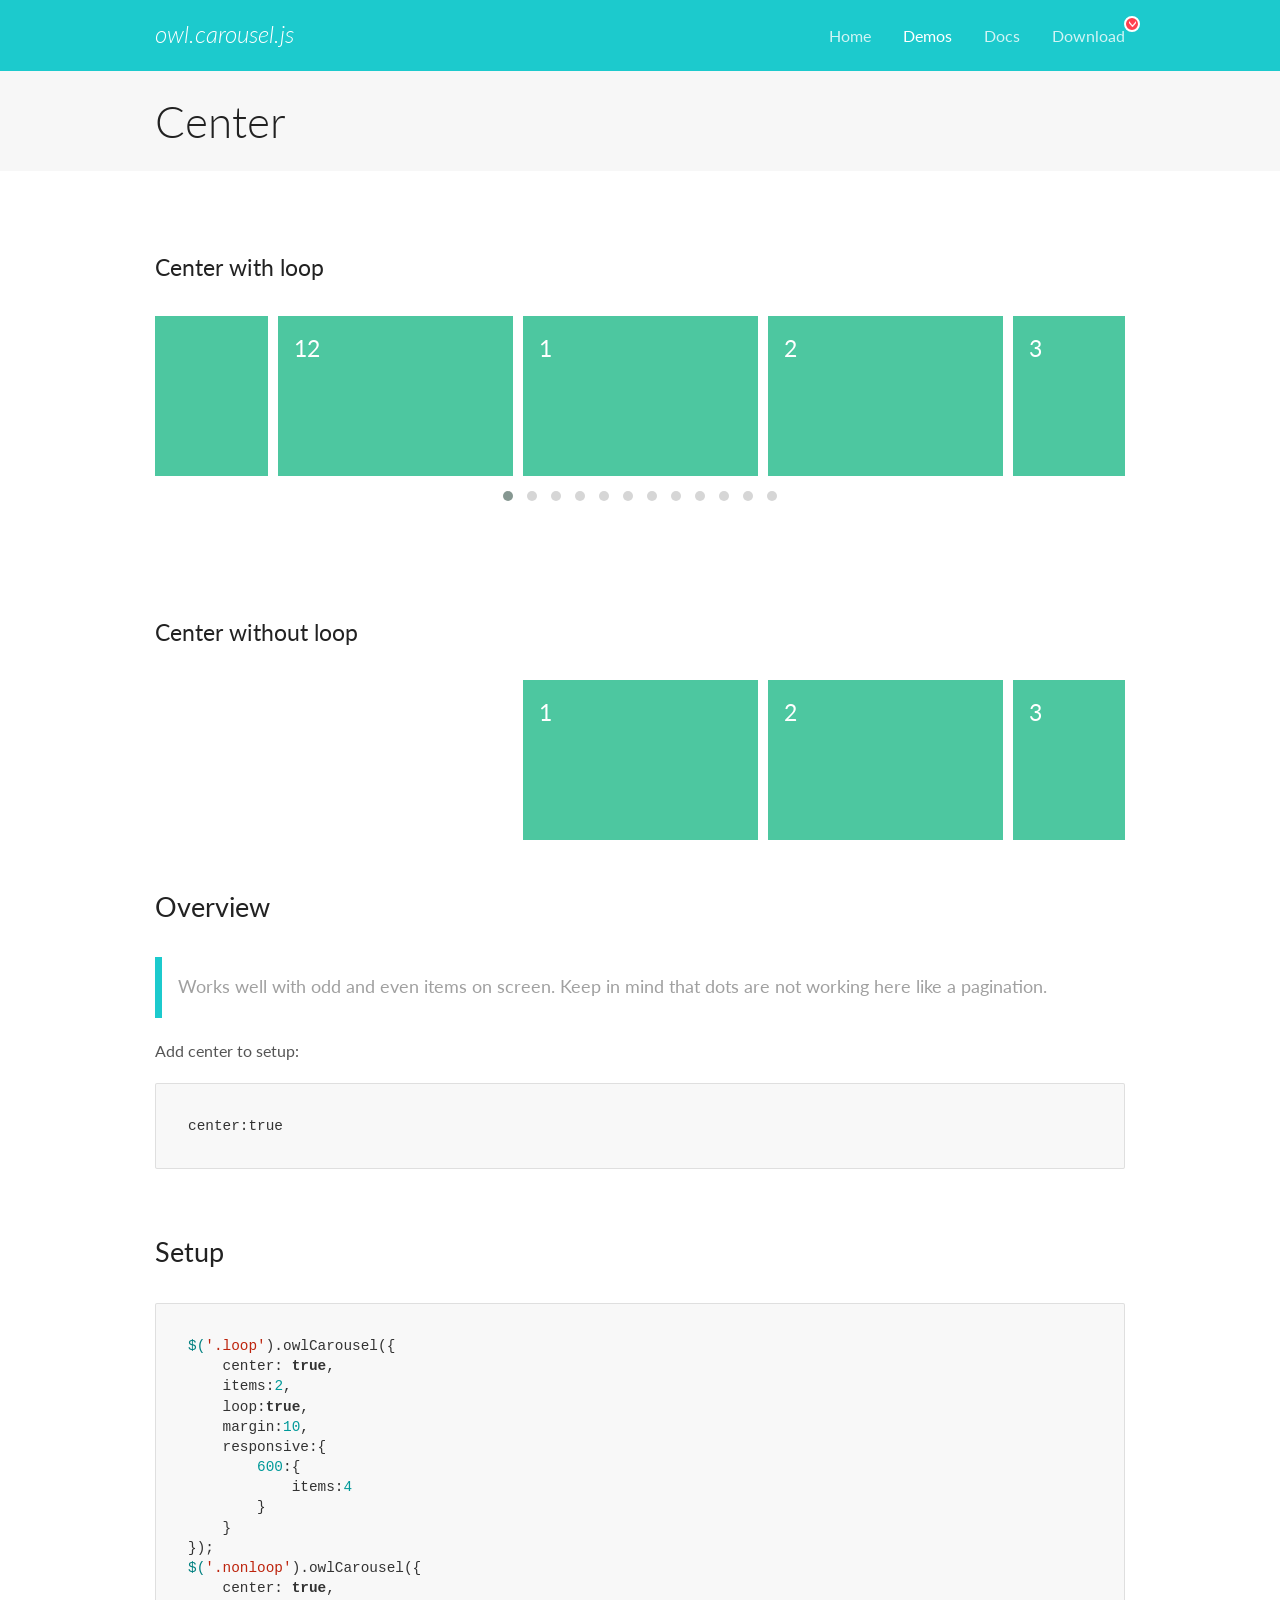
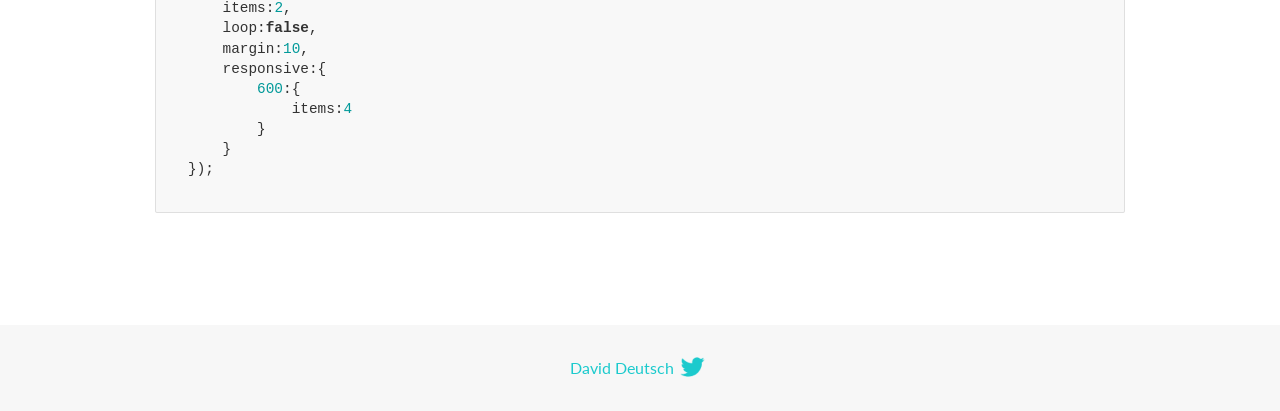
<file: app/libs/OwlCarousel2/docs/demos/center.html>
<!DOCTYPE html>
<html lang="en">
  <head>

    <!-- head -->
    <meta charset="utf-8">
    <meta name="msapplication-tap-highlight" content="no" />
    <meta name="viewport" content="width=device-width, initial-scale=1.0" />
    <meta name="description" content="Center carousel">
    <meta name="author" content="David Deutsch">
    <title>
      Center Demo | Owl Carousel | 2.2.1
    </title>

    <!-- Stylesheets -->
    <link href='https://fonts.googleapis.com/css?family=Lato:300,400,700,400italic,300italic' rel='stylesheet' type='text/css'>
    <link rel="stylesheet" href="../assets/css/docs.theme.min.css">

    <!-- Owl Stylesheets -->
    <link rel="stylesheet" href="../assets/owlcarousel/assets/owl.carousel.min.css">
    <link rel="stylesheet" href="../assets/owlcarousel/assets/owl.theme.default.min.css">

    <!-- HTML5 shim and Respond.js IE8 support of HTML5 elements and media queries -->

    <!--[if lt IE 9]>
      <script src="https://oss.maxcdn.com/libs/html5shiv/3.7.0/html5shiv.js"></script>
      <script src="https://oss.maxcdn.com/libs/respond.js/1.3.0/respond.min.js"></script>
    <![endif]-->

    <!-- Favicons -->
    <link rel="apple-touch-icon-precomposed" sizes="144x144" href="../assets/ico/apple-touch-icon-144-precomposed.png">
    <link rel="shortcut icon" href="../assets/ico/favicon.png">
    <link rel="shortcut icon" href="favicon.ico">

    <!-- Yeah i know js should not be in header. Its required for demos.-->

    <!-- javascript -->
    <script src="../assets/vendors/jquery.min.js"></script>
    <script src="../assets/owlcarousel/owl.carousel.js"></script>
  </head>
  <body>

    <!-- header -->
    <header class="header">
      <div class="row">
        <div class="large-12 columns">
          <div class="brand left">
            <h3>
              <a href="/OwlCarousel2/">owl.carousel.js</a> 
            </h3>
          </div>
          <a id="toggle-nav" class="right">
            <span></span> <span></span> <span></span> 
          </a> 
          <div class="nav-bar">
            <ul class="clearfix">
              <li> <a href="/OwlCarousel2/index.html">Home</a>  </li>
              <li class="active">
                <a href="/OwlCarousel2/demos/demos.html">Demos</a> 
              </li>
              <li> <a href="/OwlCarousel2/docs/started-welcome.html">Docs</a>  </li>
              <li>
                <a href="https://github.com/OwlCarousel2/OwlCarousel2/archive/2.2.1.zip">Download</a> 
                <span class="download"></span> 
              </li>
            </ul>
          </div>
        </div>
      </div>
    </header>

    <!-- title -->
    <section class="title">
      <div class="row">
        <div class="large-12 columns">
          <h1>Center</h1>
        </div>
      </div>
    </section>

    <!--  Demos -->
    <section id="demos">
      <div class="row">
        <div class="large-12 columns">
          <h4 id="center-with-loop">Center with loop</h4>
          <div class="loop owl-carousel owl-theme">
            <div class="item">
              <h4>1</h4>
            </div>
            <div class="item">
              <h4>2</h4>
            </div>
            <div class="item">
              <h4>3</h4>
            </div>
            <div class="item">
              <h4>4</h4>
            </div>
            <div class="item">
              <h4>5</h4>
            </div>
            <div class="item">
              <h4>6</h4>
            </div>
            <div class="item">
              <h4>7</h4>
            </div>
            <div class="item">
              <h4>8</h4>
            </div>
            <div class="item">
              <h4>9</h4>
            </div>
            <div class="item">
              <h4>10</h4>
            </div>
            <div class="item">
              <h4>11</h4>
            </div>
            <div class="item">
              <h4>12</h4>
            </div>
          </div>
          <br>
          <h4 id="center-without-loop">Center without loop</h4>
          <div class="nonloop owl-carousel">
            <div class="item">
              <h4>1</h4>
            </div>
            <div class="item">
              <h4>2</h4>
            </div>
            <div class="item">
              <h4>3</h4>
            </div>
            <div class="item">
              <h4>4</h4>
            </div>
            <div class="item">
              <h4>5</h4>
            </div>
            <div class="item">
              <h4>6</h4>
            </div>
            <div class="item">
              <h4>7</h4>
            </div>
            <div class="item">
              <h4>8</h4>
            </div>
            <div class="item">
              <h4>9</h4>
            </div>
            <div class="item">
              <h4>10</h4>
            </div>
            <div class="item">
              <h4>11</h4>
            </div>
            <div class="item">
              <h4>12</h4>
            </div>
          </div>
          <h3 id="overview">Overview</h3>
          <blockquote>
            <p>Works well with odd and even items on screen. Keep in mind that dots are not working here like a pagination.</p>
          </blockquote>
          <p>Add center to setup:</p>
          <pre><code>center:true</code></pre>
          <h3 id="setup">Setup</h3>
          <pre><code>$(&#39;.loop&#39;).owlCarousel({
    center: true,
    items:2,
    loop:true,
    margin:10,
    responsive:{
        600:{
            items:4
        }
    }
});
$(&#39;.nonloop&#39;).owlCarousel({
    center: true,
    items:2,
    loop:false,
    margin:10,
    responsive:{
        600:{
            items:4
        }
    }
});</code></pre>
          <script>
            jQuery(document).ready(function($) {
              $('.loop').owlCarousel({
                center: true,
                items: 2,
                loop: true,
                margin: 10,
                responsive: {
                  600: {
                    items: 4
                  }
                }
              });
              $('.nonloop').owlCarousel({
                center: true,
                items: 2,
                loop: false,
                margin: 10,
                responsive: {
                  600: {
                    items: 4
                  }
                }
              });
            });
          </script>
        </div>
      </div>
    </section>

    <!-- footer -->
    <footer class="footer">
      <div class="row">
        <div class="large-12 columns">
          <h5>
            <a href="/OwlCarousel2/docs/support-contact.html">David Deutsch</a> 
            <a id="custom-tweet-button" href="https://twitter.com/share?url=https://github.com/OwlCarousel2/OwlCarousel2&text=Owl Carousel - This is so awesome! " target="_blank"></a> 
          </h5>
        </div>
      </div>
    </footer>

    <!-- vendors -->
    <script src="../assets/vendors/highlight.js"></script>
    <script src="../assets/js/app.js"></script>
  </body>
</html>
</file>
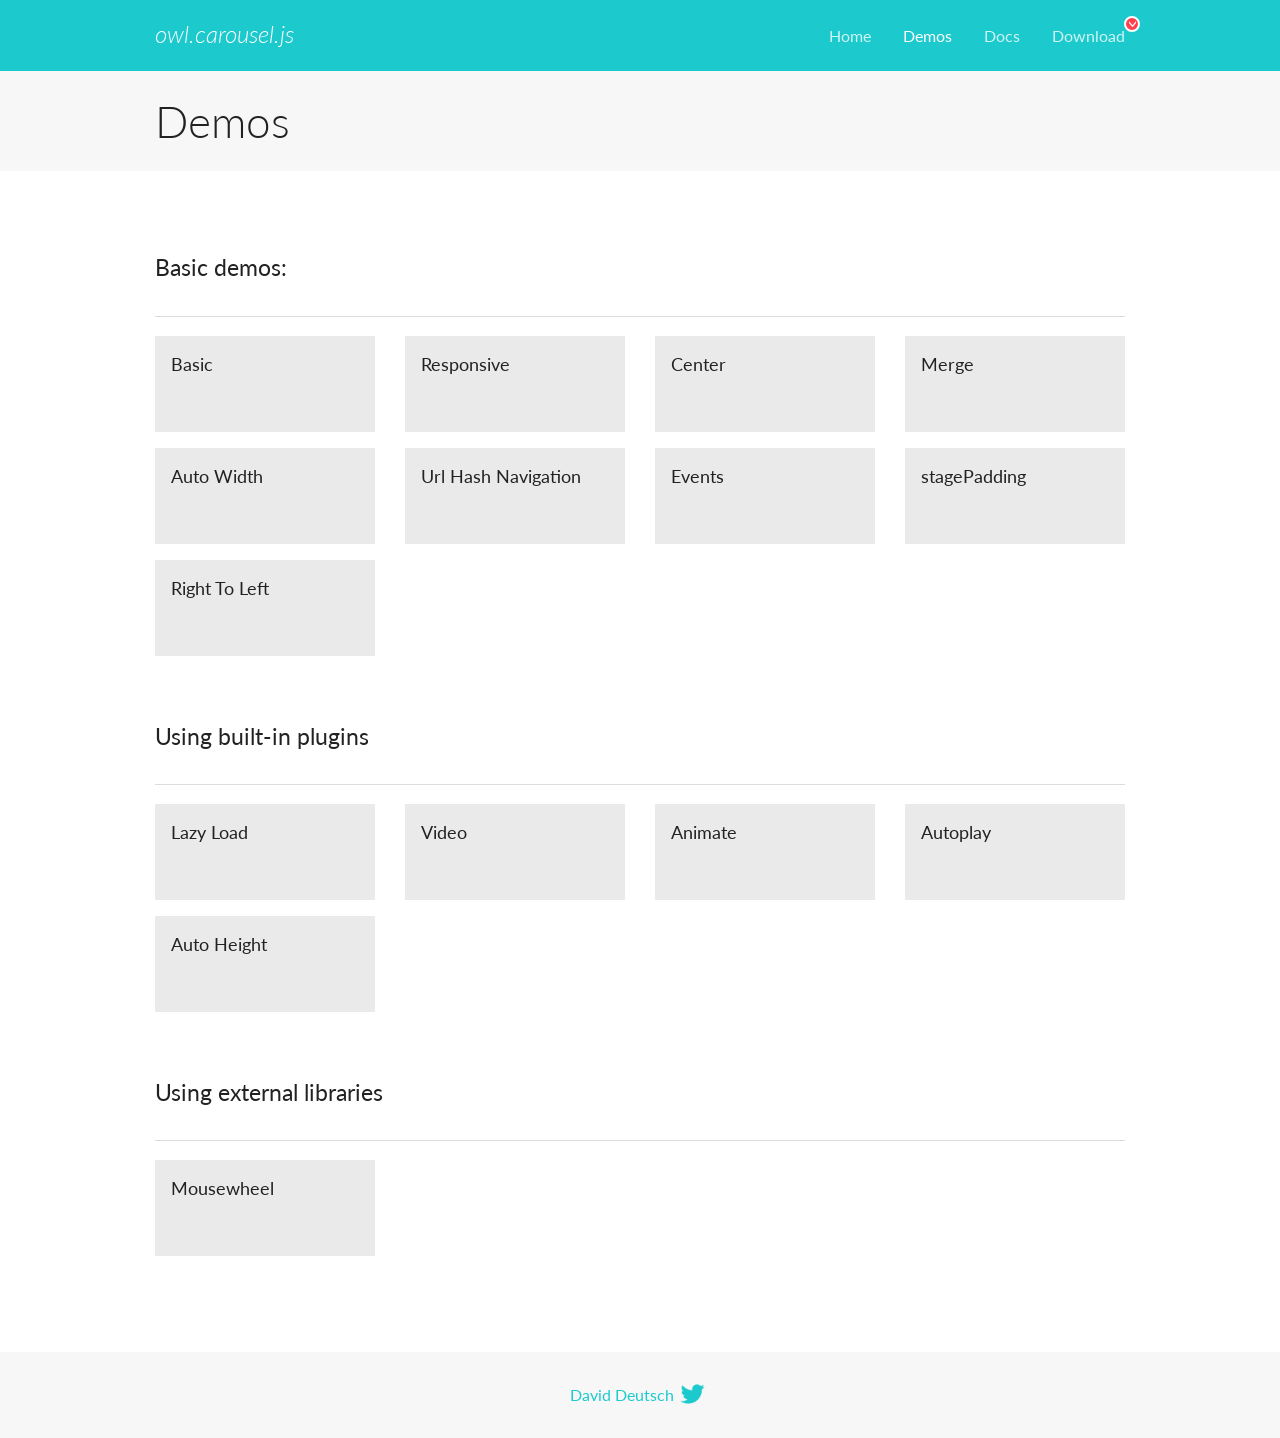
<file: app/libs/OwlCarousel2/docs/demos/demos.html>
<!DOCTYPE html>
<html lang="en">
  <head>

    <!-- head -->
    <meta charset="utf-8">
    <meta name="msapplication-tap-highlight" content="no" />
    <meta name="viewport" content="width=device-width, initial-scale=1.0" />
    <meta name="description" content="A list of Owl Carousel examples.">
    <meta name="author" content="David Deutsch">
    <title>
      Demos | Owl Carousel | 2.2.1
    </title>

    <!-- Stylesheets -->
    <link href='https://fonts.googleapis.com/css?family=Lato:300,400,700,400italic,300italic' rel='stylesheet' type='text/css'>
    <link rel="stylesheet" href="../assets/css/docs.theme.min.css">

    <!-- Owl Stylesheets -->
    <link rel="stylesheet" href="../assets/owlcarousel/assets/owl.carousel.min.css">
    <link rel="stylesheet" href="../assets/owlcarousel/assets/owl.theme.default.min.css">

    <!-- HTML5 shim and Respond.js IE8 support of HTML5 elements and media queries -->

    <!--[if lt IE 9]>
      <script src="https://oss.maxcdn.com/libs/html5shiv/3.7.0/html5shiv.js"></script>
      <script src="https://oss.maxcdn.com/libs/respond.js/1.3.0/respond.min.js"></script>
    <![endif]-->

    <!-- Favicons -->
    <link rel="apple-touch-icon-precomposed" sizes="144x144" href="../assets/ico/apple-touch-icon-144-precomposed.png">
    <link rel="shortcut icon" href="../assets/ico/favicon.png">
    <link rel="shortcut icon" href="favicon.ico">

    <!-- Yeah i know js should not be in header. Its required for demos.-->

    <!-- javascript -->
    <script src="../assets/vendors/jquery.min.js"></script>
    <script src="../assets/owlcarousel/owl.carousel.js"></script>
  </head>
  <body>

    <!-- header -->
    <header class="header">
      <div class="row">
        <div class="large-12 columns">
          <div class="brand left">
            <h3>
              <a href="/OwlCarousel2/">owl.carousel.js</a> 
            </h3>
          </div>
          <a id="toggle-nav" class="right">
            <span></span> <span></span> <span></span> 
          </a> 
          <div class="nav-bar">
            <ul class="clearfix">
              <li> <a href="/OwlCarousel2/index.html">Home</a>  </li>
              <li class="active">
                <a href="/OwlCarousel2/demos/demos.html">Demos</a> 
              </li>
              <li> <a href="/OwlCarousel2/docs/started-welcome.html">Docs</a>  </li>
              <li>
                <a href="https://github.com/OwlCarousel2/OwlCarousel2/archive/2.2.1.zip">Download</a> 
                <span class="download"></span> 
              </li>
            </ul>
          </div>
        </div>
      </div>
    </header>

    <!-- title -->
    <section class="title">
      <div class="row">
        <div class="large-12 columns">
          <h1>Demos</h1>
        </div>
      </div>
    </section>

    <!--  Demos -->
    <section id="demos">
      <div class="row">
        <div class="large-12 columns">
          <h4 id="basic-demos-">Basic demos:</h4>
          <hr>
          <div class="demo-list">
            <div class="row">
              <div class="small-6 medium-4 large-3 columns">
                <a href="basic.html" class="demo-block">
                  <h5>Basic </h5>
                </a> 
              </div>
              <div class="small-6 medium-4 large-3 columns">
                <a href="responsive.html" class="demo-block">
                  <h5>Responsive </h5>
                </a> 
              </div>
              <div class="small-6 medium-4 large-3 columns">
                <a href="center.html" class="demo-block">
                  <h5>Center </h5>
                </a> 
              </div>
              <div class="small-6 medium-4 large-3 columns">
                <a href="merge.html" class="demo-block">
                  <h5>Merge </h5>
                </a> 
              </div>
              <div class="small-6 medium-4 large-3 columns">
                <a href="autowidth.html" class="demo-block">
                  <h5>Auto Width </h5>
                </a> 
              </div>
              <div class="small-6 medium-4 large-3 columns">
                <a href="urlhashnav.html" class="demo-block">
                  <h5>Url Hash Navigation </h5>
                </a> 
              </div>
              <div class="small-6 medium-4 large-3 columns">
                <a href="events.html" class="demo-block">
                  <h5>Events </h5>
                </a> 
              </div>
              <div class="small-6 medium-4 large-3 columns">
                <a href="stagepadding.html" class="demo-block">
                  <h5>stagePadding </h5>
                </a> 
              </div>
              <div class="small-6 medium-4 large-3 columns">
                <a href="rtl.html" class="demo-block">
                  <h5>Right To Left </h5>
                </a> 
              </div>
            </div>
          </div>
          <h4 id="using-built-in-plugins">Using built-in plugins</h4>
          <hr>
          <div class="demo-list">
            <div class="row">
              <div class="small-6 medium-4 large-3 columns">
                <a href="lazyLoad.html" class="demo-block">
                  <h5>Lazy Load </h5>
                </a> 
              </div>
              <div class="small-6 medium-4 large-3 columns">
                <a href="video.html" class="demo-block">
                  <h5>Video </h5>
                </a> 
              </div>
              <div class="small-6 medium-4 large-3 columns">
                <a href="animate.html" class="demo-block">
                  <h5>Animate </h5>
                </a> 
              </div>
              <div class="small-6 medium-4 large-3 columns">
                <a href="autoplay.html" class="demo-block">
                  <h5>Autoplay </h5>
                </a> 
              </div>
              <div class="small-6 medium-4 large-3 columns">
                <a href="autoheight.html" class="demo-block">
                  <h5>Auto Height </h5>
                </a> 
              </div>
            </div>
          </div>
          <h4 id="using-external-libraries">Using external libraries</h4>
          <hr>
          <div class="demo-list">
            <div class="row">
              <div class="small-6 medium-4 large-3 columns">
                <a href="mousewheel.html" class="demo-block">
                  <h5>Mousewheel </h5>
                </a> 
              </div>
            </div>
          </div>
        </div>
      </div>
    </section>

    <!-- footer -->
    <footer class="footer">
      <div class="row">
        <div class="large-12 columns">
          <h5>
            <a href="/OwlCarousel2/docs/support-contact.html">David Deutsch</a> 
            <a id="custom-tweet-button" href="https://twitter.com/share?url=https://github.com/OwlCarousel2/OwlCarousel2&text=Owl Carousel - This is so awesome! " target="_blank"></a> 
          </h5>
        </div>
      </div>
    </footer>

    <!-- vendors -->
    <script src="../assets/vendors/highlight.js"></script>
    <script src="../assets/js/app.js"></script>
  </body>
</html>
</file>
<file: app/css/fonts.css>
/* font-family: "UbuntuRegular" */
@font-face {
  font-family: "UbuntuRegular";
  src: url("../fonts/Ubuntu/UbuntuRegular/UbuntuRegular.eot");
  src: url("../fonts/Ubuntu/UbuntuRegular/UbuntuRegular.eot?#iefix") format("embedded-opentype"), url("../fonts/Ubuntu/UbuntuRegular/UbuntuRegular.woff") format("woff"), url("../fonts/Ubuntu/UbuntuRegular/UbuntuRegular.ttf") format("truetype");
  font-style: normal;
  font-weight: normal;
}

/* font-family: "UbuntuItalic" */
@font-face {
  font-family: "UbuntuItalic";
  src: url("../fonts/Ubuntu/UbuntuItalic/UbuntuItalic.eot");
  src: url("../fonts/Ubuntu/UbuntuItalic/UbuntuItalic.eot?#iefix") format("embedded-opentype"), url("../fonts/Ubuntu/UbuntuItalic/UbuntuItalic.woff") format("woff"), url("../fonts/Ubuntu/UbuntuItalic/UbuntuItalic.ttf") format("truetype");
  font-style: normal;
  font-weight: normal;
}

/* font-family: "UbuntuLight" */
@font-face {
  font-family: "UbuntuLight";
  src: url("../fonts/Ubuntu/UbuntuLight/UbuntuLight.eot");
  src: url("../fonts/Ubuntu/UbuntuLight/UbuntuLight.eot?#iefix") format("embedded-opentype"), url("../fonts/Ubuntu/UbuntuLight/UbuntuLight.woff") format("woff"), url("../fonts/Ubuntu/UbuntuLight/UbuntuLight.ttf") format("truetype");
  font-style: normal;
  font-weight: normal;
}

/* font-family: "UbuntuLightItalic" */
@font-face {
  font-family: "UbuntuLightItalic";
  src: url("../fonts/Ubuntu/UbuntuLightItalic/UbuntuLightItalic.eot");
  src: url("../fonts/Ubuntu/UbuntuLightItalic/UbuntuLightItalic.eot?#iefix") format("embedded-opentype"), url("../fonts/Ubuntu/UbuntuLightItalic/UbuntuLightItalic.woff") format("woff"), url("../fonts/Ubuntu/UbuntuLightItalic/UbuntuLightItalic.ttf") format("truetype");
  font-style: normal;
  font-weight: normal;
}

/* font-family: "UbuntuMedium" */
@font-face {
  font-family: "UbuntuMedium";
  src: url("../fonts/Ubuntu/UbuntuMedium/UbuntuMedium.eot");
  src: url("../fonts/Ubuntu/UbuntuMedium/UbuntuMedium.eot?#iefix") format("embedded-opentype"), url("../fonts/Ubuntu/UbuntuMedium/UbuntuMedium.woff") format("woff"), url("../fonts/Ubuntu/UbuntuMedium/UbuntuMedium.ttf") format("truetype");
  font-style: normal;
  font-weight: normal;
}

/* font-family: "UbuntuMediumItalic" */
@font-face {
  font-family: "UbuntuMediumItalic";
  src: url("../fonts/Ubuntu/UbuntuMediumItalic/UbuntuMediumItalic.eot");
  src: url("../fonts/Ubuntu/UbuntuMediumItalic/UbuntuMediumItalic.eot?#iefix") format("embedded-opentype"), url("../fonts/Ubuntu/UbuntuMediumItalic/UbuntuMediumItalic.woff") format("woff"), url("../fonts/Ubuntu/UbuntuMediumItalic/UbuntuMediumItalic.ttf") format("truetype");
  font-style: normal;
  font-weight: normal;
}

/* font-family: "UbuntuBold" */
@font-face {
  font-family: "UbuntuBold";
  src: url("../fonts/Ubuntu/UbuntuBold/UbuntuBold.eot");
  src: url("../fonts/Ubuntu/UbuntuBold/UbuntuBold.eot?#iefix") format("embedded-opentype"), url("../fonts/Ubuntu/UbuntuBold/UbuntuBold.woff") format("woff"), url("../fonts/Ubuntu/UbuntuBold/UbuntuBold.ttf") format("truetype");
  font-style: normal;
  font-weight: normal;
}

/* font-family: "UbuntuBoldItalic" */
@font-face {
  font-family: "UbuntuBoldItalic";
  src: url("../fonts/Ubuntu/UbuntuBoldItalic/UbuntuBoldItalic.eot");
  src: url("../fonts/Ubuntu/UbuntuBoldItalic/UbuntuBoldItalic.eot?#iefix") format("embedded-opentype"), url("../fonts/Ubuntu/UbuntuBoldItalic/UbuntuBoldItalic.woff") format("woff"), url("../fonts/Ubuntu/UbuntuBoldItalic/UbuntuBoldItalic.ttf") format("truetype");
  font-style: normal;
  font-weight: normal;
}

/* font-family: "NautilusPompiliusRegular" */
@font-face {
  font-family: "NautilusPompiliusRegular";
  src: url("../fonts/NautilusPompilius/NautilusPompiliusRegular/NautilusPompiliusRegular.eot");
  src: url("../fonts/NautilusPompilius/NautilusPompiliusRegular/NautilusPompiliusRegular.eot?#iefix") format("embedded-opentype"), url("../fonts/NautilusPompilius/NautilusPompiliusRegular/NautilusPompiliusRegular.woff") format("woff"), url("../fonts/NautilusPompilius/NautilusPompiliusRegular/NautilusPompiliusRegular.ttf") format("truetype");
  font-style: normal;
  font-weight: normal;
}

/* font-family: "LobsterRegular" */
@font-face {
  font-family: "LobsterRegular";
  src: url("../fonts/Lobster/LobsterRegular/LobsterRegular.eot");
  src: url("../fonts/Lobster/LobsterRegular/LobsterRegular.eot?#iefix") format("embedded-opentype"), url("../fonts/Lobster/LobsterRegular/LobsterRegular.woff") format("woff"), url("../fonts/Lobster/LobsterRegular/LobsterRegular.ttf") format("truetype");
  font-style: normal;
  font-weight: normal;
}

/* font-family: "RobotoRegular" */
@font-face {
  font-family: "RobotoRegular";
  src: url("../fonts/Roboto/RobotoRegular/RobotoRegular.eot");
  src: url("../fonts/Roboto/RobotoRegular/RobotoRegular.eot?#iefix") format("embedded-opentype"), url("../fonts/Roboto/RobotoRegular/RobotoRegular.woff") format("woff"), url("../fonts/Roboto/RobotoRegular/RobotoRegular.ttf") format("truetype");
  font-style: normal;
  font-weight: normal;
}

/* font-family: "RobotoBold" */
@font-face {
  font-family: "RobotoBold";
  src: url("../fonts/Roboto/RobotoBold/RobotoBold.eot");
  src: url("../fonts/Roboto/RobotoBold/RobotoBold.eot?#iefix") format("embedded-opentype"), url("../fonts/Roboto/RobotoBold/RobotoBold.woff") format("woff"), url("../fonts/Roboto/RobotoBold/RobotoBold.ttf") format("truetype");
  font-style: normal;
  font-weight: normal;
}

/* font-family: "RobotoLight" */
@font-face {
  font-family: "RobotoLight";
  src: url("../fonts/Roboto/RobotoLight/RobotoLight.eot");
  src: url("../fonts/Roboto/RobotoLight/RobotoLight.eot?#iefix") format("embedded-opentype"), url("../fonts/Roboto/RobotoLight/RobotoLight.woff") format("woff"), url("../fonts/Roboto/RobotoLight/RobotoLight.ttf") format("truetype");
  font-style: normal;
  font-weight: normal;
}

/* font-family: "RobotoMedium" */
@font-face {
  font-family: "RobotoMedium";
  src: url("../fonts/Roboto/RobotoMedium/RobotoMedium.eot");
  src: url("../fonts/Roboto/RobotoMedium/RobotoMedium.eot?#iefix") format("embedded-opentype"), url("../fonts/Roboto/RobotoMedium/RobotoMedium.woff") format("woff"), url("../fonts/Roboto/RobotoMedium/RobotoMedium.ttf") format("truetype");
  font-style: normal;
  font-weight: normal;
}
</file>
<file: app/css/main.css>
@charset "UTF-8";
/*Сброс*/
html, body, div, span, object, iframe,
h1, h2, h3, h4, h5, h6, p, blockquote, pre,
a, abbr, acronym, address, big, cite, code,
del, dfn, em, img, ins, kbd, q, samp, small,
strike, strong, sub, sup, tt, var, b, i,
dl, dt, dd, ol, ul, li, fieldset, form,
label, legend, table, caption, tbody, tfoot,
thead, tr, th, td, article, aside, canvas,
details, embed, figure, figcaption, footer,
header, hgroup, nav, output, ruby, section,
time, mark, audio, video {
  margin: 0;
  padding: 0;
  border: 0;
  font-size: 100%;
  font: inherit;
  vertical-align: baseline;
}

button, button:active, button:focus,
input, input:active, input:focus {
  outline: none;
}

ol, ul {
  list-style: none;
}

.hidden {
  display: none;
}

/*standart-style*/
.p-text__img {
  display: block;
  float: right;
  padding-left: 30px;
  padding-bottom: 30px;
  position: relative;
  z-index: 2;
}

.p-text__img img {
  max-width: 100%;
  height: auto;
  display: block;
}

.p-text p {
  color: #4b4b4b;
  line-height: 20px;
}

.p-text h2 {
  display: block;
  color: #85a17d;
  font-size: 24px;
  line-height: 22px;
}

.p-text h3 {
  display: block;
  color: #85a17d;
  font-size: 24px;
  line-height: 22px;
  font-family: "NautilusPompiliusRegular", sans-serif;
}

.p-text blockquote {
  display: block;
  border-top: 1px solid #e1e1e1;
  border-bottom: 1px solid #e1e1e1;
  display: block;
  padding: 40px 165px;
  font-size: 20px;
  color: #85a17d;
  line-height: 25px;
  font-family: "UbuntuItalic", sans-serif;
  text-align: center;
}

.p-text ul li {
  color: #4b4b4b;
  line-height: 20px;
  display: block;
  position: relative;
  padding: 5px 0 5px 24px;
}

.p-text ul li::before {
  content: "\f06c";
  font-family: "FontAwesome";
  position: absolute;
  left: 0;
  font-size: 16px;
  color: #85a17d;
  line-height: 20px;
}

.p-text ol li {
  color: #4b4b4b;
  line-height: 20px;
  display: block;
  padding: 5px 0 5px 24px;
  position: relative;
}

.p-text ol li span {
  font-family: "LobsterRegular";
  color: #85a17d;
  font-size: 18px;
  line-height: 20px;
  position: absolute;
  left: 0;
}

.p-text ol li span:after {
  content: '.';
}

.p-text b, .p-text strong {
  line-height: 20px;
  color: inherit;
  font-family: "UbuntuBold", sans-serif;
}

.p-text a {
  color: #85a17d;
  text-decoration: underline;
}

.p-text a:hover, .p-text a:focus, .p-text a:active {
  text-decoration: none;
  color: #85a17d;
}

.p-text i {
  line-height: 20px;
  color: inherit;
  font-family: "UbuntuItalic", sans-serif;
}

.page__p-text .p-stat__description {
  padding-top: 0;
}

.ui-selectmenu-button.ui-button {
  width: 100%;
  border-radius: 0;
  font-family: "UbuntuLight", sans-serif;
  color: #767676;
  padding: 10px 42px 10px 16px;
  border: 1px solid #a4a4a4;
  background-color: transparent !important;
  position: relative;
  outline: none;
}

.ui-selectmenu-button-closed::after {
  content: "\f078";
  font-family: "FontAwesome";
  font-size: 12px;
  color: #767676;
  position: absolute;
  right: 16px;
  top: 50%;
  transform: translateY(-50%);
  -webkit-transform: translateY(-50%);
}

.ui-selectmenu-button-open::after {
  content: "\f077";
  font-family: "FontAwesome";
  font-size: 12px;
  color: #767676;
  position: absolute;
  right: 16px;
  top: 50%;
  transform: translateY(-50%);
  -webkit-transform: translateY(-50%);
}

.ui-selectmenu-icon {
  display: none !important;
}

.ui-selectmenu-text {
  font-size: 16px;
  margin-right: 0;
  vertical-align: middle;
}

.ui-menu .ui-menu-item-wrapper {
  background-color: transparent !important;
  color: #767676;
  padding: 10px 16px;
  font-family: "UbuntuLight", sans-serif;
}

.ui-menu .ui-menu-item-wrapper:hover {
  background-color: #a4a4a4 !important;
  color: #fff;
}

.ui-menu .ui-state-focus, .ui-menu .ui-state-active {
  margin: 0;
  border: none;
}

.ui-widget.ui-widget-content {
  border: 1px solid #a4a4a4;
  border-top: none;
  border-radius: 0;
  padding-bottom: 0;
}

.btn {
  height: 42px;
  display: inline-block;
  width: 100%;
  text-align: center;
  line-height: 40px;
  border: 1px solid #f26c4f;
  background-color: #f26c4f;
  color: #fff;
  text-shadow: -2px 4px 5px rgba(0, 0, 0, 0.3);
  font-size: 20px;
  font-family: "UbuntuMedium", sans-serif;
}

.btn:hover, .btn:focus, .btn:active {
  text-decoration: none;
  background-color: transparent;
  color: #f26c4f;
}

.btn-red {
  width: 200px;
}

.btn-small {
  font-size: 16px;
  text-shadow: none;
}

.btn-trans {
  background-color: transparent;
  color: #f26c4f;
}

.btn-trans:hover, .btn-trans:focus, .btn-trans:active {
  background-color: #f26c4f;
  color: #fff;
}

.p-title {
  font-size: 36px;
  color: #85a17d;
  font-family: "NautilusPompiliusRegular", sans-serif;
  display: block;
  width: 100%;
  position: relative;
  text-align: center;
}

.p-title span {
  display: inline-block;
  background-color: #fff;
  padding: 0 16px;
}

.p-title::before {
  content: '';
  display: block;
  height: 1px;
  width: 100%;
  background-color: #aec0a8;
  z-index: -1;
  position: absolute;
  left: 0;
  right: 0;
  top: 50%;
  margin-top: -0.5px;
}

.p-title__addr {
  font-size: 16px;
  line-height: 20px;
  display: block;
  color: #4b4b4b;
  font-family: "UbuntuLight", sans-serif;
  z-index: 1;
  bottom: -23px;
  left: 0;
  right: 0;
  text-align: center;
  position: absolute;
}

.p-title-bg {
  color: #4e3933;
}

.p-title-bg::before {
  display: none;
}

.p-title-bg span {
  background-color: transparent;
}

/*Внешние блоки*/
body {
  font-size: 16px;
  min-width: 320px;
  position: relative;
  line-height: 1.25;
  font-family: "UbuntuRegular", sans-serif;
  overflow-x: hidden;
}

.header__top {
  background-color: #363636;
  height: 42px;
}

.header__h-search {
  padding-top: 8px;
}

.header__h-nav {
  text-align: right;
}

.header__center {
  padding-top: 20px;
  padding-bottom: 30px;
}

.header__h-logo {
  text-align: left;
}

.header__h-schedule {
  padding-top: 14px;
}

.header__h-addr {
  padding-top: 14px;
}

.header__h-profil {
  margin-left: -30px;
  padding-top: 14px;
}

.header__bottom {
  background-color: #fbf7f4;
}

.header-mob__top {
  background-color: #363636;
  height: 42px;
}

.header-mob__bottom {
  background-color: #fbf7f4;
  -webkit-box-shadow: 0px 5px 5px 0px rgba(0, 0, 0, 0.3);
  -moz-box-shadow: 0px 5px 5px 0px rgba(0, 0, 0, 0.3);
  box-shadow: 0px 5px 5px 0px rgba(0, 0, 0, 0.3);
  position: relative;
  z-index: 2;
}

.header__mob-grid {
  display: grid;
  grid-template-columns: 1fr 1fr 5fr 1fr 1fr 1fr;
}

.header__mob-search {
  display: block;
}

.header__mob-menu {
  display: block;
  text-align: right;
}

.header__mob-logo {
  display: block;
  text-align: center;
}

.header__mob-phone {
  display: block;
  text-align: left;
}

.header__mob-map {
  display: block;
  text-align: center;
}

.header__mob-basket {
  display: block;
  text-align: right;
}

.page {
  overflow-x: hidden;
}

.page__section-text {
  padding-top: 40px;
}

.page__section-zav {
  height: 860px;
  background-repeat: no-repeat;
  background-size: cover;
  background-position: center center;
  position: relative;
  display: -webkit-flex;
  display: -moz-flex;
  display: -ms-flex;
  display: -o-flex;
  display: flex;
  -webkit-align-items: center;
  align-items: center;
  justify-content: space-between;
  -webkit-justify-content: space-between;
}

.page__section-zav::after {
  content: '';
  display: block;
  position: absolute;
  left: 0;
  top: 0;
  right: 0;
  bottom: 0;
  width: 100%;
  height: 100%;
  background-color: rgba(0, 0, 0, 0.7);
}

.page__section-bg {
  padding: 36px 0;
  margin-bottom: 48px;
  position: relative;
  background-repeat: no-repeat;
  background-size: cover;
  background-position: center center;
}

.page__section-bg .p-title {
  z-index: 2;
}

.page__section-bg::after {
  content: '';
  left: 0;
  right: 0;
  top: 0;
  bottom: 0;
  background-color: rgba(255, 255, 255, 0.29);
  width: 100%;
  height: 100%;
  display: block;
  position: absolute;
  z-index: 1;
}

.page__section-more {
  background-size: cover;
  background-repeat: no-repeat;
  background-position: center center;
  position: relative;
  padding-top: 40px;
  padding-bottom: 60px;
}

.page__section-more::after {
  content: '';
  display: block;
  position: absolute;
  left: 0;
  right: 0;
  top: 0;
  bottom: 0;
  width: 100%;
  height: 100%;
  background-color: rgba(0, 0, 0, 0.6);
  z-index: 1;
}

.page__section-more .col-md-12 {
  z-index: 2;
}

.page__section-block {
  padding: 70px 0 519px;
  margin-bottom: 0;
  position: relative;
}

.page__section-bord {
  position: absolute;
  bottom: 0;
  left: 0;
  right: 0;
  background-color: rgba(255, 255, 255, 0.8);
  width: 100%;
  z-index: 2;
}

.page__section-bord::after {
  content: '';
  left: 13px;
  right: 13px;
  top: 13px;
  bottom: 13px;
  border: 2px dashed #c1cfbd;
  position: absolute;
}

.page__p-title {
  padding-top: 40px;
  padding-bottom: 32px;
}

.page__p-item {
  height: 409px;
  position: relative;
  margin-bottom: 43px;
}

.page__p-selectmenu {
  margin-left: -6px;
  margin-right: -6px;
  margin-top: -6px;
}

.page__p-beverages {
  padding-top: 42px;
}

.page__p-morebtn {
  text-align: center;
  padding-top: 10px;
}

.page__p-text-hide {
  max-height: 360px;
  overflow: hidden;
  position: relative;
}

.page__p-text-hide::after {
  content: '';
  position: absolute;
  left: 0;
  right: 0;
  bottom: 0;
  height: 100px;
  display: block;
  background: -moz-linear-gradient(90deg, white 0%, rgba(255, 255, 255, 0) 100%);
  background: -webkit-gradient(linear, left top, left bottom, color-stop(0%, rgba(255, 255, 255, 0)), color-stop(100%, white));
  background: -webkit-linear-gradient(90deg, white 0%, rgba(255, 255, 255, 0) 100%);
  background: -o-linear-gradient(90deg, white 0%, rgba(255, 255, 255, 0) 100%);
  background: -ms-linear-gradient(90deg, white 0%, rgba(255, 255, 255, 0) 100%);
  background: linear-gradient(0deg, white 0%, rgba(255, 255, 255, 0) 100%);
  filter: progid:DXImageTransform.Microsoft.gradient( startColorstr='#FFFFFF', endColorstr='#FFFFFF',GradientType=0 );
}

.page__p-text-hide-catalog {
  max-height: 504px;
}

.page__p-inst {
  display: grid;
  padding: 20px 30px 50px;
  grid-template-columns: repeat(3, 1fr);
  grid-template-rows: 1fr 1fr;
  grid-gap: 30px;
}

.page__p-signup {
  padding-bottom: 54px;
}

.page__p-statmore {
  padding: 20px 0;
  text-align: center;
}

.page__p-trigers {
  display: -webkit-flex;
  display: -moz-flex;
  display: -ms-flex;
  display: -o-flex;
  display: flex;
  justify-content: space-between;
  -webkit-justify-content: space-between;
}

.page__p-inst-sl {
  margin-top: 20px;
  margin-left: -15px;
  margin-right: -15px;
}

.page__p-path {
  padding: 20px 0;
}

.page__p-cat {
  padding-bottom: 30px;
  position: relative;
}

.page__p-tov {
  padding-bottom: 26px;
}

.page__p-tea {
  position: relative;
  z-index: 1;
}

.page__p-ordernow {
  background-color: rgba(255, 255, 255, 0.89);
  padding: 56px 80px;
  position: relative;
}

.page__p-ordernow::after {
  content: '';
  display: block;
  position: absolute;
  left: 13px;
  right: 13px;
  top: 13px;
  bottom: 13px;
  border: 2px dashed #bfcdbb;
}

.page__p-info {
  padding: 85px 0 68px;
  position: relative;
  z-index: 6;
}

.footer__top {
  padding: 10px 0;
  background-color: #f6eae5;
}

.footer__top-border {
  border-top: 1px dashed #a39996;
  border-bottom: 1px dashed #a39996;
  padding-top: 25px;
  padding-bottom: 40px;
}

.footer__f-soc {
  padding-top: 14px;
}

.footer__center .page__section-more {
  padding-top: 60px;
  padding-bottom: 176px;
}

.footer__center .col-md-2, .footer__center .col-md-3, .footer__center .col-md-4 {
  z-index: 2;
}

.footer__center .f-menu-desc {
  height: 1px;
  background-color: #afacab;
  width: 100%;
  margin: 10px 0;
}

.footer__bottom {
  z-index: 2;
  position: absolute;
  left: 0;
  right: 0;
  bottom: 50px;
  background-color: rgba(0, 0, 0, 0.6);
  padding: 28px;
}

/*Компоненты*/
.h-search {
  position: relative;
}

.h-search__input {
  display: block;
  width: 100%;
  height: 26px;
  border: 1px solid #797979;
  background-color: transparent;
  padding-right: 34px;
  font-size: 14px;
  padding-left: 6px;
  color: #fff;
}

.h-search__input::-webkit-input-placeholder {
  opacity: 1;
}

.h-search__input::-moz-placeholder {
  opacity: 1;
}

.h-search__input:-moz-placeholder {
  opacity: 1;
}

.h-search__input:-ms-input-placeholder {
  opacity: 1;
}

.h-search .fa {
  font-size: 16px;
  color: #fff;
  position: absolute;
  right: 10px;
  top: 0;
  display: block;
  line-height: 26px;
  vertical-align: middle;
}

.h-search__loop {
  text-decoration: none;
  color: #fff;
}

.h-search__loop .fa {
  font-size: 24px;
  color: #e2e2e2;
  display: block;
  vertical-align: middle;
}

.h-search__loop:hover, .h-search__loop:focus, .h-search__loop:active {
  text-decoration: none;
  color: #fff;
}

.h-nav {
  font-size: 0;
}

.h-nav__item {
  display: inline-block;
}

.h-nav__item:last-child .h-nav__link {
  padding-right: 0;
}

.h-nav__link {
  font-size: 14px;
  display: block;
  line-height: 42px;
  padding: 0 18px;
  color: #e2e2e2;
}

.h-nav__link:hover, .h-nav__link:focus, .h-nav__link:active {
  color: rgba(226, 226, 226, 0.8);
  text-decoration: none;
}

.h-logo {
  display: inline-block;
  max-width: 100%;
}

.h-logo__img {
  display: block;
  max-width: 100%;
  height: auto;
}

.h-schedule__phone {
  font-size: 18px;
  color: #515151;
  line-height: 22px;
  display: block;
  padding-bottom: 10px;
}

.h-schedule__description {
  color: #515151;
  font-size: 14px;
  line-height: 17px;
  font-family: "UbuntuLight", sans-serif;
}

.h-addr__link {
  text-decoration: underline;
  color: #85a17d;
}

.h-addr__link:hover, .h-addr__link:focus, .h-addr__link:active {
  text-decoration: none;
  color: #85a17d;
}

.h-profil__top {
  padding-left: 23px;
  text-align: right;
  position: relative;
}

.h-profil__top .fa {
  position: absolute;
  left: 4px;
  top: -2px;
  color: #363636;
  font-size: 24px;
}

.h-profil__link {
  display: inline-block;
  font-size: 16px;
  color: #363636;
  text-decoration: underline;
}

.h-profil__link:hover, .h-profil__link:focus, .h-profil__link:active {
  text-decoration: none;
  color: #363636;
}

.h-profil__and {
  display: inline-block;
  color: #363636;
  margin: 0 6px;
}

.h-profil__bottom {
  text-align: right;
  position: relative;
  padding-left: 23px;
  margin-top: 24px;
  cursor: pointer;
  position: relative;
}

.h-profil__bottom .fa {
  position: absolute;
  left: 0;
  font-size: 24px;
  color: #f26c4f;
  top: -4px;
}

.h-profil__corz {
  display: block;
  padding-right: 15px;
  color: #515151;
  font-size: 14px;
  position: relative;
  cursor: pointer;
  -moz-user-select: none;
  -khtml-user-select: none;
  -webkit-user-select: none;
  user-select: none;
}

.h-profil__corz::after {
  content: "\f0d7";
  font-family: "FontAwesome";
  font-size: 14px;
  color: #767676;
  display: block;
  position: absolute;
  right: 0;
  top: 50%;
  transform: translateY(-50%);
  -webkit-transform: translateY(-50%);
}

.h-catalog {
  font-size: 0;
}

.h-catalog__item {
  display: inline-block;
  padding-right: 60px;
  position: relative;
}

.h-catalog__item:last-child .h-catalog__link {
  padding-right: 0;
}

.h-catalog__item:last-child .h-catalog__link::after {
  display: none;
}

.h-catalog__link {
  display: block;
  padding-right: 16px;
  font-family: "UbuntuLight", sans-serif;
  font-size: 16px;
  line-height: 40px;
  color: #5c4c47;
  position: relative;
}

.h-catalog__link::after {
  content: "\f0d7";
  font-family: "FontAwesome";
  color: #5c4c47;
  position: absolute;
  right: 0;
  top: 50%;
  transform: translateY(-50%);
  -webkit-transform: translateY(-50%);
}

.h-catalog__link:hover, .h-catalog__link:focus, .h-catalog__link:active {
  text-decoration: none;
  color: #5c4c47;
}

.p-slider__item {
  background-repeat: no-repeat;
  background-position: center center;
  background-size: cover;
  height: 670px;
}

.p-slider__item::after {
  content: '';
  display: block;
  position: absolute;
  left: 0;
  top: 0;
  right: 0;
  bottom: 0;
  width: 100%;
  height: 100%;
  background-color: rgba(0, 0, 0, 0.47);
  z-index: 1;
}

.p-slider__img {
  display: block;
  width: 100%;
  height: auto;
}

.p-slider .owl-dots {
  font-size: 0;
  position: absolute;
  bottom: 50px;
  left: 0;
  right: 0;
  text-align: center;
}

.p-slider .owl-dot {
  width: 16px;
  height: 16px;
  border-radius: 50%;
  -webkit-box-shadow: inset 3px 3px 5px 0px rgba(0, 0, 0, 0.75);
  -moz-box-shadow: inset 3px 3px 5px 0px rgba(0, 0, 0, 0.75);
  box-shadow: inset 3px 3px 5px 0px rgba(0, 0, 0, 0.75);
  background-color: #fff;
  display: inline-block;
  margin: 0 4px;
}

.p-slider .owl-nav {
  display: none;
}

.p-slider .active {
  background-color: #f26c4f;
}

.p-slider__block {
  z-index: 2;
  position: absolute;
  left: 0;
  right: 0;
  bottom: 0;
  top: 0;
  background-repeat: no-repeat;
  background-position: center center;
  text-align: center;
  padding-top: 180px;
}

.p-slider__title {
  font-size: 48px;
  font-family: "NautilusPompiliusRegular", sans-serif;
  color: #fff;
  display: block;
}

.p-slider__description {
  color: #fff;
  font-size: 24px;
  font-family: "UbuntuLight", sans-serif;
  margin-bottom: 40px;
  display: block;
}

.p-selectmenu {
  display: grid;
}

.p-selectmenu-top {
  grid-template-columns: 2fr 2fr 2fr 1fr;
}

.p-selectmenu-bottom {
  grid-template-columns: 6fr 1fr;
}

.p-selectmenu__item {
  padding: 6px;
}

.p-selectmenu__input {
  border: 1px solid #a4a4a4;
  padding: 10px 42px 10px 16px;
  color: #767676;
  width: 100%;
  display: block;
  font-family: "UbuntuLight", sans-serif;
}

.p-selectmenu__input::-webkit-input-placeholder {
  opacity: 1;
  color: #767676;
}

.p-selectmenu__input::-moz-placeholder {
  opacity: 1;
  color: #767676;
}

.p-selectmenu__input:-moz-placeholder {
  opacity: 1;
  color: #767676;
}

.p-selectmenu__input:-ms-input-placeholder {
  opacity: 1;
  color: #767676;
}

.p-beverages {
  display: -webkit-flex;
  display: -moz-flex;
  display: -ms-flex;
  display: -o-flex;
  display: flex;
  justify-content: space-between;
  -webkit-justify-content: space-between;
}

.p-beverages__link {
  display: inline-block;
}

.p-beverages__top {
  width: 192px;
  height: 192px;
  border-radius: 50%;
  overflow: hidden;
}

.p-beverages__img {
  min-width: 100%;
  min-height: 100%;
  display: block;
}

.p-beverages__bottom {
  height: 70px;
  overflow: hidden;
}

.p-beverages__title {
  color: #5c4c47;
  font-size: 24px;
  line-height: 30px;
  font-family: "NautilusPompiliusRegular";
  display: block;
  width: 192px;
  text-align: center;
  margin-top: 8px;
}

.p-item {
  display: block;
  border: 1px solid #d1d1d1;
  width: 100%;
  color: #fff;
  position: relative;
}

.p-item__top {
  height: 240px;
  width: 100%;
  overflow: hidden;
}

.p-item__img {
  height: 100%;
  width: auto;
}

.p-item__bottom {
  padding-top: 10px;
  padding-left: 15px;
  padding-right: 15px;
  padding-bottom: 30px;
}

.p-item__bottom-active {
  position: absolute;
  left: -1px;
  right: -1px;
  top: 100%;
  background-color: #fff;
  z-index: 2;
  border-left: 1px solid #d1d1d1;
  border-right: 1px solid #d1d1d1;
  border-bottom: 1px solid #d1d1d1;
  padding-bottom: 20px;
}

.p-item__bottom-active .p-item__button {
  position: static;
  margin-top: 10px;
}

.p-item__bottom-active .p-item__description {
  display: block;
}

.p-item__title {
  color: #4e3933;
  font-size: 24px;
  display: block;
  text-align: center;
}

.p-item__cat {
  display: block;
  text-align: center;
  color: #919090;
  font-size: 14px;
  font-family: "UbuntuLight", sans-serif;
  padding-top: 5px;
}

.p-item__row {
  padding-top: 10px;
}

.p-item__row::after {
  clear: both;
  content: "";
  display: table;
}

.p-item__row .ui-selectmenu-button {
  width: 60%;
  float: left;
  padding: 8px 42px 8px 14px;
}

.p-item__row .ui-selectmenu-text {
  font-size: 14px;
}

.p-item__price {
  font-family: "NautilusPompiliusRegular";
  font-size: 30px;
  color: #4e3933;
  float: right;
  width: 39%;
  text-align: right;
  line-height: 100%;
  padding-top: 6px;
}

.p-item__price::after {
  content: 'Р';
}

.p-item__description {
  font-size: 12px;
  color: #4e3933;
  display: block;
  padding-top: 10px;
  display: none;
  padding-bottom: 10px;
}

.p-item__more {
  display: inline-block;
  font-size: 14px;
  color: #a19e9d;
  text-decoration: underline;
  margin-top: 10px;
}

.p-item__more:hover, .p-item__more:focus, .p-item__more:active {
  text-decoration: underline;
  color: #a19e9d;
}

.p-item__more-off {
  display: none;
}

.p-item__button {
  text-transform: uppercase;
  height: 36px;
  border: 1px solid #f26f53;
  border-radius: 5px;
  position: absolute;
  z-index: 2;
  left: 0;
  right: 0;
  bottom: -18px;
  display: block;
  width: 175px;
  text-align: center;
  line-height: 34px;
  background-color: #fff;
  margin: 0 auto;
  color: #f26c4f;
}

.p-item__button:hover, .p-item__button:focus, .p-item__button:active {
  color: #fff;
  background-color: #f26c4f;
  text-decoration: none;
}

.p-morebtn {
  text-transform: uppercase;
  color: #85a17d;
  height: 42px;
  border: 2px solid #85a17d;
  width: 226px;
  display: inline-block;
  line-height: 38px;
  text-align: center;
  font-family: "UbuntuMedium";
}

.p-morebtn:hover, .p-morebtn:focus, .p-morebtn:active {
  text-decoration: none;
  color: #fff;
  background-color: #85a17d;
}

.p-morebtn-trans {
  background-color: #85a17d;
  color: #fff;
}

.p-morebtn-trans:hover, .p-morebtn-trans:focus, .p-morebtn-trans:active {
  background-color: transparent;
  color: #85a17d;
}

.p-inst {
  overflow: hidden;
}

.p-inst__link {
  display: block;
  height: 100%;
  width: 100%;
  overflow: hidden;
}

.p-inst__img {
  display: block;
  min-height: 100%;
  height: auto;
  width: 100%;
}

.p-signup__title {
  color: #767676;
  font-size: 24px;
  font-family: "NautilusPompiliusRegular", sans-serif;
  padding-bottom: 20px;
  text-align: center;
}

.p-signup__list {
  font-size: 0;
  text-align: center;
}

.p-signup__item {
  display: inline-block;
  margin: 0 11px;
}

.p-signup__link {
  display: block;
  width: 50px;
  height: 50px;
  background-color: #dcc0b4;
  border-radius: 50%;
  text-align: center;
}

.p-signup__link .fa {
  font-size: 30px;
  color: #fff;
  display: inline-block;
  line-height: 50px;
  text-decoration: none;
}

.p-signup__link:hover, .p-signup__link:focus, .p-signup__link:active {
  text-decoration: none;
  color: #fff;
  opacity: 0.6;
}

.p-stat {
  display: block;
  height: 360px;
  background-size: cover;
  background-repeat: no-repeat;
  background-position: center center;
  position: relative;
  border: 1px solid rgba(78, 57, 51, 0.3);
}

.p-stat__bottom {
  position: absolute;
  bottom: -1px;
  left: -1px;
  right: -1px;
  background-color: rgba(255, 255, 255, 0.8);
  padding: 16px 28px;
  z-index: 2;
}

.p-stat__title {
  font-size: 24px;
  line-height: 30px;
  color: #4e3933;
  display: block;
}

.p-stat__description {
  font-size: 16px;
  line-height: 20px;
  color: #4b4b4b;
  display: block;
  padding-top: 10px;
  font-family: "UbuntuLight", sans-serif;
}

.p-statmore {
  color: #4b4b4b;
  font-size: 18px;
  text-decoration: underline;
  font-family: "UbuntuLight", sans-serif;
  line-height: 24px;
  display: inline-block;
}

.p-statmore:hover, .p-statmore:focus, .p-statmore:active {
  text-decoration: none;
  color: #4b4b4b;
}

.p-trigers {
  width: 220px;
}

.p-trigers__top {
  height: 280px;
  width: 100%;
  display: block;
  display: -webkit-flex;
  display: -moz-flex;
  display: -ms-flex;
  display: -o-flex;
  display: flex;
  -webkit-align-items: center;
  align-items: center;
  justify-content: space-between;
  -webkit-justify-content: space-between;
}

.p-trigers__img {
  display: block;
  max-width: 100%;
  max-height: 100%;
  position: relative;
  left: 50%;
  transform: translateX(-50%);
  -webkit-transform: translateX(-50%);
}

.p-trigers__bottom {
  display: block;
  text-align: center;
  height: 70px;
}

.p-trigers__title {
  display: inline-block;
  color: #fff;
  letter-spacing: 0.01em;
}

.p-trigers__slider {
  display: none;
}

.p-trigers__slider .p-trigers {
  width: 100%;
}

.p-trigers__slider .p-trigers__img {
  width: auto !important;
  height: auto;
}

.p-trigers__slider .p-trigers__top {
  width: 100%;
}

.p-trigers__slider .p-trigers__bottom {
  width: 100%;
}

.p-trigers__slider .owl-dots {
  font-size: 0;
  position: absolute;
  bottom: -35px;
  left: 0;
  right: 0;
  text-align: center;
}

.p-trigers__slider .owl-dot {
  width: 16px;
  height: 16px;
  border-radius: 50%;
  -webkit-box-shadow: inset 3px 3px 5px 0px rgba(0, 0, 0, 0.75);
  -moz-box-shadow: inset 3px 3px 5px 0px rgba(0, 0, 0, 0.75);
  box-shadow: inset 3px 3px 5px 0px rgba(0, 0, 0, 0.75);
  background-color: #fff;
  display: inline-block;
  margin: 0 4px;
}

.p-trigers__slider .owl-nav {
  display: none;
}

.p-trigers__slider .owl-dot.active {
  background-color: #f26c4f;
}

.f-soc__list {
  display: -webkit-flex;
  display: -moz-flex;
  display: -ms-flex;
  display: -o-flex;
  display: flex;
  -webkit-align-items: center;
  align-items: center;
  justify-content: space-between;
  -webkit-justify-content: space-between;
}

.f-soc__item {
  display: block;
}

.f-soc__link {
  width: 28px;
  height: 28px;
  display: block;
  background-color: #85a17d;
  border-radius: 50%;
  text-align: center;
}

.f-soc__link .fa {
  line-height: 28px;
  display: inline-block;
  color: #fff;
  font-size: 16px;
}

.f-soc__link:hover, .f-soc__link:focus, .f-soc__link:active {
  text-decoration: none;
  color: #fff;
  opacity: 0.6;
}

.f-menu__item {
  text-align: left;
  display: block;
  padding-bottom: 10px;
  padding-top: 10px;
}

.f-menu__link {
  display: inline-block;
  text-transform: uppercase;
  font-size: 14px;
  line-height: 20px;
  color: #fff;
  letter-spacing: 0.01em;
}

.f-menu__link:hover, .f-menu__link:focus, .f-menu__link:active {
  text-decoration: underline;
  color: #fff;
}

.f-menu b:hover, .f-menu b:focus, .f-menu b:active {
  text-decoration: none;
}

.f-menu-sub .f-menu__link {
  text-transform: none;
  font-size: 14px;
}

.f-copy__link {
  display: inline-block;
  color: #fff;
  text-decoration: underline;
  font-size: 14px;
  line-height: 20px;
}

.f-copy__link:hover, .f-copy__link:focus, .f-copy__link:active {
  color: #fff;
  text-decoration: none;
}

.f-copy__text {
  display: inline-block;
  color: #fff;
  font-size: 14px;
  line-height: 20px;
}

.h-profilPopup {
  position: absolute;
  top: 100%;
  right: 0;
  width: 300px;
  background-color: #fff;
  border: 1px solid #f8f8f8;
  z-index: 2;
  padding: 20px 15px 30px 15px;
  -webkit-box-shadow: 5px 5px 5px 0px rgba(0, 0, 0, 0.3);
  -moz-box-shadow: 5px 5px 5px 0px rgba(0, 0, 0, 0.3);
  box-shadow: 5px 5px 5px 0px rgba(0, 0, 0, 0.3);
  display: none;
}

.h-profilPopup__close {
  display: inline-block;
  position: absolute;
  left: 0;
  top: 50%;
  transform: tyranslateY(-50%);
}

.h-profilPopup__close .fa {
  color: #bcbcbc;
  line-height: 18px;
  font-size: 18px;
}

.h-profilPopup__item {
  position: relative;
  min-height: 65px;
  padding-left: 109px;
}

.h-profilPopup__item-wrapper {
  padding: 16px 0 17px;
  border-bottom: 1px solid #aec0a8;
}

.h-profilPopup__photo {
  width: 70px;
  height: 65px;
  overflow: hidden;
  position: absolute;
  left: 25px;
  top: 0;
}

.h-profilPopup__img {
  height: 100%;
  display: block;
  min-width: 100%;
  width: auto;
  float: left;
}

.h-profilPopup__description {
  text-align: left;
}

.h-profilPopup__title {
  color: #4e3933;
  font-size: 14px;
  display: block;
  width: 100%;
}

.h-profilPopup__cat {
  display: block;
  font-size: 12px;
  color: #919090;
  font-family: "UbuntuLight", sans-serif;
  padding: 4px 0 5px;
}

.h-profilPopup__row::after {
  clear: both;
  content: "";
  display: table;
}

.h-profilPopup .ui-selectmenu-text {
  font-size: 12px;
}

.h-profilPopup .ui-selectmenu-button.ui-button {
  padding: 3px;
  padding-right: 18px;
  width: 50%;
  float: left;
}

.h-profilPopup .ui-selectmenu-button-closed::after {
  font-size: 10px;
  right: 5px;
}

.h-profilPopup .ui-selectmenu-button-open::after {
  font-size: 10px;
  right: 5px;
}

.h-profilPopup__price {
  width: 49%;
  float: right;
  text-align: center;
  font-family: "NautilusPompiliusRegular", sans-serif;
  font-size: 20px;
  color: #4e3933;
  padding-top: 0;
  vertical-align: middle;
}

.h-profilPopup__price::after {
  content: 'Р';
}

.h-profilPopup__bottom {
  padding-top: 16px;
  text-align: right;
}

.h-profilPopup__sum {
  font-size: 18px;
  color: #4e3933;
  padding-right: 15px;
  margin-bottom: 16px;
  display: block;
}

.h-profilPopup__sum span {
  font-size: 20px;
  font-family: "NautilusPompiliusRegular", sans-serif;
  display: inline-block;
  margin-left: 10px;
}

.h-profilPopup__sum span::after {
  content: 'Р';
  margin-left: 5px;
}

.h-profilPopup__button {
  width: 172px;
  display: inline-block;
  text-transform: uppercase;
  font-size: 14px;
}

.h-catalog-sub {
  background-color: #fbf7f4;
  position: absolute;
  top: 100%;
  left: 0;
  width: 300px;
  z-index: 100;
  display: none;
  -webkit-box-shadow: 5px 5px 5px 0px rgba(0, 0, 0, 0.3);
  -moz-box-shadow: 5px 5px 5px 0px rgba(0, 0, 0, 0.3);
  box-shadow: 5px 5px 5px 0px rgba(0, 0, 0, 0.3);
}

.h-catalog-sub__item {
  display: block;
  width: 100%;
  padding: 10px 20px;
}

.h-catalog-sub__link {
  text-decoration: none;
  font-size: 14px;
  color: #5c4c47;
  font-family: "UbuntuLight", sans-serif;
}

.h-catalog-sub__link:hover, .h-catalog-sub__link:focus, .h-catalog-sub__link:active {
  text-decoration: underline;
  color: #5c4c47;
}

.mob-search {
  display: inline-block;
}

.mob-search .fa {
  color: #e2e2e2;
  font-size: 20px;
  line-height: 42px;
}

.mob-search__window {
  position: absolute;
  display: none;
  top: 100%;
  left: 0;
  right: 0;
  z-index: 5;
  padding: 8px 15px;
  background-color: #363636;
  -webkit-box-shadow: 0px 5px 5px 0px rgba(0, 0, 0, 0.3);
  -moz-box-shadow: 0px 5px 5px 0px rgba(0, 0, 0, 0.3);
  box-shadow: 0px 5px 5px 0px rgba(0, 0, 0, 0.3);
}

.mob-search__window .h-search__input {
  border: 1px solid #e2e2e2;
}

.mob-menu {
  position: absolute;
  left: 0;
  right: 0;
  top: 100%;
  background-color: #363636;
  z-index: 10;
  text-align: left;
  padding: 0 20px;
  -webkit-box-shadow: 0px 5px 5px 0px rgba(0, 0, 0, 0.3);
  -moz-box-shadow: 0px 5px 5px 0px rgba(0, 0, 0, 0.3);
  box-shadow: 0px 5px 5px 0px rgba(0, 0, 0, 0.3);
  display: none;
}

.mob-menu__button {
  display: inline-block;
}

.mob-menu__button .fa {
  color: #e2e2e2;
  font-size: 20px;
  line-height: 42px;
}

.mob-menu__item {
  padding: 10px 0 11px;
  border-bottom: 1px solid #687864;
  display: block;
}

.mob-menu__item:last-child {
  border-bottom: none;
}

.mob-menu__item-menu .mob-menu__link {
  padding-right: 20px;
}

.mob-menu__item-menu .mob-menu__link::after {
  content: "\f0d7";
  font-family: "FontAwesome";
  display: block;
  position: absolute;
  right: 0;
  top: 50%;
  transform: translateY(-50%);
  -webkit-transform: translateY(-50%);
}

.mob-menu__link {
  color: #e2e2e2;
  font-size: 18px;
  font-family: "UbuntuLight", sans-serif;
  display: inline-block;
  padding-right: 0;
  position: relative;
}

.mob-menu__link:hover, .mob-menu__link:focus, .mob-menu__link:active {
  text-decoration: none;
  color: #e2e2e2;
}

.mob-logo {
  display: inline-block;
  margin-top: 8px;
}

.mob-phone {
  display: inline-block;
}

.mob-phone .fa {
  color: #e2e2e2;
  font-size: 20px;
  line-height: 42px;
}

.mob-map {
  display: inline-block;
}

.mob-map .fa {
  color: #e2e2e2;
  font-size: 20px;
  line-height: 42px;
}

.mob-basket {
  display: inline-block;
  position: relative;
}

.mob-basket .fa {
  color: #f26c4f;
  font-size: 20px;
  line-height: 42px;
}

.mob-basket__count {
  width: 16px;
  height: 16px;
  border-radius: 50%;
  font-size: 12px;
  color: #767676;
  background-color: #fbf7f4;
  position: absolute;
  right: -8px;
  top: 6px;
  z-index: 2;
  text-align: center;
}

.mob-catalogmenu {
  position: absolute;
  left: 0;
  right: 0;
  top: 100%;
  z-index: -1;
  background-color: #fbf7f4;
  padding: 5px 20px 0;
  display: none;
  -webkit-box-shadow: 0px 5px 5px 0px rgba(0, 0, 0, 0.3);
  -moz-box-shadow: 0px 5px 5px 0px rgba(0, 0, 0, 0.3);
  box-shadow: 0px 5px 5px 0px rgba(0, 0, 0, 0.3);
}

.mob-catalogmenu::after {
  content: '';
  display: block;
  width: 100%;
  height: 100%;
  position: absolute;
  left: 0;
  right: 0;
  top: 0;
  bottom: 0;
  -webkit-box-shadow: inset 0px 5px 5px 0px rgba(0, 0, 0, 0.3);
  -moz-box-shadow: inset 0px 5px 5px 0px rgba(0, 0, 0, 0.3);
  box-shadow: inset 0px 5px 5px 0px rgba(0, 0, 0, 0.3);
  z-index: -1;
}

.mob-catalogmenu__button {
  display: block;
  text-align: center;
}

.mob-catalogmenu__button span {
  text-transform: uppercase;
  line-height: 40px;
  font-size: 16px;
  color: #5d4c47;
  font-family: "RobotoLight", sans-serif;
  display: inline-block;
  padding-right: 16px;
  position: relative;
}

.mob-catalogmenu__button span::before {
  content: "\f0c9";
  font-family: "FontAwesome";
  font-size: 16px;
  display: inline-block;
  margin-right: 10px;
}

.mob-catalogmenu__button span::after {
  content: "\f0d7";
  font-family: "FontAwesome";
  font-size: 16px;
  display: inline-block;
  margin-left: 10px;
  position: absolute;
  right: 0;
  top: 50%;
  transform: translateY(-50%);
  -webkit-transform: translateY(-50%);
}

.mob-catalogmenu__item {
  padding: 10px 0 11px;
  border-bottom: 1px solid #a8b89e;
  display: block;
}

.mob-catalogmenu__item:last-child {
  border-bottom: none;
  padding-bottom: 10px;
}

.mob-catalogmenu__item-menu .mob-catalogmenu__link {
  padding-right: 20px;
}

.mob-catalogmenu__item-menu .mob-catalogmenu__link::after {
  content: "\f0d7";
  font-family: "FontAwesome";
  display: block;
  position: absolute;
  right: 0;
  top: 50%;
  transform: translateY(-50%);
  -webkit-transform: translateY(-50%);
}

.mob-catalogmenu__link {
  color: #5d4c47;
  font-size: 18px;
  font-family: "UbuntuLight", sans-serif;
  display: inline-block;
  padding-right: 0;
  position: relative;
}

.mob-catalogmenu__link:hover, .mob-catalogmenu__link:focus, .mob-catalogmenu__link:active {
  text-decoration: none;
  color: #5d4c47;
}

.mob-catalogmenuSub {
  padding: 5px 0 5px 20px;
  display: none;
}

.mob-catalogmenuSub__item {
  padding: 5px 0;
}

.mob-catalogmenuSub__link {
  color: #5d4c47;
  font-size: 14px;
  font-family: "UbuntuLight", sans-serif;
  display: inline-block;
}

.mob-catalogmenuSub__link:hover, .mob-catalogmenuSub__link:focus, .mob-catalogmenuSub__link:active {
  text-decoration: underline;
  color: #5d4c47;
}

.mob-menuSub {
  padding: 5px 0 5px 20px;
  display: none;
}

.mob-menuSub__item {
  padding: 5px 0;
}

.mob-menuSub__link {
  color: #e2e2e2;
  font-size: 14px;
  font-family: "UbuntuLight", sans-serif;
  display: inline-block;
}

.mob-menuSub__link:hover, .mob-menuSub__link:focus, .mob-menuSub__link:active {
  text-decoration: underline;
  color: #e2e2e2;
}

.p-inst-sl {
  padding-bottom: 64px;
}

.p-inst-sl .owl-nav {
  display: none;
}

.p-inst-sl .owl-dots {
  font-size: 0;
  position: absolute;
  bottom: 24px;
  left: 0;
  right: 0;
  text-align: center;
}

.p-inst-sl .owl-dot {
  width: 16px;
  height: 16px;
  border-radius: 50%;
  -webkit-box-shadow: inset 3px 3px 5px 0px rgba(0, 0, 0, 0.75);
  -moz-box-shadow: inset 3px 3px 5px 0px rgba(0, 0, 0, 0.75);
  box-shadow: inset 3px 3px 5px 0px rgba(0, 0, 0, 0.75);
  background-color: #fff;
  display: inline-block;
  margin: 0 4px;
}

.p-inst-sl .owl-nav {
  display: none;
}

.p-inst-sl .active {
  background-color: #f26c4f;
}

.p-inst-sl__link {
  display: block;
}

.p-inst-sl__img {
  display: block;
  width: 100%;
  height: auto;
}

.f-menu-mob {
  display: block;
  min-height: 1px;
  width: 163px;
  margin: 0 auto;
  background-color: #97908e;
  clear: both;
}

.p-path {
  font-size: 0;
}

.p-path__item {
  display: inline-block;
  padding-right: 20px;
  position: relative;
}

.p-path__item-last {
  padding-right: 0;
}

.p-path__item-last::after {
  display: none !important;
}

.p-path__item-last .p-path__link {
  text-decoration: none;
  color: #989898;
}

.p-path__item::after {
  content: "\f054";
  font-family: "FontAwesome";
  color: #85a17d;
  font-size: 12px;
  position: absolute;
  right: 5px;
  bottom: 2px;
  display: block;
}

.p-path__link {
  font-size: 14px;
  color: #515151;
  text-decoration: underline;
  line-height: 20px;
}

.p-cat {
  position: relative;
  min-height: 67px;
  display: block;
}

.p-cat:hover .p-cat__title, .p-cat:focus .p-cat__title, .p-cat:active .p-cat__title {
  text-decoration: none;
  color: #767676;
}

.p-cat__left {
  width: 67px;
  height: 67px;
  border-radius: 50%;
  overflow: hidden;
  display: -webkit-flex;
  display: -moz-flex;
  display: -ms-flex;
  display: -o-flex;
  display: flex;
  -webkit-align-items: center;
  align-items: center;
  justify-content: space-between;
  -webkit-justify-content: space-between;
}

.p-cat__img {
  display: block;
  min-width: 100%;
  height: 100%;
}

.p-cat__title {
  line-height: 18px;
  color: #767676;
  text-decoration: underline;
  display: inline-block;
  position: absolute;
  left: 82px;
  top: 50%;
  transform: translateY(-50%);
  -webkit-transform: translateY(-50%);
}

.p-cat-menu .p-cat__title {
  margin-right: 13px;
}

.p-cat-menu .p-cat__title::after {
  content: "\f0d7";
  font-family: "FontAwesome";
  display: block;
  position: absolute;
  right: -13px;
  top: 50%;
  transform: translateY(-50%);
}

.p-cat__submenu {
  position: absolute;
  top: 100%;
  left: 82px;
  width: 300px;
  z-index: 2;
  background-color: #fbf7f4;
  margin-top: -46px;
  display: none;
  -webkit-box-shadow: 5px 5px 5px 0px rgba(0, 0, 0, 0.3);
  -moz-box-shadow: 5px 5px 5px 0px rgba(0, 0, 0, 0.3);
  box-shadow: 5px 5px 5px 0px rgba(0, 0, 0, 0.3);
}

.p-cat__submenu-item {
  padding: 10px 20px;
  display: block;
  width: 100%;
}

.p-cat__submenu-link {
  color: #5c4c47;
  font-size: 14px;
}

.p-cat__submenu-link:hover, .p-cat__submenu-link:focus, .p-cat__submenu-link:active {
  color: #5c4c47;
  text-decoration: underline;
}

.p-tov__img {
  width: 100%;
  height: auto;
  display: block;
}

.p-tov__img-fancybox {
  display: block;
  outline: none;
}

.p-tov__img-fancybox:hover, .p-tov__img-fancybox:focus, .p-tov__img-fancybox:active {
  text-decoration: none;
  color: transparent;
}

.p-tov__img-wp {
  position: relative;
}

.p-tov__img-wp::after {
  content: '';
  left: 10px;
  right: 10px;
  top: 10px;
  bottom: 10px;
  width: auto;
  height: auto;
  display: block;
  position: absolute;
  background-color: transparent;
  z-index: 2;
  border: 1px dashed #767171;
}

.p-tov__title {
  color: #85a17d;
  font-size: 36px;
  font-family: "NautilusPompiliusRegular", sans-serif;
  display: block;
  border-bottom: 1px solid #d7d7d7;
  padding-bottom: 12px;
}

.p-tov__description {
  font-size: 15px;
  color: #515151;
  line-height: 17.5px;
  padding: 20px 0;
  display: block;
}

.p-tov__grams {
  border-bottom: 1px solid #d7d7d7;
  padding-bottom: 20px;
}

.p-tov__gram {
  padding: 5px 0;
  display: block;
}

.p-tov__gram input {
  display: none;
}

.p-tov__gram input:checked + label:after {
  display: block !important;
}

.p-tov__gram label {
  padding-left: 27px;
  position: relative;
  cursor: pointer;
}

.p-tov__gram label::before {
  content: '';
  width: 15px;
  height: 15px;
  display: block;
  position: absolute;
  left: 0;
  top: 50%;
  margin-top: -7.5px;
  border-radius: 50%;
  border: 3px solid #959595;
}

.p-tov__gram label::after {
  content: '';
  width: 7px;
  height: 7px;
  border-radius: 50%;
  background-color: #464646;
  left: 4px;
  top: 50%;
  margin-top: -3.5px;
  position: absolute;
  display: none;
}

.p-tov__row {
  display: grid;
  padding-top: 16px;
  grid-template-columns: 2fr 1fr 3fr;
}

.p-tov__row .p-tov__grid:last-child {
  text-align: right;
}

.p-tov__price {
  display: block;
  font-family: "NautilusPompiliusRegular", sans-serif;
  color: #4e3933;
  font-size: 36px;
}

.p-tov__price::after {
  content: 'Р';
}

.p-tov__count {
  display: block;
  width: 44px;
  height: 36px;
  border: 1px solid #dadada;
  text-align: center;
}

.p-tov__buy {
  display: inline-block;
  width: 175px;
  text-transform: uppercase;
  font-family: "UbuntuRegular", sans-serif;
  text-shadow: none;
  font-size: 16px;
  height: 36px;
  line-height: 34px;
}

.p-tov__info {
  padding: 0 15px;
  border-radius: 4px;
  border: 1px dashed #e1e1e1;
}

.p-tov__item {
  border-bottom: 1px solid #d7d7d7;
}

.p-tov__item:last-child {
  border-bottom: none;
}

.p-tov__sub-title {
  color: #904d30;
  height: 52px;
  line-height: 50px;
  display: block;
  padding-left: 25px;
  padding-right: 25px;
  position: relative;
  cursor: pointer;
}

.p-tov__sub-title .fa {
  color: #904d30;
  font-size: 16px;
  position: absolute;
  left: 0;
  top: 17px;
}

.p-tov__sub-title::after {
  content: "\f0d7";
  font-family: "FontAwesome";
  position: absolute;
  right: 0;
  top: 0;
  color: #85a17d;
  font-size: 18px;
}

.p-tov__sub-title-active::after {
  content: "\f0d8" !important;
}

.p-tov__sub-description {
  color: #4b4b4b;
  font-size: 14px;
  line-height: 15px;
  font-family: "UbuntuLight", sans-serif;
  display: block;
  padding-bottom: 28px;
  display: none;
}

.p-tov__share {
  color: #767676;
  font-size: 24px;
  font-family: "NautilusPompiliusRegular", sans-serif;
  font-style: italic;
  padding-top: 26px;
}

.p-tov__share-list {
  font-size: 0;
  padding: 0 8px;
  display: inline-block;
}

.p-tov__share-item {
  display: inline-block;
  padding: 0 8px;
}

.p-tov__share-link {
  width: 28px;
  height: 28px;
  display: block;
  border-radius: 50%;
  background-color: #dcc0b4;
  text-align: center;
}

.p-tov__share-link:hover, .p-tov__share-link:focus, .p-tov__share-link:active {
  text-decoration: none;
  color: #fff;
}

.p-tov__share-link .fa {
  color: #fff;
  font-size: 16px;
  line-height: 28px;
}

.p-tea {
  text-align: center;
}

.p-tea__img {
  display: inline-block;
}

.p-tea__title {
  font-size: 36px;
  color: #fff;
  font-family: "NautilusPompiliusRegular", sans-serif;
}

.p-tea__description {
  display: inline-block;
  font-size: 18px;
  line-height: 22px;
  color: #d1d1d1;
}

.p-tea__description sup {
  font-size: 12px;
}

.p-tea__italic {
  font-size: 30px;
  color: #fff;
  font-family: "NautilusPompiliusRegular", sans-serif;
  font-style: italic;
}

.p-ordernow {
  position: relative;
  z-index: 2;
}

.p-ordernow__title {
  color: #85a17d;
  font-size: 36px;
  font-family: "NautilusPompiliusRegular", sans-serif;
  display: block;
  text-align: center;
  padding-bottom: 40px;
}

.p-ordernow__subtitle {
  font-size: 24px;
  display: block;
  border-bottom: 1px solid #d7d7d7;
  padding-bottom: 12px;
  color: #904d30;
}

.p-ordernow__description {
  padding: 12px 0;
}

.p-ordernow .p-tov__grams {
  padding-bottom: 12px;
}

.p-ordernow .page__p-tov {
  padding-bottom: 0px;
}

.p-ordernow .p-tov__img-wp {
  margin-right: -5px;
}

.p-info__title {
  color: #904d30;
  font-size: 24px;
  font-family: "UbuntuLight", sans-serif;
  padding-left: 40px;
  position: relative;
  padding-bottom: 26px;
}

.p-info__title .fa {
  display: block;
  position: absolute;
  left: 0;
  top: 5px;
}

.p-info__description {
  font-size: 16px;
  line-height: 20px;
  color: #4b4b4b;
  font-family: "UbuntuLight", sans-serif;
  max-height: 240px;
  overflow: hidden;
}
</file>
<file: app/css/media.css>
/*==========  Desktop First Method  ==========*/
/* Large Devices, Wide Screens */
@media only screen and (max-width: 1199px) {
  .header__h-addr {
    margin-left: 10px;
    margin-right: -30px;
    width: auto;
  }
  .header__h-schedule {
    margin-right: -30px;
    margin-left: 30px;
  }
  .header__h-nav {
    margin-left: -20px;
  }
  .h-profil__and,
  .h-profil__link-last {
    display: none;
  }
  .h-profil__corz span {
    display: none;
  }
  .h-profil {
    width: 70px;
    display: inline-block;
  }
  .header__h-profil {
    text-align: right;
  }
  .h-schedule__phone {
    padding-bottom: 6px;
  }
  .p-slider__item {
    height: 305px;
  }
  .p-slider__block {
    padding-top: 50px;
  }
  .p-slider .owl-dots {
    bottom: 20px;
  }
  .p-beverages__top {
    width: 160px;
    height: 160px;
  }
  .p-beverages__title {
    width: 160px;
  }
  .p-beverages__title {
    font-size: 20px;
  }
  .p-item__row .ui-selectmenu-button {
    width: 55%;
  }
  .p-item__price {
    width: 41%;
  }
  .page__p-inst {
    padding-left: 0;
    padding-right: 0;
    box-sizing: border-box;
  }
  .p-inst__link {
    width: 293px;
    height: 293px;
  }
  .page__p-inst {
    grid-template-columns: 1fr 1fr 1fr;
    grid-template-rows: auto;
  }
  .page__p-inst {
    display: none;
  }
  .p-tov__share-list {
    margin-left: -16px;
  }
  .p-text blockquote {
    padding-left: 0;
    padding-right: 0;
  }
  /**/
}

/* Medium Devices, Desktops */
@media only screen and (max-width: 991px) {
  .h-search {
    background-color: #363636;
    width: 300px;
    position: absolute;
    top: 100%;
    left: 15px;
    display: none;
    -webkit-box-shadow: 0px 5px 5px 0px rgba(0, 0, 0, 0.3);
    -moz-box-shadow: 0px 5px 5px 0px rgba(0, 0, 0, 0.3);
    box-shadow: 0px 5px 5px 0px rgba(0, 0, 0, 0.3);
  }
  .header__h-search {
    padding-bottom: 9px;
  }
  .h-search__input {
    border-color: #363636;
  }
  .h-nav__link {
    padding: 0 12px;
  }
  .header__h-schedule {
    margin-right: 0;
    margin-left: 18px;
  }
  .header__h-addr {
    margin-left: -13px;
    margin-right: -55px;
  }
  .h-schedule__phone {
    font-size: 14px;
  }
  .h-schedule__description {
    font-size: 12px;
  }
  .h-catalog__link {
    font-size: 14px;
  }
  .h-catalog__item {
    padding-right: 30px;
  }
  .header__h-schedule,
  .header__h-addr,
  .header__h-profil {
    padding-top: 7px;
  }
  .h-profil__link {
    font-size: 14px;
  }
  .h-profil__top .fa {
    font-size: 18px;
    top: 2px;
  }
  .h-profil {
    width: 62px;
  }
  .h-schedule__phone {
    line-height: 20px;
    padding-bottom: 3px;
  }
  .header__h-logo {
    margin-right: -18px;
  }
  .h-profil__bottom {
    margin-top: 16px;
  }
  .p-title {
    font-size: 30px;
  }
  .p-beverages__top {
    width: 124px;
    height: 124px;
  }
  .p-beverages__title {
    width: 124px;
  }
  .p-beverages__title {
    font-size: 16px;
  }
  .p-slider__title {
    font-size: 36px;
    line-height: 36px;
  }
  .p-slider__description {
    font-size: 18px;
    line-height: 36px;
    margin-bottom: 18px;
  }
  .p-slider__p-text .btn {
    height: 42px;
    line-height: 40px;
  }
  .p-slider__block {
    padding-top: 60px;
  }
  .p-item__title {
    font-size: 18px;
  }
  .p-item__cat {
    font-size: 12px;
  }
  .p-item__row .ui-selectmenu-button {
    padding: 3px 15px 3px 3px;
  }
  .p-item__row .ui-selectmenu-button-closed::after,
  .p-item__row .ui-selectmenu-button-open::after {
    right: 4px;
  }
  .p-item__price {
    font-size: 20px;
  }
  .p-item__row .ui-selectmenu-button {
    width: 59%;
  }
  .p-item__row .p-item__price {
    width: 39%;
  }
  .p-item__bottom {
    padding-left: 10px;
    padding-right: 10px;
  }
  .p-item__more {
    font-size: 12px;
  }
  .p-item__button {
    width: 112px;
    font-size: 10px;
    height: 22px;
    line-height: 20px;
    bottom: -11px;
  }
  .p-item__top {
    height: 154px;
  }
  .p-item__row .ui-selectmenu-text {
    font-size: 12px;
  }
  .p-morebtn {
    height: 35px;
    line-height: 31px;
    font-size: 12px;
  }
  .page__p-item {
    height: 301px;
  }
  .p-trigers__bottom {
    height: 122px;
  }
  .p-trigers {
    width: 170px;
  }
  .footer__f-soc .h-schedule__phone.h-addr__title {
    display: none;
  }
  .f-soc__list {
    display: block;
    font-size: 0;
    text-align: right;
    margin-top: -10px;
  }
  .f-soc__item {
    display: inline-block;
    margin-left: 10px;
    margin-bottom: 10px;
  }
  .p-stat__title {
    font-size: 16px;
    line-height: 20px;
  }
  .p-stat__description {
    font-size: 12px;
  }
  .p-stat__bottom {
    padding: 10px;
  }
  .p-stat {
    height: 292px;
  }
  .f-copy {
    text-align: center;
  }
  .f-copy__text {
    margin: 20px 0;
  }
  .footer__center .page__section-more {
    padding-bottom: 240px;
  }
  .p-tov__title {
    font-size: 24px;
  }
  .p-tov__description {
    font-size: 13px;
  }
  .page__p-tov .p-tov__row {
    grid-template-columns: 50% 50%;
    grid-template-rows: 1fr 1fr;
  }
  .page__p-tov .btn.p-tov__buy {
    width: 220px;
  }
  .p-tov__grid {
    text-align: center;
  }
  .p-tov__count {
    display: inline-block;
  }
  .page__section-zav::after {
    left: 40px;
    right: 40px;
    bottom: 46px;
    top: 46px;
    border-radius: 50%;
    width: auto;
    height: auto;
  }
  .page__section-zav {
    height: 800px;
  }
  .page__p-ordernow {
    margin-left: -15px;
    margin-right: -15px;
    width: auto;
  }
  .p-info__description {
    max-height: 380px;
  }
  .page__section-block {
    padding-bottom: 659px;
  }
  /**/
}

/* Small Devices, Tablets */
@media only screen and (max-width: 767px) {
  .header-desktop {
    display: none;
  }
  .header-mob {
    display: block;
  }
  .p-slider__item {
    height: 344px;
  }
  .p-slider__title {
    font-size: 28px;
    line-height: 36px;
  }
  .p-slider__description {
    font-size: 16px;
    line-height: 36px;
    margin-bottom: 18px;
  }
  .p-slider .owl-dots {
    bottom: 40px;
  }
  .p-slider__block {
    padding-top: 86px;
  }
  .p-selectmenu-top,
  .p-selectmenu-bottom {
    grid-template-columns: 100%;
  }
  .p-selectmenu__item {
    padding: 5px 0;
  }
  .p-selectmenu__item .btn {
    margin: 5px 0;
    border-width: 2px;
  }
  .p-title {
    font-size: 24px;
  }
  .p-beverages__top {
    width: 100px;
    height: 100px;
    margin: 0 auto;
  }
  .p-beverages__title {
    width: 200px;
  }
  .p-beverages__title {
    font-size: 20px;
    width: 198px;
  }
  .p-beverages {
    display: block;
  }
  .p-beverages__item {
    text-align: center;
  }
  .page__p-beverages {
    padding-top: 10px;
  }
  .page__p-title {
    padding: 20px 0;
  }
  .page__section-bord {
    position: relative;
  }
  .page__section-bord::after {
    content: '';
    position: absolute;
    left: 15px;
    right: 15px;
    bottom: 0;
    height: 1px;
    width: auto;
    background-color: #a9baa0;
  }
  .p-item {
    width: 262px;
    margin: 0 auto 43px;
  }
  .p-item__top {
    height: 262px;
  }
  .p-item__title {
    font-size: 24px;
  }
  .p-item__cat {
    font-size: 14px;
  }
  .p-item__button {
    width: 175px;
    height: 36px;
    line-height: 32px;
    bottom: -18px;
    font-size: 16px;
  }
  .p-item__more {
    font-size: 14px;
  }
  .p-item__price {
    font-size: 30px;
  }
  .p-item__row .ui-selectmenu-button {
    padding: 10px 42px 10px 16px;
  }
  .p-item__row .ui-selectmenu-text {
    font-size: 14px;
  }
  .p-item__row .ui-selectmenu-button-closed::after {
    right: 16px;
  }
  .p-item__row .ui-selectmenu-button-open::after {
    right: 16px;
  }
  .page__p-item {
    height: 435px;
  }
  .p-text__img {
    width: 100%;
    height: auto;
    padding-left: 0;
    padding-bottom: 20px;
  }
  .p-text__img img {
    width: 100%;
    max-width: auto !important;
    height: auto;
    display: block;
  }
  .page__p-morebtn {
    text-align: center !important;
  }
  .p-morebtn {
    font-size: 16px;
    height: 42px;
    line-height: 38px;
  }
  .p-signup__title {
    font-size: 18px;
  }
  .p-signup__link {
    width: 33px;
    height: 33px;
  }
  .p-signup__link .fa {
    font-size: 19px;
    line-height: 33px;
  }
  .p-signup__item {
    margin: 0 7px;
  }
  .page__section-bg {
    padding-top: 20px;
    padding-bottom: 0;
    margin-bottom: 16px;
  }
  .page__p-stat {
    margin-bottom: 10px;
  }
  .p-stat__title {
    font-size: 20px;
  }
  .p-stat__description {
    font-size: 14px;
  }
  .page__p-stat {
    margin-left: -15px;
    margin-right: -15px;
    width: auto;
  }
  .page__p-statmore {
    margin-top: -16px;
  }
  .p-trigers__slider {
    display: block !important;
  }
  .p-trigers__pc {
    display: none !important;
  }
  .p-trigers__title {
    font-size: 14px;
    line-height: 20px;
    padding: 0 60px;
  }
  .p-trigers__bottom {
    height: 82px;
  }
  .header__h-logo {
    display: none !important;
  }
  .header__h-logo-mob {
    display: block !important;
    margin-bottom: 14px;
    text-align: center;
  }
  .header__h-schedule {
    text-align: center;
    margin-left: 0;
    margin-bottom: 14px;
  }
  .header__h-addr {
    text-align: center;
    margin-left: 0;
    margin-right: 0;
  }
  .h-schedule__phone {
    font-size: 20px;
    font-weight: bold;
    margin-bottom: 5px;
  }
  .h-schedule__description {
    font-size: 14px;
    line-height: 15px;
  }
  .f-soc__list {
    width: 150px;
    margin: 14px auto 0;
  }
  .footer__top-border {
    padding-bottom: 25px;
  }
  .f-menu__item {
    text-align: center;
  }
  .f-menu-sub .f-menu__item {
    text-align: left;
  }
  .f-menu-desc {
    display: none !important;
  }
  .f-menu-mob {
    display: block !important;
  }
  .page__section-more .col-md-2, .col-md-4 {
    position: relative;
    padding-bottom: 20px;
  }
  .f-menu__item-title {
    padding: 30px 0 25px;
    font-size: 14px !important;
  }
  .footer__f-menu {
    padding-bottom: 20px;
  }
  .footer__f-menu {
    padding-bottom: 0;
  }
  .page__section-more .col-xs-6::after {
    display: none;
  }
  .footer__bottom {
    bottom: 40px;
  }
  .footer__bottom {
    padding-right: 0;
    padding-left: 0;
  }
  .footer__center .page__section-more {
    padding-bottom: 215px;
    padding-top: 20px;
  }
  .f-menu__link {
    font-size: 13px !important;
  }
  .f-soc__list {
    display: -webkit-flex !important;
    display: -moz-flex !important;
    display: -ms-flex !important;
    display: -o-flex !important;
    display: flex !important;
  }
  .p-stat {
    height: 322px;
  }
  .p-stat__bottom {
    padding: 16px 28px;
  }
  .p-cat__left {
    margin: 0 auto 8px;
  }
  .p-cat__title {
    clear: both;
    display: inline-block;
    position: relative;
    left: auto;
    transform: none;
    -webkit-transform: none;
  }
  .p-cat {
    text-align: center;
  }
  .p-cat__submenu {
    left: 0;
    width: auto;
    right: 0;
    margin-top: -32px;
  }
  .p-cat-menu .p-cat__title {
    margin-right: 5px;
  }
  .page__p-selectmenu {
    margin-top: 0 !important;
  }
  .page__p-text-hide-catalog {
    max-height: 240px;
  }
  .p-tov__share-list,
  .p-tov__share {
    margin-left: 0;
    width: 100%;
    text-align: center;
  }
  .p-tov__title {
    font-size: 36px;
    text-align: center;
  }
  .p-tov__description {
    text-align: center;
    font-size: 15px;
  }
  .p-tov__gram {
    text-align: center;
  }
  .p-tov__row {
    display: block;
    width: 175px;
    margin: 0 auto;
  }
  .p-tov__row::after {
    clear: both;
    content: "";
    display: table;
  }
  .p-tov__row .p-tov__grid {
    float: left;
  }
  .p-tov__row .p-tov__grid:nth-child(1) {
    width: 50%;
    text-align: left;
  }
  .p-tov__row .p-tov__grid:nth-child(2) {
    width: 50%;
    text-align: right;
  }
  .p-tov__row .p-tov__grid:nth-child(3) {
    width: 100%;
  }
  .p-tov__buy {
    width: 175px !important;
  }
  .p-tov__row .p-tov__grid:last-child {
    text-align: center !important;
  }
  .p-tov__price {
    margin-right: -10px;
  }
  .page__section-zav {
    height: 820px;
  }
  .p-tea__description {
    font-size: 14px;
    line-height: 18px;
  }
  .page__section-zav::after {
    left: -50%;
    right: -50%;
  }
  .p-ordernow__title {
    font-size: 24px;
    line-height: 30px;
  }
  .page__p-ordernow {
    padding: 0;
  }
  .p-tov__info {
    margin-left: 57px;
  }
  .p-ordernow {
    padding: 45px 15px;
  }
  .p-tov__img-wp {
    margin-left: -15px;
    margin-right: -15px !important;
    width: auto;
  }
  .page__p-ordernow::after {
    left: 0;
    right: 0;
    border-left: none;
    border-right: none;
    border-bottom: none;
  }
  .page__section-bg {
    padding-top: 33px;
    margin-bottom: 0;
  }
  .page__section-block {
    background-size: 100% auto;
    background-position: 0 0;
    padding-bottom: 40px;
    background-repeat: repeat;
  }
  .p-ordernow__subtitle {
    margin-top: 20px;
    text-align: center;
    border: none;
    padding-bottom: 0;
  }
  .p-ordernow {
    padding-bottom: 34px;
  }
  .p-tov {
    z-index: 12;
    position: relative;
  }
  .page__p-tov-mob {
    margin-top: 40px;
    z-index: 10;
    padding-top: 40px;
    padding-bottom: 40px;
  }
  .page__p-tov-mob .p-tov__info {
    border: none;
    z-index: 10;
    position: relative;
  }
  .page__p-tov-mob .p-tov__item {
    border-bottom: none;
  }
  .page__p-tov-mob .p-tov__sub-title {
    font-size: 24px;
    padding-left: 36px;
  }
  .page__p-tov-mob .p-tov__sub-title .fa {
    font-size: 24px;
    top: 12px;
  }
  .hidden-md.hidden-lg .page__p-ordernow::after {
    border-bottom: 2px dashed #bfcdbb;
    z-index: 10;
  }
  .page__p-text {
    margin-left: 0;
    margin-right: 0;
    width: 100%;
  }
  .p-stat__bottom {
    padding-left: 10px;
    padding-right: 10px;
  }
  /**/
}

/* Extra Small Devices, Phones */
@media only screen and (max-width: 479px) {
  .p-title::before {
    display: none;
  }
  /**/
}

/* Custom, iPhone Retina */
@media only screen and (max-width: 320px) {
  /**/
}

/*==========  Mobile First Method  ==========*/
/* Custom, iPhone Retina */
@media only screen and (min-width: 320px) {
  /**/
}

/* Extra Small Devices, Phones */
@media only screen and (min-width: 480px) {
  /**/
}

/* Small Devices, Tablets */
@media only screen and (min-width: 768px) {
  .header-mob {
    display: none;
  }
  .header-desktop {
    display: block;
  }
  .page__p-inst-sl {
    display: none;
  }
  .p-trigers__slider {
    display: none !important;
  }
  .p-trigers__pc {
    display: -webkit-flex !important;
    display: -moz-flex !important;
    display: -ms-flex !important;
    display: -o-flex !important;
    display: flex !important;
  }
  .header__h-logo-mob {
    display: none !important;
  }
  .header__h-logo {
    display: block !important;
  }
  .f-menu-mob {
    display: none;
  }
  .f-menu-desc {
    display: block;
  }
  /**/
}

/* Medium Devices, Desktops */
@media only screen and (min-width: 992px) {
  .h-search__loop {
    display: none;
  }
  /**/
}

/* Large Devices, Wide Screens */
@media only screen and (min-width: 1200px) {
  /**/
}
</file>
